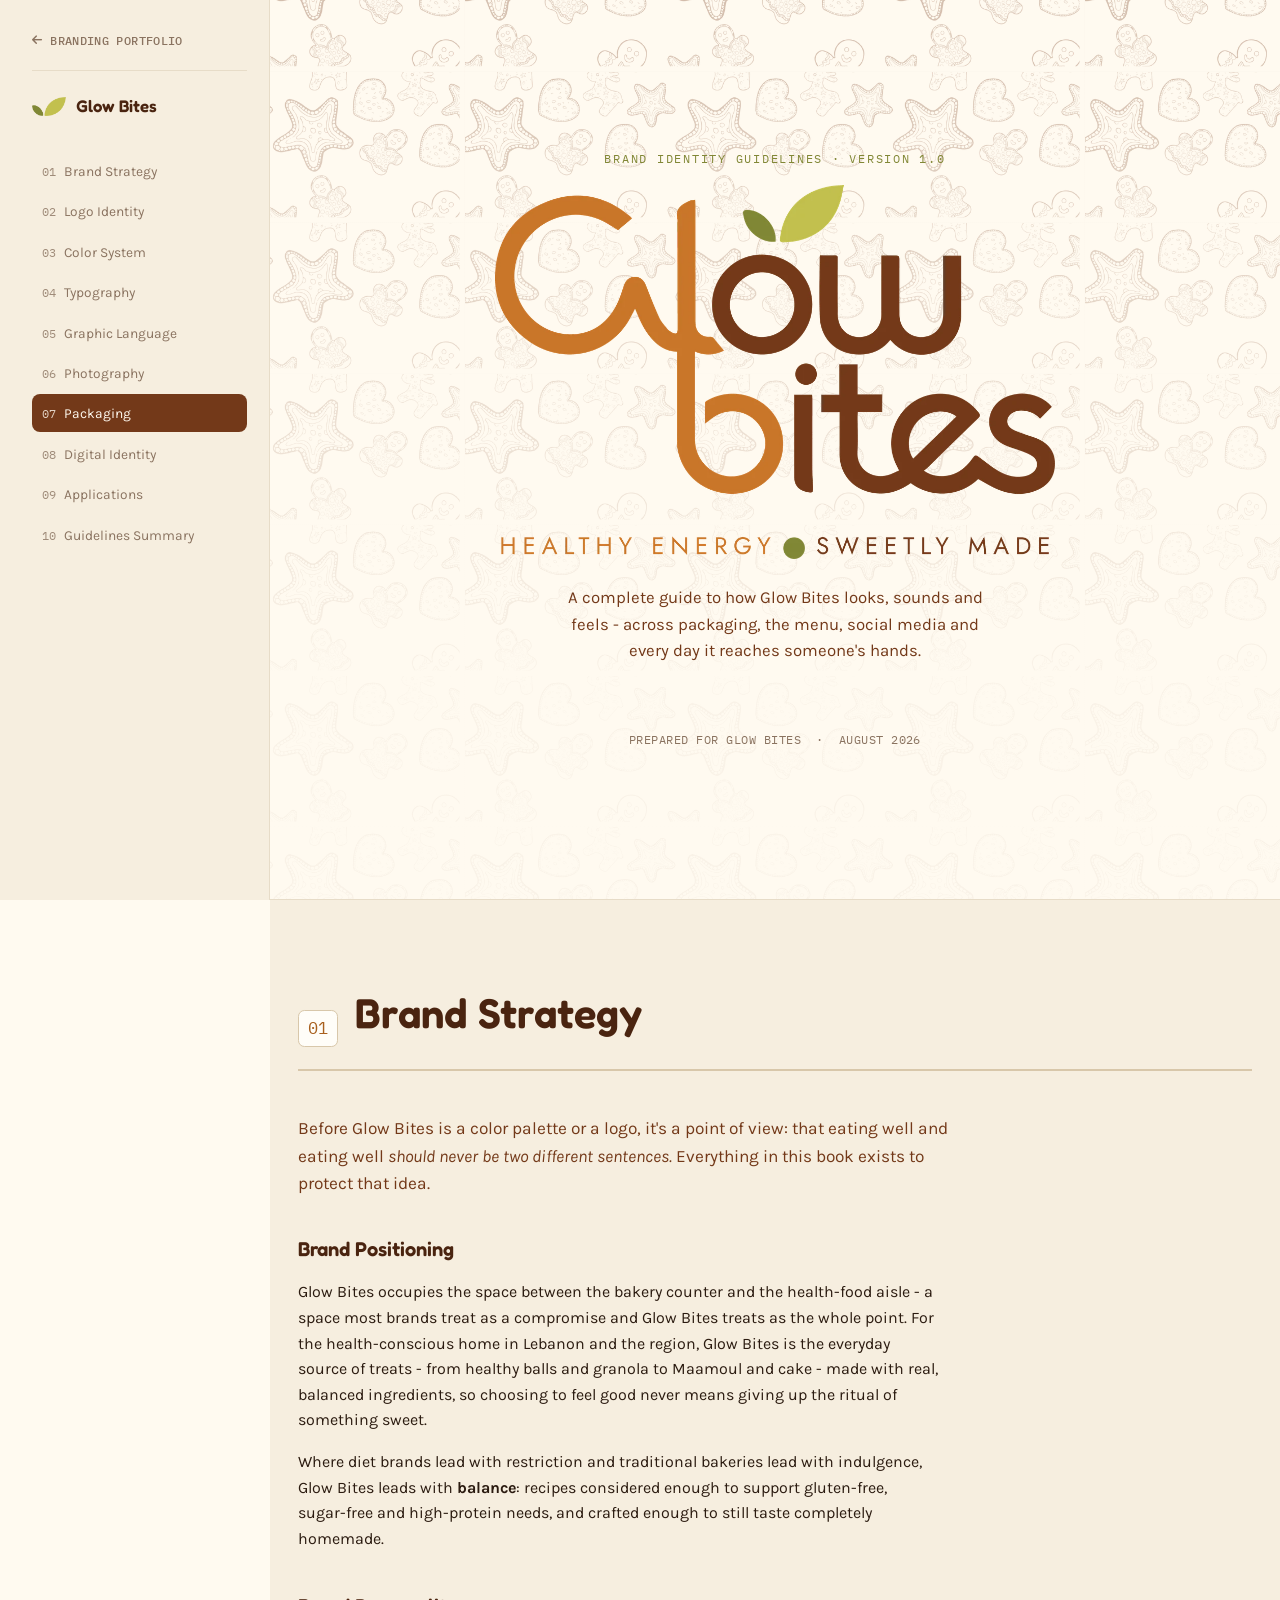
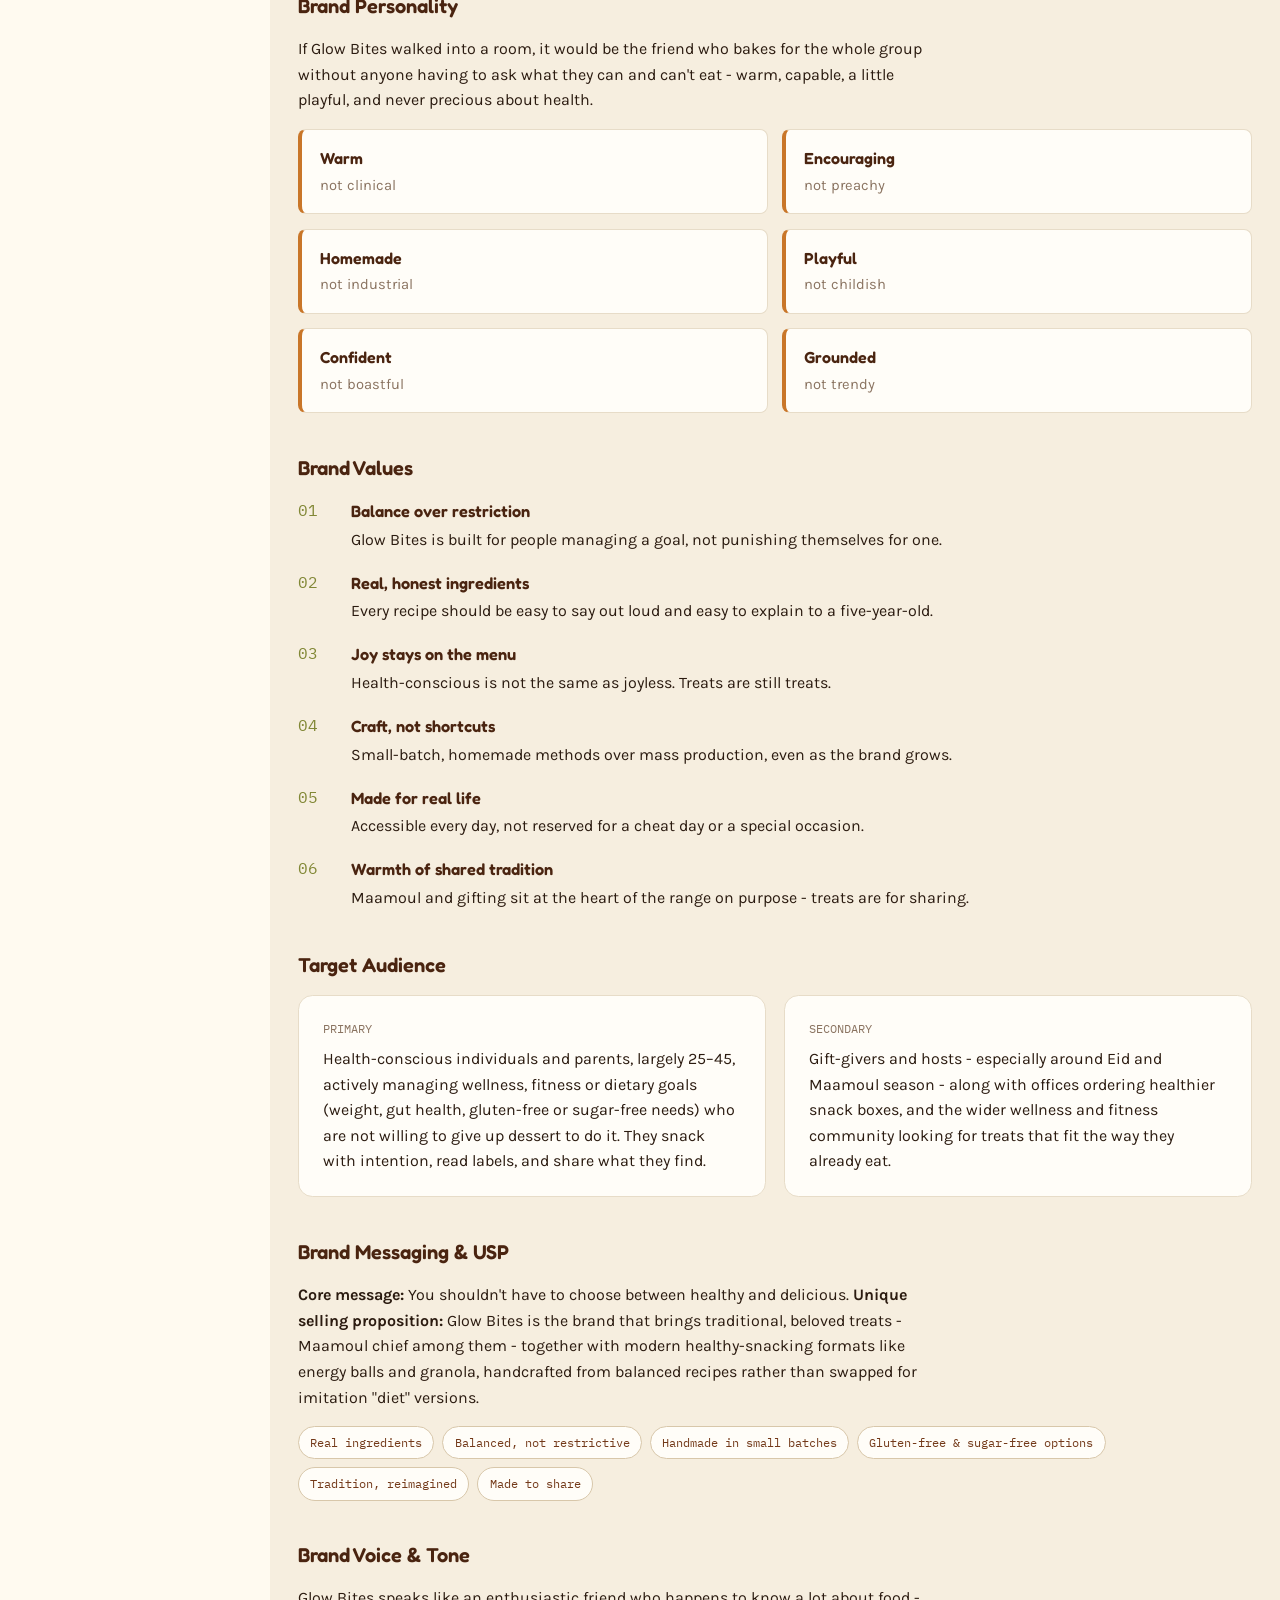
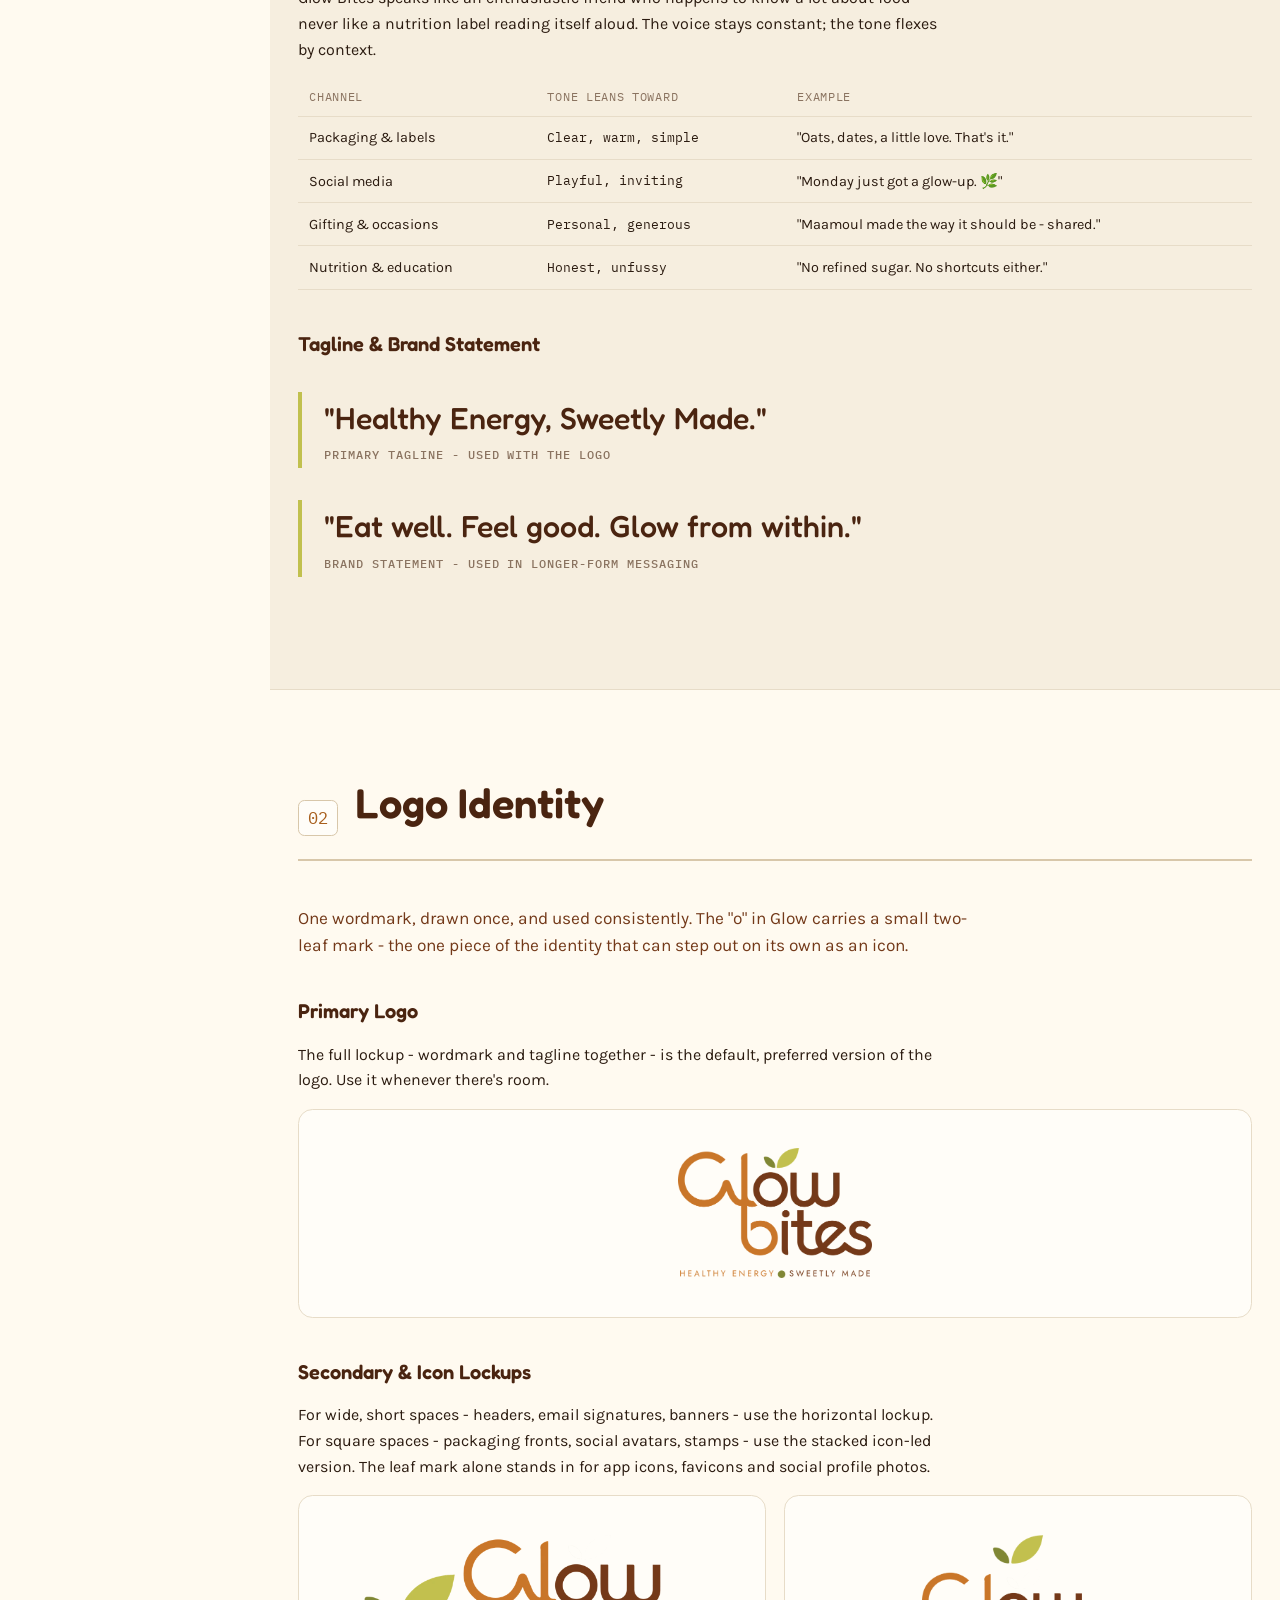
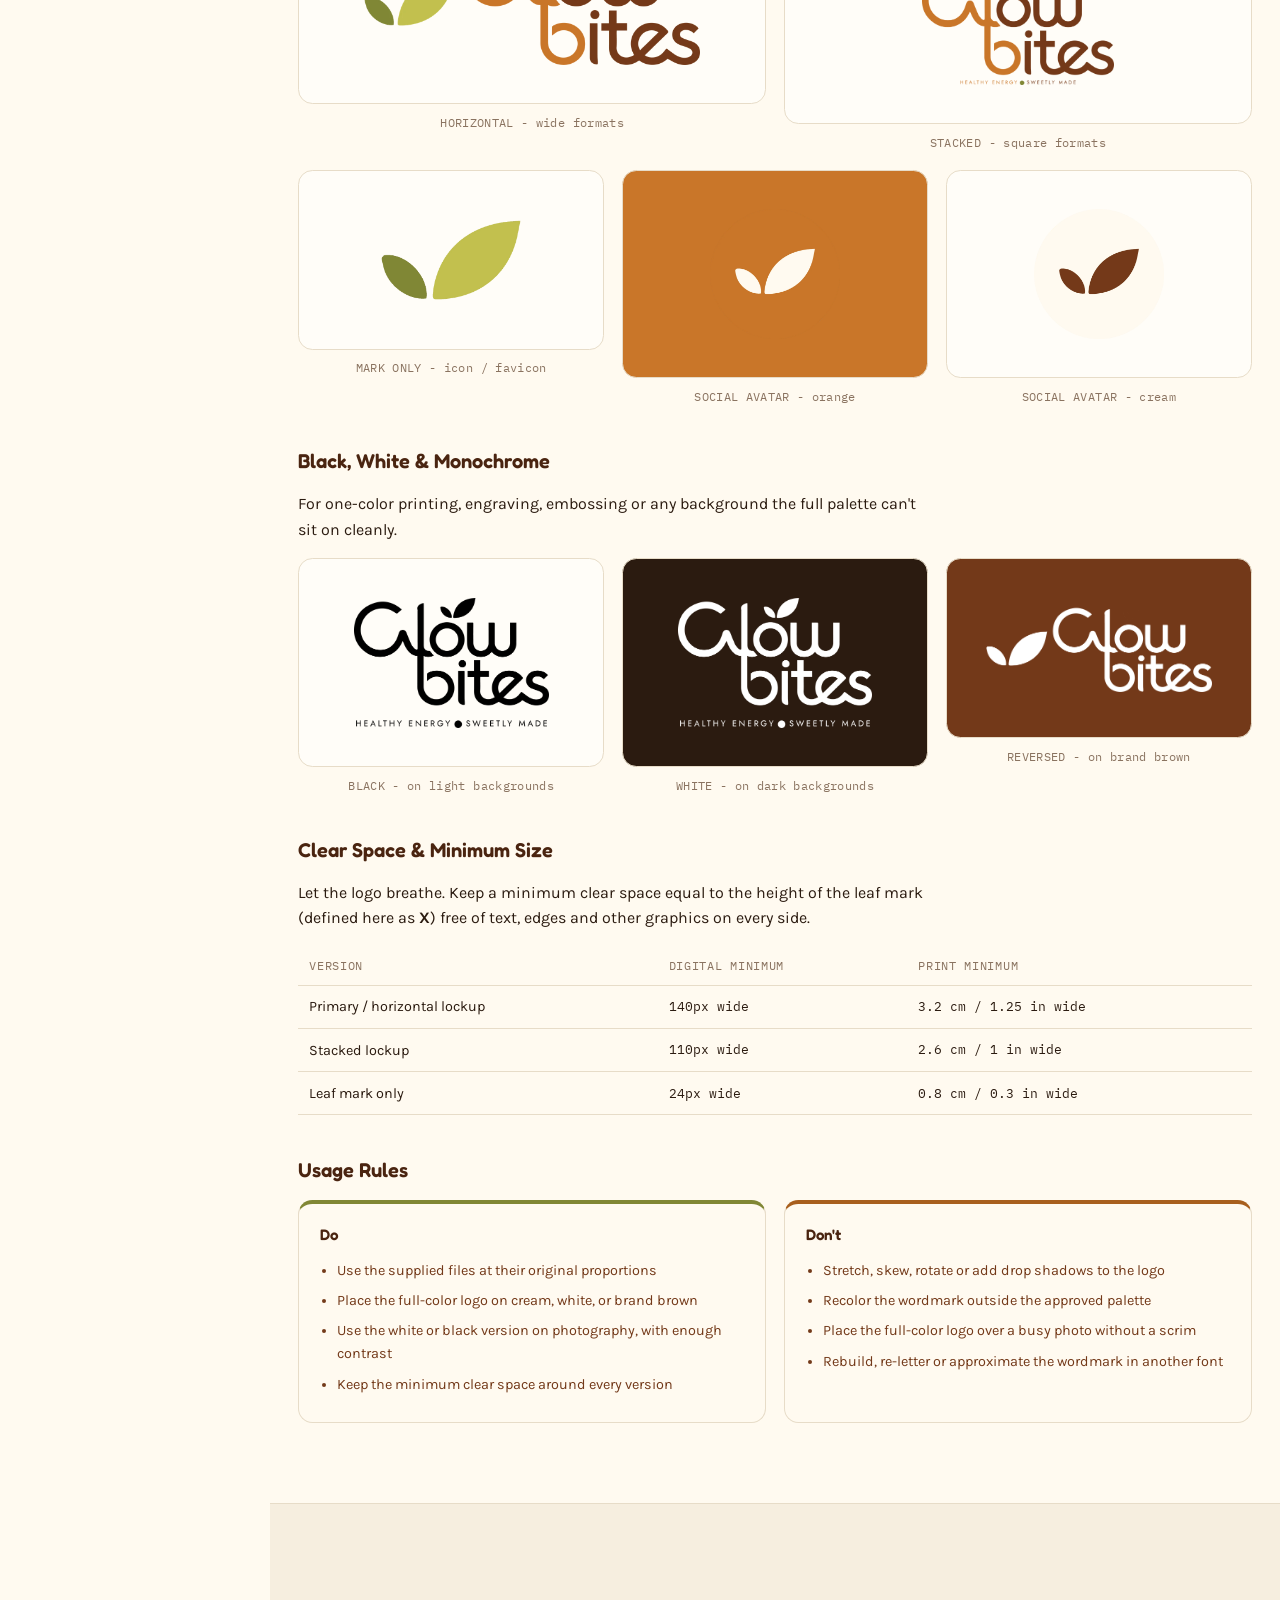
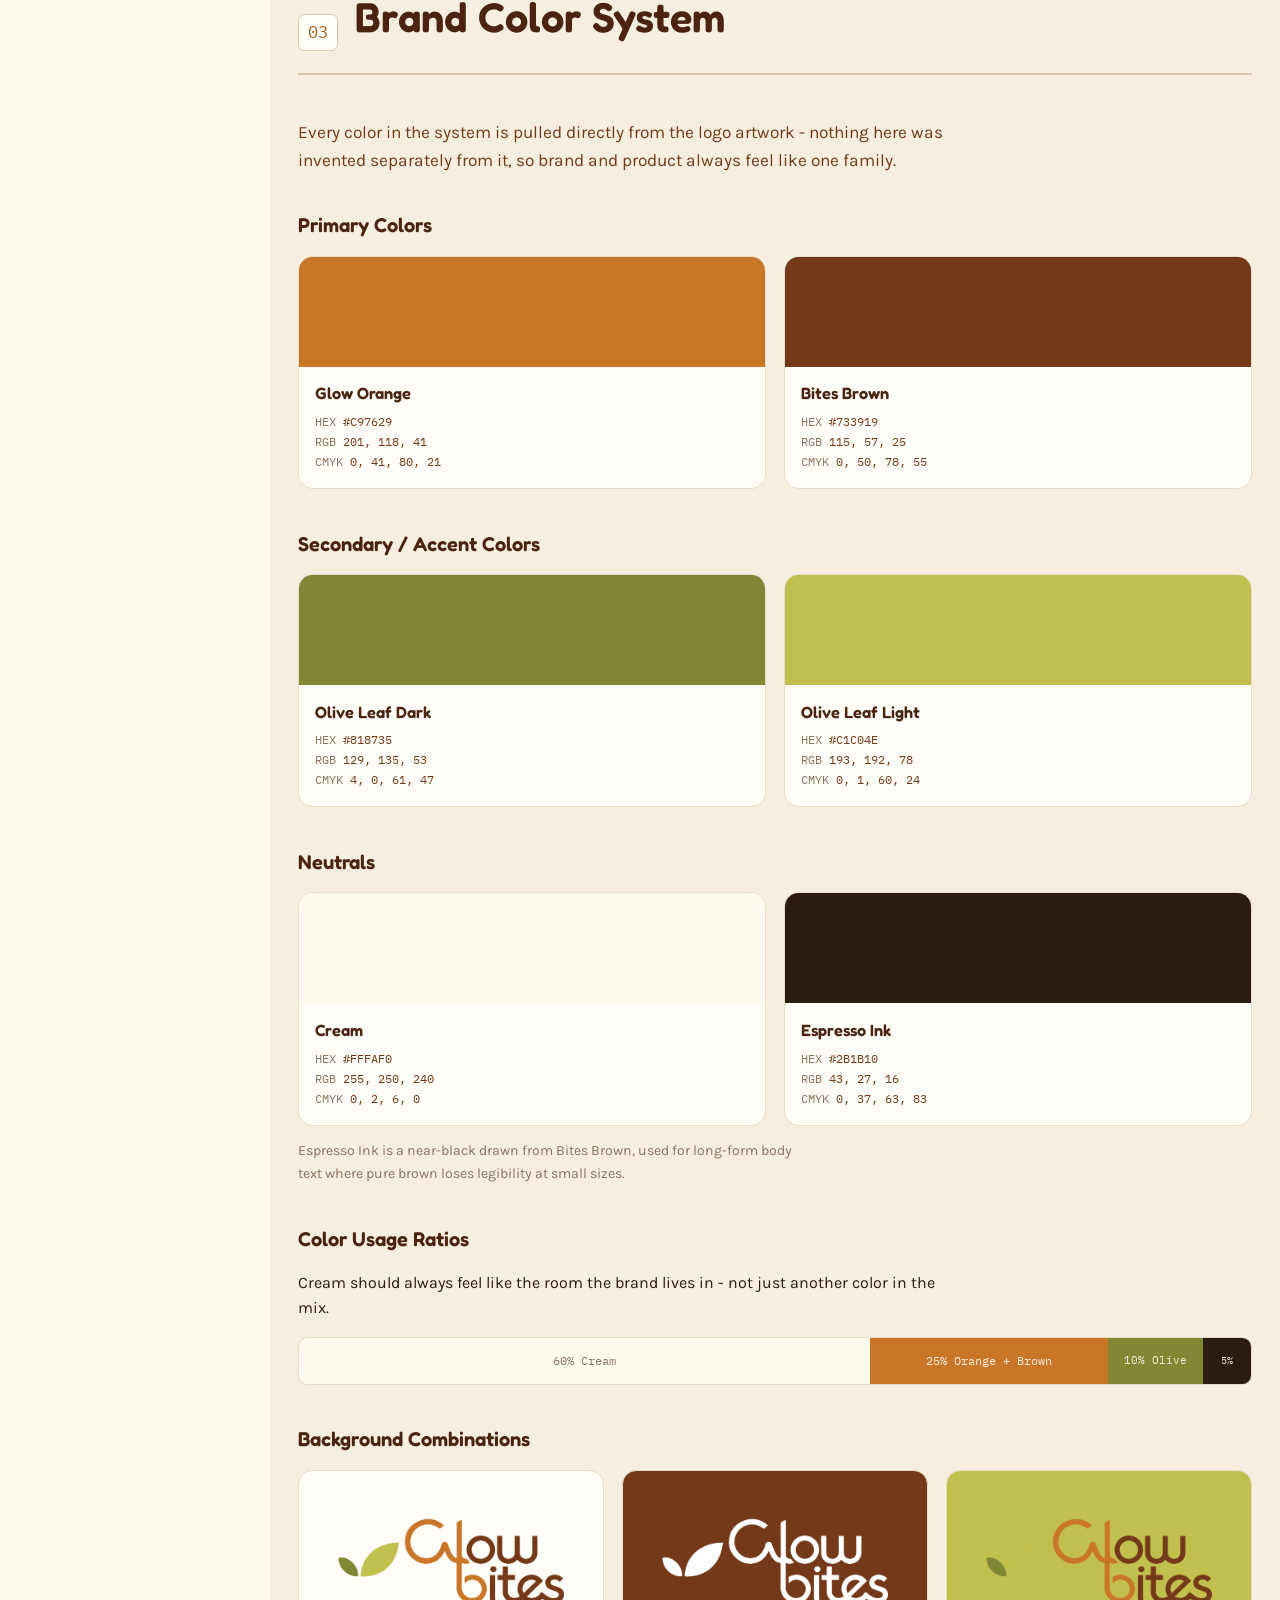
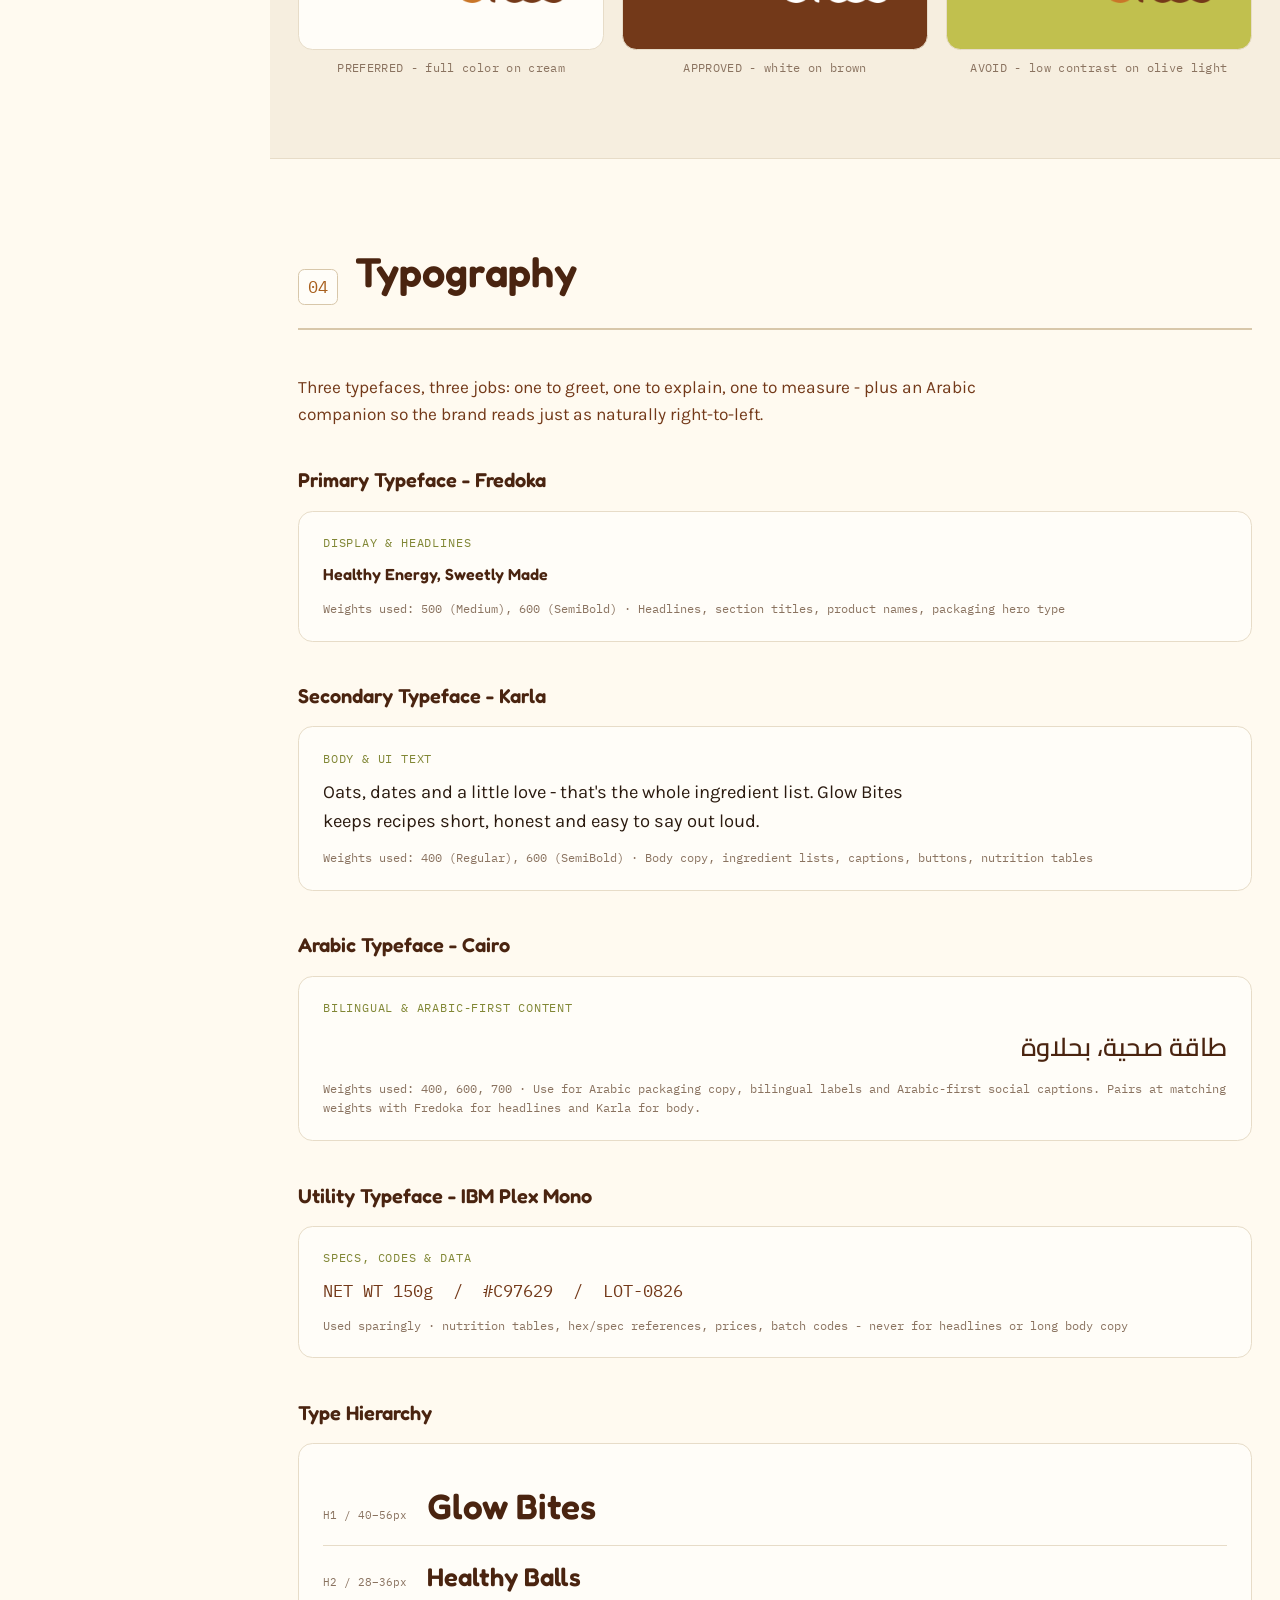
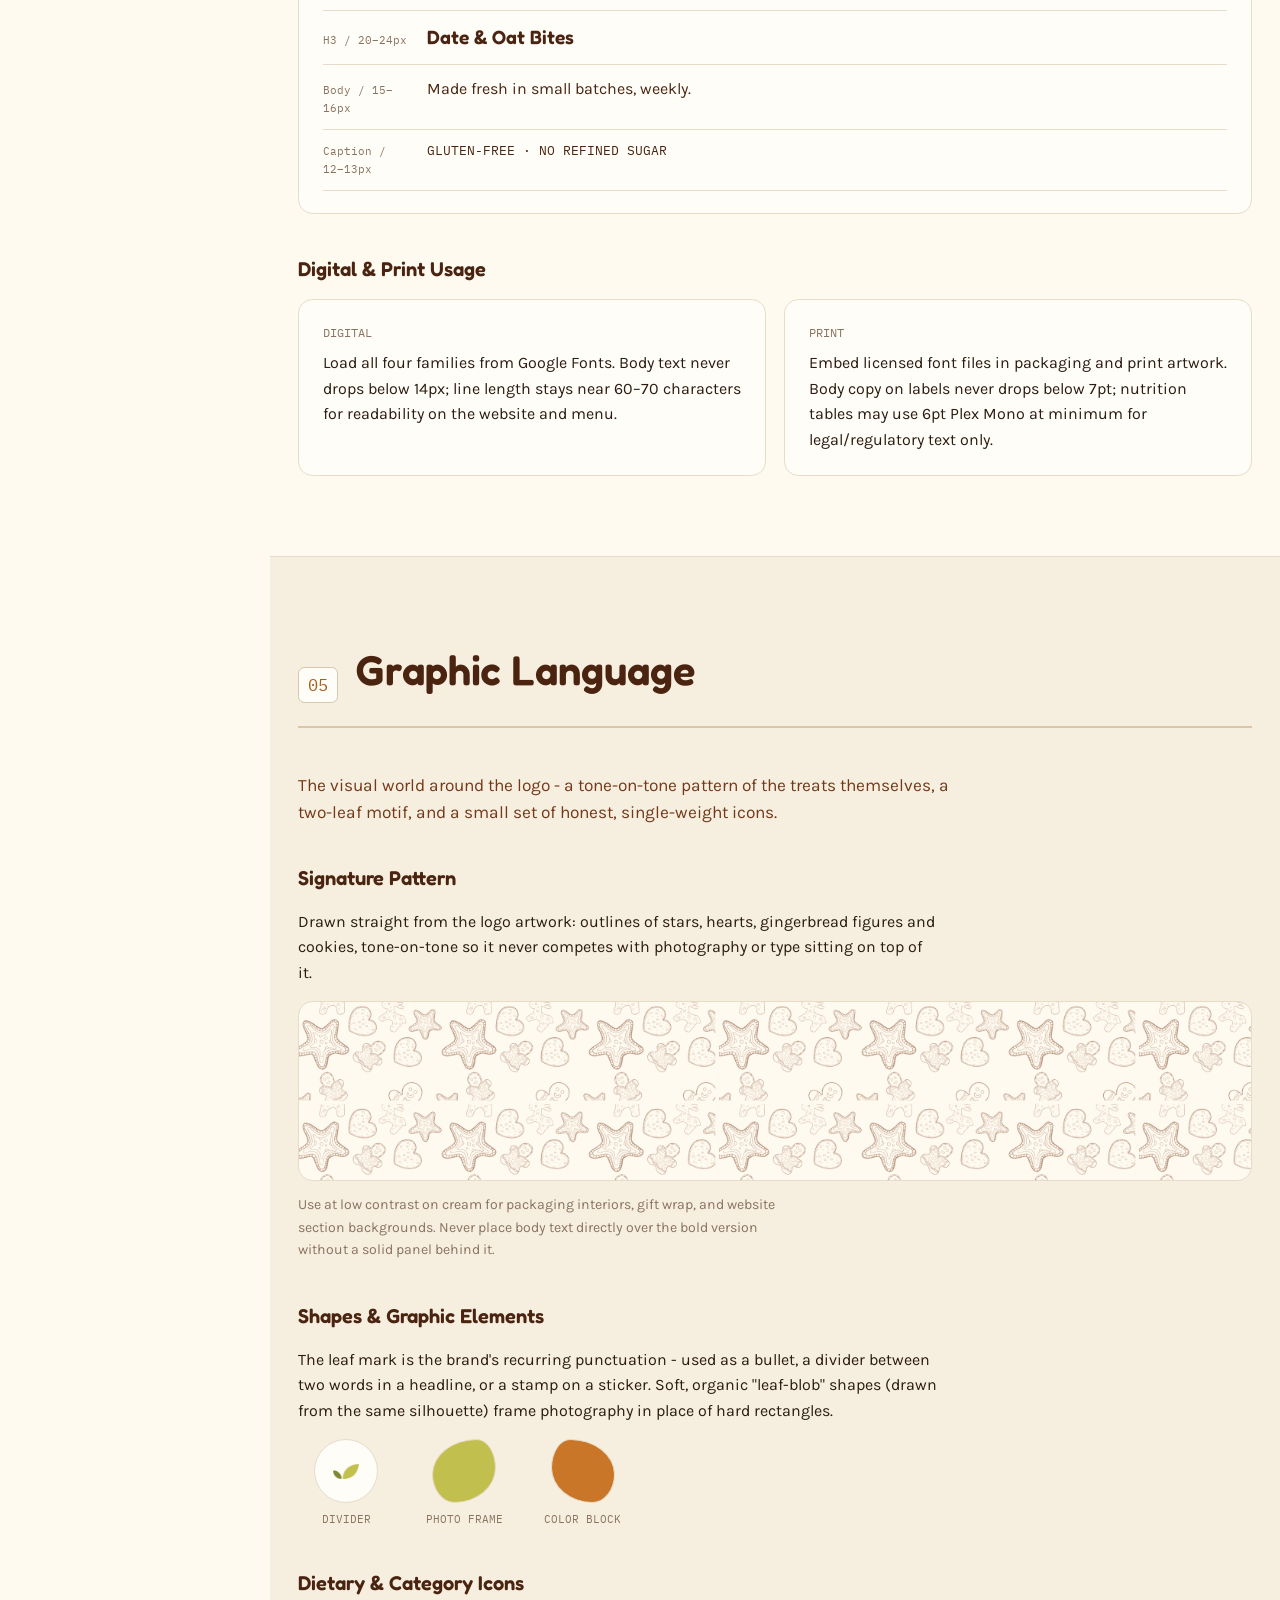
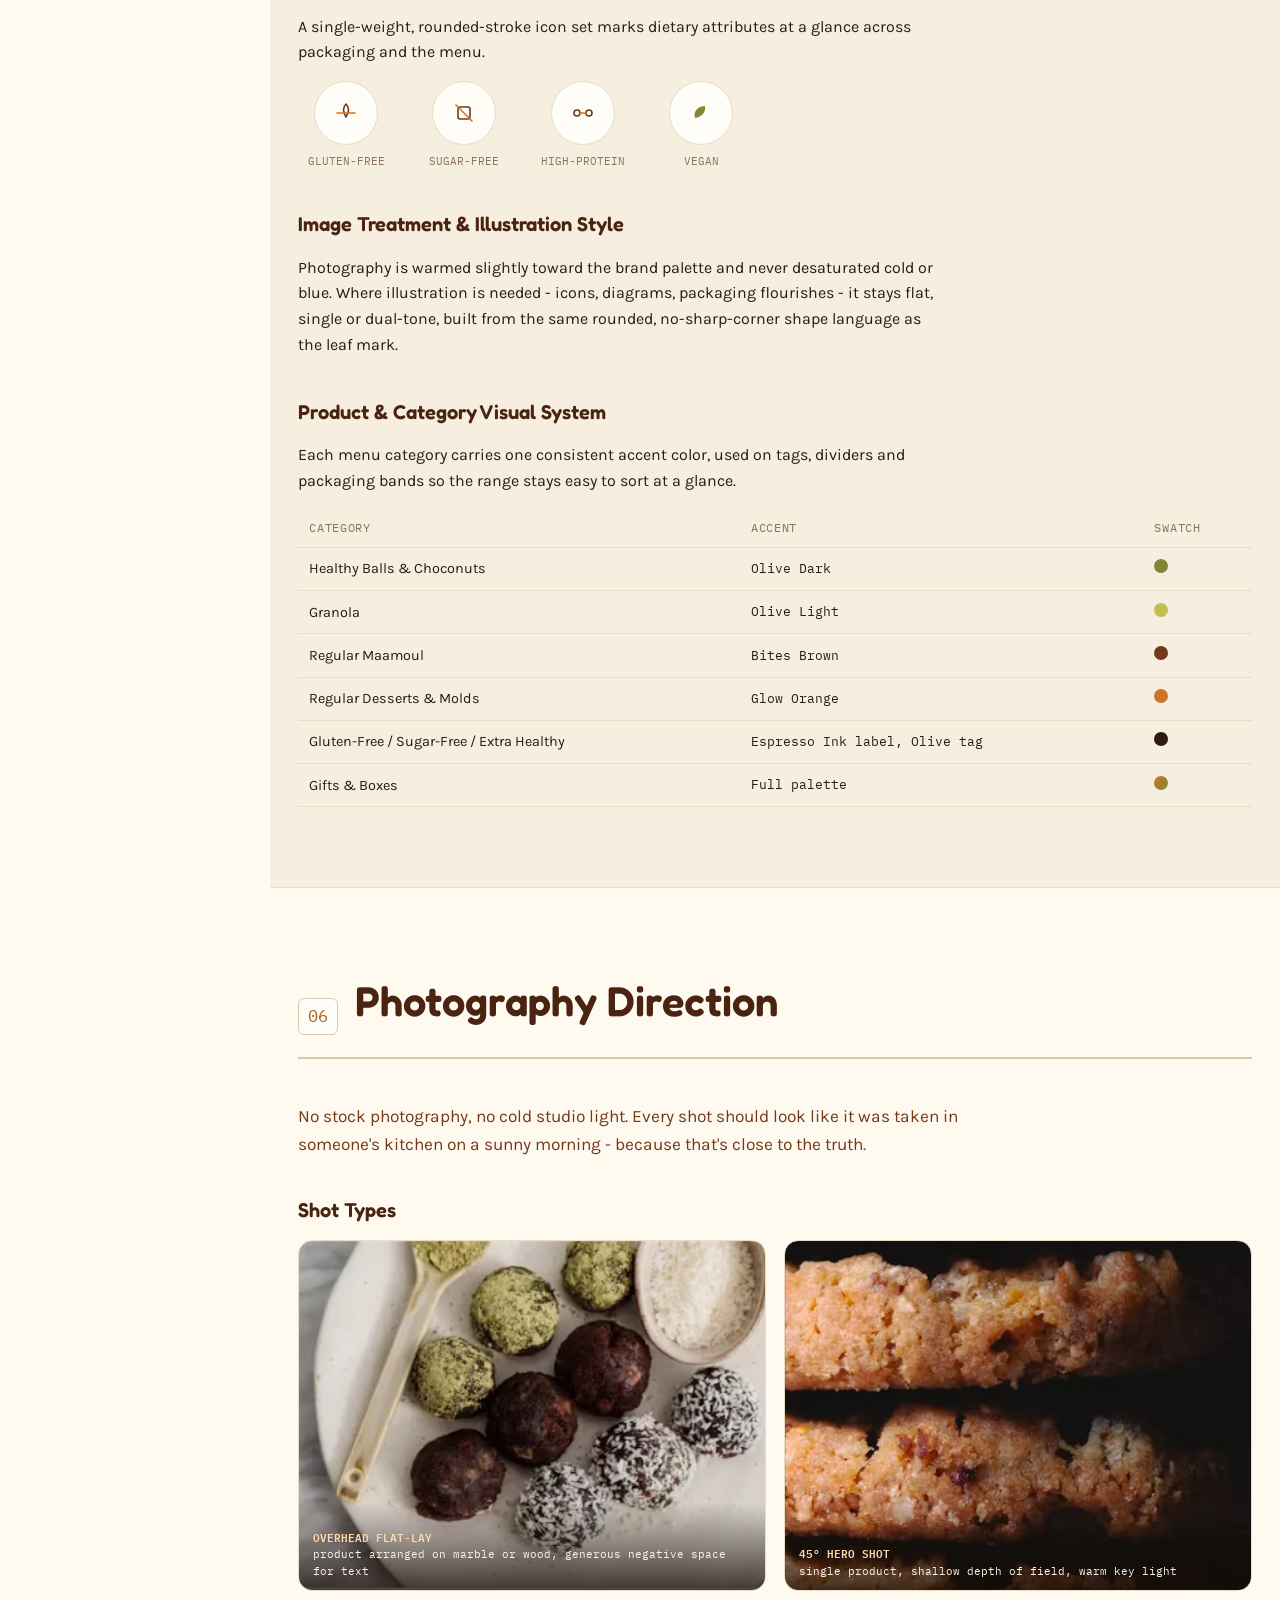
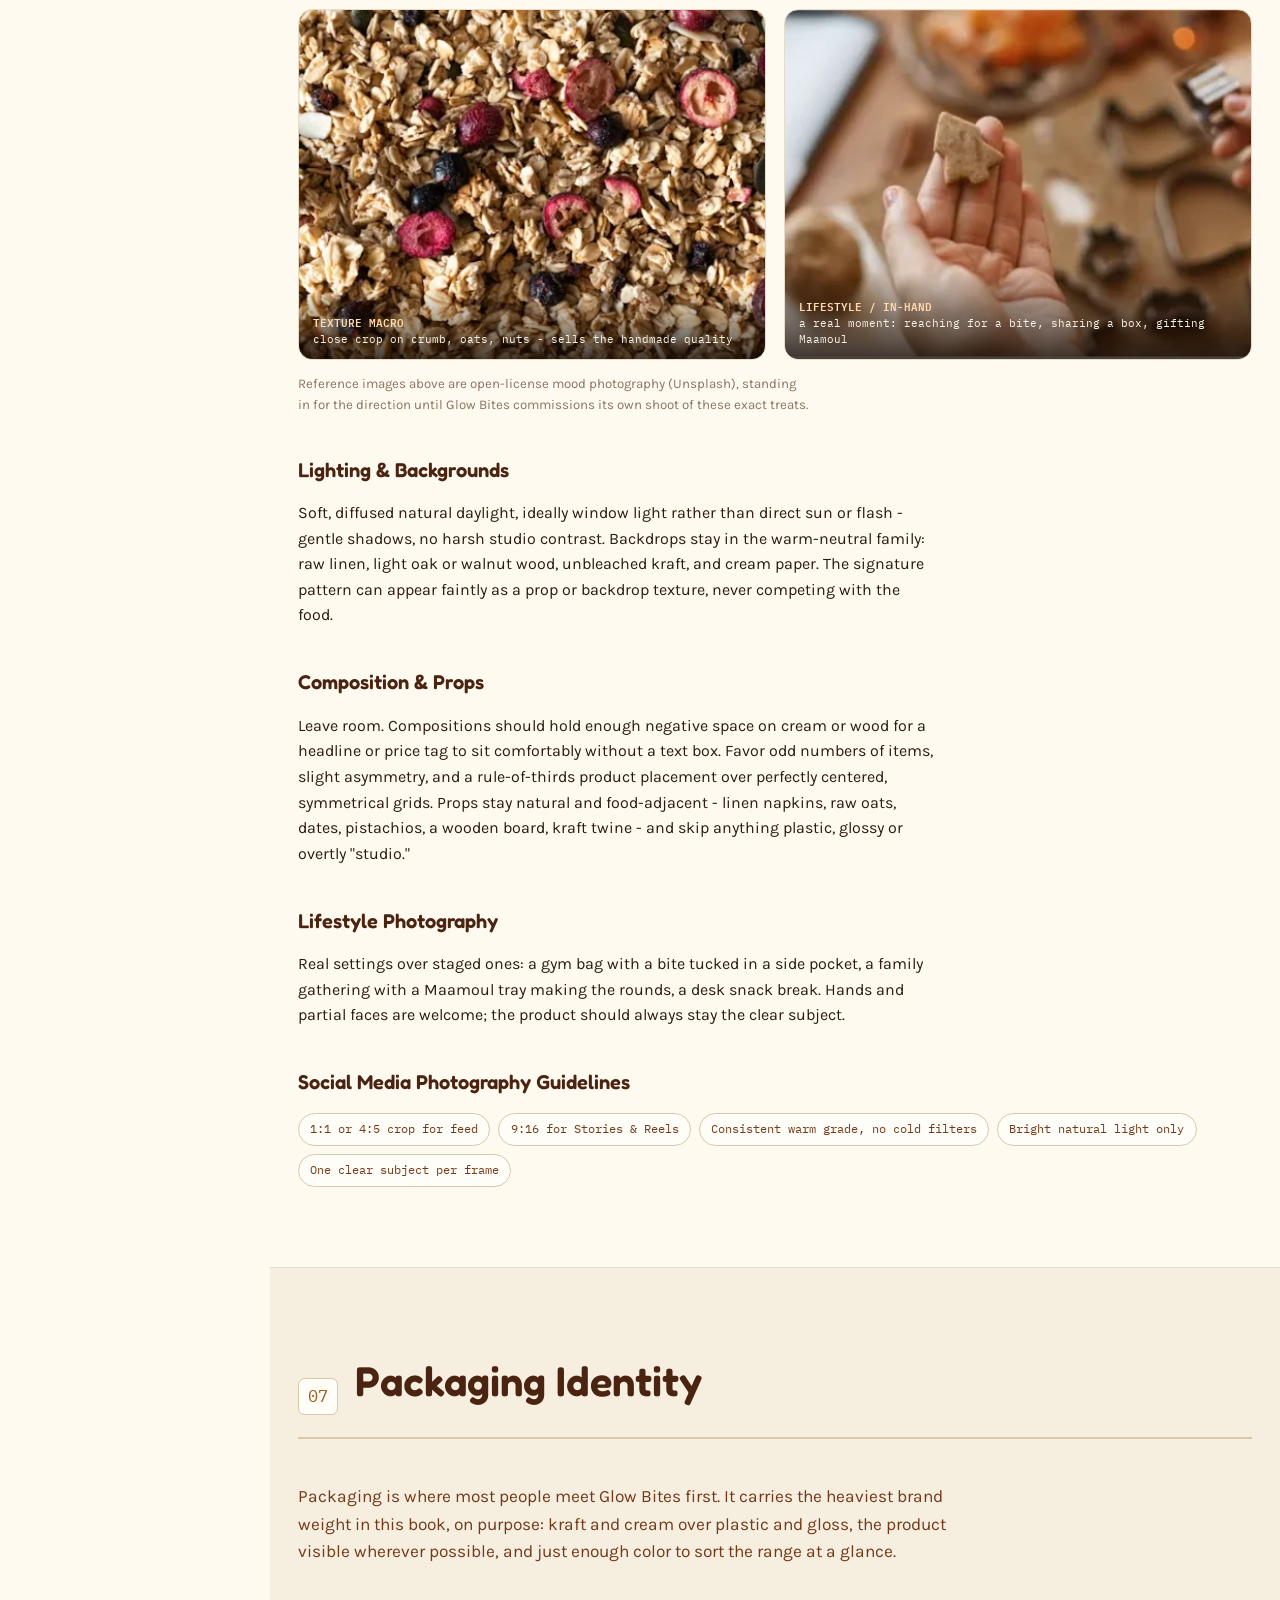
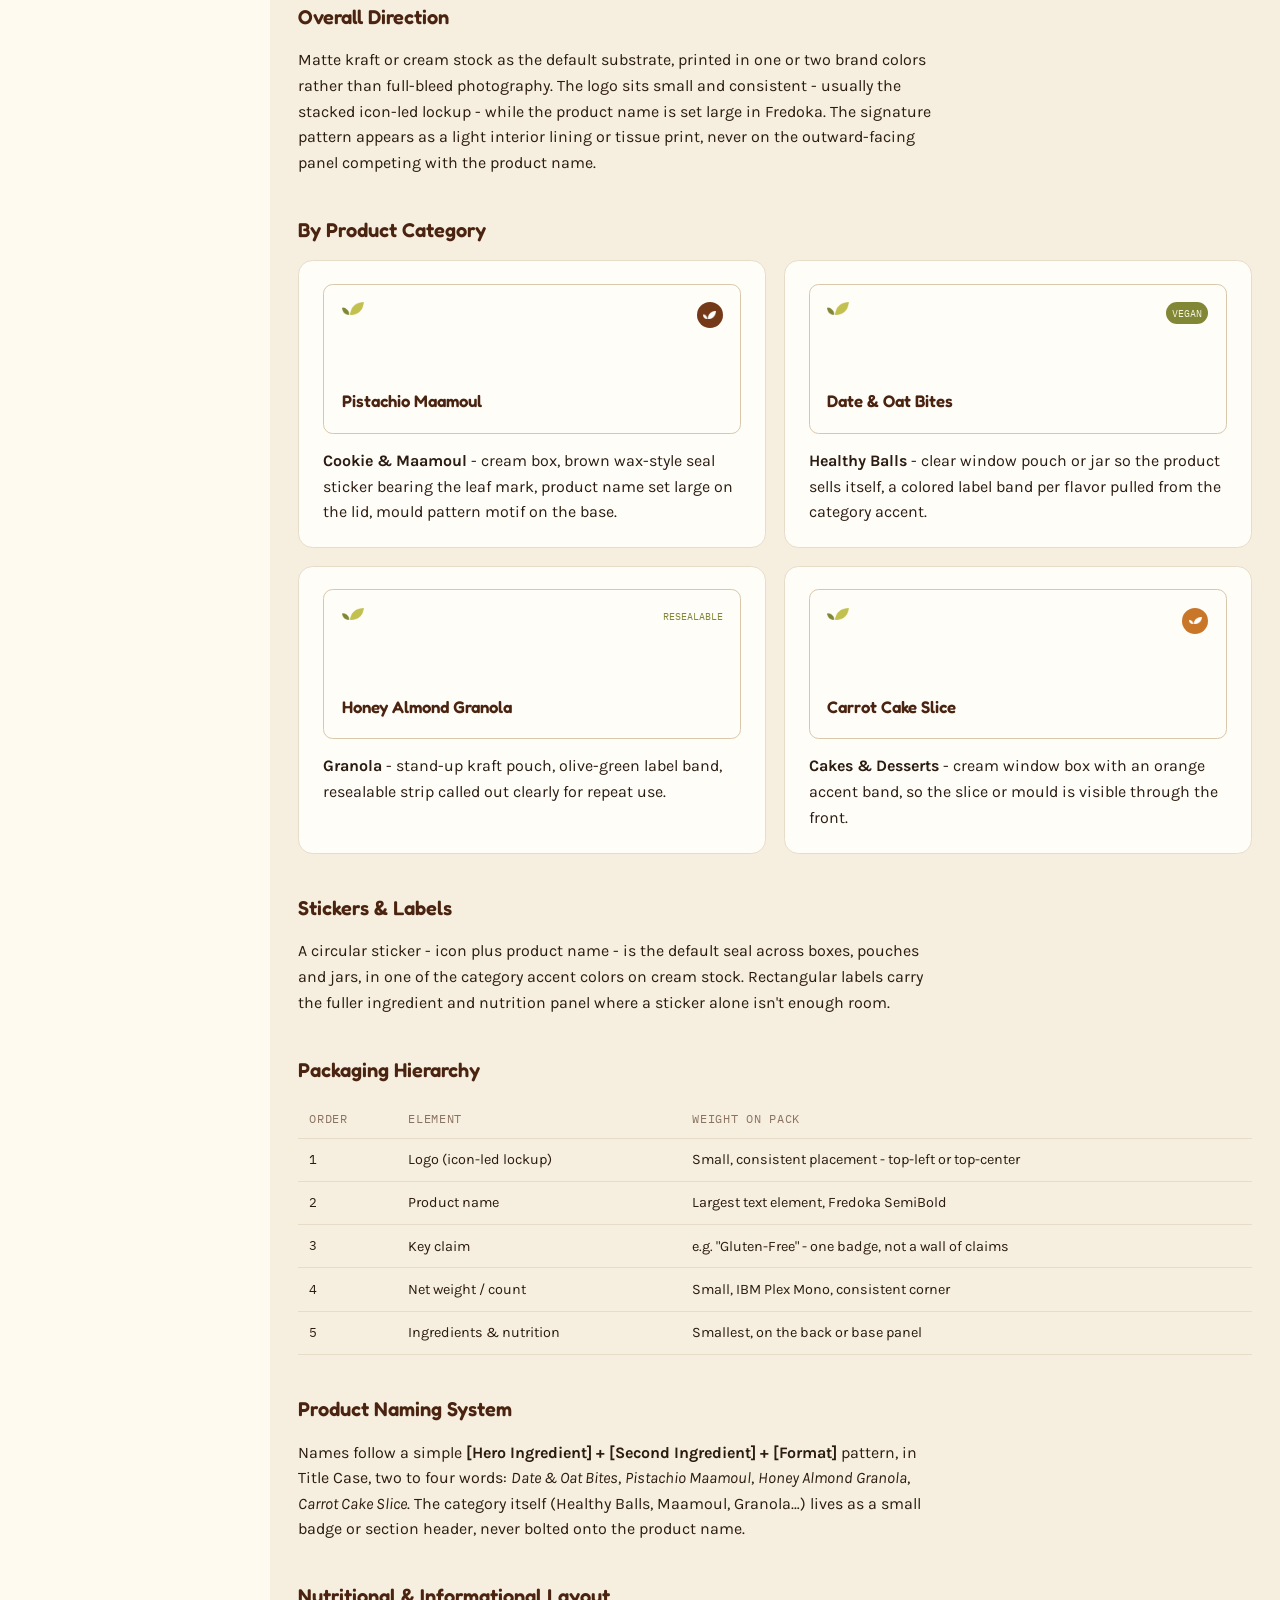
<file: glowbites/index.html>
<!doctype html>
<html lang="en">
<head>
<meta charset="UTF-8">
<meta name="viewport" content="width=device-width, initial-scale=1.0">
<title>Glow Bites Brand Book</title>
<link rel="preconnect" href="https://fonts.googleapis.com">
<link rel="stylesheet" href="https://fonts.googleapis.com/css2?family=Fredoka:wght@400;500;600;700&family=Karla:ital,wght@0,400;0,500;0,600;0,700;1,400&family=IBM+Plex+Mono:wght@400;500&family=Cairo:wght@400;600;700&display=swap">
<link rel="stylesheet" href="https://cdnjs.cloudflare.com/ajax/libs/font-awesome/6.5.2/css/all.min.css">
<link rel="stylesheet" href="style.css">
</head>
<body>


<div class="shell">
  <nav class="toc" aria-label="Table of contents">
    <a class="toc-hub-link" href="https://branding.colartdigitalmarketingagency.com/"><i class="fa-solid fa-arrow-left" aria-hidden="true"></i> Branding Portfolio</a>
    <a class="toc-brand" href="#cover"><img src="assets/icon_leaf_only.webp" alt=""><span>Glow Bites</span></a>
    <ul class="toc-list" id="tocList">
      <li><a class="toc-link" href="#s1"><span class="n">01</span><span>Brand Strategy</span></a></li>
      <li><a class="toc-link" href="#s2"><span class="n">02</span><span>Logo Identity</span></a></li>
      <li><a class="toc-link" href="#s3"><span class="n">03</span><span>Color System</span></a></li>
      <li><a class="toc-link" href="#s4"><span class="n">04</span><span>Typography</span></a></li>
      <li><a class="toc-link" href="#s5"><span class="n">05</span><span>Graphic Language</span></a></li>
      <li><a class="toc-link" href="#s6"><span class="n">06</span><span>Photography</span></a></li>
      <li><a class="toc-link" href="#s7"><span class="n">07</span><span>Packaging</span></a></li>
      <li><a class="toc-link" href="#s8"><span class="n">08</span><span>Digital Identity</span></a></li>
      <li><a class="toc-link" href="#s9"><span class="n">09</span><span>Applications</span></a></li>
      <li><a class="toc-link" href="#s10"><span class="n">10</span><span>Guidelines Summary</span></a></li>
    </ul>
  </nav>

  <main>
    <section class="cover" id="cover">
      <div class="kicker">Brand Identity Guidelines &middot; Version 1.0</div>
      <img class="cover-logo" src="assets/primary_full.webp" alt="Glow Bites logo">
      <p class="cover-sub">A complete guide to how Glow Bites looks, sounds and feels - across packaging, the menu, social media and every day it reaches someone's hands.</p>
      <div class="cover-meta">PREPARED FOR GLOW BITES &nbsp;&middot;&nbsp; AUGUST 2026</div>
    </section>

    <section class="chapter" id="s1">
      <div class="chapter-inner">
        <div class="chapter-head"><span class="num">01</span><h2>Brand Strategy</h2></div>
        <p class="chapter-lede">Before Glow Bites is a color palette or a logo, it's a point of view: that eating well and eating well <em>should never be two different sentences.</em> Everything in this book exists to protect that idea.</p>

        <h3 class="sub">Brand Positioning</h3>
        <p>Glow Bites occupies the space between the bakery counter and the health-food aisle - a space most brands treat as a compromise and Glow Bites treats as the whole point. For the health-conscious home in Lebanon and the region, Glow Bites is the everyday source of treats - from healthy balls and granola to Maamoul and cake - made with real, balanced ingredients, so choosing to feel good never means giving up the ritual of something sweet.</p>
        <p>Where diet brands lead with restriction and traditional bakeries lead with indulgence, Glow Bites leads with <strong>balance</strong>: recipes considered enough to support gluten-free, sugar-free and high-protein needs, and crafted enough to still taste completely homemade.</p>

        <h3 class="sub">Brand Personality</h3>
        <p>If Glow Bites walked into a room, it would be the friend who bakes for the whole group without anyone having to ask what they can and can't eat - warm, capable, a little playful, and never precious about health.</p>
        <div class="trait-grid">
          <div class="trait"><span class="yes">Warm</span><br><span class="no">not clinical</span></div>
          <div class="trait"><span class="yes">Encouraging</span><br><span class="no">not preachy</span></div>
          <div class="trait"><span class="yes">Homemade</span><br><span class="no">not industrial</span></div>
          <div class="trait"><span class="yes">Playful</span><br><span class="no">not childish</span></div>
          <div class="trait"><span class="yes">Confident</span><br><span class="no">not boastful</span></div>
          <div class="trait"><span class="yes">Grounded</span><br><span class="no">not trendy</span></div>
        </div>

        <h3 class="sub">Brand Values</h3>
        <ul class="value-list">
          <li><span class="vnum">01</span><div><strong>Balance over restriction</strong>Glow Bites is built for people managing a goal, not punishing themselves for one.</div></li>
          <li><span class="vnum">02</span><div><strong>Real, honest ingredients</strong>Every recipe should be easy to say out loud and easy to explain to a five-year-old.</div></li>
          <li><span class="vnum">03</span><div><strong>Joy stays on the menu</strong>Health-conscious is not the same as joyless. Treats are still treats.</div></li>
          <li><span class="vnum">04</span><div><strong>Craft, not shortcuts</strong>Small-batch, homemade methods over mass production, even as the brand grows.</div></li>
          <li><span class="vnum">05</span><div><strong>Made for real life</strong>Accessible every day, not reserved for a cheat day or a special occasion.</div></li>
          <li><span class="vnum">06</span><div><strong>Warmth of shared tradition</strong>Maamoul and gifting sit at the heart of the range on purpose - treats are for sharing.</div></li>
        </ul>

        <h3 class="sub">Target Audience</h3>
        <div class="grid grid-2">
          <div class="card">
            <div class="type-meta" style="margin-top:0;margin-bottom:.5rem;">PRIMARY</div>
            <p>Health-conscious individuals and parents, largely 25&ndash;45, actively managing wellness, fitness or dietary goals (weight, gut health, gluten-free or sugar-free needs) who are not willing to give up dessert to do it. They snack with intention, read labels, and share what they find.</p>
          </div>
          <div class="card">
            <div class="type-meta" style="margin-top:0;margin-bottom:.5rem;">SECONDARY</div>
            <p>Gift-givers and hosts - especially around Eid and Maamoul season - along with offices ordering healthier snack boxes, and the wider wellness and fitness community looking for treats that fit the way they already eat.</p>
          </div>
        </div>

        <h3 class="sub">Brand Messaging &amp; USP</h3>
        <p><strong>Core message:</strong> You shouldn't have to choose between healthy and delicious. <strong>Unique selling proposition:</strong> Glow Bites is the brand that brings traditional, beloved treats - Maamoul chief among them - together with modern healthy-snacking formats like energy balls and granola, handcrafted from balanced recipes rather than swapped for imitation "diet" versions.</p>
        <ul class="pill-list">
          <li class="pill">Real ingredients</li>
          <li class="pill">Balanced, not restrictive</li>
          <li class="pill">Handmade in small batches</li>
          <li class="pill">Gluten-free &amp; sugar-free options</li>
          <li class="pill">Tradition, reimagined</li>
          <li class="pill">Made to share</li>
        </ul>

        <h3 class="sub">Brand Voice &amp; Tone</h3>
        <p>Glow Bites speaks like an enthusiastic friend who happens to know a lot about food - never like a nutrition label reading itself aloud. The voice stays constant; the tone flexes by context.</p>
        <div class="table-scroll">
        <table class="spec">
          <thead><tr><th>Channel</th><th>Tone leans toward</th><th>Example</th></tr></thead>
          <tbody>
            <tr><td>Packaging &amp; labels</td><td class="mono">Clear, warm, simple</td><td>"Oats, dates, a little love. That's it."</td></tr>
            <tr><td>Social media</td><td class="mono">Playful, inviting</td><td>"Monday just got a glow-up. 🌿"</td></tr>
            <tr><td>Gifting &amp; occasions</td><td class="mono">Personal, generous</td><td>"Maamoul made the way it should be - shared."</td></tr>
            <tr><td>Nutrition &amp; education</td><td class="mono">Honest, unfussy</td><td>"No refined sugar. No shortcuts either."</td></tr>
          </tbody>
        </table>
        </div>

        <h3 class="sub">Tagline &amp; Brand Statement</h3>
        <blockquote class="statement">"Healthy Energy, Sweetly Made."<cite>Primary tagline - used with the logo</cite></blockquote>
        <blockquote class="statement">"Eat well. Feel good. Glow from within."<cite>Brand statement - used in longer-form messaging</cite></blockquote>
      </div>
    </section>

    <section class="chapter" id="s2">
      <div class="chapter-inner">
        <div class="chapter-head"><span class="num">02</span><h2>Logo Identity</h2></div>
        <p class="chapter-lede">One wordmark, drawn once, and used consistently. The "o" in Glow carries a small two-leaf mark - the one piece of the identity that can step out on its own as an icon.</p>

        <h3 class="sub">Primary Logo</h3>
        <p>The full lockup - wordmark and tagline together - is the default, preferred version of the logo. Use it whenever there's room.</p>
        <div class="logo-tile on-cream"><img src="assets/primary_full.webp" alt="Glow Bites primary logo, full color"></div>

        <h3 class="sub">Secondary &amp; Icon Lockups</h3>
        <p>For wide, short spaces - headers, email signatures, banners - use the horizontal lockup. For square spaces - packaging fronts, social avatars, stamps - use the stacked icon-led version. The leaf mark alone stands in for app icons, favicons and social profile photos.</p>
        <div class="grid grid-2">
          <div class="tile-wrap"><div class="logo-tile on-cream"><img src="assets/lockup_horizontal.webp" alt="Glow Bites horizontal lockup"></div><div class="tile-label">HORIZONTAL - wide formats</div></div>
          <div class="tile-wrap"><div class="logo-tile on-cream"><img src="assets/lockup_stacked_icon_top.webp" alt="Glow Bites stacked icon-led lockup" style="max-height:150px;"></div><div class="tile-label">STACKED - square formats</div></div>
        </div>
        <div class="grid grid-3" style="margin-top:1.1rem;">
          <div class="tile-wrap"><div class="logo-tile on-cream"><img src="assets/icon_leaf_only.webp" alt="Glow Bites leaf mark" style="max-height:80px;"></div><div class="tile-label">MARK ONLY - icon / favicon</div></div>
          <div class="tile-wrap"><div class="logo-tile on-orange" style="background:var(--orange);"><img src="assets/avatar_icon_circle_orange.webp" alt="Glow Bites social avatar on orange" style="max-height:130px;"></div><div class="tile-label">SOCIAL AVATAR - orange</div></div>
          <div class="tile-wrap"><div class="logo-tile on-cream"><img src="assets/avatar_icon_circle_cream.webp" alt="Glow Bites social avatar on cream" style="max-height:130px;"></div><div class="tile-label">SOCIAL AVATAR - cream</div></div>
        </div>

        <h3 class="sub">Black, White &amp; Monochrome</h3>
        <p>For one-color printing, engraving, embossing or any background the full palette can't sit on cleanly.</p>
        <div class="grid grid-3">
          <div class="tile-wrap"><div class="logo-tile on-cream"><img src="assets/primary_full_BLACK.webp" alt="Glow Bites logo in solid black"></div><div class="tile-label">BLACK - on light backgrounds</div></div>
          <div class="tile-wrap"><div class="logo-tile on-espresso"><img src="assets/primary_full_WHITE.webp" alt="Glow Bites logo in solid white"></div><div class="tile-label">WHITE - on dark backgrounds</div></div>
          <div class="tile-wrap"><div class="logo-tile on-brown"><img src="assets/lockup_horizontal_WHITE.webp" alt="Glow Bites horizontal logo in white on brown"></div><div class="tile-label">REVERSED - on brand brown</div></div>
        </div>

        <h3 class="sub">Clear Space &amp; Minimum Size</h3>
        <p>Let the logo breathe. Keep a minimum clear space equal to the height of the leaf mark (defined here as <strong>X</strong>) free of text, edges and other graphics on every side.</p>
        <div class="table-scroll">
        <table class="spec">
          <thead><tr><th>Version</th><th>Digital minimum</th><th>Print minimum</th></tr></thead>
          <tbody>
            <tr><td>Primary / horizontal lockup</td><td class="mono">140px wide</td><td class="mono">3.2 cm / 1.25 in wide</td></tr>
            <tr><td>Stacked lockup</td><td class="mono">110px wide</td><td class="mono">2.6 cm / 1 in wide</td></tr>
            <tr><td>Leaf mark only</td><td class="mono">24px wide</td><td class="mono">0.8 cm / 0.3 in wide</td></tr>
          </tbody>
        </table>
        </div>

        <h3 class="sub">Usage Rules</h3>
        <div class="dd-grid">
          <div class="dd do">
            <h4>Do</h4>
            <ul>
              <li>Use the supplied files at their original proportions</li>
              <li>Place the full-color logo on cream, white, or brand brown</li>
              <li>Use the white or black version on photography, with enough contrast</li>
              <li>Keep the minimum clear space around every version</li>
            </ul>
          </div>
          <div class="dd dont">
            <h4>Don't</h4>
            <ul>
              <li>Stretch, skew, rotate or add drop shadows to the logo</li>
              <li>Recolor the wordmark outside the approved palette</li>
              <li>Place the full-color logo over a busy photo without a scrim</li>
              <li>Rebuild, re-letter or approximate the wordmark in another font</li>
            </ul>
          </div>
        </div>
      </div>
    </section>

    <section class="chapter" id="s3">
      <div class="chapter-inner">
        <div class="chapter-head"><span class="num">03</span><h2>Brand Color System</h2></div>
        <p class="chapter-lede">Every color in the system is pulled directly from the logo artwork - nothing here was invented separately from it, so brand and product always feel like one family.</p>

        <h3 class="sub">Primary Colors</h3>
        <div class="grid grid-2">
          <div class="swatch">
            <div class="chip" style="background:#C97629;"></div>
            <div class="info"><div class="cname">Glow Orange</div><div class="code"><b>HEX</b> #C97629<br><b>RGB</b> 201, 118, 41<br><b>CMYK</b> 0, 41, 80, 21</div></div>
          </div>
          <div class="swatch">
            <div class="chip" style="background:#733919;"></div>
            <div class="info"><div class="cname">Bites Brown</div><div class="code"><b>HEX</b> #733919<br><b>RGB</b> 115, 57, 25<br><b>CMYK</b> 0, 50, 78, 55</div></div>
          </div>
        </div>

        <h3 class="sub">Secondary / Accent Colors</h3>
        <div class="grid grid-2">
          <div class="swatch">
            <div class="chip" style="background:#818735;"></div>
            <div class="info"><div class="cname">Olive Leaf Dark</div><div class="code"><b>HEX</b> #818735<br><b>RGB</b> 129, 135, 53<br><b>CMYK</b> 4, 0, 61, 47</div></div>
          </div>
          <div class="swatch">
            <div class="chip" style="background:#C1C04E;"></div>
            <div class="info"><div class="cname">Olive Leaf Light</div><div class="code"><b>HEX</b> #C1C04E<br><b>RGB</b> 193, 192, 78<br><b>CMYK</b> 0, 1, 60, 24</div></div>
          </div>
        </div>

        <h3 class="sub">Neutrals</h3>
        <div class="grid grid-2">
          <div class="swatch">
            <div class="chip" style="background:#FFFAF0;"></div>
            <div class="info"><div class="cname">Cream</div><div class="code"><b>HEX</b> #FFFAF0<br><b>RGB</b> 255, 250, 240<br><b>CMYK</b> 0, 2, 6, 0</div></div>
          </div>
          <div class="swatch">
            <div class="chip" style="background:#2B1B10;"></div>
            <div class="info"><div class="cname">Espresso Ink</div><div class="code"><b>HEX</b> #2B1B10<br><b>RGB</b> 43, 27, 16<br><b>CMYK</b> 0, 37, 63, 83</div></div>
          </div>
        </div>
        <p style="margin-top:.9rem;font-size:.88rem;color:var(--taupe);">Espresso Ink is a near-black drawn from Bites Brown, used for long-form body text where pure brown loses legibility at small sizes.</p>

        <h3 class="sub">Color Usage Ratios</h3>
        <p>Cream should always feel like the room the brand lives in - not just another color in the mix.</p>
        <div style="display:flex;height:3rem;border-radius:.6rem;overflow:hidden;border:1px solid var(--hairline);">
          <div style="flex:60;background:#FFFAF0;display:flex;align-items:center;justify-content:center;font-family:var(--font-mono);font-size:.72rem;color:var(--taupe);">60% Cream</div>
          <div style="flex:25;background:#C97629;display:flex;align-items:center;justify-content:center;font-family:var(--font-mono);font-size:.72rem;color:#FFF3E4;">25% Orange + Brown</div>
          <div style="flex:10;background:#818735;display:flex;align-items:center;justify-content:center;font-family:var(--font-mono);font-size:.68rem;color:#F3F3DE;">10% Olive</div>
          <div style="flex:5;background:#2B1B10;display:flex;align-items:center;justify-content:center;font-family:var(--font-mono);font-size:.6rem;color:#EADFD4;">5%</div>
        </div>

        <h3 class="sub">Background Combinations</h3>
        <div class="grid grid-3">
          <div class="tile-wrap"><div class="logo-tile on-cream"><img src="assets/lockup_horizontal.webp" alt="Full color logo on cream"></div><div class="tile-label">PREFERRED - full color on cream</div></div>
          <div class="tile-wrap"><div class="logo-tile on-brown"><img src="assets/lockup_horizontal_WHITE.webp" alt="White logo on brown"></div><div class="tile-label">APPROVED - white on brown</div></div>
          <div class="tile-wrap"><div class="logo-tile" style="background:#C1C04E;"><img src="assets/lockup_horizontal.webp" alt="Full color logo on olive light, low contrast example"></div><div class="tile-label">AVOID - low contrast on olive light</div></div>
        </div>
      </div>
    </section>

    <section class="chapter" id="s4">
      <div class="chapter-inner">
        <div class="chapter-head"><span class="num">04</span><h2>Typography</h2></div>
        <p class="chapter-lede">Three typefaces, three jobs: one to greet, one to explain, one to measure - plus an Arabic companion so the brand reads just as naturally right-to-left.</p>

        <h3 class="sub">Primary Typeface - Fredoka</h3>
        <div class="type-sample">
          <div class="role">Display &amp; Headlines</div>
          <div class="big" style="font-family:'Fredoka';font-weight:600;font-size:clamp(1.8rem,1.4rem+2vw,3rem);color:var(--brown-deep);">Healthy Energy, Sweetly Made</div>
          <div class="type-meta">Weights used: 500 (Medium), 600 (SemiBold) &middot; Headlines, section titles, product names, packaging hero type</div>
        </div>

        <h3 class="sub">Secondary Typeface - Karla</h3>
        <div class="type-sample">
          <div class="role">Body &amp; UI Text</div>
          <div class="big" style="font-family:'Karla';font-weight:400;font-size:1.15rem;color:var(--espresso);max-width:56ch;">Oats, dates and a little love - that's the whole ingredient list. Glow Bites keeps recipes short, honest and easy to say out loud.</div>
          <div class="type-meta">Weights used: 400 (Regular), 600 (SemiBold) &middot; Body copy, ingredient lists, captions, buttons, nutrition tables</div>
        </div>

        <h3 class="sub">Arabic Typeface - Cairo</h3>
        <div class="type-sample">
          <div class="role">Bilingual &amp; Arabic-first Content</div>
          <div class="big" style="font-family:'Cairo';font-weight:600;font-size:1.6rem;color:var(--brown-deep);" dir="rtl">طاقة صحية، بحلاوة</div>
          <div class="type-meta">Weights used: 400, 600, 700 &middot; Use for Arabic packaging copy, bilingual labels and Arabic-first social captions. Pairs at matching weights with Fredoka for headlines and Karla for body.</div>
        </div>

        <h3 class="sub">Utility Typeface - IBM Plex Mono</h3>
        <div class="type-sample">
          <div class="role">Specs, Codes &amp; Data</div>
          <div class="big" style="font-family:'IBM Plex Mono';font-weight:400;font-size:1.05rem;color:var(--brown);">NET WT 150g &nbsp;/&nbsp; #C97629 &nbsp;/&nbsp; LOT-0826</div>
          <div class="type-meta">Used sparingly &middot; nutrition tables, hex/spec references, prices, batch codes - never for headlines or long body copy</div>
        </div>

        <h3 class="sub">Type Hierarchy</h3>
        <div class="card">
          <div class="scale-row"><span class="tag">H1 / 40&ndash;56px</span><span class="sample" style="font-size:2.2rem;">Glow Bites</span></div>
          <div class="scale-row"><span class="tag">H2 / 28&ndash;36px</span><span class="sample" style="font-size:1.6rem;">Healthy Balls</span></div>
          <div class="scale-row"><span class="tag">H3 / 20&ndash;24px</span><span class="sample" style="font-size:1.2rem;">Date &amp; Oat Bites</span></div>
          <div class="scale-row"><span class="tag">Body / 15&ndash;16px</span><span class="sample" style="font-family:'Karla';font-weight:400;font-size:1rem;">Made fresh in small batches, weekly.</span></div>
          <div class="scale-row"><span class="tag">Caption / 12&ndash;13px</span><span class="sample" style="font-family:'IBM Plex Mono';font-weight:400;font-size:.8rem;">GLUTEN-FREE &middot; NO REFINED SUGAR</span></div>
        </div>

        <h3 class="sub">Digital &amp; Print Usage</h3>
        <div class="grid grid-2">
          <div class="card">
            <div class="type-meta" style="margin-top:0;margin-bottom:.5rem;">DIGITAL</div>
            <p>Load all four families from Google Fonts. Body text never drops below 14px; line length stays near 60&ndash;70 characters for readability on the website and menu.</p>
          </div>
          <div class="card">
            <div class="type-meta" style="margin-top:0;margin-bottom:.5rem;">PRINT</div>
            <p>Embed licensed font files in packaging and print artwork. Body copy on labels never drops below 7pt; nutrition tables may use 6pt Plex Mono at minimum for legal/regulatory text only.</p>
          </div>
        </div>
      </div>
    </section>

    <section class="chapter" id="s5">
      <div class="chapter-inner">
        <div class="chapter-head"><span class="num">05</span><h2>Graphic Language</h2></div>
        <p class="chapter-lede">The visual world around the logo - a tone-on-tone pattern of the treats themselves, a two-leaf motif, and a small set of honest, single-weight icons.</p>

        <h3 class="sub">Signature Pattern</h3>
        <p>Drawn straight from the logo artwork: outlines of stars, hearts, gingerbread figures and cookies, tone-on-tone so it never competes with photography or type sitting on top of it.</p>
        <div class="pattern-strip"></div>
        <p style="margin-top:.8rem;font-size:.88rem;color:var(--taupe);">Use at low contrast on cream for packaging interiors, gift wrap, and website section backgrounds. Never place body text directly over the bold version without a solid panel behind it.</p>

        <h3 class="sub">Shapes &amp; Graphic Elements</h3>
        <p>The leaf mark is the brand's recurring punctuation - used as a bullet, a divider between two words in a headline, or a stamp on a sticker. Soft, organic "leaf-blob" shapes (drawn from the same silhouette) frame photography in place of hard rectangles.</p>
        <div class="icon-row">
          <div class="icon-chip"><div class="shape"><img src="assets/icon_leaf_only.webp" alt="" style="width:26px;"></div><div class="lbl">DIVIDER</div></div>
          <div class="icon-chip"><div class="shape" style="border-radius:70% 30% 65% 35% / 55% 45% 55% 45%; background:var(--olive-light);"></div><div class="lbl">PHOTO FRAME</div></div>
          <div class="icon-chip"><div class="shape" style="border-radius:30% 70% 35% 65% / 45% 55% 45% 55%; background:var(--orange);"></div><div class="lbl">COLOR BLOCK</div></div>
        </div>

        <h3 class="sub">Dietary &amp; Category Icons</h3>
        <p>A single-weight, rounded-stroke icon set marks dietary attributes at a glance across packaging and the menu.</p>
        <div class="icon-row" style="margin-top:.8rem;">
          <div class="icon-chip">
            <div class="shape"><svg width="30" height="30" viewBox="0 0 30 30" fill="none"><path d="M15 6c3 3 3 8 0 13-3-5-3-10 0-13z" stroke="#733919" stroke-width="1.6" stroke-linejoin="round"/><path d="M6 15h18" stroke="#C97629" stroke-width="1.6" stroke-linecap="round"/></svg></div>
            <div class="lbl">GLUTEN-FREE</div>
          </div>
          <div class="icon-chip">
            <div class="shape"><svg width="30" height="30" viewBox="0 0 30 30" fill="none"><rect x="9" y="9" width="12" height="12" rx="2" stroke="#733919" stroke-width="1.6"/><path d="M7 7l16 16" stroke="#C97629" stroke-width="1.6" stroke-linecap="round"/></svg></div>
            <div class="lbl">SUGAR-FREE</div>
          </div>
          <div class="icon-chip">
            <div class="shape"><svg width="30" height="30" viewBox="0 0 30 30" fill="none"><circle cx="9" cy="15" r="3" stroke="#733919" stroke-width="1.6"/><circle cx="21" cy="15" r="3" stroke="#733919" stroke-width="1.6"/><path d="M12 15h6" stroke="#C97629" stroke-width="1.6" stroke-linecap="round"/></svg></div>
            <div class="lbl">HIGH-PROTEIN</div>
          </div>
          <div class="icon-chip">
            <div class="shape"><svg width="30" height="30" viewBox="0 0 30 30" fill="none"><path d="M9 20C7 13 12 8 19 8c1 6-3 11-10 12z" fill="#818735"/></svg></div>
            <div class="lbl">VEGAN</div>
          </div>
        </div>

        <h3 class="sub">Image Treatment &amp; Illustration Style</h3>
        <p>Photography is warmed slightly toward the brand palette and never desaturated cold or blue. Where illustration is needed - icons, diagrams, packaging flourishes - it stays flat, single or dual-tone, built from the same rounded, no-sharp-corner shape language as the leaf mark.</p>

        <h3 class="sub">Product &amp; Category Visual System</h3>
        <p>Each menu category carries one consistent accent color, used on tags, dividers and packaging bands so the range stays easy to sort at a glance.</p>
        <div class="table-scroll">
        <table class="spec">
          <thead><tr><th>Category</th><th>Accent</th><th>Swatch</th></tr></thead>
          <tbody>
            <tr><td>Healthy Balls &amp; Choconuts</td><td class="mono">Olive Dark</td><td><span style="display:inline-block;width:14px;height:14px;border-radius:50%;background:#818735;"></span></td></tr>
            <tr><td>Granola</td><td class="mono">Olive Light</td><td><span style="display:inline-block;width:14px;height:14px;border-radius:50%;background:#C1C04E;"></span></td></tr>
            <tr><td>Regular Maamoul</td><td class="mono">Bites Brown</td><td><span style="display:inline-block;width:14px;height:14px;border-radius:50%;background:#733919;"></span></td></tr>
            <tr><td>Regular Desserts &amp; Molds</td><td class="mono">Glow Orange</td><td><span style="display:inline-block;width:14px;height:14px;border-radius:50%;background:#C97629;"></span></td></tr>
            <tr><td>Gluten-Free / Sugar-Free / Extra Healthy</td><td class="mono">Espresso Ink label, Olive tag</td><td><span style="display:inline-block;width:14px;height:14px;border-radius:50%;background:#2B1B10;"></span></td></tr>
            <tr><td>Gifts &amp; Boxes</td><td class="mono">Full palette</td><td><span style="display:inline-block;width:14px;height:14px;border-radius:50%;background:linear-gradient(135deg,#C97629,#818735);"></span></td></tr>
          </tbody>
        </table>
        </div>
      </div>
    </section>

    <section class="chapter" id="s6">
      <div class="chapter-inner">
        <div class="chapter-head"><span class="num">06</span><h2>Photography Direction</h2></div>
        <p class="chapter-lede">No stock photography, no cold studio light. Every shot should look like it was taken in someone's kitchen on a sunny morning - because that's close to the truth.</p>

        <h3 class="sub">Shot Types</h3>
        <div class="grid grid-2">
          <div class="photo-mock" style="background-image:url('assets/shot_flatlay.webp');"><span class="cap"><b>OVERHEAD FLAT-LAY</b><br>product arranged on marble or wood, generous negative space for text</span></div>
          <div class="photo-mock" style="background-image:url('assets/shot_hero.webp');"><span class="cap"><b>45&deg; HERO SHOT</b><br>single product, shallow depth of field, warm key light</span></div>
          <div class="photo-mock" style="background-image:url('assets/shot_macro.webp');"><span class="cap"><b>TEXTURE MACRO</b><br>close crop on crumb, oats, nuts - sells the handmade quality</span></div>
          <div class="photo-mock" style="background-image:url('assets/shot_lifestyle.webp');"><span class="cap"><b>LIFESTYLE / IN-HAND</b><br>a real moment: reaching for a bite, sharing a box, gifting Maamoul</span></div>
        </div>
        <p style="margin-top:.8rem;font-size:.83rem;color:var(--taupe);">Reference images above are open-license mood photography (Unsplash), standing in for the direction until Glow Bites commissions its own shoot of these exact treats.</p>

        <h3 class="sub">Lighting &amp; Backgrounds</h3>
        <p>Soft, diffused natural daylight, ideally window light rather than direct sun or flash - gentle shadows, no harsh studio contrast. Backdrops stay in the warm-neutral family: raw linen, light oak or walnut wood, unbleached kraft, and cream paper. The signature pattern can appear faintly as a prop or backdrop texture, never competing with the food.</p>

        <h3 class="sub">Composition &amp; Props</h3>
        <p>Leave room. Compositions should hold enough negative space on cream or wood for a headline or price tag to sit comfortably without a text box. Favor odd numbers of items, slight asymmetry, and a rule-of-thirds product placement over perfectly centered, symmetrical grids. Props stay natural and food-adjacent - linen napkins, raw oats, dates, pistachios, a wooden board, kraft twine - and skip anything plastic, glossy or overtly "studio."</p>

        <h3 class="sub">Lifestyle Photography</h3>
        <p>Real settings over staged ones: a gym bag with a bite tucked in a side pocket, a family gathering with a Maamoul tray making the rounds, a desk snack break. Hands and partial faces are welcome; the product should always stay the clear subject.</p>

        <h3 class="sub">Social Media Photography Guidelines</h3>
        <ul class="pill-list">
          <li class="pill">1:1 or 4:5 crop for feed</li>
          <li class="pill">9:16 for Stories &amp; Reels</li>
          <li class="pill">Consistent warm grade, no cold filters</li>
          <li class="pill">Bright natural light only</li>
          <li class="pill">One clear subject per frame</li>
        </ul>
      </div>
    </section>

    <section class="chapter" id="s7">
      <div class="chapter-inner">
        <div class="chapter-head"><span class="num">07</span><h2>Packaging Identity</h2></div>
        <p class="chapter-lede">Packaging is where most people meet Glow Bites first. It carries the heaviest brand weight in this book, on purpose: kraft and cream over plastic and gloss, the product visible wherever possible, and just enough color to sort the range at a glance.</p>

        <h3 class="sub">Overall Direction</h3>
        <p>Matte kraft or cream stock as the default substrate, printed in one or two brand colors rather than full-bleed photography. The logo sits small and consistent - usually the stacked icon-led lockup - while the product name is set large in Fredoka. The signature pattern appears as a light interior lining or tissue print, never on the outward-facing panel competing with the product name.</p>

        <h3 class="sub">By Product Category</h3>
        <div class="grid grid-2">
          <div class="card">
            <div class="mockup-box" style="background:#FFFDF8;border:1px solid var(--hairline-strong);border-radius:.6rem;padding:1.1rem;position:relative;height:150px;display:flex;flex-direction:column;justify-content:space-between;">
              <div style="display:flex;justify-content:space-between;align-items:flex-start;"><img src="assets/icon_leaf_only.webp" style="width:22px;"><span style="width:26px;height:26px;border-radius:50%;background:#733919;display:flex;align-items:center;justify-content:center;"><img src="assets/icon_leaf_only_WHITE.webp" style="width:13px;"></span></div>
              <div style="font-family:'Fredoka';font-weight:600;color:#4A2410;font-size:1.05rem;">Pistachio Maamoul</div>
            </div>
            <p style="margin-top:.9rem;"><strong>Cookie &amp; Maamoul</strong> - cream box, brown wax-style seal sticker bearing the leaf mark, product name set large on the lid, mould pattern motif on the base.</p>
          </div>
          <div class="card">
            <div class="mockup-box" style="background:#FFFDF8;border:1px solid var(--hairline-strong);border-radius:.6rem;padding:1.1rem;position:relative;height:150px;display:flex;flex-direction:column;justify-content:space-between;">
              <div style="display:flex;justify-content:space-between;align-items:flex-start;"><img src="assets/icon_leaf_only.webp" style="width:22px;"><span style="font-family:'IBM Plex Mono';font-size:.65rem;background:#818735;color:#F3F3DE;padding:.15rem .4rem;border-radius:1rem;">VEGAN</span></div>
              <div style="font-family:'Fredoka';font-weight:600;color:#4A2410;font-size:1.05rem;">Date &amp; Oat Bites</div>
            </div>
            <p style="margin-top:.9rem;"><strong>Healthy Balls</strong> - clear window pouch or jar so the product sells itself, a colored label band per flavor pulled from the category accent.</p>
          </div>
          <div class="card">
            <div class="mockup-box" style="background:#FFFDF8;border:1px solid var(--hairline-strong);border-radius:.6rem;padding:1.1rem;position:relative;height:150px;display:flex;flex-direction:column;justify-content:space-between;">
              <div style="display:flex;justify-content:space-between;align-items:flex-start;"><img src="assets/icon_leaf_only.webp" style="width:22px;"><span style="font-family:'IBM Plex Mono';font-size:.65rem;color:#818735;">RESEALABLE</span></div>
              <div style="font-family:'Fredoka';font-weight:600;color:#4A2410;font-size:1.05rem;">Honey Almond Granola</div>
            </div>
            <p style="margin-top:.9rem;"><strong>Granola</strong> - stand-up kraft pouch, olive-green label band, resealable strip called out clearly for repeat use.</p>
          </div>
          <div class="card">
            <div class="mockup-box" style="background:#FFFDF8;border:1px solid var(--hairline-strong);border-radius:.6rem;padding:1.1rem;position:relative;height:150px;display:flex;flex-direction:column;justify-content:space-between;">
              <div style="display:flex;justify-content:space-between;align-items:flex-start;"><img src="assets/icon_leaf_only.webp" style="width:22px;"><span style="width:26px;height:26px;border-radius:50%;background:#C97629;display:flex;align-items:center;justify-content:center;"><img src="assets/icon_leaf_only_WHITE.webp" style="width:13px;"></span></div>
              <div style="font-family:'Fredoka';font-weight:600;color:#4A2410;font-size:1.05rem;">Carrot Cake Slice</div>
            </div>
            <p style="margin-top:.9rem;"><strong>Cakes &amp; Desserts</strong> - cream window box with an orange accent band, so the slice or mould is visible through the front.</p>
          </div>
        </div>

        <h3 class="sub">Stickers &amp; Labels</h3>
        <p>A circular sticker - icon plus product name - is the default seal across boxes, pouches and jars, in one of the category accent colors on cream stock. Rectangular labels carry the fuller ingredient and nutrition panel where a sticker alone isn't enough room.</p>

        <h3 class="sub">Packaging Hierarchy</h3>
        <div class="table-scroll">
        <table class="spec">
          <thead><tr><th>Order</th><th>Element</th><th>Weight on pack</th></tr></thead>
          <tbody>
            <tr><td class="mono">1</td><td>Logo (icon-led lockup)</td><td>Small, consistent placement - top-left or top-center</td></tr>
            <tr><td class="mono">2</td><td>Product name</td><td>Largest text element, Fredoka SemiBold</td></tr>
            <tr><td class="mono">3</td><td>Key claim</td><td>e.g. "Gluten-Free" - one badge, not a wall of claims</td></tr>
            <tr><td class="mono">4</td><td>Net weight / count</td><td>Small, IBM Plex Mono, consistent corner</td></tr>
            <tr><td class="mono">5</td><td>Ingredients &amp; nutrition</td><td>Smallest, on the back or base panel</td></tr>
          </tbody>
        </table>
        </div>

        <h3 class="sub">Product Naming System</h3>
        <p>Names follow a simple <strong>[Hero Ingredient] + [Second Ingredient] + [Format]</strong> pattern, in Title Case, two to four words: <em>Date &amp; Oat Bites</em>, <em>Pistachio Maamoul</em>, <em>Honey Almond Granola</em>, <em>Carrot Cake Slice</em>. The category itself (Healthy Balls, Maamoul, Granola&hellip;) lives as a small badge or section header, never bolted onto the product name.</p>

        <h3 class="sub">Nutritional &amp; Informational Layout</h3>
        <div class="table-scroll">
        <table class="spec">
          <thead style="background:#733919;"><tr><th style="color:#F6EEDF;">Nutrition Facts</th><th style="color:#F6EEDF;">Per 30g serving</th></tr></thead>
          <tbody>
            <tr><td>Energy</td><td class="mono">128 kcal</td></tr>
            <tr><td>Sugars</td><td class="mono">3.1 g</td></tr>
            <tr><td>Protein</td><td class="mono">4.6 g</td></tr>
            <tr><td><strong>Allergens</strong></td><td class="mono"><strong>Contains nuts</strong></td></tr>
          </tbody>
        </table>
        </div>
        <p style="margin-top:.7rem;font-size:.88rem;color:var(--taupe);">Header row in Bites Brown, allergen row bolded, a small QR code (bottom corner) may link out to the full nutrition panel for smaller packs where space is tight.</p>
      </div>
    </section>

    <section class="chapter" id="s8">
      <div class="chapter-inner">
        <div class="chapter-head"><span class="num">08</span><h2>Digital Brand Identity</h2></div>
        <p class="chapter-lede">Online, Glow Bites keeps the same warmth as the packaging - cream backgrounds, rounded cards, and category color-coding carried straight through from the shelf to the screen.</p>

        <h3 class="sub">Website &amp; Online Menu</h3>
        <p>Cream page background, white or off-white product cards with soft rounded corners and a light border rather than a heavy shadow. Category sections follow the color-coding set out in Graphic Language, and calls to action - "Order," "Add to Cart" - use Glow Orange, reserving brand brown for headings and navigation.</p>

        <h3 class="sub">Social Media Visual System</h3>
        <p>A repeating three-post rhythm keeps the grid varied but recognizable: one product shot, one lifestyle moment, one educational or ingredient-led tip - each carrying a small corner logo mark and consistent warm color grade.</p>

        <div class="grid grid-3">
          <div class="tile-wrap">
            <div style="aspect-ratio:1/1;border-radius:.8rem;border:1px solid var(--hairline);background:linear-gradient(165deg,#F6EEDF,#E9DCC0);display:flex;flex-direction:column;justify-content:space-between;padding:1rem;">
              <img src="assets/icon_leaf_only.webp" style="width:20px;">
              <div style="font-family:'Fredoka';font-weight:600;color:#4A2410;font-size:1rem;">New: Pistachio Maamoul 🌿</div>
            </div>
            <div class="tile-label">FEED POST</div>
          </div>
          <div class="tile-wrap">
            <div style="aspect-ratio:9/16;border-radius:.8rem;border:1px solid var(--hairline);background:linear-gradient(180deg,#733919,#4A2410);display:flex;flex-direction:column;justify-content:space-between;padding:1rem;color:#F6EEDF;">
              <div style="font-family:'Fredoka';font-weight:600;font-size:1.05rem;">Back in stock</div>
              <div style="align-self:center;background:#C97629;color:#FFF3E4;font-family:'IBM Plex Mono';font-size:.7rem;padding:.5rem 1rem;border-radius:2rem;text-align:center;">SWIPE UP TO ORDER</div>
            </div>
            <div class="tile-label">STORY TEMPLATE</div>
          </div>
          <div class="tile-wrap">
            <div style="aspect-ratio:1/1;border-radius:.8rem;border:1px solid var(--hairline);background:#F6EEDF;display:flex;flex-direction:column;justify-content:space-between;padding:1rem;">
              <span style="align-self:flex-start;background:#818735;color:#F3F3DE;font-family:'IBM Plex Mono';font-size:.65rem;padding:.2rem .55rem;border-radius:1rem;">NEW</span>
              <div style="font-family:'Fredoka';font-weight:600;color:#4A2410;font-size:1rem;">Honey Almond Granola</div>
            </div>
            <div class="tile-label">PRODUCT ANNOUNCEMENT</div>
          </div>
        </div>

        <h3 class="sub">Highlight Covers</h3>
        <div class="icon-row">
          <div class="icon-chip"><div class="shape" style="background:#733919;"><img src="assets/icon_leaf_only_WHITE.webp" style="width:22px;"></div><div class="lbl">MENU</div></div>
          <div class="icon-chip"><div class="shape" style="background:#C97629;"><img src="assets/icon_leaf_only_WHITE.webp" style="width:22px;"></div><div class="lbl">NEW</div></div>
          <div class="icon-chip"><div class="shape" style="background:#818735;"><img src="assets/icon_leaf_only_WHITE.webp" style="width:22px;"></div><div class="lbl">REVIEWS</div></div>
          <div class="icon-chip"><div class="shape" style="background:#C1C04E;"><img src="assets/icon_leaf_only.webp" style="width:22px;"></div><div class="lbl">GIFTING</div></div>
        </div>

        <h3 class="sub">WhatsApp Ordering Visuals</h3>
        <p>The catalog cover image uses the horizontal lockup on cream; quick-reply and order-confirmation cards keep the same rounded-card, warm-neutral treatment as the website so the hand-off from Instagram to WhatsApp to checkout never feels like three different brands.</p>
      </div>
    </section>

    <section class="chapter" id="s9">
      <div class="chapter-inner">
        <div class="chapter-head"><span class="num">09</span><h2>Brand Applications</h2></div>
        <p class="chapter-lede">The identity at work, across the physical and digital touchpoints a customer actually runs into - illustrative mockups built from the real logo, palette and pattern.</p>

        <div class="grid grid-2">
          <div class="tile-wrap">
            <div style="display:flex;gap:.7rem;">
              <div style="flex:1;aspect-ratio:1.6/1;background:#FFFDF8;border:1px solid var(--hairline-strong);border-radius:.5rem;display:flex;align-items:center;justify-content:center;padding:.6rem;"><img src="assets/lockup_stacked_icon_top.webp" style="max-height:70%;"></div>
              <div style="flex:1;aspect-ratio:1.6/1;background:#733919;border-radius:.5rem;background-image:var(--pattern-url);background-size:180px;background-blend-mode:soft-light;"></div>
            </div>
            <div class="tile-label">BUSINESS CARD - front &amp; back</div>
          </div>

          <div class="tile-wrap">
            <div style="aspect-ratio:1.6/1;background:#FFFAF0;border:1px solid var(--hairline-strong);border-radius:.5rem;display:flex;flex-direction:column;align-items:center;justify-content:center;gap:.4rem;">
              <img src="assets/primary_full.webp" style="max-height:60%;">
              <div style="font-family:'IBM Plex Mono';font-size:.65rem;letter-spacing:.1em;color:var(--taupe);">MENU &middot; 2026</div>
            </div>
            <div class="tile-label">MENU COVER</div>
          </div>

          <div class="tile-wrap">
            <div style="aspect-ratio:1.6/1;display:flex;align-items:center;justify-content:center;background:var(--cream-deep);border:1px solid var(--hairline-strong);border-radius:.5rem;">
              <div style="width:58%;height:78%;background:#E4CFA6;clip-path:polygon(12% 0%, 88% 0%, 100% 100%, 0% 100%);display:flex;align-items:center;justify-content:center;position:relative;">
                <div style="position:absolute;top:-14px;left:28%;width:44%;height:26px;border:5px solid #A5754A;border-bottom:none;border-radius:20px 20px 0 0;"></div>
                <img src="assets/lockup_stacked_icon_top.webp" style="width:55%;">
              </div>
            </div>
            <div class="tile-label">SHOPPING BAG</div>
          </div>

          <div class="tile-wrap">
            <div style="aspect-ratio:1.6/1;background:var(--cream-deep);border:1px solid var(--hairline-strong);border-radius:.5rem;display:flex;align-items:center;justify-content:center;gap:.5rem;flex-wrap:wrap;padding:.8rem;">
              <div style="width:44px;height:44px;border-radius:50%;border:2px dashed #D8C7AA;background:#C97629;display:flex;align-items:center;justify-content:center;"><img src="assets/icon_leaf_only_WHITE.webp" style="width:18px;"></div>
              <div style="width:44px;height:44px;border-radius:50%;border:2px dashed #D8C7AA;background:#733919;display:flex;align-items:center;justify-content:center;"><img src="assets/icon_leaf_only_WHITE.webp" style="width:18px;"></div>
              <div style="width:44px;height:44px;border-radius:50%;border:2px dashed #D8C7AA;background:#818735;display:flex;align-items:center;justify-content:center;"><img src="assets/icon_leaf_only_WHITE.webp" style="width:18px;"></div>
              <div style="width:44px;height:44px;border-radius:50%;border:2px dashed #D8C7AA;background:#FFFDF8;display:flex;align-items:center;justify-content:center;"><img src="assets/icon_leaf_only.webp" style="width:18px;"></div>
            </div>
            <div class="tile-label">STICKER SHEET</div>
          </div>

          <div class="tile-wrap">
            <div style="aspect-ratio:1.6/1;background:#FFFDF8;border:1px solid var(--hairline-strong);border-radius:.5rem;display:flex;align-items:center;justify-content:center;padding:1rem;">
              <div style="width:70%;">
                <div style="font-family:'IBM Plex Mono';font-size:.6rem;color:var(--taupe);letter-spacing:.08em;margin-bottom:.3rem;">DELIVERY CARD</div>
                <div style="font-family:'Fredoka';font-weight:600;color:#4A2410;font-size:1.05rem;line-height:1.3;">Thank you for<br>glowing with us. 🌿</div>
              </div>
            </div>
            <div class="tile-label">DELIVERY / THANK-YOU CARD</div>
          </div>

          <div class="tile-wrap">
            <div style="aspect-ratio:1.6/1;background:var(--cream-deep);border:1px solid var(--hairline-strong);border-radius:.5rem;display:flex;align-items:center;justify-content:center;">
              <div style="width:60%;padding:1rem 0;background:#FFFAF0;border:1px solid var(--hairline-strong);border-radius:.4rem;display:flex;align-items:center;justify-content:center;position:relative;">
                <span style="position:absolute;top:6px;left:16px;width:6px;height:6px;border-radius:50%;background:#D8C7AA;"></span>
                <span style="position:absolute;top:6px;right:16px;width:6px;height:6px;border-radius:50%;background:#D8C7AA;"></span>
                <img src="assets/lockup_horizontal.webp" style="width:75%;">
              </div>
            </div>
            <div class="tile-label">STOREFRONT SIGNAGE</div>
          </div>
        </div>

        <h3 class="sub">Uniform &amp; Apron</h3>
        <p>A simple cream or kraft-colored apron with the leaf mark small and centered on the chest - no full wordmark, no busy pattern. The goal on-body is quiet consistency, not another billboard.</p>
      </div>
    </section>

    <section class="chapter" id="s10">
      <div class="chapter-inner">
        <div class="chapter-head"><span class="num">10</span><h2>Brand Guidelines Summary</h2></div>
        <p class="chapter-lede">One page to pin to the wall. Everything above, condensed.</p>

        <div class="grid grid-2">
          <div class="card">
            <h4 style="font-family:'Fredoka';color:var(--brown-deep);margin-bottom:.6rem;">Logo</h4>
            <ul style="margin:0;padding-left:1.1rem;font-size:.92rem;">
              <li>Full-color primary on cream, white or brown</li>
              <li>Never stretched, rotated or recolored off-palette</li>
              <li>Minimum 1&times; leaf-height clear space on all sides</li>
            </ul>
          </div>
          <div class="card">
            <h4 style="font-family:'Fredoka';color:var(--brown-deep);margin-bottom:.6rem;">Color</h4>
            <ul style="margin:0;padding-left:1.1rem;font-size:.92rem;">
              <li>Cream dominates - roughly 60% of any layout</li>
              <li>Orange &amp; Brown carry brand weight, Olive is accent-only</li>
              <li>Avoid orange logo on olive-light backgrounds</li>
            </ul>
          </div>
          <div class="card">
            <h4 style="font-family:'Fredoka';color:var(--brown-deep);margin-bottom:.6rem;">Typography</h4>
            <ul style="margin:0;padding-left:1.1rem;font-size:.92rem;">
              <li>Fredoka for headlines, Karla for body, Cairo for Arabic</li>
              <li>Plex Mono only for specs, prices and codes</li>
              <li>Body copy never below 14px digital / 7pt print</li>
            </ul>
          </div>
          <div class="card">
            <h4 style="font-family:'Fredoka';color:var(--brown-deep);margin-bottom:.6rem;">Graphic Language &amp; Photography</h4>
            <ul style="margin:0;padding-left:1.1rem;font-size:.92rem;">
              <li>Tone-on-tone pattern stays in the background, low contrast</li>
              <li>Warm natural light only, no cold or studio-flash shots</li>
              <li>Leaf mark as the one recurring graphic punctuation</li>
            </ul>
          </div>
          <div class="card">
            <h4 style="font-family:'Fredoka';color:var(--brown-deep);margin-bottom:.6rem;">Packaging</h4>
            <ul style="margin:0;padding-left:1.1rem;font-size:.92rem;">
              <li>Kraft &amp; cream stock, one or two brand colors printed</li>
              <li>Logo small and consistent, product name largest</li>
              <li>One key claim badge per pack, not a wall of claims</li>
            </ul>
          </div>
          <div class="card">
            <h4 style="font-family:'Fredoka';color:var(--brown-deep);margin-bottom:.6rem;">Social &amp; Digital</h4>
            <ul style="margin:0;padding-left:1.1rem;font-size:.92rem;">
              <li>Product / lifestyle / tip rhythm across the feed</li>
              <li>Rounded cards, cream ground, orange for calls to action</li>
              <li>Small corner logo mark on every post</li>
            </ul>
          </div>
        </div>

        <h3 class="sub">Brand Consistency Checklist</h3>
        <div class="dd-grid">
          <div class="dd do">
            <h4>Before anything ships, check</h4>
            <ul>
              <li>Is the logo an approved file, at an approved minimum size?</li>
              <li>Do the colors match the hex values in Section 3 exactly?</li>
              <li>Is cream still the dominant color in the layout?</li>
              <li>Does the tone match the channel it's going out on?</li>
            </ul>
          </div>
          <div class="dd dont">
            <h4>Red flags to catch</h4>
            <ul>
              <li>A recolored or re-lettered version of the logo</li>
              <li>Cold, blue-toned or heavily filtered photography</li>
              <li>More than one accent color competing for attention</li>
              <li>Clinical, guilt-driven or overly technical copy</li>
            </ul>
          </div>
        </div>
      </div>
    </section>
  </main>
</div>

<footer class="colophon">
  <img src="assets/icon_leaf_only_WHITE.webp" alt="">
  <div class="cname">Glow Bites</div>
  <div class="meta">BRAND GUIDELINES &middot; VERSION 1.0 &middot; AUGUST 2026</div>
  <div class="meta" style="margin-top:1.2rem;">Brand identity crafted by <a href="https://www.colartdigitalmarketingagency.com" style="color:#F0C896;">Colart Digital Marketing Agency</a></div>
  <div class="colophon-links">
    <a href="https://branding.colartdigitalmarketingagency.com/"><i class="fa-solid fa-arrow-left" aria-hidden="true"></i> Branding Portfolio</a>
    <span aria-hidden="true">&middot;</span>
    <a href="https://www.colartdigitalmarketingagency.com/services/">Colart Services</a>
    <span aria-hidden="true">&middot;</span>
    <a href="https://www.colartdigitalmarketingagency.com/contact/">Start a Project</a>
  </div>
</footer>

<script>
(function(){
  var links = Array.prototype.slice.call(document.querySelectorAll('.toc-link'));
  var sections = links.map(function(l){ return document.querySelector(l.getAttribute('href')); }).filter(Boolean);
  if(!('IntersectionObserver' in window) || !sections.length) return;
  var map = {};
  sections.forEach(function(sec, i){ map[sec.id] = links[i]; });
  var observer = new IntersectionObserver(function(entries){
    entries.forEach(function(entry){
      var link = map[entry.target.id];
      if(!link) return;
      if(entry.isIntersecting){
        links.forEach(function(l){ l.classList.remove('active'); });
        link.classList.add('active');
      }
    });
  }, { rootMargin: '-40% 0px -55% 0px', threshold: 0 });
  sections.forEach(function(sec){ observer.observe(sec); });
})();
</script>


</body>
</html>
</file>
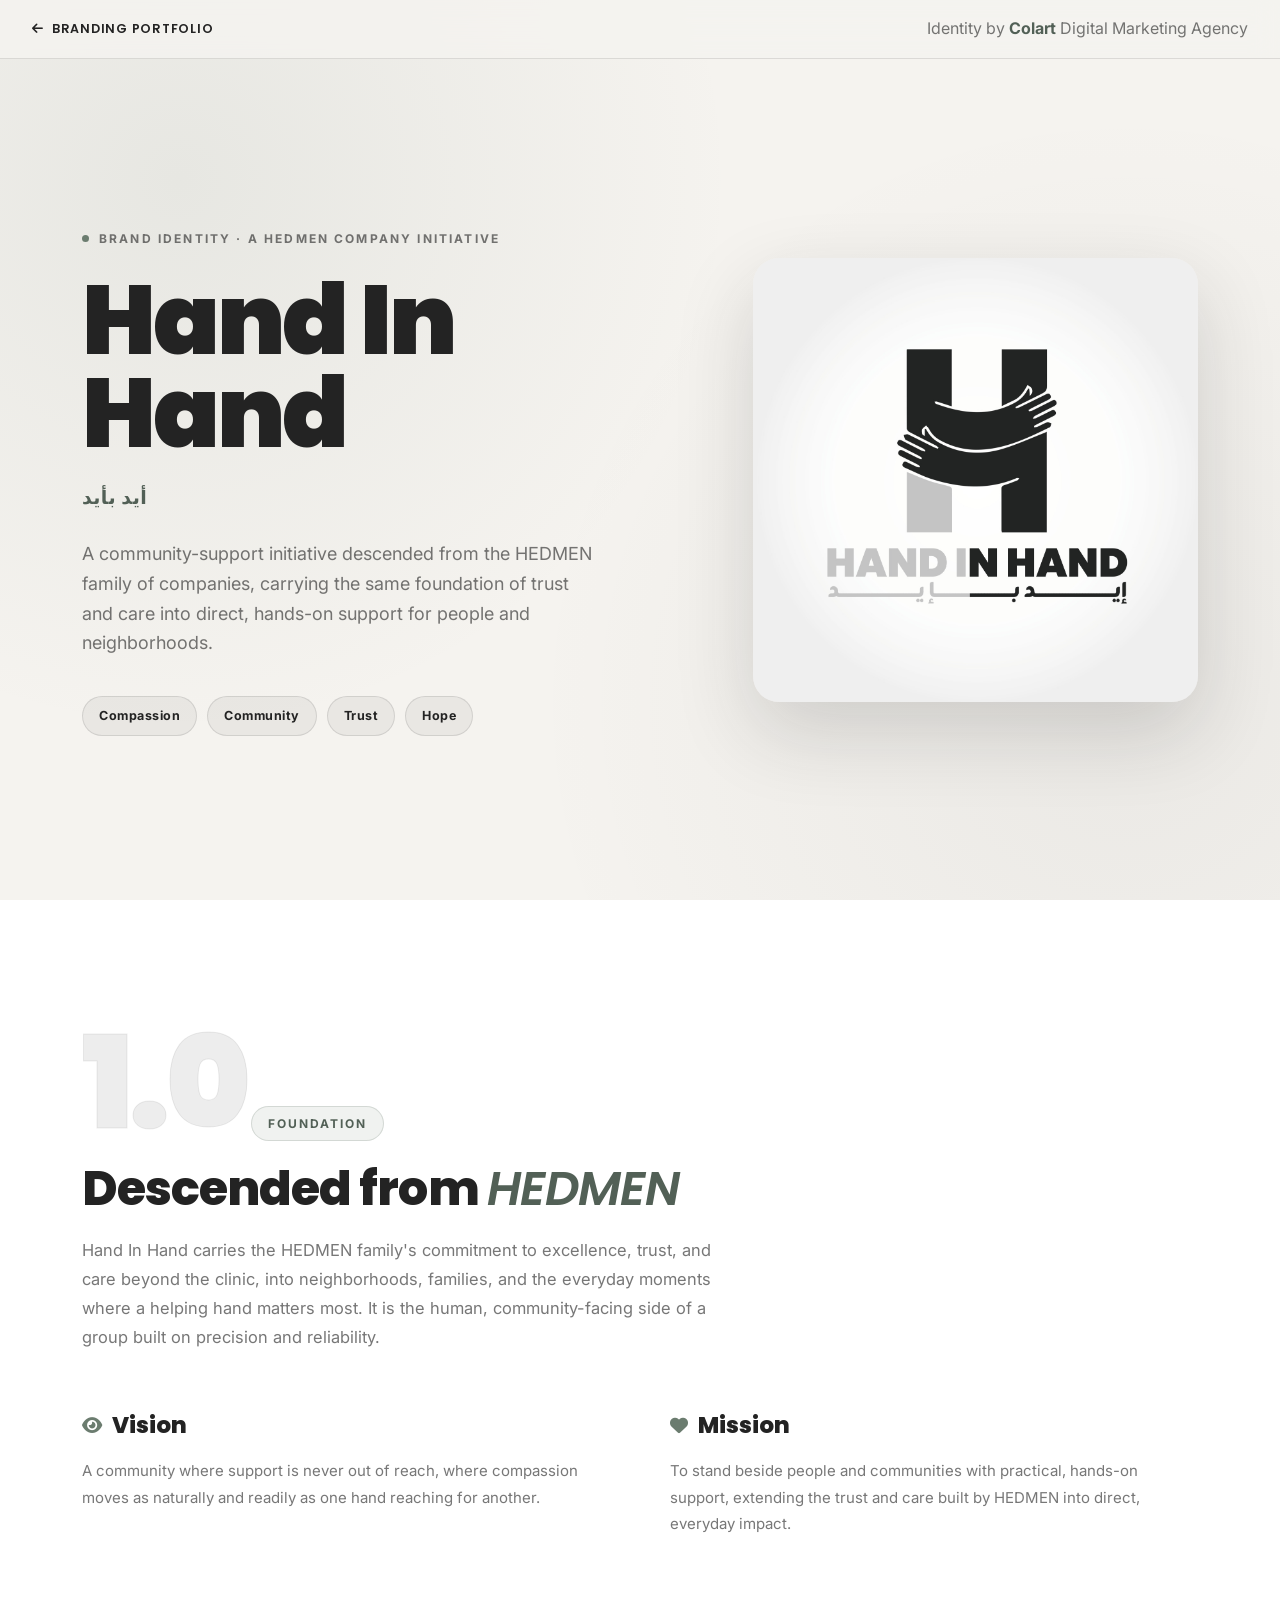
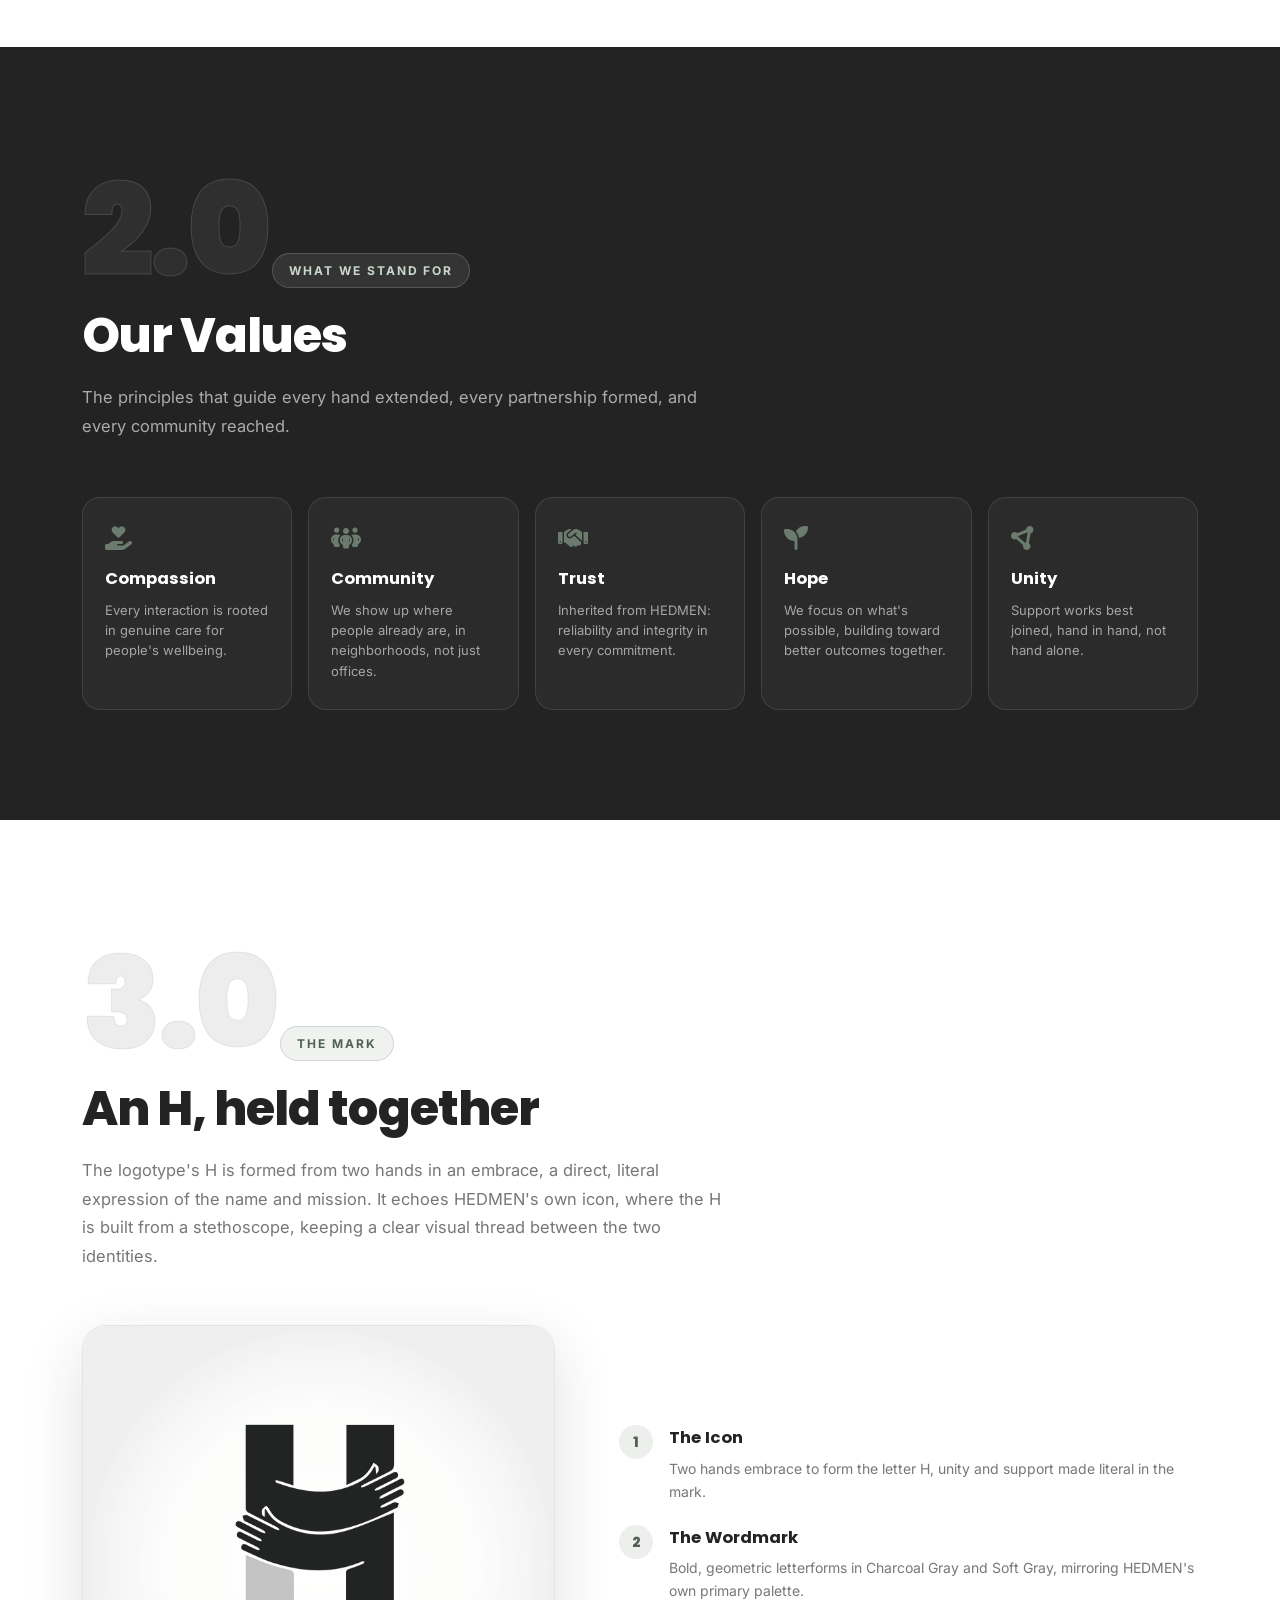
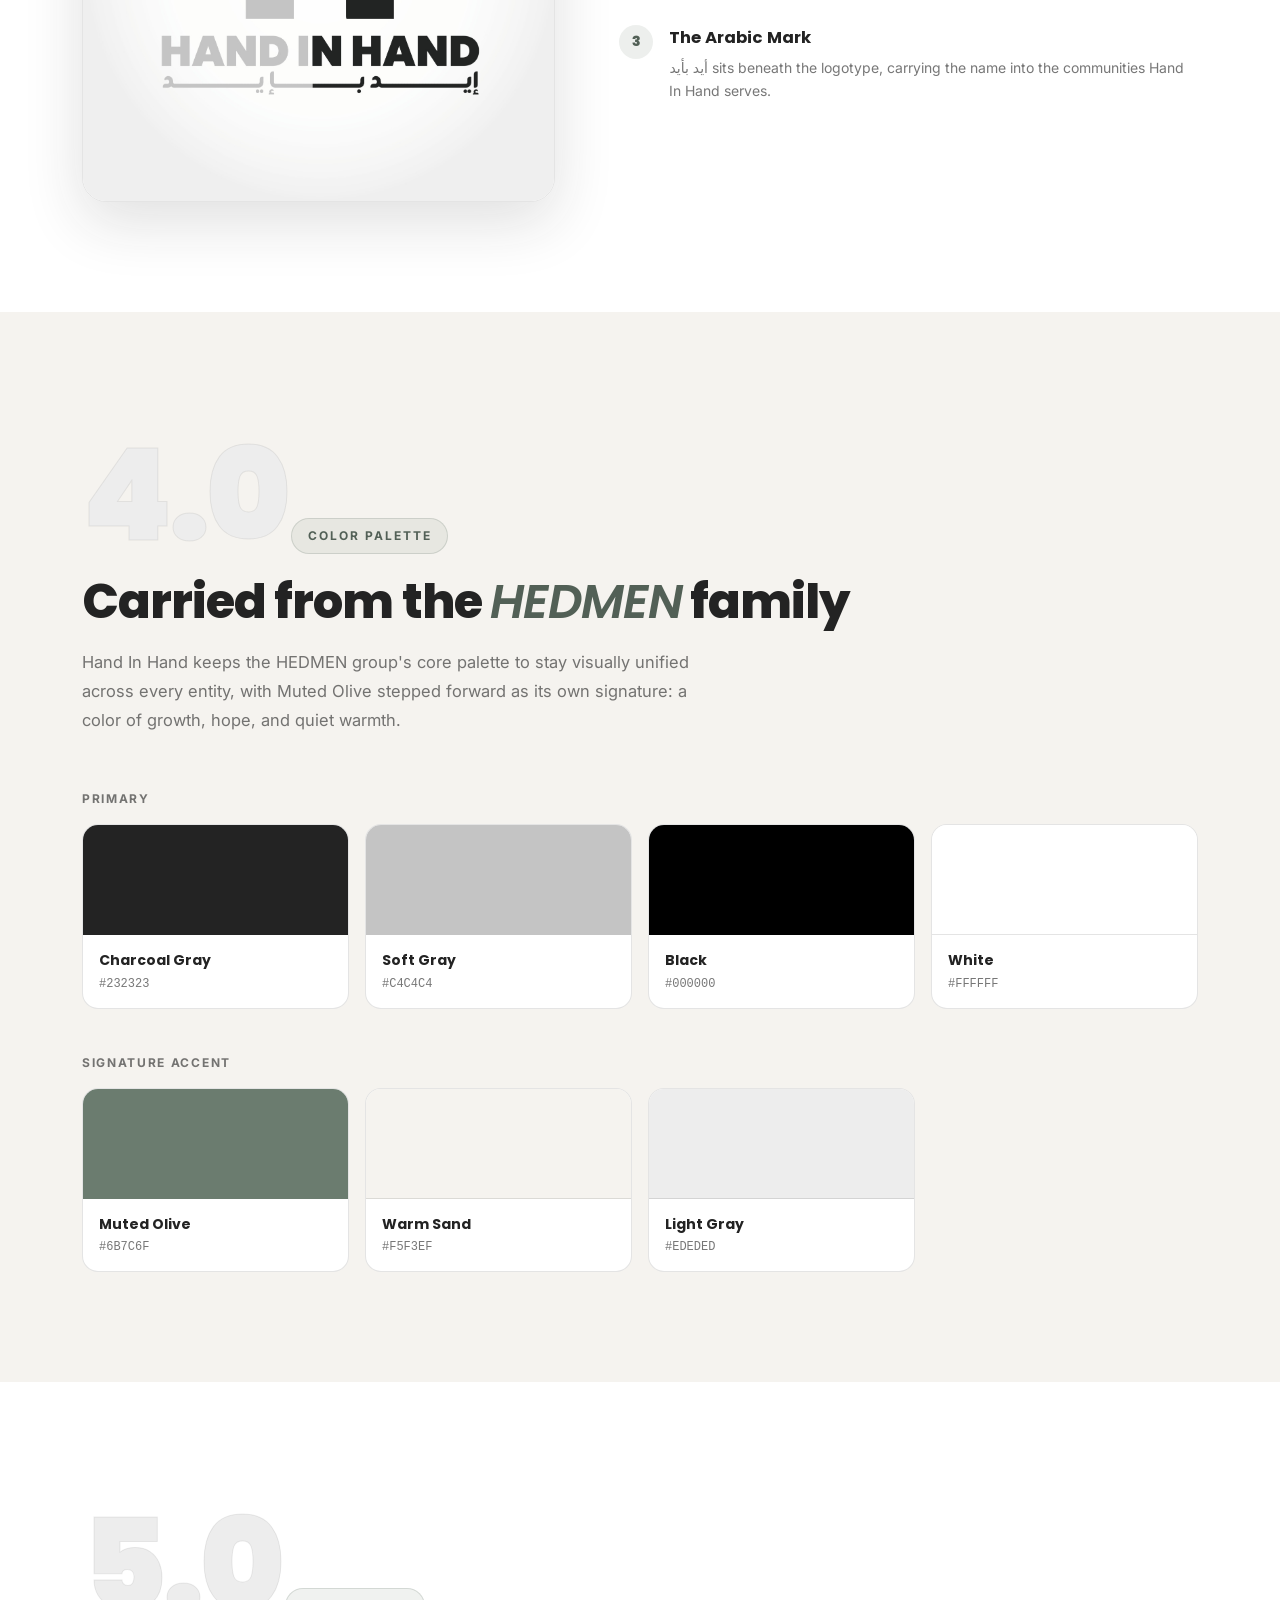
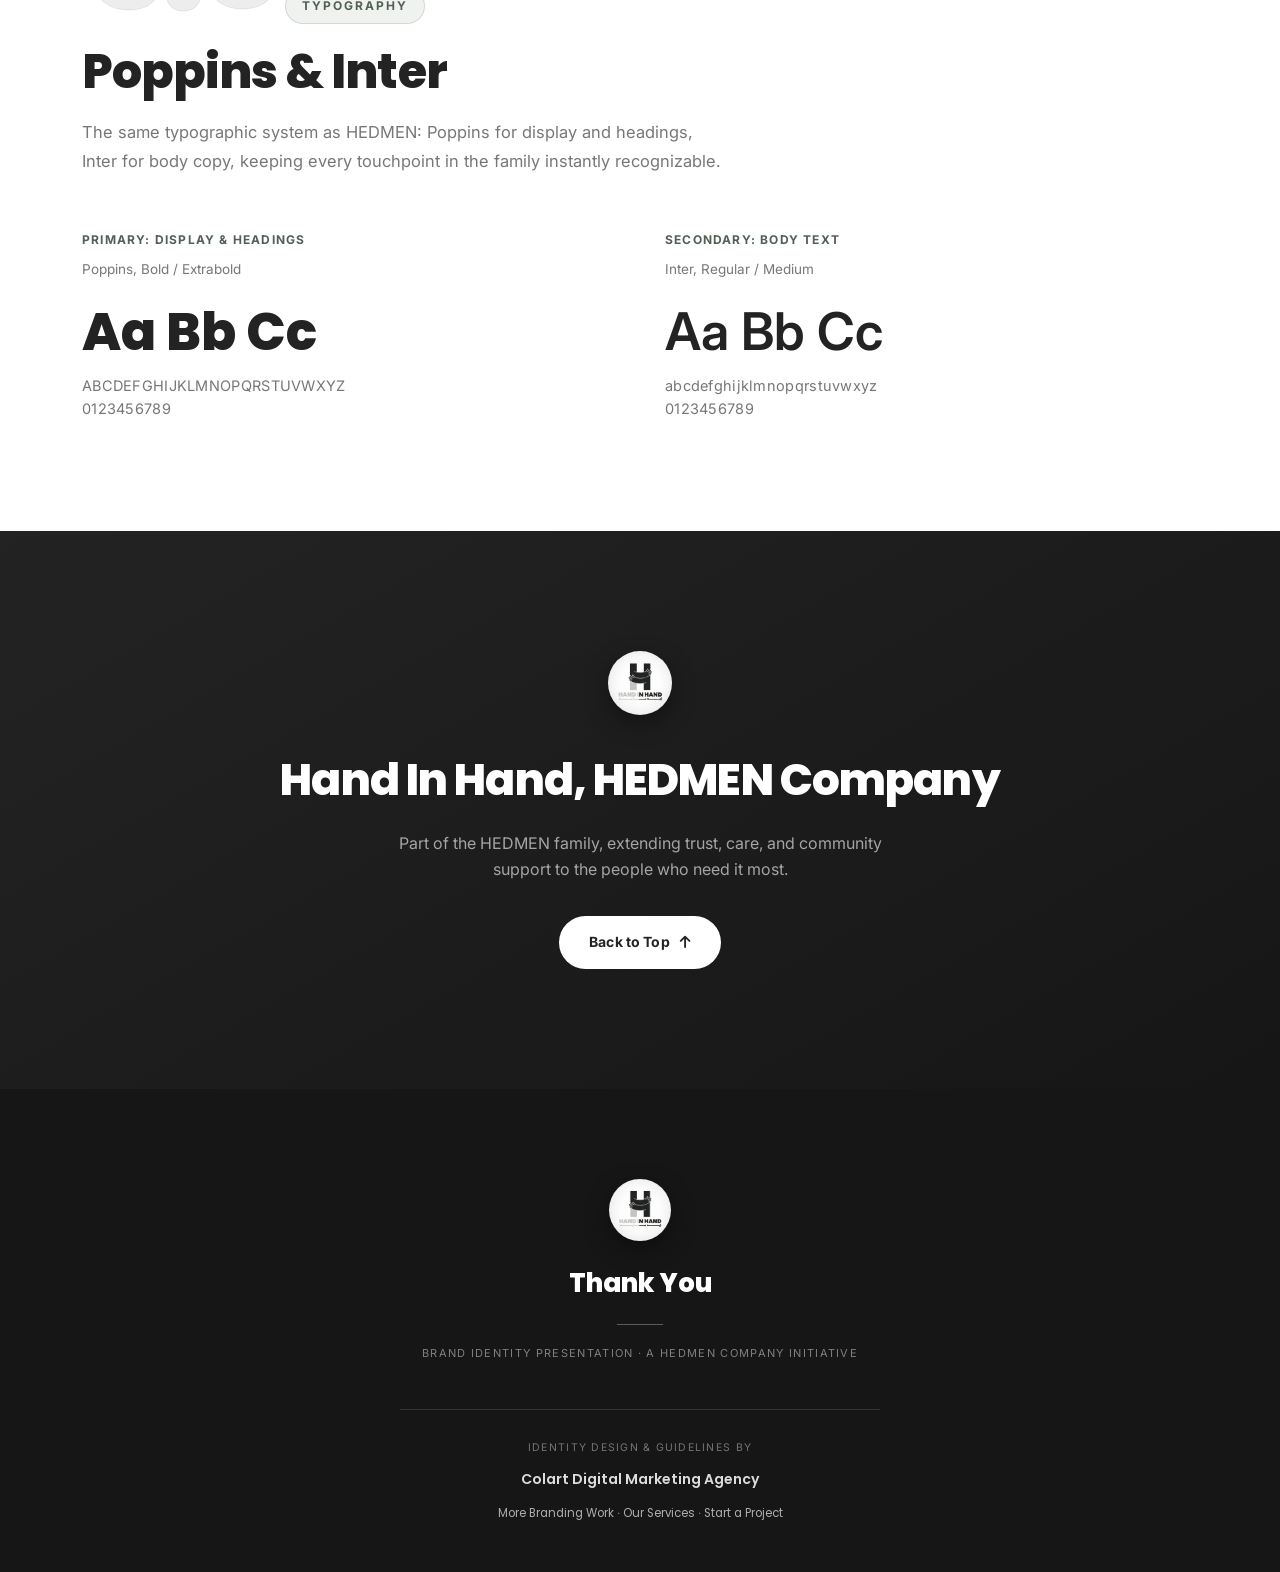
<file: handinhand/index.html>
<!DOCTYPE html>
<html lang="en">
<head>
<meta charset="UTF-8" />
<meta name="viewport" content="width=device-width, initial-scale=1.0" />
<title>Hand In Hand: Brand Identity</title>
<meta name="description" content="Hand In Hand, a community-support initiative descended from the HEDMEN family of companies. Brand identity, values, colors, and typography." />
<link rel="preconnect" href="https://fonts.googleapis.com">
<link rel="preconnect" href="https://fonts.gstatic.com" crossorigin>
<link href="https://fonts.googleapis.com/css2?family=Poppins:wght@300;400;500;600;700;800;900&family=Inter:wght@400;500;600;700&display=swap" rel="stylesheet">
<link rel="stylesheet" href="https://cdnjs.cloudflare.com/ajax/libs/font-awesome/6.5.0/css/all.min.css" />
<style>
  :root{
    --charcoal:#232323;
    --charcoal-dk:#161616;
    --soft-gray:#c4c4c4;
    --black:#000000;
    --white:#ffffff;
    --olive:#6b7c6f;
    --olive-dk:#526056;
    --sand:#f5f3ef;
    --light-gray:#ededed;
    --line: rgba(35,35,35,.12);
    --muted: rgba(35,35,35,.62);
    --font-display:'Poppins', system-ui, sans-serif;
    --font-body:'Inter', system-ui, sans-serif;
  }
  *{margin:0;padding:0;box-sizing:border-box;}
  html{scroll-behavior:smooth;}
  body{
    font-family:var(--font-body);
    color:var(--charcoal);
    background:var(--white);
    line-height:1.6;
    -webkit-font-smoothing:antialiased;
  }
  img{max-width:100%;display:block;}
  a{color:inherit;text-decoration:none;}
  .container{max-width:1180px;margin:0 auto;padding:0 32px;}
  @media (max-width:700px){.container{padding:0 22px;}}

  /* ============ UTILITY BAR (matches the Joseph Farah / Glow Bites pattern) ============ */
  .hih-utility{
    position:fixed; top:0; left:0; right:0; z-index:70;
    display:flex; align-items:center; justify-content:space-between;
    padding:16px 32px;
    background:rgba(245,243,239,.82);
    backdrop-filter:blur(14px);
    -webkit-backdrop-filter:blur(14px);
    border-bottom:1px solid var(--line);
    transition:box-shadow .3s;
  }
  .hih-utility a{
    display:inline-flex; align-items:center; gap:8px;
    font-family:var(--font-display); font-size:12.5px; font-weight:600;
    letter-spacing:.06em; text-transform:uppercase; color:var(--charcoal);
    transition:opacity .3s;
  }
  .hih-utility a:hover{opacity:.55;}
  .hih-utility .hih-colart-credit{
    font-family:var(--font-body); font-weight:400; color:var(--muted);
    text-transform:none; letter-spacing:0;
  }
  .hih-utility .hih-colart-credit strong{color:var(--olive-dk); font-weight:700;}
  @media (max-width:700px){ .hih-utility{padding:14px 20px;} .hih-utility .hih-hide-sm{display:none;} }

  /* ============ SECTION SHELL ============ */
  section{padding:130px 0 110px; position:relative;}
  @media (max-width:760px){ section{padding:100px 0 80px;} }
  .eyebrow-pill{
    display:inline-flex; align-items:center; gap:9px;
    font-size:12px; font-weight:700; letter-spacing:.16em; text-transform:uppercase;
    color:var(--olive-dk);
    background:rgba(107,124,111,.1);
    border:1px solid rgba(107,124,111,.22);
    padding:7px 16px; border-radius:999px;
    margin-bottom:22px;
  }
  .big-num{
    font-family:var(--font-display); font-weight:900; font-size:clamp(70px,10vw,150px);
    line-height:.85; letter-spacing:-.03em; color:var(--light-gray);
    -webkit-text-stroke:1px rgba(35,35,35,.08);
  }
  h2.sect-title{
    font-family:var(--font-display); font-weight:800;
    font-size:clamp(30px,4vw,48px); line-height:1.1; letter-spacing:-.02em;
    color:var(--charcoal); margin-bottom:20px;
  }
  h2.sect-title .accent{color:var(--olive-dk); font-style:italic; font-weight:600;}
  .lede{font-size:16.5px; line-height:1.75; color:var(--muted); max-width:640px;}
  .rule{height:1px; background:var(--line); width:100%; margin:46px 0;}

  /* ============ HERO ============ */
  .hero{
    min-height:100vh;
    display:flex; align-items:center;
    padding:150px 0 90px;
    background:
      radial-gradient(circle at 14% 20%, rgba(107,124,111,.10) 0%, transparent 42%),
      radial-gradient(circle at 88% 78%, rgba(35,35,35,.05) 0%, transparent 45%),
      var(--sand);
    overflow:hidden;
  }
  .hero .container{
    display:grid; grid-template-columns:1.15fr .85fr; gap:70px; align-items:center;
  }
  @media (max-width:900px){ .hero .container{grid-template-columns:1fr; gap:46px;} .hero{padding:130px 0 70px;} }
  .hero-eyebrow{
    display:inline-flex; align-items:center; gap:10px;
    font-size:12px; font-weight:700; letter-spacing:.18em; text-transform:uppercase;
    color:var(--muted); margin-bottom:26px;
  }
  .hero-eyebrow::before{
    content:""; width:7px; height:7px; border-radius:50%; background:var(--olive);
  }
  .hero h1{
    font-family:var(--font-display); font-weight:900;
    font-size:clamp(48px,7.6vw,104px); line-height:.96; letter-spacing:-.03em;
    color:var(--charcoal); margin-bottom:22px;
  }
  .hero-ar{
    font-size:19px; color:var(--olive-dk); font-weight:600; margin-bottom:26px; letter-spacing:.02em;
  }
  .hero p.sub{
    font-size:18px; line-height:1.65; color:var(--muted); max-width:520px; margin-bottom:38px;
  }
  .hero-tags{display:flex; flex-wrap:wrap; gap:10px;}
  .hero-tag{
    font-size:12.5px; font-weight:700; letter-spacing:.04em;
    padding:9px 16px; border-radius:999px;
    background:rgba(35,35,35,.05); color:var(--charcoal);
    border:1px solid var(--line);
  }
  .hero-art{
    position:relative; border-radius:26px; overflow:hidden;
    box-shadow:0 30px 80px rgba(35,35,35,.16);
    aspect-ratio:1/1;
  }
  .hero-art img{width:100%; height:100%; object-fit:cover;}

  /* ============ ABOUT / VISION-MISSION ============ */
  .about-grid{
    display:grid; grid-template-columns:1fr 1fr; gap:60px; margin-top:56px;
  }
  @media (max-width:800px){ .about-grid{grid-template-columns:1fr; gap:40px;} }
  .about-card h3{
    font-family:var(--font-display); font-weight:800; font-size:23px; margin-bottom:14px;
    display:flex; align-items:center; gap:10px;
  }
  .about-card h3 i{color:var(--olive); font-size:18px;}
  .about-card p{font-size:15px; line-height:1.75; color:var(--muted);}

  /* ============ VALUES ============ */
  .values-section{background:var(--charcoal); color:#fff;}
  .values-section .eyebrow-pill{
    background:rgba(255,255,255,.08); border-color:rgba(255,255,255,.16);
    color:#c9d6cc;
  }
  .values-section h2.sect-title{color:#fff;}
  .values-section .lede{color:rgba(255,255,255,.62);}
  .values-grid{
    display:grid; grid-template-columns:repeat(5,1fr); gap:16px; margin-top:56px;
  }
  @media (max-width:980px){ .values-grid{grid-template-columns:repeat(2,1fr);} }
  @media (max-width:480px){ .values-grid{grid-template-columns:1fr;} }
  .value-card{
    background:rgba(255,255,255,.04);
    border:1px solid rgba(255,255,255,.1);
    border-radius:18px; padding:28px 22px;
    transition:transform .4s cubic-bezier(.7,0,.2,1), background .4s, border-color .4s;
  }
  .value-card:hover{
    transform:translateY(-6px);
    background:rgba(255,255,255,.07);
    border-color:rgba(107,124,111,.5);
  }
  .value-card i{font-size:24px; color:var(--olive); margin-bottom:16px; display:block;}
  .value-card h4{font-family:var(--font-display); font-weight:700; font-size:16.5px; margin-bottom:8px;}
  .value-card p{font-size:13px; line-height:1.55; color:rgba(255,255,255,.58);}

  /* ============ IDENTITY / MARK ============ */
  .mark-grid{
    display:grid; grid-template-columns:.9fr 1.1fr; gap:64px; align-items:center; margin-top:54px;
  }
  @media (max-width:900px){ .mark-grid{grid-template-columns:1fr; gap:40px;} }
  .mark-tile{
    border-radius:24px; overflow:hidden;
    box-shadow:0 20px 60px rgba(35,35,35,.14);
    border:1px solid var(--line);
  }
  .mark-tile img{width:100%; display:block;}
  .mark-breakdown{display:flex; flex-direction:column; gap:22px;}
  .mark-item{display:flex; gap:16px; align-items:flex-start;}
  .mark-item .num{
    font-family:var(--font-display); font-weight:800; font-size:14px;
    color:var(--olive-dk);
    width:34px; height:34px; border-radius:50%;
    background:rgba(107,124,111,.12);
    display:grid; place-items:center; flex-shrink:0;
  }
  .mark-item h4{font-family:var(--font-display); font-weight:700; font-size:16.5px; margin-bottom:5px;}
  .mark-item p{font-size:14px; line-height:1.65; color:var(--muted);}

  /* ============ COLOR PALETTE ============ */
  .palette-section{background:var(--sand);}
  .palette-group-label{
    font-size:12px; font-weight:700; letter-spacing:.14em; text-transform:uppercase;
    color:var(--muted); margin:44px 0 16px;
  }
  .palette-group-label:first-of-type{margin-top:54px;}
  .swatch-row{display:grid; grid-template-columns:repeat(4,1fr); gap:16px;}
  @media (max-width:760px){ .swatch-row{grid-template-columns:repeat(2,1fr);} }
  .swatch{
    border-radius:16px; overflow:hidden; border:1px solid var(--line);
    background:#fff;
  }
  .swatch .fill{height:110px;}
  .swatch .info{padding:14px 16px;}
  .swatch .info .name{font-family:var(--font-display); font-weight:700; font-size:14px; margin-bottom:3px;}
  .swatch .info .hex{font-size:12px; color:var(--muted); font-family:monospace;}

  /* ============ TYPOGRAPHY ============ */
  .type-grid{display:grid; grid-template-columns:1fr 1fr; gap:50px; margin-top:54px;}
  @media (max-width:800px){ .type-grid{grid-template-columns:1fr; gap:40px;} }
  .type-card .label{
    font-size:12px; font-weight:700; letter-spacing:.1em; text-transform:uppercase;
    color:var(--olive-dk); margin-bottom:10px;
  }
  .type-card .role{font-size:13.5px; color:var(--muted); margin-bottom:22px;}
  .type-card .sample{font-size:52px; line-height:1.1; margin-bottom:14px; color:var(--charcoal);}
  .type-card.poppins .sample{font-family:'Poppins',sans-serif; font-weight:800;}
  .type-card.inter .sample{font-family:'Inter',sans-serif; font-weight:600;}
  .type-card .abc{font-size:14.5px; color:var(--muted); letter-spacing:.02em;}

  /* ============ CTA / FOOTER ============ */
  .cta-section{
    background:linear-gradient(150deg, var(--charcoal) 0%, var(--charcoal-dk) 100%);
    color:#fff; text-align:center; padding:120px 0;
  }
  .cta-section .mark-sm{
    width:64px; height:64px; border-radius:50%; overflow:hidden; margin:0 auto 30px;
    box-shadow:0 8px 24px rgba(0,0,0,.4);
  }
  .cta-section .mark-sm img{width:100%; height:100%; object-fit:cover;}
  .cta-section h2{
    font-family:var(--font-display); font-weight:800; font-size:clamp(28px,4vw,44px);
    letter-spacing:-.02em; margin-bottom:16px;
  }
  .cta-section p{font-size:16px; color:rgba(255,255,255,.6); max-width:520px; margin:0 auto 34px;}
  .cta-btn{
    display:inline-flex; align-items:center; gap:10px;
    background:#fff; color:var(--charcoal);
    padding:15px 30px; border-radius:999px;
    font-size:14px; font-weight:700; letter-spacing:.01em;
    transition:transform .3s, background .3s, color .3s;
  }
  .cta-btn:hover{background:var(--olive); color:#fff; transform:translateY(-2px);}

  /* ============ CLOSING (matches the Joseph Farah / Glow Bites pattern) ============ */
  .hih-closing{
    background:var(--charcoal-dk); padding:90px 32px 50px; text-align:center;
  }
  .hih-closing .mark{
    width:62px; height:62px; border-radius:50%; overflow:hidden;
    margin:0 auto 22px; box-shadow:0 8px 24px rgba(0,0,0,.4);
  }
  .hih-closing .mark img{width:100%; height:100%; object-fit:cover;}
  .hih-closing h2{
    font-family:var(--font-display); font-weight:800; font-size:26px;
    color:#fff; margin-bottom:6px;
  }
  .hih-closing .hih-rule{
    width:46px; height:1px; margin:20px auto; background:rgba(255,255,255,.3);
  }
  .hih-closing-meta{
    font-size:11px; letter-spacing:.12em; text-transform:uppercase;
    color:rgba(255,255,255,.45); margin-bottom:46px;
  }
  .hih-closing-credit{
    border-top:1px solid rgba(255,255,255,.12); padding-top:30px;
    max-width:480px; margin:0 auto;
  }
  .hih-closing-credit p{
    font-size:10.5px; letter-spacing:.12em; text-transform:uppercase;
    color:rgba(255,255,255,.4); margin-bottom:10px;
  }
  .hih-closing-credit a{
    color:rgba(255,255,255,.85); font-weight:600; font-size:14px;
    font-family:var(--font-display);
  }
  .hih-closing-credit .hih-links{margin-top:12px; font-size:11.5px; color:rgba(255,255,255,.45);}
  .hih-closing-credit .hih-links a{color:rgba(255,255,255,.65); font-weight:400; font-size:11.5px;}
  .hih-closing-credit .hih-links a:hover{color:#fff;}

  .fade-in{opacity:0; transform:translateY(28px); transition:opacity .8s cubic-bezier(.2,.7,.2,1), transform .8s cubic-bezier(.2,.7,.2,1);}
  .fade-in.visible{opacity:1; transform:translateY(0);}
</style>
</head>
<body>

<div class="hih-utility">
  <a href="https://branding.colartdigitalmarketingagency.com/"><i class="fa-solid fa-arrow-left"></i> Branding Portfolio</a>
  <span class="hih-colart-credit hih-hide-sm">Identity by <strong>Colart</strong> Digital Marketing Agency</span>
</div>

<!-- ============ HERO ============ -->
<section class="hero" id="top">
  <div class="container">
    <div class="hero-copy fade-in">
      <p class="hero-eyebrow">Brand Identity · A HEDMEN Company Initiative</p>
      <h1>Hand In<br />Hand</h1>
      <p class="hero-ar">أيد بأيد</p>
      <p class="sub">A community-support initiative descended from the HEDMEN family of companies, carrying the same foundation of trust and care into direct, hands-on support for people and neighborhoods.</p>
      <div class="hero-tags">
        <span class="hero-tag">Compassion</span>
        <span class="hero-tag">Community</span>
        <span class="hero-tag">Trust</span>
        <span class="hero-tag">Hope</span>
      </div>
    </div>
    <div class="hero-art fade-in">
      <img src="assets/handinhand-logo.jpg" alt="Hand In Hand logo" />
    </div>
  </div>
</section>

<!-- ============ ABOUT ============ -->
<section id="about">
  <div class="container">
    <div class="fade-in">
      <span class="big-num">1.0</span>
      <span class="eyebrow-pill">Foundation</span>
      <h2 class="sect-title">Descended from <span class="accent">HEDMEN</span></h2>
      <p class="lede">Hand In Hand carries the HEDMEN family's commitment to excellence, trust, and care beyond the clinic, into neighborhoods, families, and the everyday moments where a helping hand matters most. It is the human, community-facing side of a group built on precision and reliability.</p>
    </div>
    <div class="about-grid fade-in">
      <div class="about-card">
        <h3><i class="fa-solid fa-eye"></i>Vision</h3>
        <p>A community where support is never out of reach, where compassion moves as naturally and readily as one hand reaching for another.</p>
      </div>
      <div class="about-card">
        <h3><i class="fa-solid fa-heart"></i>Mission</h3>
        <p>To stand beside people and communities with practical, hands-on support, extending the trust and care built by HEDMEN into direct, everyday impact.</p>
      </div>
    </div>
  </div>
</section>

<!-- ============ VALUES ============ -->
<section class="values-section" id="values">
  <div class="container">
    <div class="fade-in">
      <span class="big-num" style="color:rgba(255,255,255,.06); -webkit-text-stroke:1px rgba(255,255,255,.14);">2.0</span>
      <span class="eyebrow-pill">What We Stand For</span>
      <h2 class="sect-title">Our Values</h2>
      <p class="lede">The principles that guide every hand extended, every partnership formed, and every community reached.</p>
    </div>
    <div class="values-grid fade-in">
      <div class="value-card">
        <i class="fa-solid fa-hand-holding-heart"></i>
        <h4>Compassion</h4>
        <p>Every interaction is rooted in genuine care for people's wellbeing.</p>
      </div>
      <div class="value-card">
        <i class="fa-solid fa-people-group"></i>
        <h4>Community</h4>
        <p>We show up where people already are, in neighborhoods, not just offices.</p>
      </div>
      <div class="value-card">
        <i class="fa-solid fa-handshake"></i>
        <h4>Trust</h4>
        <p>Inherited from HEDMEN: reliability and integrity in every commitment.</p>
      </div>
      <div class="value-card">
        <i class="fa-solid fa-seedling"></i>
        <h4>Hope</h4>
        <p>We focus on what's possible, building toward better outcomes together.</p>
      </div>
      <div class="value-card">
        <i class="fa-solid fa-circle-nodes"></i>
        <h4>Unity</h4>
        <p>Support works best joined, hand in hand, not hand alone.</p>
      </div>
    </div>
  </div>
</section>

<!-- ============ IDENTITY / MARK ============ -->
<section id="identity">
  <div class="container">
    <div class="fade-in">
      <span class="big-num">3.0</span>
      <span class="eyebrow-pill">The Mark</span>
      <h2 class="sect-title">An H, held together</h2>
      <p class="lede">The logotype's H is formed from two hands in an embrace, a direct, literal expression of the name and mission. It echoes HEDMEN's own icon, where the H is built from a stethoscope, keeping a clear visual thread between the two identities.</p>
    </div>
    <div class="mark-grid fade-in">
      <div class="mark-tile">
        <img src="assets/handinhand-logo.jpg" alt="Hand In Hand primary logo lockup" />
      </div>
      <div class="mark-breakdown">
        <div class="mark-item">
          <span class="num">1</span>
          <div>
            <h4>The Icon</h4>
            <p>Two hands embrace to form the letter H, unity and support made literal in the mark.</p>
          </div>
        </div>
        <div class="mark-item">
          <span class="num">2</span>
          <div>
            <h4>The Wordmark</h4>
            <p>Bold, geometric letterforms in Charcoal Gray and Soft Gray, mirroring HEDMEN's own primary palette.</p>
          </div>
        </div>
        <div class="mark-item">
          <span class="num">3</span>
          <div>
            <h4>The Arabic Mark</h4>
            <p>أيد بأيد sits beneath the logotype, carrying the name into the communities Hand In Hand serves.</p>
          </div>
        </div>
      </div>
    </div>
  </div>
</section>

<!-- ============ COLOR PALETTE ============ -->
<section class="palette-section" id="colors">
  <div class="container">
    <div class="fade-in">
      <span class="big-num">4.0</span>
      <span class="eyebrow-pill">Color Palette</span>
      <h2 class="sect-title">Carried from the <span class="accent">HEDMEN</span> family</h2>
      <p class="lede">Hand In Hand keeps the HEDMEN group's core palette to stay visually unified across every entity, with Muted Olive stepped forward as its own signature: a color of growth, hope, and quiet warmth.</p>
    </div>

    <div class="fade-in">
      <p class="palette-group-label">Primary</p>
      <div class="swatch-row">
        <div class="swatch">
          <div class="fill" style="background:#232323;"></div>
          <div class="info"><div class="name">Charcoal Gray</div><div class="hex">#232323</div></div>
        </div>
        <div class="swatch">
          <div class="fill" style="background:#c4c4c4;"></div>
          <div class="info"><div class="name">Soft Gray</div><div class="hex">#C4C4C4</div></div>
        </div>
        <div class="swatch">
          <div class="fill" style="background:#000000;"></div>
          <div class="info"><div class="name">Black</div><div class="hex">#000000</div></div>
        </div>
        <div class="swatch">
          <div class="fill" style="background:#ffffff; border-bottom:1px solid var(--line);"></div>
          <div class="info"><div class="name">White</div><div class="hex">#FFFFFF</div></div>
        </div>
      </div>

      <p class="palette-group-label">Signature Accent</p>
      <div class="swatch-row">
        <div class="swatch">
          <div class="fill" style="background:#6b7c6f;"></div>
          <div class="info"><div class="name">Muted Olive</div><div class="hex">#6B7C6F</div></div>
        </div>
        <div class="swatch">
          <div class="fill" style="background:#f5f3ef; border-bottom:1px solid var(--line);"></div>
          <div class="info"><div class="name">Warm Sand</div><div class="hex">#F5F3EF</div></div>
        </div>
        <div class="swatch">
          <div class="fill" style="background:#ededed; border-bottom:1px solid var(--line);"></div>
          <div class="info"><div class="name">Light Gray</div><div class="hex">#EDEDED</div></div>
        </div>
      </div>
    </div>
  </div>
</section>

<!-- ============ TYPOGRAPHY ============ -->
<section id="type">
  <div class="container">
    <div class="fade-in">
      <span class="big-num">5.0</span>
      <span class="eyebrow-pill">Typography</span>
      <h2 class="sect-title">Poppins &amp; Inter</h2>
      <p class="lede">The same typographic system as HEDMEN: Poppins for display and headings, Inter for body copy, keeping every touchpoint in the family instantly recognizable.</p>
    </div>
    <div class="type-grid fade-in">
      <div class="type-card poppins">
        <div class="label">Primary: Display &amp; Headings</div>
        <div class="role">Poppins, Bold / Extrabold</div>
        <div class="sample">Aa Bb Cc</div>
        <div class="abc">ABCDEFGHIJKLMNOPQRSTUVWXYZ<br />0123456789</div>
      </div>
      <div class="type-card inter">
        <div class="label">Secondary: Body Text</div>
        <div class="role">Inter, Regular / Medium</div>
        <div class="sample">Aa Bb Cc</div>
        <div class="abc">abcdefghijklmnopqrstuvwxyz<br />0123456789</div>
      </div>
    </div>
  </div>
</section>

<!-- ============ CTA ============ -->
<section class="cta-section">
  <div class="container fade-in">
    <div class="mark-sm"><img src="assets/handinhand-logo.jpg" alt="Hand In Hand mark" /></div>
    <h2>Hand In Hand, HEDMEN Company</h2>
    <p>Part of the HEDMEN family, extending trust, care, and community support to the people who need it most.</p>
    <a href="#top" class="cta-btn"><span>Back to Top</span><i class="fa-solid fa-arrow-up"></i></a>
  </div>
</section>

<section class="hih-closing">
  <div class="mark"><img src="assets/handinhand-logo.jpg" alt="Hand In Hand mark"></div>
  <h2>Thank You</h2>
  <div class="hih-rule"></div>
  <div class="hih-closing-meta">Brand Identity Presentation · A HEDMEN Company Initiative</div>
  <div class="hih-closing-credit">
    <p>Identity Design &amp; Guidelines By</p>
    <a href="https://www.colartdigitalmarketingagency.com/">Colart Digital Marketing Agency</a>
    <div class="hih-links">
      <a href="https://branding.colartdigitalmarketingagency.com/">More Branding Work</a> ·
      <a href="https://www.colartdigitalmarketingagency.com/services/">Our Services</a> ·
      <a href="https://www.colartdigitalmarketingagency.com/contact/">Start a Project</a>
    </div>
  </div>
</section>

<script>
  const io = new IntersectionObserver((entries)=>{
    entries.forEach(e=>{ if(e.isIntersecting){ e.target.classList.add('visible'); io.unobserve(e.target); } });
  }, {threshold:.15});
  document.querySelectorAll('.fade-in').forEach(el=>io.observe(el));
</script>

</body>
</html>
</file>
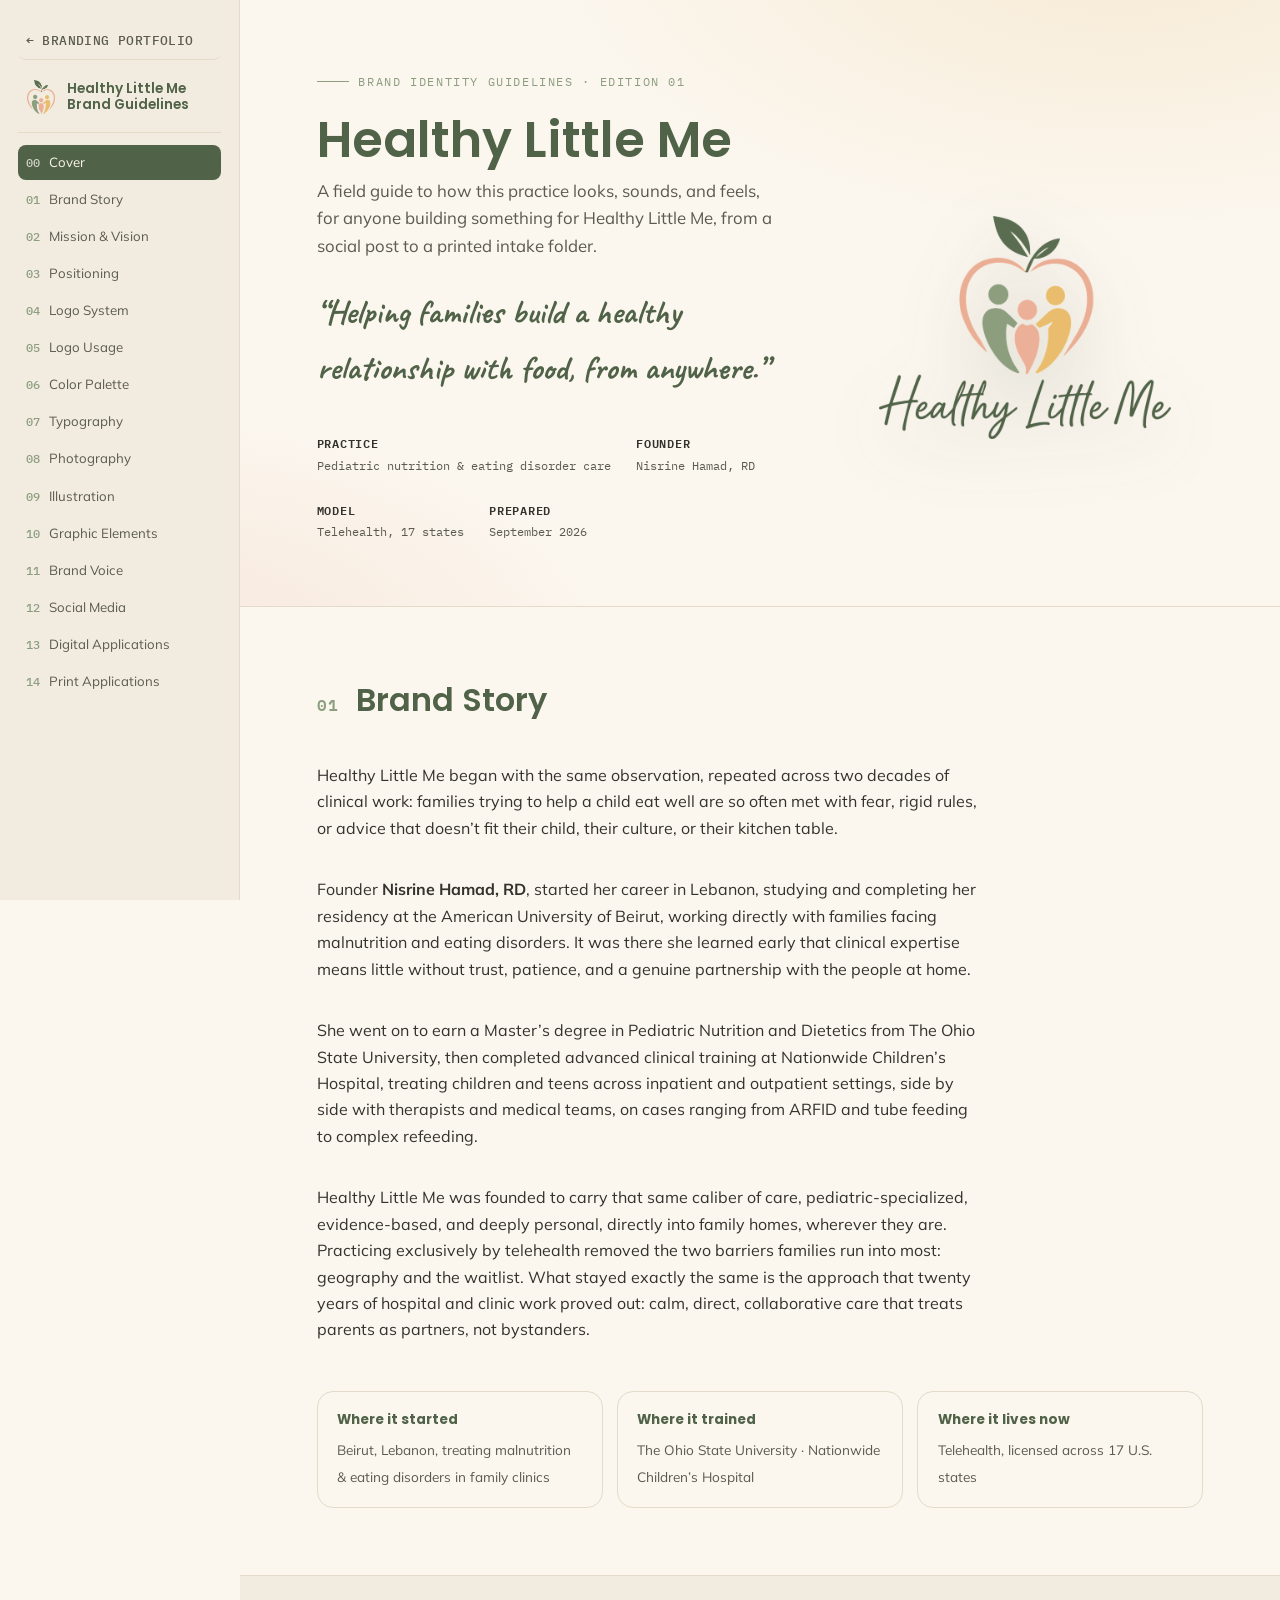
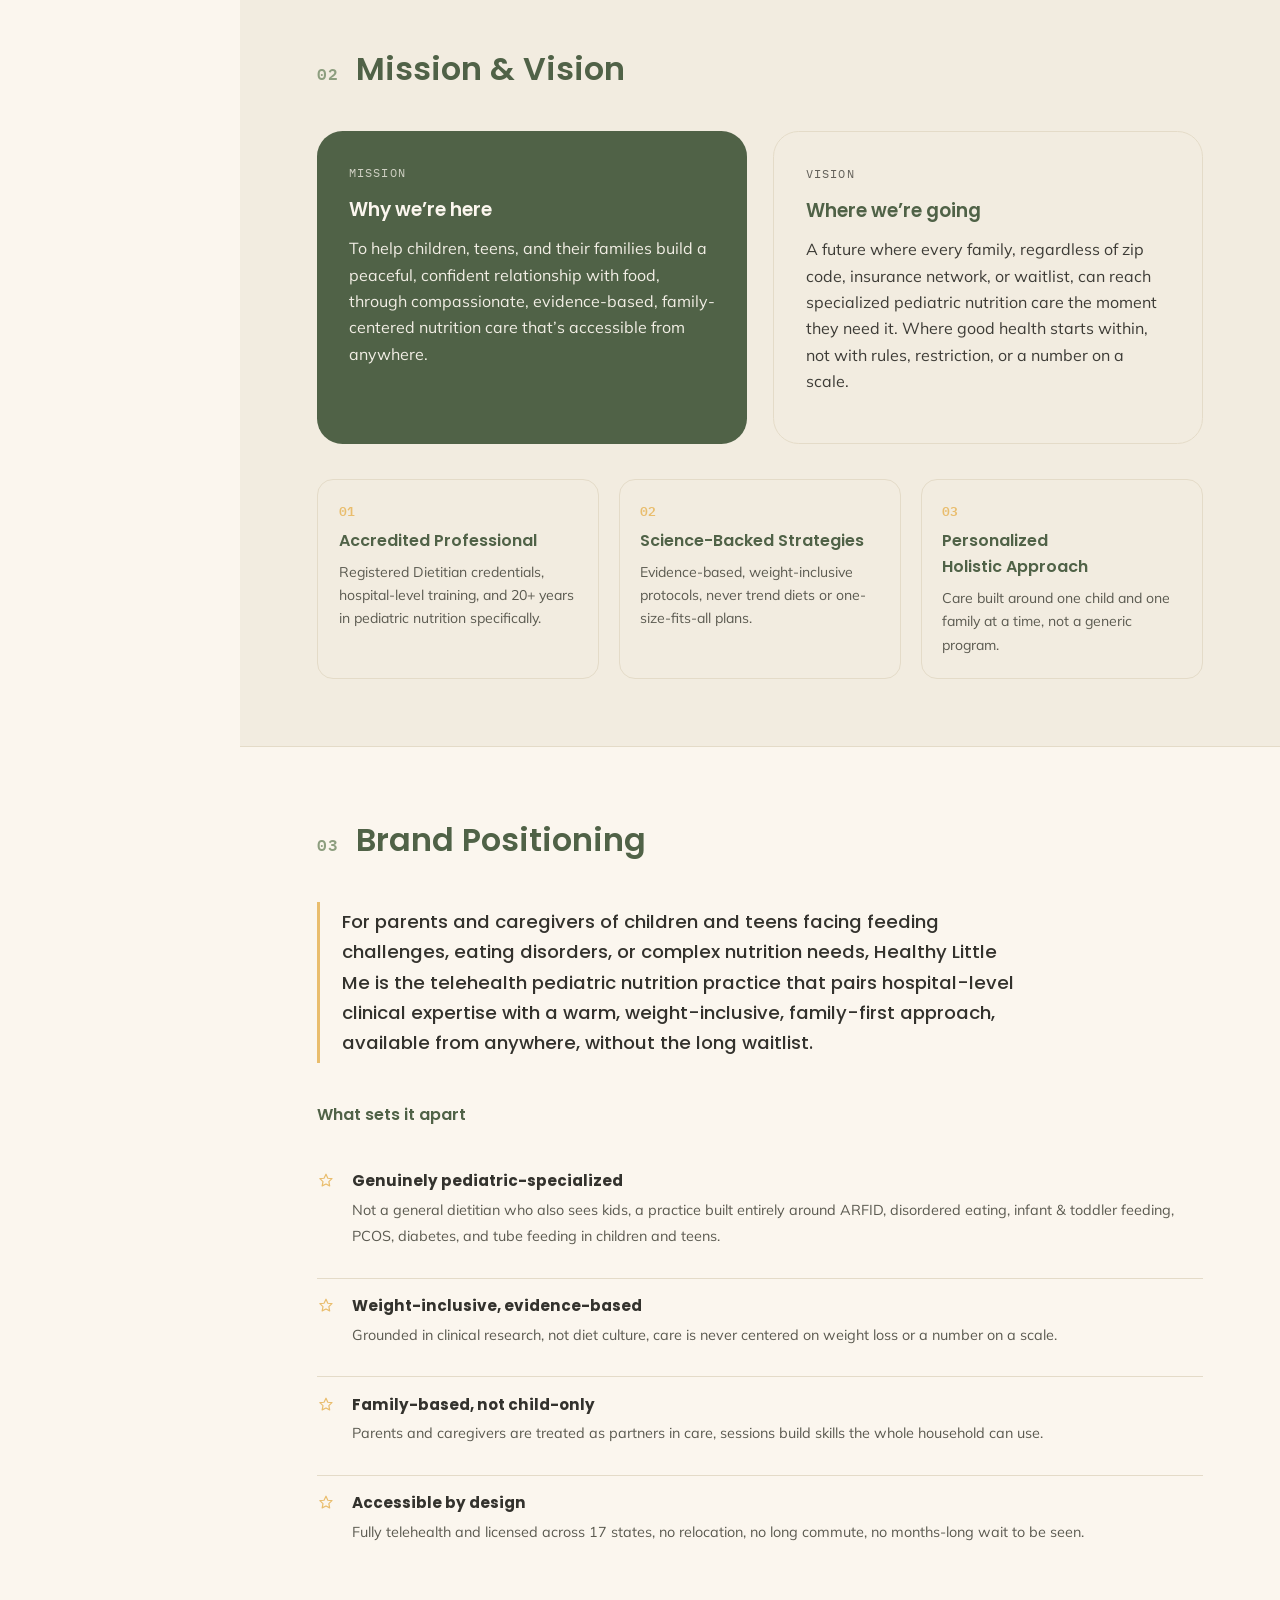
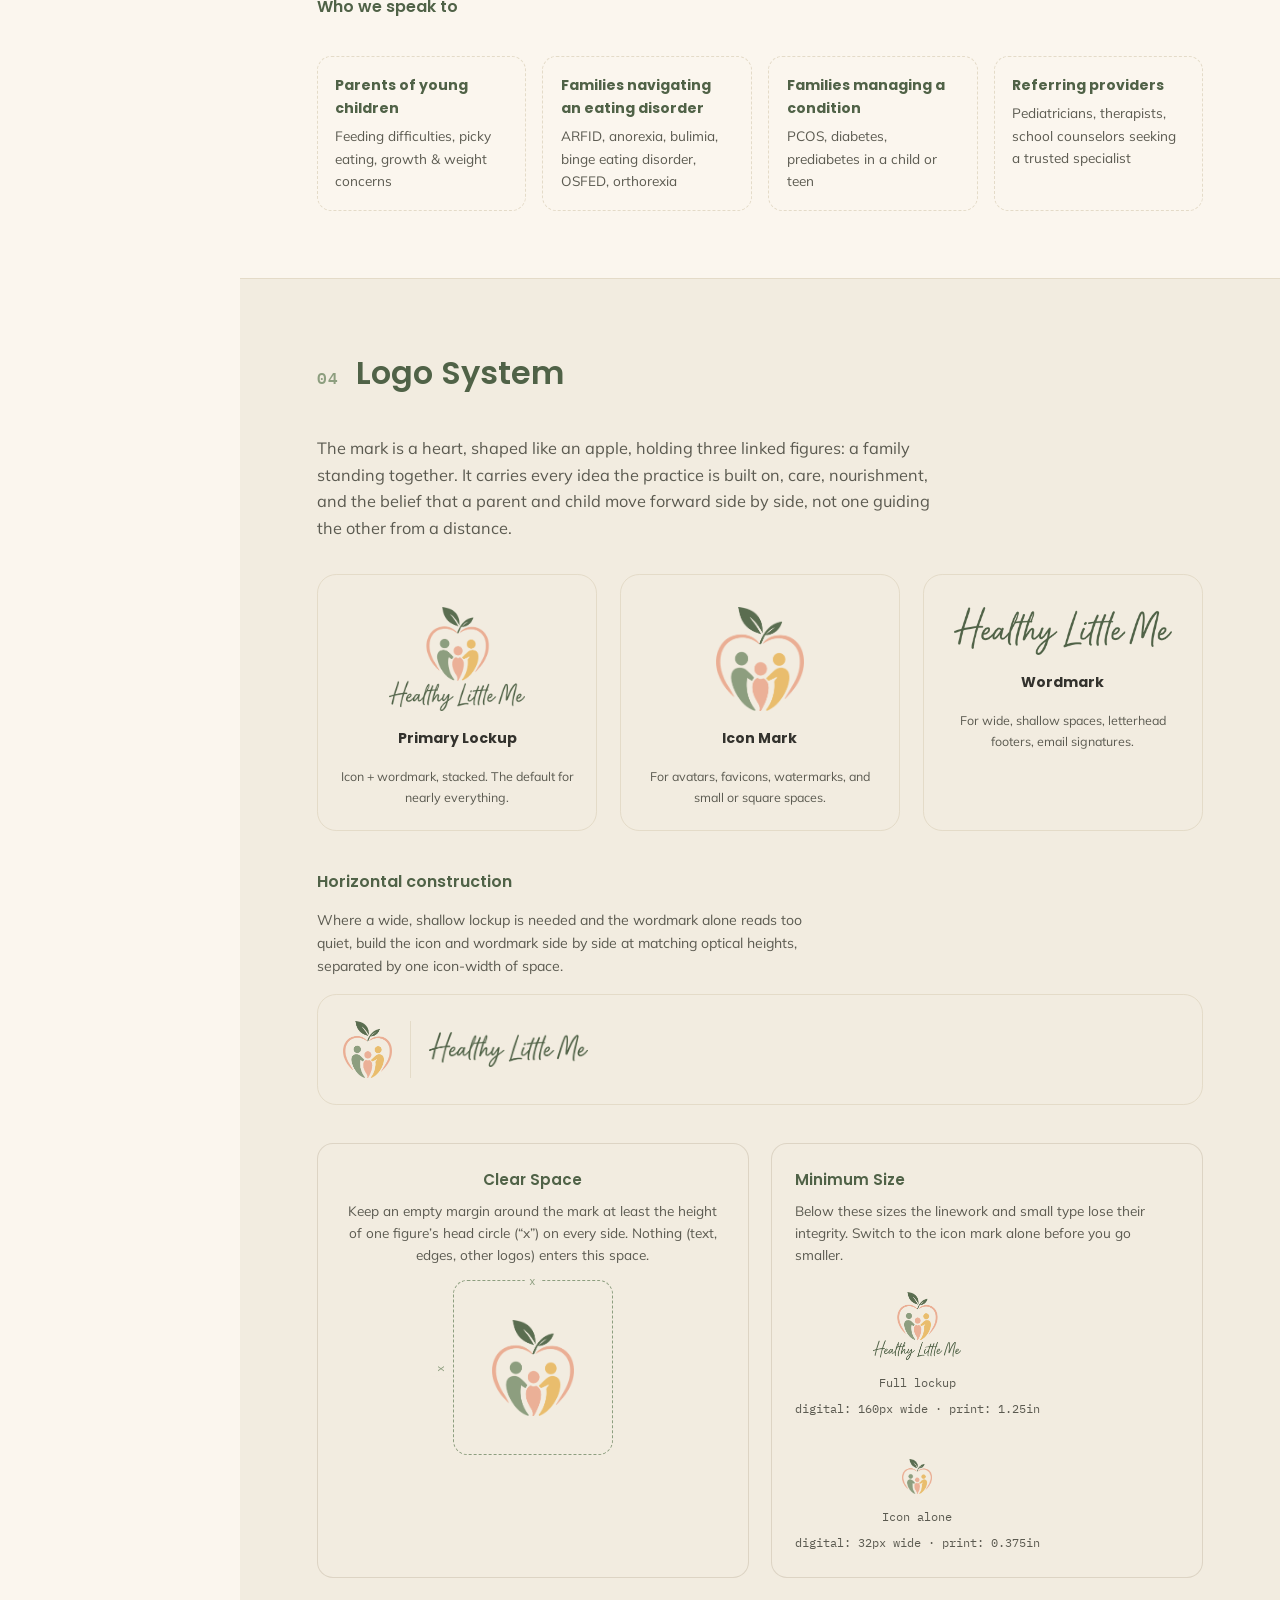
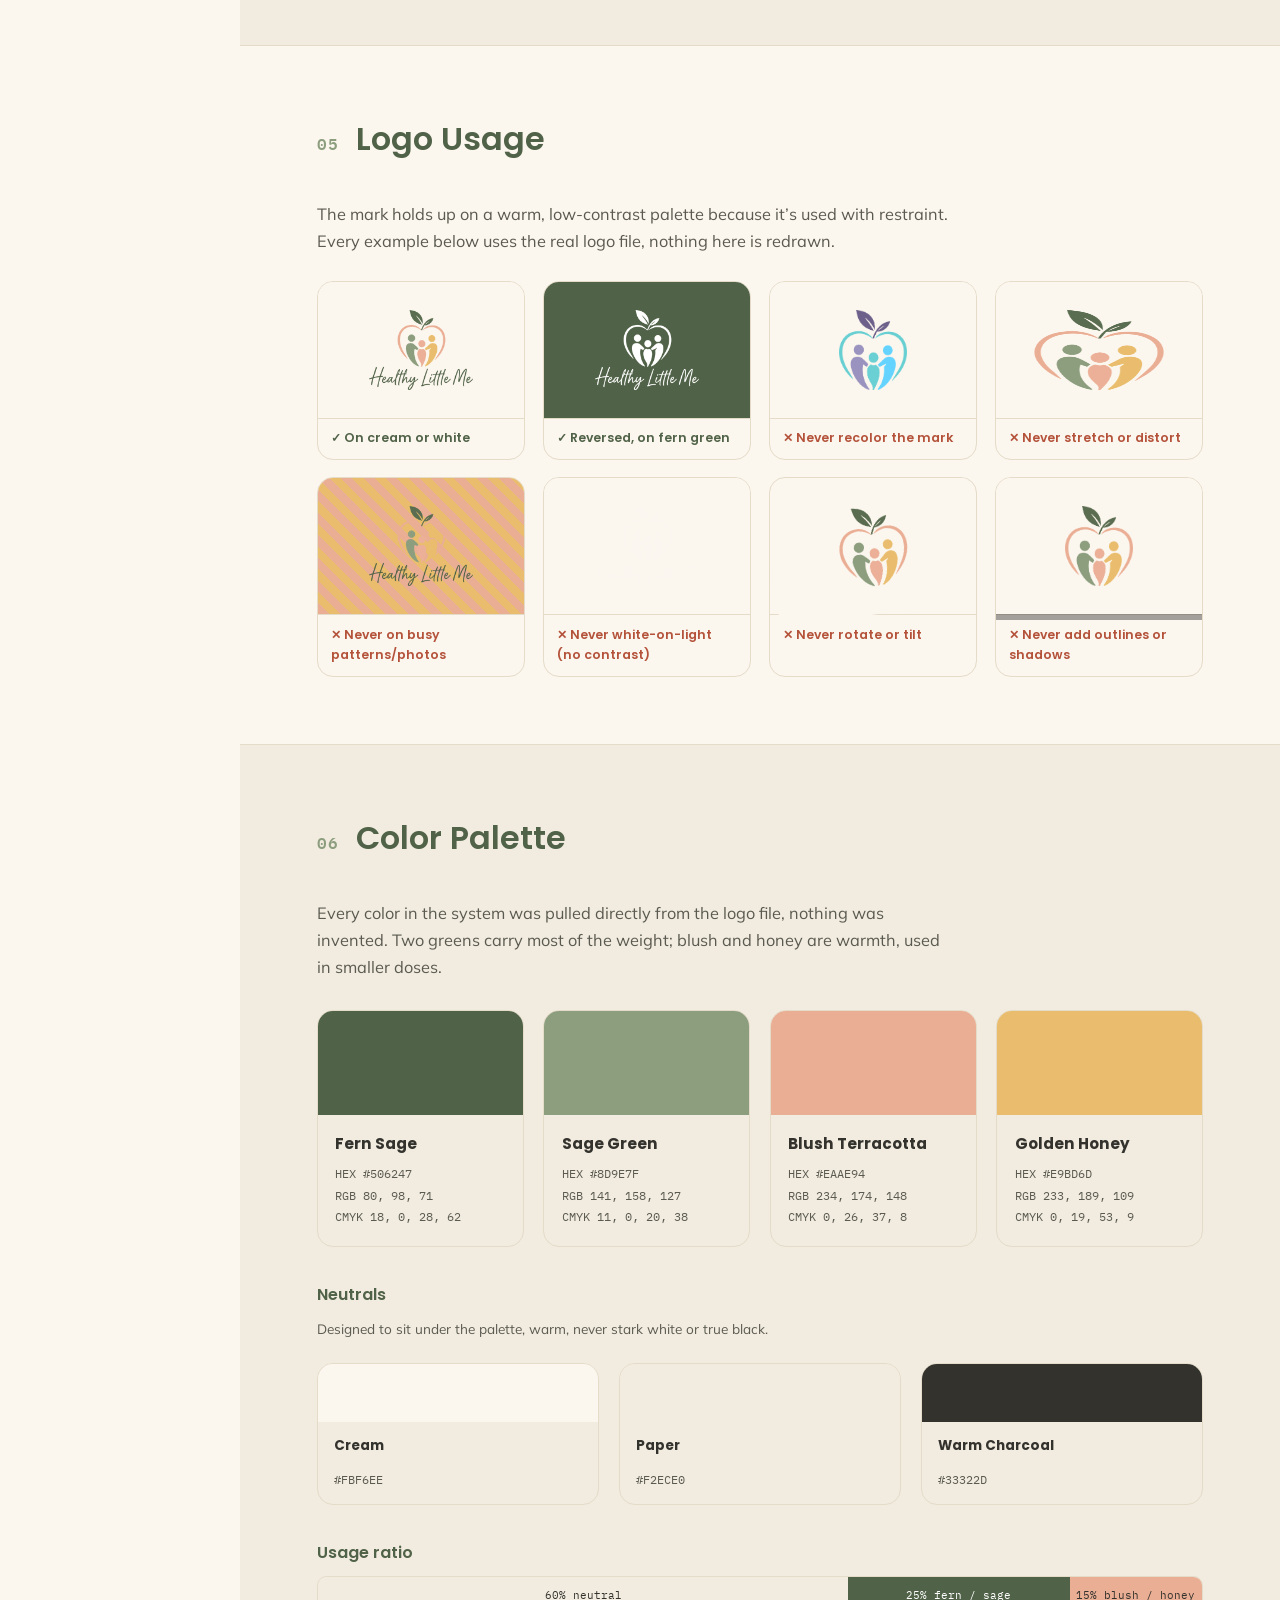
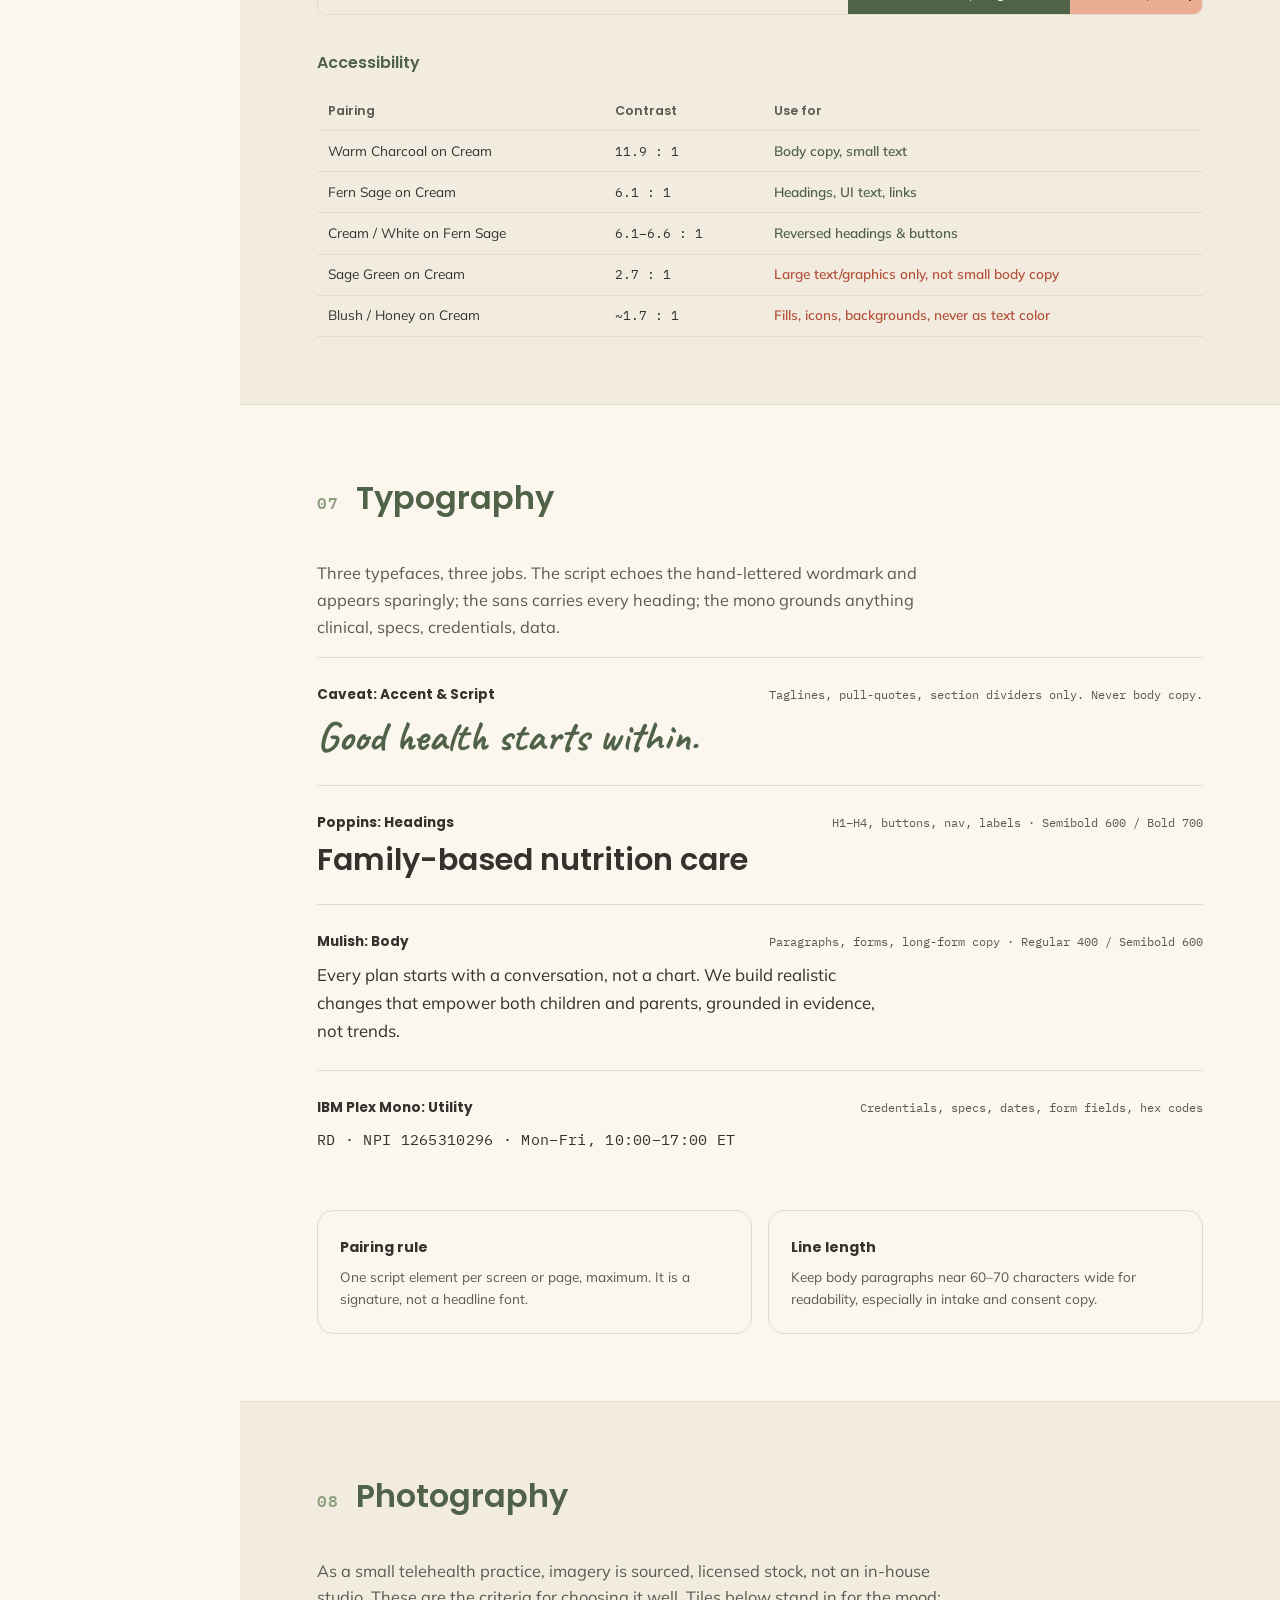
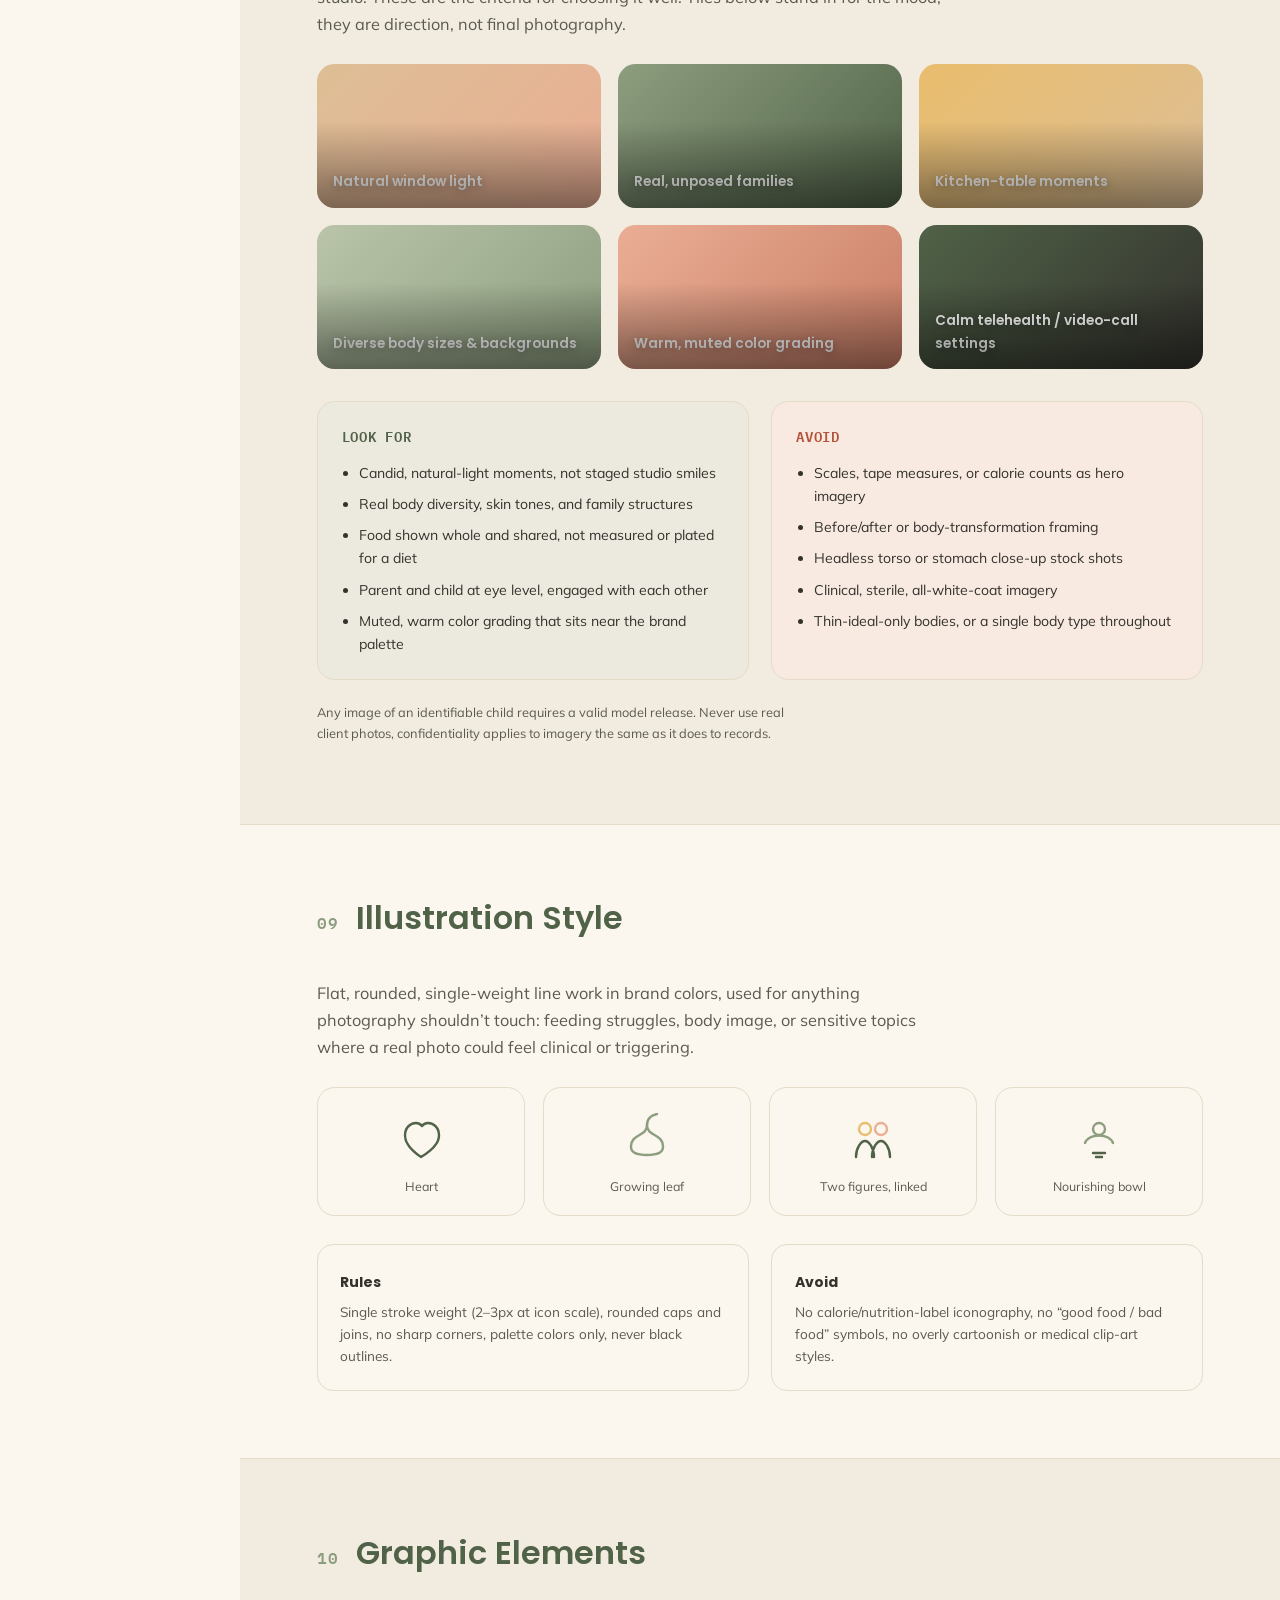
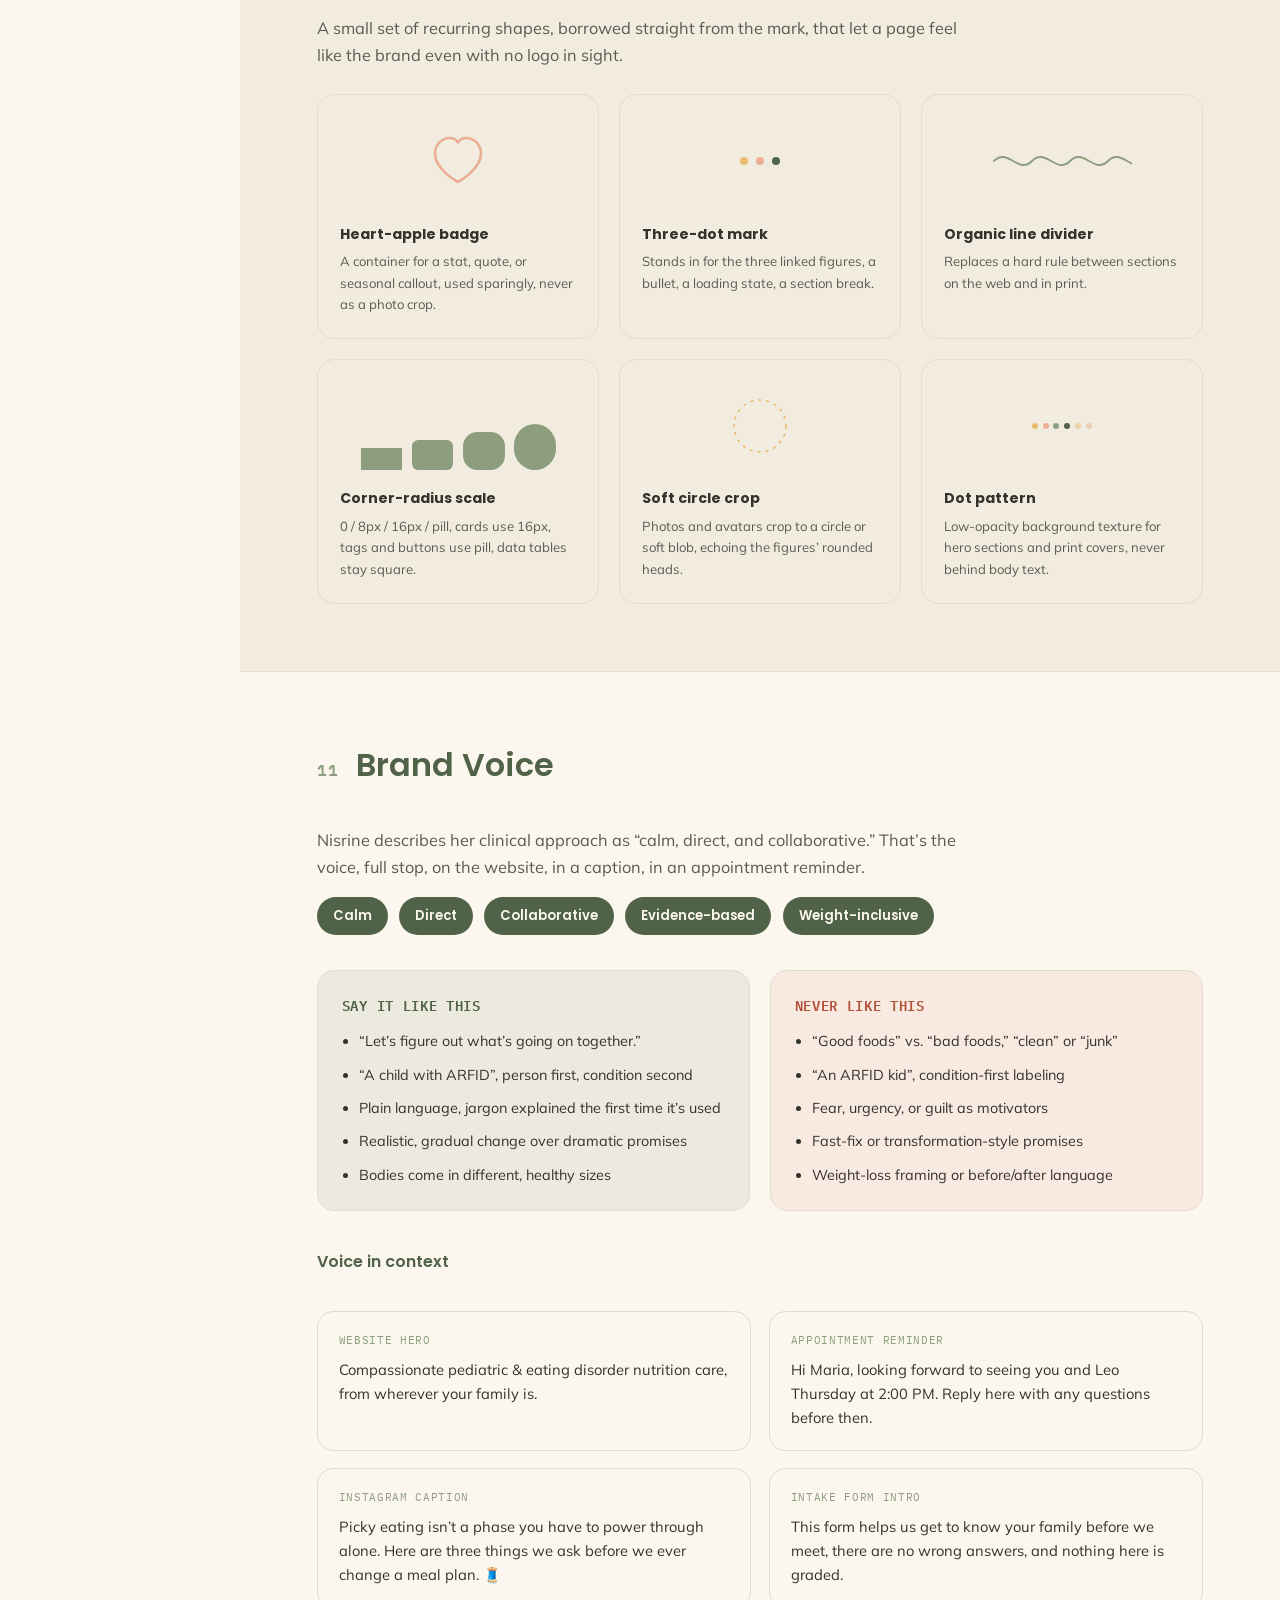
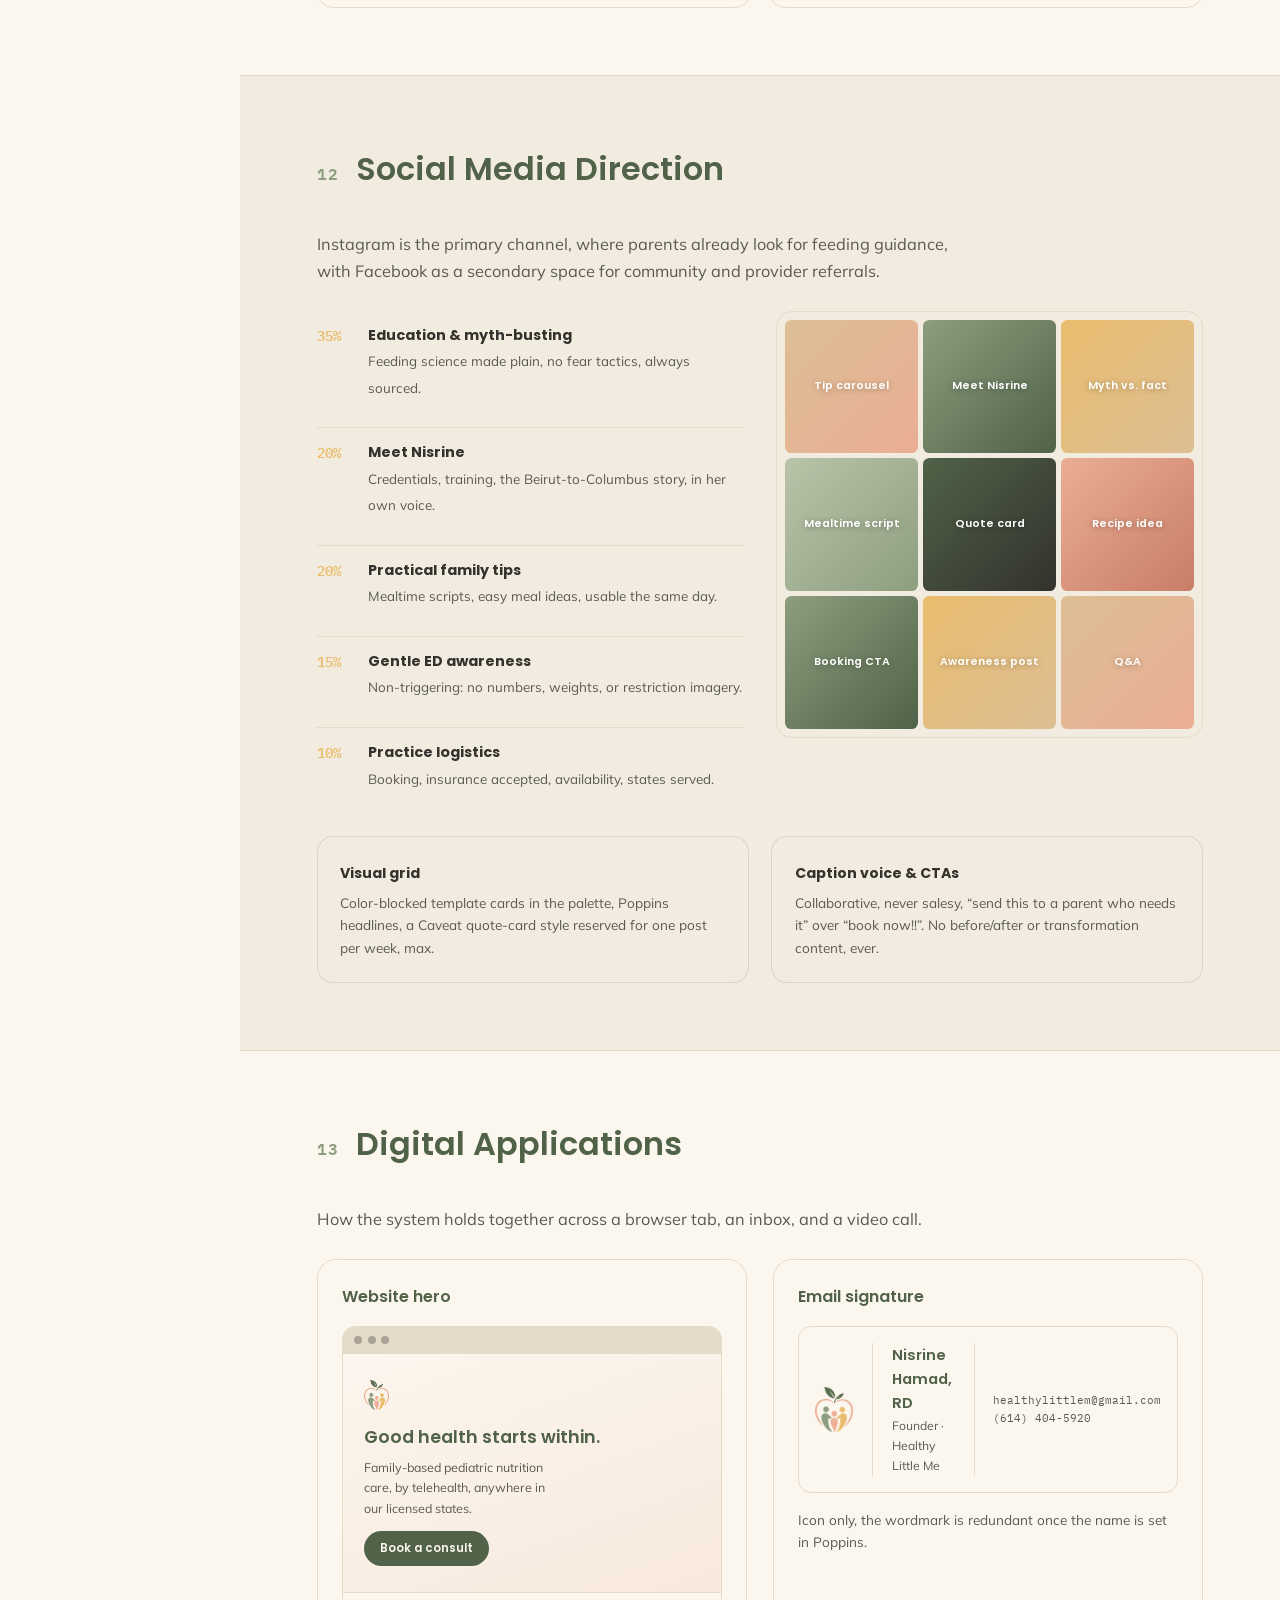
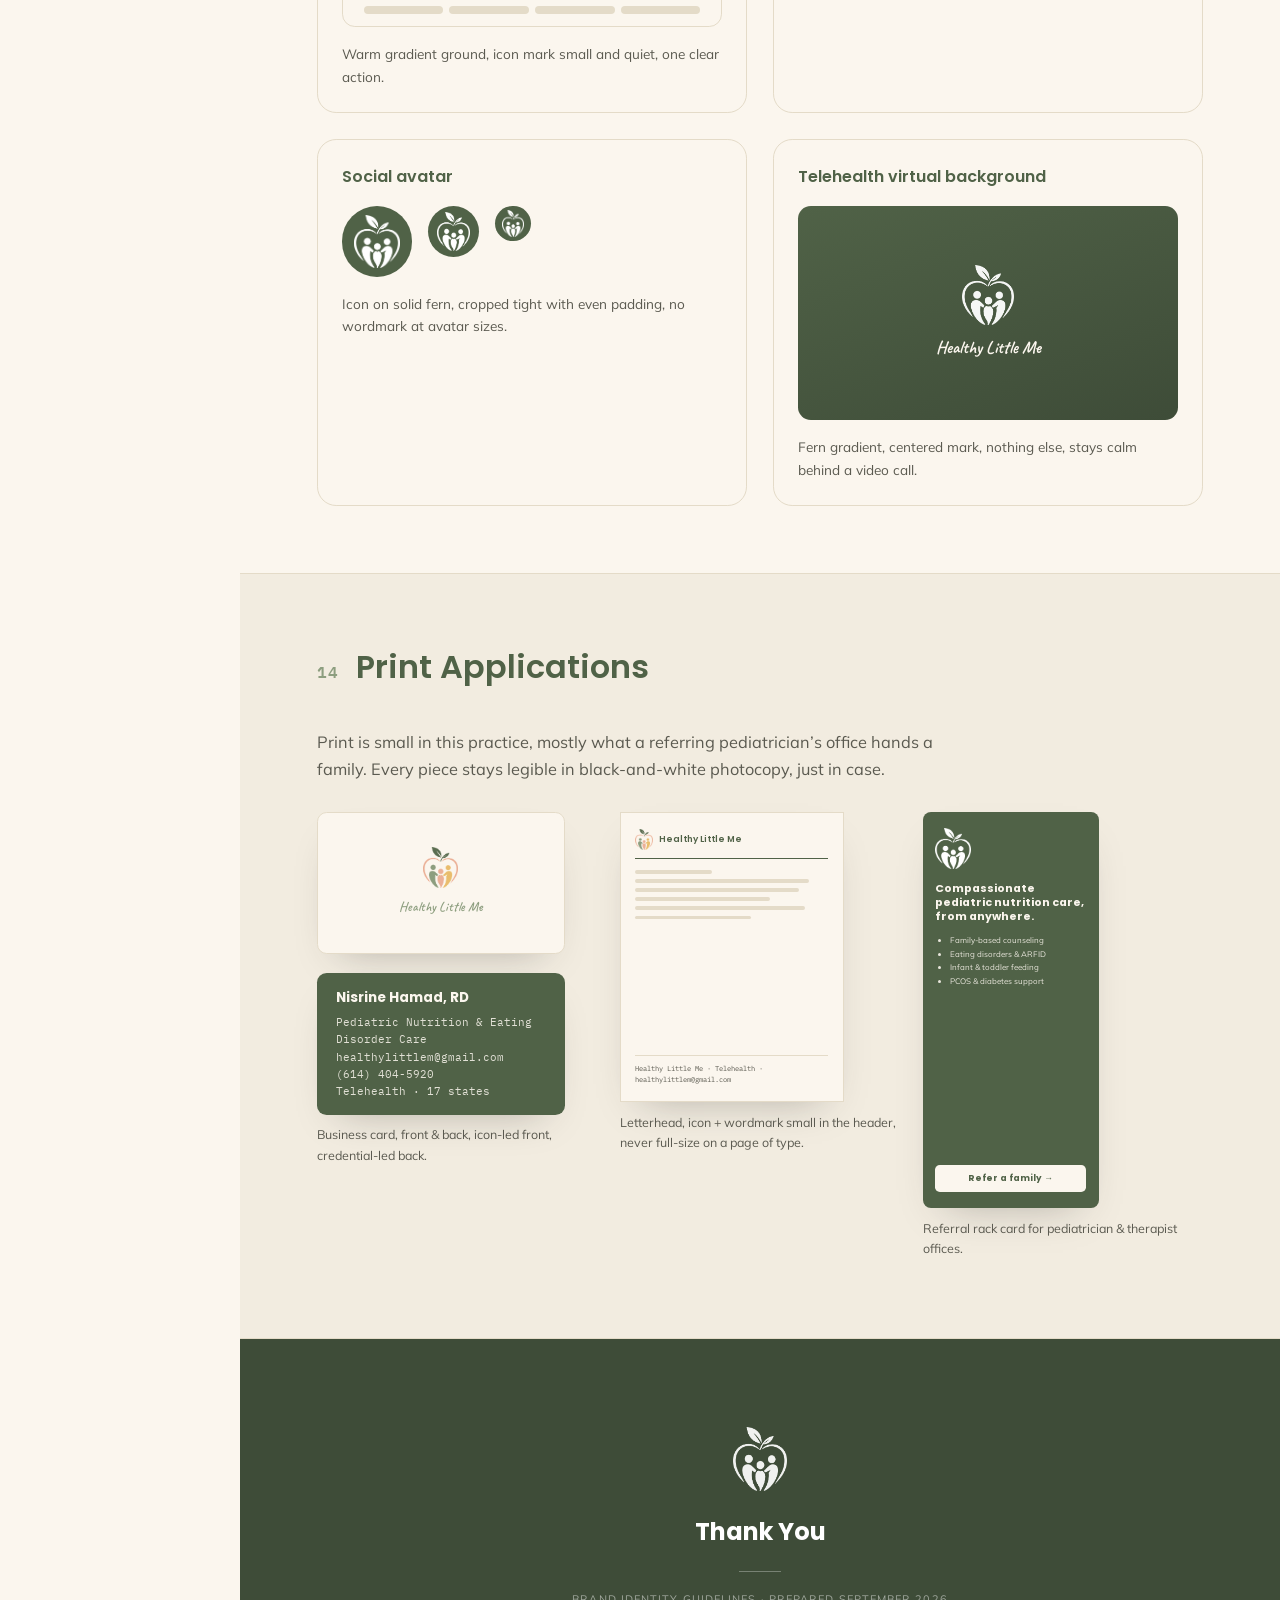
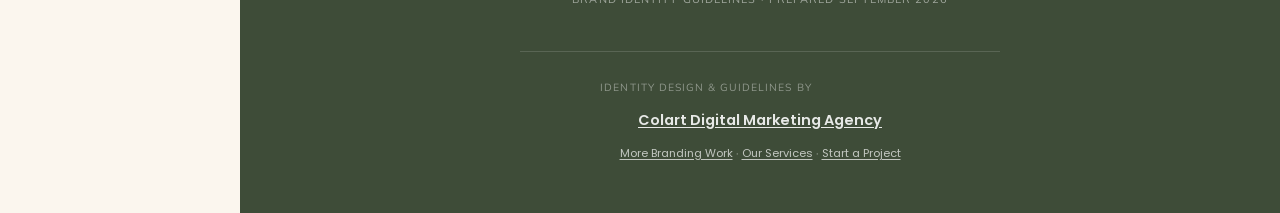
<file: healthylittleme/index.html>
<!doctype html>
<title>Healthy Little Me Brand Book</title>
<meta name="description" content="Brand identity guidelines for Healthy Little Me, a pediatric nutrition telehealth practice.">
<style>
  @import url('https://fonts.googleapis.com/css2?family=Caveat:wght@500;600;700&family=Poppins:ital,wght@0,400;0,500;0,600;0,700;1,500&family=Mulish:ital,wght@0,400;0,500;0,600;0,700;1,400&family=IBM+Plex+Mono:wght@400;500;600&display=swap');

  :root{
    --cream:#FBF6EE;
    --paper:#F2ECE0;
    --paper-line:#E4DBC8;
    --ink:#33322D;
    --ink-soft:#5B5A50;
    --fern:#506247;
    --fern-deep:#3E4C38;
    --sage:#8D9E7F;
    --blush:#EAAE94;
    --honey:#E9BD6D;
    --on-fern:#FBF6EE;
    --shadow: 0 18px 40px -22px rgba(51,50,45,0.35);
    --radius-organic: 42% 58% 61% 39% / 46% 40% 60% 54%;
    --maxw: 76rem;
  }
  @media (prefers-color-scheme: dark){
    :root:not([data-theme="light"]){
      --cream:#20261C;
      --paper:#262D20;
      --paper-line:#3A4432;
      --ink:#EDE7D9;
      --ink-soft:#C3BFAF;
      --fern:#B9C9AC;
      --fern-deep:#D9E2CE;
      --sage:#9FB18F;
      --blush:#E9AF95;
      --honey:#E7BE72;
      --on-fern:#20261C;
      --shadow: 0 18px 40px -20px rgba(0,0,0,0.55);
    }
  }
  :root[data-theme="dark"]{
    --cream:#20261C;
    --paper:#262D20;
    --paper-line:#3A4432;
    --ink:#EDE7D9;
    --ink-soft:#C3BFAF;
    --fern:#B9C9AC;
    --fern-deep:#D9E2CE;
    --sage:#9FB18F;
    --blush:#E9AF95;
    --honey:#E7BE72;
    --on-fern:#20261C;
    --shadow: 0 18px 40px -20px rgba(0,0,0,0.55);
  }

  *{box-sizing:border-box;}
  html{scroll-behavior:smooth;}
  @media (prefers-reduced-motion: reduce){ html{scroll-behavior:auto;} *{animation-duration:0.001ms !important; transition-duration:0.001ms !important;} }

  body{
    margin:0;
    background:var(--cream);
    color:var(--ink);
    font-family:'Mulish', ui-sans-serif, system-ui, sans-serif;
    font-size:16px;
    line-height:1.65;
    -webkit-font-smoothing:antialiased;
  }
  h1,h2,h3,h4{
    font-family:'Poppins', ui-sans-serif, system-ui, sans-serif;
    color:var(--fern);
    margin:0 0 0.5em;
    text-wrap:balance;
    font-weight:600;
  }
  p{margin:0 0 1em; max-width:62ch;}
  img{max-width:100%; display:block;}
  a{color:inherit;}
  .script{font-family:'Caveat', cursive; font-weight:600;}
  .mono{font-family:'IBM Plex Mono', ui-monospace, monospace; font-variant-numeric:tabular-nums;}

  /* ---------- layout shell ---------- */
  .shell{
    display:grid;
    grid-template-columns: 15rem 1fr;
  }
  @media (max-width: 920px){
    .shell{grid-template-columns: 1fr;}
  }

  /* ---------- spine nav ---------- */
  .spine{
    position:sticky; top:0; align-self:start; height:100vh;
    overflow-y:auto;
    border-right:1px solid var(--paper-line);
    background:var(--paper);
    padding:1.5rem 1.1rem 2rem;
  }
  @media (max-width: 920px){
    .spine{
      position:fixed; inset:0 20% 0 0; z-index:40; height:100vh;
      transform:translateX(-100%);
      transition:transform .28s ease;
      box-shadow:var(--shadow);
    }
    .spine.open{transform:translateX(0);}
  }
  .spine-hub-link{
    display:flex; align-items:center; gap:.5rem;
    margin-bottom:1rem; padding:0 .4rem .9rem;
    border-bottom:1px solid var(--paper-line);
    text-decoration:none;
    font-family:'IBM Plex Mono'; font-size:.68rem; font-weight:500;
    letter-spacing:.03em; text-transform:uppercase;
    color:var(--ink-soft);
    transition:color .15s ease;
  }
  .spine-hub-link:hover{color:var(--fern);}
  .spine-brand{display:flex; align-items:center; gap:.6rem; padding:.3rem .4rem 1.1rem; border-bottom:1px solid var(--paper-line); margin-bottom:.8rem;}
  .spine-brand img{width:2.1rem; height:2.1rem; object-fit:contain;}
  .spine-brand span{font-family:'Poppins'; font-weight:600; font-size:.85rem; color:var(--fern); line-height:1.2;}
  .spine nav{display:flex; flex-direction:column; gap:.15rem;}
  .spine a{
    display:flex; gap:.6rem; align-items:baseline;
    text-decoration:none; color:var(--ink-soft);
    font-size:.83rem; padding:.4rem .5rem; border-radius:.5rem;
    transition:background .15s ease, color .15s ease;
  }
  .spine a b{font-family:'IBM Plex Mono'; font-weight:500; color:var(--sage); font-size:.72rem;}
  .spine a:hover{background:var(--paper-line);}
  .spine a.active{background:var(--fern); color:var(--on-fern);}
  .spine a.active b{color:var(--on-fern); opacity:.75;}
  .spine-toggle{
    display:none; position:fixed; top:1rem; left:1rem; z-index:50;
    background:var(--fern); color:var(--on-fern); border:none; border-radius:100px;
    width:2.9rem; height:2.9rem; align-items:center; justify-content:center;
    box-shadow:var(--shadow); cursor:pointer;
  }
  @media (max-width:920px){ .spine-toggle{display:flex;} }
  .spine-backdrop{display:none;}
  @media (max-width:920px){
    .spine-backdrop.open{display:block; position:fixed; inset:0; background:rgba(0,0,0,.35); z-index:35;}
  }

  main{min-width:0;}

  /* ---------- cover ---------- */
  .cover{
    position:relative;
    padding: 4.5rem 6vw 4rem;
    background:
      radial-gradient(60rem 30rem at 85% -10%, color-mix(in srgb, var(--honey) 20%, transparent), transparent 60%),
      radial-gradient(50rem 26rem at -10% 110%, color-mix(in srgb, var(--blush) 22%, transparent), transparent 60%),
      var(--cream);
    overflow:hidden;
    border-bottom:1px solid var(--paper-line);
  }
  .cover-eyebrow{
    font-family:'IBM Plex Mono'; font-size:.72rem; letter-spacing:.14em; text-transform:uppercase;
    color:var(--sage); margin-bottom:1.4rem; display:flex; gap:.6rem; align-items:center;
  }
  .cover-eyebrow::before{content:""; width:2rem; height:1px; background:var(--sage); display:inline-block;}
  .cover-grid{display:grid; grid-template-columns: 1.15fr .85fr; gap:3rem; align-items:center;}
  @media (max-width:820px){ .cover-grid{grid-template-columns:1fr;} }
  .cover h1{font-size:clamp(2.1rem, 4vw, 3.1rem); line-height:1.08; margin-bottom:.6rem;}
  .cover .lede{font-size:1.05rem; color:var(--ink-soft); max-width:46ch;}
  .cover-tagline{
    font-family:'Caveat'; font-weight:700; font-size:clamp(1.6rem,3vw,2.1rem);
    color:var(--fern); margin-top:1.6rem;
  }
  .cover-meta{
    display:flex; gap:1.6rem; flex-wrap:wrap; margin-top:2.4rem;
    font-family:'IBM Plex Mono'; font-size:.74rem; color:var(--ink-soft);
  }
  .cover-meta div b{display:block; color:var(--ink); font-weight:600; margin-bottom:.15rem; font-size:.72rem; text-transform:uppercase; letter-spacing:.06em;}
  .cover-art{
    display:flex; align-items:center; justify-content:center;
    padding:2rem;
  }
  .cover-art img{width:100%; max-width:20rem; filter:drop-shadow(0 22px 34px rgba(80,98,71,.22));}

  /* ---------- section shell ---------- */
  section.chapter{
    padding: 4.2rem 6vw;
    border-bottom:1px solid var(--paper-line);
    scroll-margin-top: 1rem;
  }
  section.chapter:nth-of-type(even){ background:var(--paper); }
  .chapter-head{
    display:flex; gap:1.1rem; align-items:baseline; margin-bottom:2.2rem;
  }
  .chapter-num{
    font-family:'IBM Plex Mono'; font-weight:600; color:var(--sage);
    font-size:1rem; letter-spacing:.05em;
  }
  .chapter-head h2{font-size:clamp(1.5rem,2.6vw,2rem); margin:0;}
  .chapter-intro{font-size:1.02rem; color:var(--ink-soft); max-width:64ch;}
  .content-max{max-width:var(--maxw);}

  .tag{
    display:inline-flex; align-items:center; font-family:'IBM Plex Mono'; font-size:.7rem;
    text-transform:uppercase; letter-spacing:.06em; padding:.28rem .7rem; border-radius:100px;
    border:1px solid var(--paper-line); color:var(--ink-soft); background:var(--cream);
  }

  /* ---------- generic card / grid utilities ---------- */
  .grid{display:grid; gap:1.4rem;}
  .grid-2{grid-template-columns:repeat(2,1fr);}
  .grid-3{grid-template-columns:repeat(3,1fr);}
  .grid-4{grid-template-columns:repeat(4,1fr);}
  @media (max-width:760px){ .grid-2,.grid-3,.grid-4{grid-template-columns:1fr;} }

  .card{
    background:var(--cream); border:1px solid var(--paper-line); border-radius:1rem;
    padding:1.4rem;
  }
  section.chapter:nth-of-type(even) .card{background:var(--paper); border-color:color-mix(in srgb, var(--paper-line) 70%, var(--ink) 6%);}

  blockquote{
    margin:0; padding:0; font-family:'Caveat'; font-weight:600; color:var(--fern);
    font-size:clamp(1.3rem,2.2vw,1.7rem); line-height:1.35; max-width:38ch;
  }

  hr.leaf{
    border:none; height:2.4rem; margin:0 0 2rem;
    display:flex; align-items:center; justify-content:center;
  }

  footer{
    padding:5.5rem 6vw 3.2rem; text-align:center;
    background:var(--fern-deep); color:var(--on-fern);
  }
  footer img{width:3.4rem; margin:0 auto 1.3rem; filter: brightness(0) invert(1); opacity:.92;}
  footer h2{
    font-family:'Poppins'; font-weight:700; font-size:1.5rem; color:#fff; margin-bottom:.4rem;
  }
  footer .foot-rule{width:2.6rem; height:1px; margin:1.2rem auto; background:rgba(255,255,255,.3);}
  footer .foot-meta{
    font-size:.68rem; letter-spacing:.1em; text-transform:uppercase;
    color:rgba(255,255,255,.5); margin-bottom:2.6rem;
  }
  footer .foot-credit{
    border-top:1px solid rgba(255,255,255,.14); padding-top:1.7rem;
    max-width:30rem; margin:0 auto;
  }
  footer .foot-credit p{
    font-size:.65rem; letter-spacing:.1em; text-transform:uppercase;
    color:rgba(255,255,255,.42); margin-bottom:.6rem;
  }
  footer .foot-credit a{
    color:rgba(255,255,255,.88); font-weight:600; font-size:.9rem;
    font-family:'Poppins'; text-decoration:underline; text-underline-offset:2px;
  }
  footer .foot-links{margin-top:.7rem; font-size:.7rem; color:rgba(255,255,255,.45);}
  footer .foot-links a{color:rgba(255,255,255,.68); font-weight:400; font-size:.7rem; text-decoration:underline; text-underline-offset:2px;}
  footer .foot-links a:hover{color:#fff;}

  /* ===================== 01 story ===================== */
  .story-flow{display:grid; grid-template-columns: 1fr; gap:1.2rem; max-width:66ch;}
  .story-flow p{max-width:66ch;}
  .story-marks{display:flex; gap:.9rem; margin-top:2rem; flex-wrap:wrap;}
  .story-mark{
    flex:1 1 12rem; background:var(--cream); border:1px solid var(--paper-line); border-radius:1rem; padding:1.1rem 1.2rem;
  }
  section.chapter:nth-of-type(even) .story-mark{background:var(--paper);}
  .story-mark b{display:block; font-family:'Poppins'; color:var(--fern); font-size:.85rem; margin-bottom:.3rem;}
  .story-mark span{font-size:.85rem; color:var(--ink-soft);}

  /* ===================== 02 mission ===================== */
  .mv-grid{display:grid; grid-template-columns:1fr 1fr; gap:1.6rem;}
  @media (max-width:760px){.mv-grid{grid-template-columns:1fr;}}
  .mv-card{
    border-radius: 1.6rem; padding:2rem; position:relative; overflow:hidden;
  }
  .mv-card.mission{background:var(--fern); color:var(--on-fern);}
  .mv-card.vision{background:var(--cream); border:1px solid var(--paper-line);}
  section.chapter:nth-of-type(even) .mv-card.vision{background:var(--paper);}
  .mv-card .kicker{font-family:'IBM Plex Mono'; font-size:.72rem; letter-spacing:.1em; text-transform:uppercase; opacity:.75; margin-bottom:.8rem;}
  .mv-card.mission h3, .mv-card.vision h3{color:inherit;}
  .mv-card.vision h3{color:var(--fern);}
  .mv-card p{color:inherit; opacity:.95; max-width:none;}
  .pillars{margin-top:2.2rem; display:grid; grid-template-columns:repeat(3,1fr); gap:1.2rem;}
  @media (max-width:760px){.pillars{grid-template-columns:1fr;}}
  .pillar{text-align:left; padding:1.3rem; border-radius:1rem; background:var(--cream); border:1px solid var(--paper-line);}
  section.chapter:nth-of-type(even) .pillar{background:var(--paper);}
  .pillar .num{font-family:'IBM Plex Mono'; color:var(--honey); font-weight:600; font-size:.8rem;}
  .pillar h4{font-size:1rem; margin:.4rem 0 .4rem;}
  .pillar p{font-size:.88rem; color:var(--ink-soft); margin:0;}

  /* ===================== 03 positioning ===================== */
  .position-statement{
    border-left:3px solid var(--honey); padding:.3rem 0 .3rem 1.4rem; margin-bottom:2.4rem;
  }
  .position-statement p{font-size:1.15rem; color:var(--ink); font-family:'Poppins'; font-weight:500; max-width:56ch; margin:0;}
  .diff-list{display:grid; gap:.9rem; margin-top:1.6rem;}
  .diff-row{display:grid; grid-template-columns:1.4rem 1fr; gap:.8rem; align-items:start; padding:.9rem 0; border-top:1px solid var(--paper-line);}
  .diff-row:first-child{border-top:none;}
  .diff-row svg{margin-top:.25rem; flex-shrink:0;}
  .diff-row b{display:block; font-family:'Poppins'; font-size:.95rem; margin-bottom:.15rem;}
  .diff-row span{font-size:.9rem; color:var(--ink-soft);}
  .segments{display:grid; grid-template-columns:repeat(4,1fr); gap:1rem; margin-top:2.2rem;}
  @media (max-width:900px){.segments{grid-template-columns:repeat(2,1fr);}}
  @media (max-width:520px){.segments{grid-template-columns:1fr;}}
  .segment{padding:1.1rem; border-radius:.9rem; background:var(--cream); border:1px dashed var(--paper-line); font-size:.85rem; color:var(--ink-soft);}
  section.chapter:nth-of-type(even) .segment{background:var(--paper);}
  .segment b{display:block; color:var(--fern); font-family:'Poppins'; font-size:.88rem; margin-bottom:.3rem;}

  /* ===================== 04/05 logo ===================== */
  .logo-hero{
    display:grid; grid-template-columns:1fr 1fr 1fr; gap:1.4rem; margin-bottom:2rem;
  }
  @media (max-width:820px){.logo-hero{grid-template-columns:1fr;}}
  .logo-tile{
    border-radius:1.2rem; padding:2rem 1.4rem 1.4rem; display:flex; flex-direction:column; align-items:center; gap:1rem;
    background:var(--cream); border:1px solid var(--paper-line); text-align:center;
  }
  section.chapter:nth-of-type(even) .logo-tile{background:var(--paper);}
  .logo-tile img{height:6.5rem; width:auto; object-fit:contain;}
  .logo-tile.wordmark-tile img{height:3rem;}
  .logo-tile b{font-family:'Poppins'; font-size:.88rem;}
  .logo-tile span{font-size:.78rem; color:var(--ink-soft);}

  .lockup-row{
    display:flex; align-items:center; gap:1.1rem; padding:1.6rem; background:var(--cream);
    border:1px solid var(--paper-line); border-radius:1.2rem;
  }
  section.chapter:nth-of-type(even) .lockup-row{background:var(--paper);}
  .lockup-row img.icon{height:3.6rem;}
  .lockup-row img.word{height:2.2rem;}
  .lockup-divider{width:1px; align-self:stretch; background:var(--paper-line);}

  .clearspace-demo{
    position:relative; display:inline-flex; padding:2.4rem; border:1.5px dashed var(--sage); border-radius:.9rem;
    margin:0 auto;
  }
  .clearspace-demo img{height:6rem;}
  .clearspace-demo .x-label{
    position:absolute; font-family:'IBM Plex Mono'; font-size:.68rem; color:var(--sage); background:var(--cream); padding:0 .3rem;
  }
  section.chapter:nth-of-type(even) .clearspace-demo .x-label{background:var(--paper);}
  .cs-top{top:-0.55rem; left:50%; transform:translateX(-50%);}
  .cs-left{left:-1.3rem; top:50%; transform:translateY(-50%) rotate(-90deg);}

  .minsize-row{display:flex; gap:2.4rem; align-items:flex-end; margin-top:1.6rem; flex-wrap:wrap;}
  .minsize-item{text-align:center;}
  .minsize-item img{margin:0 auto .5rem;}
  .minsize-item span{font-family:'IBM Plex Mono'; font-size:.72rem; color:var(--ink-soft);}

  .dodont-grid{display:grid; grid-template-columns:repeat(4,1fr); gap:1.1rem; margin-top:1rem;}
  @media (max-width:900px){.dodont-grid{grid-template-columns:repeat(2,1fr);}}
  @media (max-width:520px){.dodont-grid{grid-template-columns:1fr;}}
  .dd-tile{border-radius:1rem; overflow:hidden; border:1px solid var(--paper-line); background:var(--cream);}
  section.chapter:nth-of-type(even) .dd-tile{background:var(--paper);}
  .dd-stage{
    height:8.5rem; display:flex; align-items:center; justify-content:center; padding:1rem;
  }
  .dd-stage img{height:5rem;}
  .dd-label{
    display:flex; align-items:center; gap:.4rem; padding:.6rem .8rem; font-size:.78rem; font-family:'Poppins'; font-weight:600;
    border-top:1px solid var(--paper-line);
  }
  .dd-tile.good .dd-label{color:var(--fern);}
  .dd-tile.bad .dd-label{color:#B4523A;}
  .stage-fern{background:var(--fern);}
  .stage-busy{background:repeating-linear-gradient(45deg, var(--blush), var(--blush) 8px, var(--honey) 8px, var(--honey) 16px);}
  .stage-cream{background:var(--cream);}
  section.chapter:nth-of-type(even) .stage-cream{background:var(--paper);}
  .filt-hue{filter:hue-rotate(160deg) saturate(1.4);}
  .filt-stretch{transform:scaleX(1.9);}
  .filt-ghost{opacity:.16;}

  /* ===================== 06 color ===================== */
  .swatch-grid{display:grid; grid-template-columns:repeat(4,1fr); gap:1.2rem;}
  @media (max-width:820px){.swatch-grid{grid-template-columns:repeat(2,1fr);}}
  .swatch{border-radius:1rem; overflow:hidden; border:1px solid var(--paper-line); background:var(--cream);}
  section.chapter:nth-of-type(even) .swatch{background:var(--paper);}
  .swatch-color{height:6.5rem;}
  .swatch-body{padding:1rem 1.1rem 1.2rem;}
  .swatch-body b{display:block; font-family:'Poppins'; font-size:.95rem; margin-bottom:.5rem;}
  .swatch-specs{font-family:'IBM Plex Mono'; font-size:.74rem; color:var(--ink-soft); display:grid; gap:.15rem;}
  .neutrals-row{display:flex; gap:1.2rem; margin-top:1.4rem; flex-wrap:wrap;}
  .neutral-chip{flex:1 1 10rem; border-radius:1rem; border:1px solid var(--paper-line); overflow:hidden;}
  .neutral-swatch{height:3.6rem;}
  .neutral-chip .swatch-body{padding:.8rem 1rem;}
  .ratio-bar{display:flex; height:2.4rem; border-radius:.6rem; overflow:hidden; margin-top:.6rem; border:1px solid var(--paper-line);}
  .ratio-bar div{display:flex; align-items:center; justify-content:center; font-family:'IBM Plex Mono'; font-size:.7rem; color:#fff;}
  .contrast-table{width:100%; border-collapse:collapse; margin-top:1rem; font-size:.85rem;}
  .contrast-table th,.contrast-table td{text-align:left; padding:.55rem .7rem; border-bottom:1px solid var(--paper-line);}
  .contrast-table th{font-family:'Poppins'; font-size:.78rem; color:var(--ink-soft); font-weight:600;}
  .contrast-table td.mono{font-size:.8rem;}
  .pass{color:var(--fern); font-weight:600;}
  .accent-only{color:#B4523A; font-weight:600;}

  /* ===================== 07 type ===================== */
  .type-specimen{padding:1.6rem 0; border-top:1px solid var(--paper-line);}
  .type-specimen:first-of-type{border-top:none;}
  .type-meta{display:flex; justify-content:space-between; align-items:baseline; margin-bottom:.5rem; flex-wrap:wrap; gap:.4rem;}
  .type-meta b{font-family:'Poppins'; font-size:.85rem;}
  .type-meta span{font-family:'IBM Plex Mono'; font-size:.72rem; color:var(--ink-soft);}
  .type-sample-caveat{font-family:'Caveat'; font-weight:700; font-size:2.6rem; color:var(--fern); line-height:1.1;}
  .type-sample-heading{font-family:'Poppins'; font-weight:600; font-size:1.9rem; line-height:1.2;}
  .type-sample-body{font-family:'Mulish'; font-size:1.05rem; max-width:58ch; color:var(--ink);}
  .type-sample-mono{font-family:'IBM Plex Mono'; font-size:.95rem; letter-spacing:.02em;}
  .type-rules{display:grid; grid-template-columns:repeat(2,1fr); gap:1rem; margin-top:2rem;}
  @media (max-width:700px){.type-rules{grid-template-columns:1fr;}}

  /* ===================== 08 photography ===================== */
  .mood-grid{display:grid; grid-template-columns:repeat(3,1fr); gap:1.1rem;}
  @media (max-width:820px){.mood-grid{grid-template-columns:repeat(2,1fr);}}
  @media (max-width:520px){.mood-grid{grid-template-columns:1fr;}}
  .mood-tile{
    border-radius:1.1rem; height:9rem; position:relative; overflow:hidden; display:flex; align-items:flex-end; padding:.9rem 1rem;
  }
  .mood-tile span{position:relative; color:#fff; font-family:'Poppins'; font-weight:600; font-size:.85rem; text-shadow:0 2px 10px rgba(0,0,0,.35);}
  .mood-tile::after{content:""; position:absolute; inset:0; background:linear-gradient(180deg, rgba(0,0,0,0) 40%, rgba(0,0,0,.45));}
  .mood-1{background:linear-gradient(135deg,#DDBE95,#EAAE94);}
  .mood-2{background:linear-gradient(135deg,#8D9E7F,#506247);}
  .mood-3{background:linear-gradient(135deg,#E9BD6D,#DDBE95);}
  .mood-4{background:linear-gradient(135deg,#B9C4A9,#8D9E7F);}
  .mood-5{background:linear-gradient(135deg,#EAAE94,#C97D66);}
  .mood-6{background:linear-gradient(135deg,#506247,#33322D);}
  .avoid-list{display:grid; grid-template-columns:1fr 1fr; gap:.8rem; margin-top:1.8rem;}
  @media (max-width:700px){.avoid-list{grid-template-columns:1fr;}}

  /* ===================== 09 illustration ===================== */
  .illo-grid{display:grid; grid-template-columns:repeat(4,1fr); gap:1.1rem;}
  @media (max-width:820px){.illo-grid{grid-template-columns:repeat(2,1fr);}}
  .illo-tile{
    background:var(--cream); border:1px solid var(--paper-line); border-radius:1.1rem; padding:1.6rem 1rem 1.1rem;
    display:flex; flex-direction:column; align-items:center; gap:.7rem; text-align:center;
  }
  section.chapter:nth-of-type(even) .illo-tile{background:var(--paper);}
  .illo-tile span{font-size:.78rem; color:var(--ink-soft);}

  /* ===================== 10 graphic elements ===================== */
  .elements-grid{display:grid; grid-template-columns:repeat(3,1fr); gap:1.2rem;}
  @media (max-width:820px){.elements-grid{grid-template-columns:1fr 1fr;}}
  @media (max-width:520px){.elements-grid{grid-template-columns:1fr;}}
  .element-card{background:var(--cream); border:1px solid var(--paper-line); border-radius:1.1rem; padding:1.4rem; display:flex; flex-direction:column; gap:.9rem;}
  section.chapter:nth-of-type(even) .element-card{background:var(--paper);}
  .element-stage{height:5.5rem; display:flex; align-items:center; justify-content:center; gap:.6rem;}
  .radius-demo{display:flex; gap:.6rem; align-items:flex-end;}
  .radius-demo div{background:var(--sage); width:2.6rem;}
  .dotline{display:flex; gap:.5rem; align-items:center;}
  .dotline span{width:.5rem; height:.5rem; border-radius:50%; background:var(--honey); display:inline-block;}
  .dotline span:nth-child(2){background:var(--blush);}
  .dotline span:nth-child(3){background:var(--fern);}

  /* ===================== 11 voice ===================== */
  .voice-pillars{display:flex; gap:.7rem; flex-wrap:wrap; margin-bottom:2.2rem;}
  .voice-pill{
    font-family:'Poppins'; font-weight:600; font-size:.82rem; padding:.5rem 1rem; border-radius:100px;
    background:var(--fern); color:var(--on-fern);
  }
  .dodont-copy{display:grid; grid-template-columns:1fr 1fr; gap:1.2rem;}
  @media (max-width:760px){.dodont-copy{grid-template-columns:1fr;}}
  .copy-col{border-radius:1.1rem; padding:1.4rem 1.5rem; border:1px solid var(--paper-line);}
  .copy-col.say{background:color-mix(in srgb, var(--sage) 14%, var(--cream));}
  .copy-col.avoid{background:color-mix(in srgb, var(--blush) 16%, var(--cream));}
  .copy-col h4{font-size:.85rem; text-transform:uppercase; letter-spacing:.05em; font-family:'IBM Plex Mono'; margin-bottom:.9rem;}
  .copy-col.say h4{color:var(--fern);}
  .copy-col.avoid h4{color:#B4523A;}
  .copy-col ul{margin:0; padding-left:1.1rem; display:grid; gap:.6rem; font-size:.9rem;}
  .voice-samples{display:grid; grid-template-columns:repeat(2,1fr); gap:1.1rem; margin-top:2.2rem;}
  @media (max-width:760px){.voice-samples{grid-template-columns:1fr;}}
  .sample-card{background:var(--cream); border:1px solid var(--paper-line); border-radius:1rem; padding:1.2rem 1.3rem;}
  section.chapter:nth-of-type(even) .sample-card{background:var(--paper);}
  .sample-card .ctx{font-family:'IBM Plex Mono'; font-size:.7rem; text-transform:uppercase; letter-spacing:.06em; color:var(--sage); margin-bottom:.5rem; display:block;}
  .sample-card p{font-size:.92rem; margin:0; color:var(--ink);}

  /* ===================== 12 social ===================== */
  .social-layout{display:grid; grid-template-columns: 1fr 1fr; gap:2rem; align-items:start;}
  @media (max-width:820px){.social-layout{grid-template-columns:1fr;}}
  .ig-grid{display:grid; grid-template-columns:repeat(3,1fr); gap:.3rem; border:1px solid var(--paper-line); border-radius:1rem; padding:.5rem; background:var(--cream);}
  section.chapter:nth-of-type(even) .ig-grid{background:var(--paper);}
  .ig-cell{aspect-ratio:1; border-radius:.4rem; display:flex; align-items:center; justify-content:center; padding:.5rem; text-align:center;}
  .ig-cell span{font-family:'Poppins'; font-weight:600; font-size:.68rem; color:#fff; text-shadow:0 1px 6px rgba(0,0,0,.3);}
  .pillars-list{display:grid; gap:.9rem;}
  .pillar-row{display:grid; grid-template-columns:2.4rem 1fr; gap:.8rem; align-items:start; padding:.8rem 0; border-top:1px solid var(--paper-line);}
  .pillar-row:first-child{border-top:none;}
  .pillar-row .pct{font-family:'IBM Plex Mono'; color:var(--honey); font-weight:600; font-size:.85rem;}
  .pillar-row b{display:block; font-family:'Poppins'; font-size:.9rem;}
  .pillar-row span{font-size:.84rem; color:var(--ink-soft);}

  /* ===================== 13/14 applications ===================== */
  .app-grid{display:grid; grid-template-columns:repeat(2,1fr); gap:1.6rem;}
  @media (max-width:820px){.app-grid{grid-template-columns:1fr;}}
  .app-card{background:var(--cream); border:1px solid var(--paper-line); border-radius:1.2rem; padding:1.5rem; display:flex; flex-direction:column; gap:1rem;}
  section.chapter:nth-of-type(even) .app-card{background:var(--paper);}
  .app-card h4{margin:0; font-size:1rem;}
  .app-card p.desc{font-size:.85rem; color:var(--ink-soft); margin:0;}

  /* browser mock */
  .browser-mock{border-radius:.8rem; overflow:hidden; border:1px solid var(--paper-line); background:var(--cream);}
  .browser-bar{display:flex; gap:.35rem; padding:.6rem .7rem; background:var(--paper-line);}
  .browser-bar span{width:.5rem; height:.5rem; border-radius:50%; background:rgba(0,0,0,.25);}
  .browser-body{padding:0;}
  .site-hero{padding:1.6rem 1.3rem; background:linear-gradient(160deg, var(--cream), color-mix(in srgb, var(--blush) 18%, var(--cream)));}
  .site-hero img{height:1.9rem; margin-bottom:.8rem;}
  .site-hero .h{font-family:'Poppins'; font-weight:600; font-size:1.1rem; color:var(--fern); margin-bottom:.3rem;}
  .site-hero .s{font-size:.78rem; color:var(--ink-soft); max-width:26ch;}
  .site-hero .cta{display:inline-block; margin-top:.8rem; background:var(--fern); color:var(--on-fern); font-family:'Poppins'; font-weight:600; font-size:.72rem; padding:.5rem 1rem; border-radius:100px;}
  .site-strip{display:flex; gap:.4rem; padding:.8rem 1.3rem; border-top:1px solid var(--paper-line);}
  .site-strip div{flex:1; height:.5rem; border-radius:100px; background:var(--paper-line);}

  /* email signature */
  .sig{display:flex; gap:1rem; align-items:center; padding:1rem; background:var(--cream); border:1px solid var(--paper-line); border-radius:.8rem;}
  .sig img{width:2.8rem; height:2.8rem; object-fit:contain;}
  .sig .name{font-family:'Poppins'; font-weight:600; font-size:.92rem; color:var(--fern);}
  .sig .role{font-size:.76rem; color:var(--ink-soft);}
  .sig .line{width:1px; align-self:stretch; background:var(--paper-line); margin:0 .2rem;}
  .sig .contact{font-family:'IBM Plex Mono'; font-size:.68rem; color:var(--ink-soft); line-height:1.7;}

  /* avatar */
  .avatar-row{display:flex; gap:1rem;}
  .avatar{border-radius:50%; overflow:hidden; display:flex; align-items:center; justify-content:center; background:var(--fern);}
  .avatar img{width:65%; filter:brightness(0) invert(1);}

  /* virtual bg */
  .vbg{aspect-ratio:16/9; border-radius:.8rem; background:linear-gradient(160deg,var(--fern),var(--fern-deep)); display:flex; align-items:center; justify-content:center; flex-direction:column; gap:.5rem; overflow:hidden; position:relative;}
  .vbg img{width:3.2rem; filter:brightness(0) invert(1); opacity:.95;}
  .vbg span{font-family:'Caveat'; font-weight:700; color:var(--on-fern); font-size:1.1rem;}

  /* business card */
  .card-pair{display:flex; gap:1.2rem; flex-wrap:wrap;}
  .biz-card{
    width:15.5rem; aspect-ratio: 3.5/2; border-radius:.6rem; position:relative; overflow:hidden;
    box-shadow:var(--shadow); flex-shrink:0;
  }
  .biz-front{background:var(--cream); display:flex; flex-direction:column; justify-content:center; align-items:center; gap:.5rem; border:1px solid var(--paper-line);}
  .biz-front img{height:2.6rem;}
  .biz-front span{font-family:'Caveat'; font-weight:600; color:var(--sage); font-size:.85rem;}
  .biz-back{background:var(--fern); color:var(--on-fern); padding:1.1rem 1.2rem; display:flex; flex-direction:column; justify-content:center; gap:.3rem;}
  .biz-back b{font-family:'Poppins'; font-size:.85rem;}
  .biz-back span{font-family:'IBM Plex Mono'; font-size:.68rem; opacity:.85; line-height:1.6;}

  /* letterhead */
  .letterhead{
    width:14rem; aspect-ratio:8.5/11; background:var(--cream); border:1px solid var(--paper-line);
    box-shadow:var(--shadow); padding:1rem .9rem; display:flex; flex-direction:column; flex-shrink:0;
  }
  .letterhead .lh-head{display:flex; align-items:center; gap:.4rem; border-bottom:1.5px solid var(--fern); padding-bottom:.5rem; margin-bottom:.7rem;}
  .letterhead .lh-head img{height:1.3rem;}
  .letterhead .lh-head span{font-family:'Poppins'; font-weight:600; font-size:.55rem; color:var(--fern);}
  .letterhead .lh-lines div{height:.22rem; background:var(--paper-line); border-radius:100px; margin-bottom:.35rem;}
  .letterhead .lh-lines div:nth-child(3n){width:70%;}
  .letterhead .lh-foot{margin-top:auto; font-family:'IBM Plex Mono'; font-size:.42rem; color:var(--ink-soft); border-top:1px solid var(--paper-line); padding-top:.4rem;}

  /* rack card */
  .rack-card{
    width:11rem; aspect-ratio:4/9; background:var(--fern); color:var(--on-fern); border-radius:.5rem; box-shadow:var(--shadow);
    padding:1rem .8rem; display:flex; flex-direction:column; gap:.6rem; flex-shrink:0;
  }
  .rack-card img{width:2.2rem; filter:brightness(0) invert(1); margin-bottom:.2rem;}
  .rack-card b{font-family:'Poppins'; font-size:.68rem; line-height:1.3;}
  .rack-card ul{margin:0; padding-left:.9rem; font-size:.5rem; line-height:1.7; opacity:.9;}
  .rack-card .cta{margin-top:auto; background:var(--on-fern); color:var(--fern); font-family:'Poppins'; font-weight:700; font-size:.55rem; padding:.4rem .5rem; border-radius:.3rem; text-align:center;}

  .apps-caption{font-size:.78rem; color:var(--ink-soft); margin-top:.6rem;}

  .toc-hint{display:none;}
  @media (max-width:920px){ body{padding-top:0;} }
</style>

<div class="spine-backdrop" id="backdrop"></div>
<button class="spine-toggle" id="spineToggle" aria-label="Toggle contents">
  <svg width="18" height="14" viewBox="0 0 18 14" fill="none"><path d="M1 1H17M1 7H17M1 13H17" stroke="currentColor" stroke-width="2" stroke-linecap="round"/></svg>
</button>

<div class="shell">
  <aside class="spine" id="spine">
    <a class="spine-hub-link" href="https://branding.colartdigitalmarketingagency.com/">&larr; Branding Portfolio</a>
    <div class="spine-brand">
      <img src="assets/images/hlm-lockup-tight.png" alt="">
      <span>Healthy Little Me<br>Brand Guidelines</span>
    </div>
    <nav id="spineNav">
      <a href="#cover"><b>00</b> Cover</a>
      <a href="#s01"><b>01</b> Brand Story</a>
      <a href="#s02"><b>02</b> Mission &amp; Vision</a>
      <a href="#s03"><b>03</b> Positioning</a>
      <a href="#s04"><b>04</b> Logo System</a>
      <a href="#s05"><b>05</b> Logo Usage</a>
      <a href="#s06"><b>06</b> Color Palette</a>
      <a href="#s07"><b>07</b> Typography</a>
      <a href="#s08"><b>08</b> Photography</a>
      <a href="#s09"><b>09</b> Illustration</a>
      <a href="#s10"><b>10</b> Graphic Elements</a>
      <a href="#s11"><b>11</b> Brand Voice</a>
      <a href="#s12"><b>12</b> Social Media</a>
      <a href="#s13"><b>13</b> Digital Applications</a>
      <a href="#s14"><b>14</b> Print Applications</a>
    </nav>
  </aside>

  <main>

    <header class="cover" id="cover">
      <div class="cover-eyebrow">Brand Identity Guidelines &middot; Edition 01</div>
      <div class="cover-grid">
        <div>
          <h1>Healthy Little Me</h1>
          <p class="lede">A field guide to how this practice looks, sounds, and feels, for anyone building something for Healthy Little Me, from a social post to a printed intake folder.</p>
          <div class="cover-tagline">&ldquo;Helping families build a healthy relationship with food, from anywhere.&rdquo;</div>
          <div class="cover-meta">
            <div><b>Practice</b>Pediatric nutrition &amp; eating disorder care</div>
            <div><b>Founder</b>Nisrine Hamad, RD</div>
            <div><b>Model</b>Telehealth, 17 states</div>
            <div><b>Prepared</b>September 2026</div>
          </div>
        </div>
        <div class="cover-art">
          <img src="assets/images/hlm-lockup-wide.png" alt="Healthy Little Me logo">
        </div>
      </div>
    </header>

    <!-- ============ 01 BRAND STORY ============ -->
    <section class="chapter" id="s01">
      <div class="content-max">
        <div class="chapter-head"><span class="chapter-num">01</span><h2>Brand Story</h2></div>
        <div class="story-flow">
          <p>Healthy Little Me began with the same observation, repeated across two decades of clinical work: families trying to help a child eat well are so often met with fear, rigid rules, or advice that doesn&rsquo;t fit their child, their culture, or their kitchen table.</p>
          <p>Founder <strong>Nisrine Hamad, RD</strong>, started her career in Lebanon, studying and completing her residency at the American University of Beirut, working directly with families facing malnutrition and eating disorders. It was there she learned early that clinical expertise means little without trust, patience, and a genuine partnership with the people at home.</p>
          <p>She went on to earn a Master&rsquo;s degree in Pediatric Nutrition and Dietetics from The Ohio State University, then completed advanced clinical training at Nationwide Children&rsquo;s Hospital, treating children and teens across inpatient and outpatient settings, side by side with therapists and medical teams, on cases ranging from ARFID and tube feeding to complex refeeding.</p>
          <p>Healthy Little Me was founded to carry that same caliber of care, pediatric-specialized, evidence-based, and deeply personal, directly into family homes, wherever they are. Practicing exclusively by telehealth removed the two barriers families run into most: geography and the waitlist. What stayed exactly the same is the approach that twenty years of hospital and clinic work proved out: calm, direct, collaborative care that treats parents as partners, not bystanders.</p>
        </div>
        <div class="story-marks">
          <div class="story-mark"><b>Where it started</b><span>Beirut, Lebanon, treating malnutrition &amp; eating disorders in family clinics</span></div>
          <div class="story-mark"><b>Where it trained</b><span>The Ohio State University &middot; Nationwide Children&rsquo;s Hospital</span></div>
          <div class="story-mark"><b>Where it lives now</b><span>Telehealth, licensed across 17 U.S. states</span></div>
        </div>
      </div>
    </section>

    <!-- ============ 02 MISSION & VISION ============ -->
    <section class="chapter" id="s02">
      <div class="content-max">
        <div class="chapter-head"><span class="chapter-num">02</span><h2>Mission &amp; Vision</h2></div>
        <div class="mv-grid">
          <div class="mv-card mission">
            <div class="kicker">Mission</div>
            <h3 style="color:inherit">Why we&rsquo;re here</h3>
            <p>To help children, teens, and their families build a peaceful, confident relationship with food, through compassionate, evidence-based, family-centered nutrition care that&rsquo;s accessible from anywhere.</p>
          </div>
          <div class="mv-card vision">
            <div class="kicker">Vision</div>
            <h3>Where we&rsquo;re going</h3>
            <p>A future where every family, regardless of zip code, insurance network, or waitlist, can reach specialized pediatric nutrition care the moment they need it. Where good health starts within, not with rules, restriction, or a number on a scale.</p>
          </div>
        </div>
        <div class="pillars">
          <div class="pillar"><div class="num">01</div><h4>Accredited Professional</h4><p>Registered Dietitian credentials, hospital-level training, and 20+ years in pediatric nutrition specifically.</p></div>
          <div class="pillar"><div class="num">02</div><h4>Science-Backed Strategies</h4><p>Evidence-based, weight-inclusive protocols, never trend diets or one-size-fits-all plans.</p></div>
          <div class="pillar"><div class="num">03</div><h4>Personalized Holistic Approach</h4><p>Care built around one child and one family at a time, not a generic program.</p></div>
        </div>
      </div>
    </section>

    <!-- ============ 03 POSITIONING ============ -->
    <section class="chapter" id="s03">
      <div class="content-max">
        <div class="chapter-head"><span class="chapter-num">03</span><h2>Brand Positioning</h2></div>
        <div class="position-statement">
          <p>For parents and caregivers of children and teens facing feeding challenges, eating disorders, or complex nutrition needs, Healthy Little Me is the telehealth pediatric nutrition practice that pairs hospital-level clinical expertise with a warm, weight-inclusive, family-first approach, available from anywhere, without the long waitlist.</p>
        </div>
        <h3 style="font-size:1rem; margin-bottom:.4rem;">What sets it apart</h3>
        <div class="diff-list">
          <div class="diff-row">
            <svg width="18" height="18" viewBox="0 0 24 24" fill="none"><path d="M12 3l2.4 5.3 5.6.6-4.2 3.9 1.1 5.7L12 15.9 6.9 18.5 8 12.8 3.8 8.9l5.6-.6L12 3z" stroke="#E9BD6D" stroke-width="1.6" stroke-linejoin="round"/></svg>
            <div><b>Genuinely pediatric-specialized</b><span>Not a general dietitian who also sees kids, a practice built entirely around ARFID, disordered eating, infant &amp; toddler feeding, PCOS, diabetes, and tube feeding in children and teens.</span></div>
          </div>
          <div class="diff-row">
            <svg width="18" height="18" viewBox="0 0 24 24" fill="none"><path d="M12 3l2.4 5.3 5.6.6-4.2 3.9 1.1 5.7L12 15.9 6.9 18.5 8 12.8 3.8 8.9l5.6-.6L12 3z" stroke="#E9BD6D" stroke-width="1.6" stroke-linejoin="round"/></svg>
            <div><b>Weight-inclusive, evidence-based</b><span>Grounded in clinical research, not diet culture, care is never centered on weight loss or a number on a scale.</span></div>
          </div>
          <div class="diff-row">
            <svg width="18" height="18" viewBox="0 0 24 24" fill="none"><path d="M12 3l2.4 5.3 5.6.6-4.2 3.9 1.1 5.7L12 15.9 6.9 18.5 8 12.8 3.8 8.9l5.6-.6L12 3z" stroke="#E9BD6D" stroke-width="1.6" stroke-linejoin="round"/></svg>
            <div><b>Family-based, not child-only</b><span>Parents and caregivers are treated as partners in care, sessions build skills the whole household can use.</span></div>
          </div>
          <div class="diff-row">
            <svg width="18" height="18" viewBox="0 0 24 24" fill="none"><path d="M12 3l2.4 5.3 5.6.6-4.2 3.9 1.1 5.7L12 15.9 6.9 18.5 8 12.8 3.8 8.9l5.6-.6L12 3z" stroke="#E9BD6D" stroke-width="1.6" stroke-linejoin="round"/></svg>
            <div><b>Accessible by design</b><span>Fully telehealth and licensed across 17 states, no relocation, no long commute, no months-long wait to be seen.</span></div>
          </div>
        </div>
        <h3 style="font-size:1rem; margin:2.2rem 0 0;">Who we speak to</h3>
        <div class="segments">
          <div class="segment"><b>Parents of young children</b>Feeding difficulties, picky eating, growth &amp; weight concerns</div>
          <div class="segment"><b>Families navigating an eating disorder</b>ARFID, anorexia, bulimia, binge eating disorder, OSFED, orthorexia</div>
          <div class="segment"><b>Families managing a condition</b>PCOS, diabetes, prediabetes in a child or teen</div>
          <div class="segment"><b>Referring providers</b>Pediatricians, therapists, school counselors seeking a trusted specialist</div>
        </div>
      </div>
    </section>

    <!-- ============ 04 LOGO SYSTEM ============ -->
    <section class="chapter" id="s04">
      <div class="content-max">
        <div class="chapter-head"><span class="chapter-num">04</span><h2>Logo System</h2></div>
        <p class="chapter-intro">The mark is a heart, shaped like an apple, holding three linked figures: a family standing together. It carries every idea the practice is built on, care, nourishment, and the belief that a parent and child move forward side by side, not one guiding the other from a distance.</p>

        <div class="logo-hero" style="margin-top:2rem;">
          <div class="logo-tile">
            <img src="assets/images/hlm-lockup-wide.png" alt="Primary lockup">
            <b>Primary Lockup</b><span>Icon + wordmark, stacked. The default for nearly everything.</span>
          </div>
          <div class="logo-tile">
            <img src="assets/images/hlm-lockup-tight.png" alt="Icon mark">
            <b>Icon Mark</b><span>For avatars, favicons, watermarks, and small or square spaces.</span>
          </div>
          <div class="logo-tile wordmark-tile">
            <img src="assets/images/hlm-wordmark.png" alt="Wordmark">
            <b>Wordmark</b><span>For wide, shallow spaces, letterhead footers, email signatures.</span>
          </div>
        </div>

        <h3 style="font-size:1rem; margin:2.4rem 0 .8rem;">Horizontal construction</h3>
        <p style="font-size:.88rem; color:var(--ink-soft); margin-bottom:1rem;">Where a wide, shallow lockup is needed and the wordmark alone reads too quiet, build the icon and wordmark side by side at matching optical heights, separated by one icon-width of space.</p>
        <div class="lockup-row">
          <img class="icon" src="assets/images/hlm-lockup-tight.png" alt="">
          <div class="lockup-divider"></div>
          <img class="word" src="assets/images/hlm-wordmark.png" alt="">
        </div>

        <div class="grid grid-2" style="margin-top:2.4rem;">
          <div class="card" style="text-align:center;">
            <h3 style="font-size:.95rem;">Clear Space</h3>
            <p style="font-size:.85rem; color:var(--ink-soft);">Keep an empty margin around the mark at least the height of one figure&rsquo;s head circle (&ldquo;x&rdquo;) on every side. Nothing (text, edges, other logos) enters this space.</p>
            <div class="clearspace-demo">
              <span class="x-label cs-top">x</span>
              <span class="x-label cs-left">x</span>
              <img src="assets/images/hlm-lockup-tight.png" alt="">
            </div>
          </div>
          <div class="card">
            <h3 style="font-size:.95rem;">Minimum Size</h3>
            <p style="font-size:.85rem; color:var(--ink-soft);">Below these sizes the linework and small type lose their integrity. Switch to the icon mark alone before you go smaller.</p>
            <div class="minsize-row">
              <div class="minsize-item"><img src="assets/images/hlm-lockup-wide.png" style="height:4.2rem;" alt=""><span>Full lockup<br>digital: 160px wide &middot; print: 1.25in</span></div>
              <div class="minsize-item"><img src="assets/images/hlm-lockup-tight.png" style="height:2.2rem;" alt=""><span>Icon alone<br>digital: 32px wide &middot; print: 0.375in</span></div>
            </div>
          </div>
        </div>
      </div>
    </section>

    <!-- ============ 05 LOGO USAGE ============ -->
    <section class="chapter" id="s05">
      <div class="content-max">
        <div class="chapter-head"><span class="chapter-num">05</span><h2>Logo Usage</h2></div>
        <p class="chapter-intro">The mark holds up on a warm, low-contrast palette because it&rsquo;s used with restraint. Every example below uses the real logo file, nothing here is redrawn.</p>

        <div class="dodont-grid" style="margin-top:1.6rem;">
          <div class="dd-tile good">
            <div class="dd-stage stage-cream"><img src="assets/images/hlm-lockup-wide.png" alt=""></div>
            <div class="dd-label">&#10003; On cream or white</div>
          </div>
          <div class="dd-tile good">
            <div class="dd-stage stage-fern"><img src="assets/images/hlm-lockup-wide-white.png" alt=""></div>
            <div class="dd-label">&#10003; Reversed, on fern green</div>
          </div>
          <div class="dd-tile bad">
            <div class="dd-stage stage-cream"><img class="filt-hue" src="assets/images/hlm-lockup-tight.png" alt=""></div>
            <div class="dd-label">&#10005; Never recolor the mark</div>
          </div>
          <div class="dd-tile bad">
            <div class="dd-stage stage-cream"><img class="filt-stretch" src="assets/images/hlm-lockup-tight.png" alt=""></div>
            <div class="dd-label">&#10005; Never stretch or distort</div>
          </div>
          <div class="dd-tile bad">
            <div class="dd-stage stage-busy"><img src="assets/images/hlm-lockup-wide.png" alt=""></div>
            <div class="dd-label">&#10005; Never on busy patterns/photos</div>
          </div>
          <div class="dd-tile bad">
            <div class="dd-stage stage-cream"><img class="filt-ghost" src="assets/images/hlm-lockup-wide-white.png" alt=""></div>
            <div class="dd-label">&#10005; Never white-on-light (no contrast)</div>
          </div>
          <div class="dd-tile bad">
            <div class="dd-stage stage-cream" style="transform:rotate(-8deg);"><img src="assets/images/hlm-lockup-tight.png" alt=""></div>
            <div class="dd-label">&#10005; Never rotate or tilt</div>
          </div>
          <div class="dd-tile bad">
            <div class="dd-stage stage-cream" style="filter:drop-shadow(0 6px 0 rgba(0,0,0,.35));"><img src="assets/images/hlm-lockup-tight.png" alt=""></div>
            <div class="dd-label">&#10005; Never add outlines or shadows</div>
          </div>
        </div>
      </div>
    </section>

    <!-- ============ 06 COLOR PALETTE ============ -->
    <section class="chapter" id="s06">
      <div class="content-max">
        <div class="chapter-head"><span class="chapter-num">06</span><h2>Color Palette</h2></div>
        <p class="chapter-intro">Every color in the system was pulled directly from the logo file, nothing was invented. Two greens carry most of the weight; blush and honey are warmth, used in smaller doses.</p>

        <div class="swatch-grid" style="margin-top:1.8rem;">
          <div class="swatch">
            <div class="swatch-color" style="background:#506247;"></div>
            <div class="swatch-body">
              <b>Fern Sage</b>
              <div class="swatch-specs">
                <span>HEX #506247</span><span>RGB 80, 98, 71</span><span>CMYK 18, 0, 28, 62</span>
              </div>
            </div>
          </div>
          <div class="swatch">
            <div class="swatch-color" style="background:#8D9E7F;"></div>
            <div class="swatch-body">
              <b>Sage Green</b>
              <div class="swatch-specs">
                <span>HEX #8D9E7F</span><span>RGB 141, 158, 127</span><span>CMYK 11, 0, 20, 38</span>
              </div>
            </div>
          </div>
          <div class="swatch">
            <div class="swatch-color" style="background:#EAAE94;"></div>
            <div class="swatch-body">
              <b>Blush Terracotta</b>
              <div class="swatch-specs">
                <span>HEX #EAAE94</span><span>RGB 234, 174, 148</span><span>CMYK 0, 26, 37, 8</span>
              </div>
            </div>
          </div>
          <div class="swatch">
            <div class="swatch-color" style="background:#E9BD6D;"></div>
            <div class="swatch-body">
              <b>Golden Honey</b>
              <div class="swatch-specs">
                <span>HEX #E9BD6D</span><span>RGB 233, 189, 109</span><span>CMYK 0, 19, 53, 9</span>
              </div>
            </div>
          </div>
        </div>

        <h3 style="font-size:1rem; margin:2.2rem 0 .6rem;">Neutrals</h3>
        <p style="font-size:.85rem; color:var(--ink-soft); margin-bottom:0;">Designed to sit under the palette, warm, never stark white or true black.</p>
        <div class="neutrals-row">
          <div class="neutral-chip"><div class="neutral-swatch" style="background:#FBF6EE;"></div><div class="swatch-body"><b style="font-family:'Poppins'; font-size:.85rem; display:block;">Cream</b><span class="mono" style="font-size:.72rem; color:var(--ink-soft);">#FBF6EE</span></div></div>
          <div class="neutral-chip"><div class="neutral-swatch" style="background:#F2ECE0;"></div><div class="swatch-body"><b style="font-family:'Poppins'; font-size:.85rem; display:block;">Paper</b><span class="mono" style="font-size:.72rem; color:var(--ink-soft);">#F2ECE0</span></div></div>
          <div class="neutral-chip"><div class="neutral-swatch" style="background:#33322D;"></div><div class="swatch-body"><b style="font-family:'Poppins'; font-size:.85rem; display:block;">Warm Charcoal</b><span class="mono" style="font-size:.72rem; color:var(--ink-soft);">#33322D</span></div></div>
        </div>

        <h3 style="font-size:1rem; margin:2.2rem 0 .4rem;">Usage ratio</h3>
        <div class="ratio-bar">
          <div style="width:60%; background:#F2ECE0; color:#33322D;">60% neutral</div>
          <div style="width:25%; background:#506247;">25% fern / sage</div>
          <div style="width:15%; background:#EAAE94; color:#33322D;">15% blush / honey</div>
        </div>

        <h3 style="font-size:1rem; margin:2.2rem 0 .4rem;">Accessibility</h3>
        <table class="contrast-table">
          <thead><tr><th>Pairing</th><th>Contrast</th><th>Use for</th></tr></thead>
          <tbody>
            <tr><td>Warm Charcoal on Cream</td><td class="mono">11.9 : 1</td><td class="pass">Body copy, small text</td></tr>
            <tr><td>Fern Sage on Cream</td><td class="mono">6.1 : 1</td><td class="pass">Headings, UI text, links</td></tr>
            <tr><td>Cream / White on Fern Sage</td><td class="mono">6.1&ndash;6.6 : 1</td><td class="pass">Reversed headings &amp; buttons</td></tr>
            <tr><td>Sage Green on Cream</td><td class="mono">2.7 : 1</td><td class="accent-only">Large text/graphics only, not small body copy</td></tr>
            <tr><td>Blush / Honey on Cream</td><td class="mono">~1.7 : 1</td><td class="accent-only">Fills, icons, backgrounds, never as text color</td></tr>
          </tbody>
        </table>
      </div>
    </section>

    <!-- ============ 07 TYPOGRAPHY ============ -->
    <section class="chapter" id="s07">
      <div class="content-max">
        <div class="chapter-head"><span class="chapter-num">07</span><h2>Typography</h2></div>
        <p class="chapter-intro">Three typefaces, three jobs. The script echoes the hand-lettered wordmark and appears sparingly; the sans carries every heading; the mono grounds anything clinical, specs, credentials, data.</p>

        <div class="type-specimen">
          <div class="type-meta"><b>Caveat: Accent &amp; Script</b><span>Taglines, pull-quotes, section dividers only. Never body copy.</span></div>
          <div class="type-sample-caveat">Good health starts within.</div>
        </div>
        <div class="type-specimen">
          <div class="type-meta"><b>Poppins: Headings</b><span>H1&ndash;H4, buttons, nav, labels &middot; Semibold 600 / Bold 700</span></div>
          <div class="type-sample-heading">Family-based nutrition care</div>
        </div>
        <div class="type-specimen">
          <div class="type-meta"><b>Mulish: Body</b><span>Paragraphs, forms, long-form copy &middot; Regular 400 / Semibold 600</span></div>
          <div class="type-sample-body">Every plan starts with a conversation, not a chart. We build realistic changes that empower both children and parents, grounded in evidence, not trends.</div>
        </div>
        <div class="type-specimen">
          <div class="type-meta"><b>IBM Plex Mono: Utility</b><span>Credentials, specs, dates, form fields, hex codes</span></div>
          <div class="type-sample-mono">RD &middot; NPI 1265310296 &middot; Mon&ndash;Fri, 10:00&ndash;17:00 ET</div>
        </div>

        <div class="type-rules">
          <div class="card"><b style="font-family:'Poppins'; font-size:.88rem;">Pairing rule</b><p style="font-size:.85rem; color:var(--ink-soft); margin:.4rem 0 0;">One script element per screen or page, maximum. It is a signature, not a headline font.</p></div>
          <div class="card"><b style="font-family:'Poppins'; font-size:.88rem;">Line length</b><p style="font-size:.85rem; color:var(--ink-soft); margin:.4rem 0 0;">Keep body paragraphs near 60&ndash;70 characters wide for readability, especially in intake and consent copy.</p></div>
        </div>
      </div>
    </section>

    <!-- ============ 08 PHOTOGRAPHY ============ -->
    <section class="chapter" id="s08">
      <div class="content-max">
        <div class="chapter-head"><span class="chapter-num">08</span><h2>Photography</h2></div>
        <p class="chapter-intro">As a small telehealth practice, imagery is sourced, licensed stock, not an in-house studio. These are the criteria for choosing it well. Tiles below stand in for the mood; they are direction, not final photography.</p>

        <div class="mood-grid" style="margin-top:1.6rem;">
          <div class="mood-tile mood-1"><span>Natural window light</span></div>
          <div class="mood-tile mood-2"><span>Real, unposed families</span></div>
          <div class="mood-tile mood-3"><span>Kitchen-table moments</span></div>
          <div class="mood-tile mood-4"><span>Diverse body sizes &amp; backgrounds</span></div>
          <div class="mood-tile mood-5"><span>Warm, muted color grading</span></div>
          <div class="mood-tile mood-6"><span>Calm telehealth / video-call settings</span></div>
        </div>

        <div class="grid grid-2" style="margin-top:2rem;">
          <div class="copy-col say" style="border-radius:1.1rem;">
            <h4 style="color:var(--fern);">Look for</h4>
            <ul style="padding-left:1.1rem; font-size:.88rem; display:grid; gap:.5rem;">
              <li>Candid, natural-light moments, not staged studio smiles</li>
              <li>Real body diversity, skin tones, and family structures</li>
              <li>Food shown whole and shared, not measured or plated for a diet</li>
              <li>Parent and child at eye level, engaged with each other</li>
              <li>Muted, warm color grading that sits near the brand palette</li>
            </ul>
          </div>
          <div class="copy-col avoid" style="border-radius:1.1rem;">
            <h4 style="color:#B4523A;">Avoid</h4>
            <ul style="padding-left:1.1rem; font-size:.88rem; display:grid; gap:.5rem;">
              <li>Scales, tape measures, or calorie counts as hero imagery</li>
              <li>Before/after or body-transformation framing</li>
              <li>Headless torso or stomach close-up stock shots</li>
              <li>Clinical, sterile, all-white-coat imagery</li>
              <li>Thin-ideal-only bodies, or a single body type throughout</li>
            </ul>
          </div>
        </div>
        <p style="font-size:.8rem; color:var(--ink-soft); margin-top:1.4rem;">Any image of an identifiable child requires a valid model release. Never use real client photos, confidentiality applies to imagery the same as it does to records.</p>
      </div>
    </section>

    <!-- ============ 09 ILLUSTRATION ============ -->
    <section class="chapter" id="s09">
      <div class="content-max">
        <div class="chapter-head"><span class="chapter-num">09</span><h2>Illustration Style</h2></div>
        <p class="chapter-intro">Flat, rounded, single-weight line work in brand colors, used for anything photography shouldn&rsquo;t touch: feeding struggles, body image, or sensitive topics where a real photo could feel clinical or triggering.</p>

        <div class="illo-grid" style="margin-top:1.6rem;">
          <div class="illo-tile">
            <svg width="52" height="52" viewBox="0 0 52 52" fill="none"><path d="M26 44s-16-9.6-16-21.6C10 15 15 10 21 10c2.4 0 4.7 1.1 6 3.1 1.6-2.5 4-3.1 6-3.1 6 0 11 5 11 12.4C44 34.4 26 44 26 44z" stroke="#506247" stroke-width="2.4" stroke-linejoin="round"/></svg>
            <span>Heart</span>
          </div>
          <div class="illo-tile">
            <svg width="52" height="52" viewBox="0 0 52 52" fill="none"><path d="M26 12c0 12-16 8-16 22 0 4 4 8 16 8s16-4 16-8c0-14-16-10-16-22z" stroke="#8D9E7F" stroke-width="2.4" stroke-linejoin="round"/><path d="M26 12c0-6 4-10 10-11" stroke="#8D9E7F" stroke-width="2.4" stroke-linecap="round"/></svg>
            <span>Growing leaf</span>
          </div>
          <div class="illo-tile">
            <svg width="52" height="52" viewBox="0 0 52 52" fill="none"><circle cx="18" cy="16" r="6" stroke="#E9BD6D" stroke-width="2.4"/><circle cx="34" cy="16" r="6" stroke="#EAAE94" stroke-width="2.4"/><path d="M9 44c0-9 5-16 9-16s9 7 9 16M25 44c0-9 5-16 9-16s9 7 9 16" stroke="#506247" stroke-width="2.4" stroke-linecap="round"/></svg>
            <span>Two figures, linked</span>
          </div>
          <div class="illo-tile">
            <svg width="52" height="52" viewBox="0 0 52 52" fill="none"><path d="M12 30c4-10 24-10 28 0" stroke="#8D9E7F" stroke-width="2.4" stroke-linecap="round"/><circle cx="26" cy="16" r="6" stroke="#8D9E7F" stroke-width="2.4"/><path d="M20 40h12M23 44h6" stroke="#506247" stroke-width="2.4" stroke-linecap="round"/></svg>
            <span>Nourishing bowl</span>
          </div>
        </div>

        <div class="grid grid-2" style="margin-top:1.8rem;">
          <div class="card"><b style="font-family:'Poppins'; font-size:.88rem;">Rules</b><p style="font-size:.85rem; color:var(--ink-soft); margin:.4rem 0 0;">Single stroke weight (2&ndash;3px at icon scale), rounded caps and joins, no sharp corners, palette colors only, never black outlines.</p></div>
          <div class="card"><b style="font-family:'Poppins'; font-size:.88rem;">Avoid</b><p style="font-size:.85rem; color:var(--ink-soft); margin:.4rem 0 0;">No calorie/nutrition-label iconography, no &ldquo;good food / bad food&rdquo; symbols, no overly cartoonish or medical clip-art styles.</p></div>
        </div>
      </div>
    </section>

    <!-- ============ 10 GRAPHIC ELEMENTS ============ -->
    <section class="chapter" id="s10">
      <div class="content-max">
        <div class="chapter-head"><span class="chapter-num">10</span><h2>Graphic Elements</h2></div>
        <p class="chapter-intro">A small set of recurring shapes, borrowed straight from the mark, that let a page feel like the brand even with no logo in sight.</p>

        <div class="elements-grid" style="margin-top:1.6rem;">
          <div class="element-card">
            <div class="element-stage"><svg width="56" height="52" viewBox="0 0 56 52" fill="none"><path d="M28 47S5 34.8 5 18.6C5 9.6 12 3 19.8 3c3.4 0 6.6 1.6 8.2 4.5C29.6 4.6 32.8 3 36.2 3 44 3 51 9.6 51 18.6 51 34.8 28 47 28 47z" stroke="#EAAE94" stroke-width="2.6" stroke-linejoin="round"/></svg></div>
            <div><b style="font-family:'Poppins'; font-size:.88rem;">Heart-apple badge</b><p style="font-size:.82rem; color:var(--ink-soft); margin:.3rem 0 0;">A container for a stat, quote, or seasonal callout, used sparingly, never as a photo crop.</p></div>
          </div>
          <div class="element-card">
            <div class="element-stage dotline"><span></span><span></span><span></span></div>
            <div><b style="font-family:'Poppins'; font-size:.88rem;">Three-dot mark</b><p style="font-size:.82rem; color:var(--ink-soft); margin:.3rem 0 0;">Stands in for the three linked figures, a bullet, a loading state, a section break.</p></div>
          </div>
          <div class="element-card">
            <div class="element-stage"><svg width="140" height="20" viewBox="0 0 140 20"><path d="M2 10c14-14 24 14 38 0s24 14 38 0 24 14 38 0 24 14 38 0" stroke="#8D9E7F" stroke-width="2" fill="none" stroke-linecap="round"/></svg></div>
            <div><b style="font-family:'Poppins'; font-size:.88rem;">Organic line divider</b><p style="font-size:.82rem; color:var(--ink-soft); margin:.3rem 0 0;">Replaces a hard rule between sections on the web and in print.</p></div>
          </div>
          <div class="element-card">
            <div class="element-stage radius-demo">
              <div style="height:1.4rem; border-radius:0;"></div>
              <div style="height:1.9rem; border-radius:.4rem;"></div>
              <div style="height:2.4rem; border-radius:.9rem;"></div>
              <div style="height:2.9rem; border-radius:100px;"></div>
            </div>
            <div><b style="font-family:'Poppins'; font-size:.88rem;">Corner-radius scale</b><p style="font-size:.82rem; color:var(--ink-soft); margin:.3rem 0 0;">0 / 8px / 16px / pill, cards use 16px, tags and buttons use pill, data tables stay square.</p></div>
          </div>
          <div class="element-card">
            <div class="element-stage"><svg width="56" height="56" viewBox="0 0 56 56" fill="none"><circle cx="28" cy="28" r="26" stroke="#E9BD6D" stroke-width="1.6" stroke-dasharray="3 5"/></svg></div>
            <div><b style="font-family:'Poppins'; font-size:.88rem;">Soft circle crop</b><p style="font-size:.82rem; color:var(--ink-soft); margin:.3rem 0 0;">Photos and avatars crop to a circle or soft blob, echoing the figures&rsquo; rounded heads.</p></div>
          </div>
          <div class="element-card">
            <div class="element-stage" style="gap:.3rem;">
              <div style="width:6px;height:6px;border-radius:50%;background:#E9BD6D;"></div>
              <div style="width:6px;height:6px;border-radius:50%;background:#EAAE94;"></div>
              <div style="width:6px;height:6px;border-radius:50%;background:#8D9E7F;"></div>
              <div style="width:6px;height:6px;border-radius:50%;background:#506247;"></div>
              <div style="width:6px;height:6px;border-radius:50%;background:#E9BD6D;opacity:.5;"></div>
              <div style="width:6px;height:6px;border-radius:50%;background:#EAAE94;opacity:.5;"></div>
            </div>
            <div><b style="font-family:'Poppins'; font-size:.88rem;">Dot pattern</b><p style="font-size:.82rem; color:var(--ink-soft); margin:.3rem 0 0;">Low-opacity background texture for hero sections and print covers, never behind body text.</p></div>
          </div>
        </div>
      </div>
    </section>

    <!-- ============ 11 BRAND VOICE ============ -->
    <section class="chapter" id="s11">
      <div class="content-max">
        <div class="chapter-head"><span class="chapter-num">11</span><h2>Brand Voice</h2></div>
        <p class="chapter-intro">Nisrine describes her clinical approach as &ldquo;calm, direct, and collaborative.&rdquo; That&rsquo;s the voice, full stop, on the website, in a caption, in an appointment reminder.</p>

        <div class="voice-pillars">
          <span class="voice-pill">Calm</span>
          <span class="voice-pill">Direct</span>
          <span class="voice-pill">Collaborative</span>
          <span class="voice-pill">Evidence-based</span>
          <span class="voice-pill">Weight-inclusive</span>
        </div>

        <div class="dodont-copy">
          <div class="copy-col say">
            <h4>Say it like this</h4>
            <ul>
              <li>&ldquo;Let&rsquo;s figure out what&rsquo;s going on together.&rdquo;</li>
              <li>&ldquo;A child with ARFID&rdquo;, person first, condition second</li>
              <li>Plain language, jargon explained the first time it&rsquo;s used</li>
              <li>Realistic, gradual change over dramatic promises</li>
              <li>Bodies come in different, healthy sizes</li>
            </ul>
          </div>
          <div class="copy-col avoid">
            <h4>Never like this</h4>
            <ul>
              <li>&ldquo;Good foods&rdquo; vs. &ldquo;bad foods,&rdquo; &ldquo;clean&rdquo; or &ldquo;junk&rdquo;</li>
              <li>&ldquo;An ARFID kid&rdquo;, condition-first labeling</li>
              <li>Fear, urgency, or guilt as motivators</li>
              <li>Fast-fix or transformation-style promises</li>
              <li>Weight-loss framing or before/after language</li>
            </ul>
          </div>
        </div>

        <h3 style="font-size:1rem; margin:2.4rem 0 .8rem;">Voice in context</h3>
        <div class="voice-samples">
          <div class="sample-card"><span class="ctx">Website hero</span><p>Compassionate pediatric &amp; eating disorder nutrition care, from wherever your family is.</p></div>
          <div class="sample-card"><span class="ctx">Appointment reminder</span><p>Hi Maria, looking forward to seeing you and Leo Thursday at 2:00 PM. Reply here with any questions before then.</p></div>
          <div class="sample-card"><span class="ctx">Instagram caption</span><p>Picky eating isn&rsquo;t a phase you have to power through alone. Here are three things we ask before we ever change a meal plan. 🧵</p></div>
          <div class="sample-card"><span class="ctx">Intake form intro</span><p>This form helps us get to know your family before we meet, there are no wrong answers, and nothing here is graded.</p></div>
        </div>
      </div>
    </section>

    <!-- ============ 12 SOCIAL MEDIA ============ -->
    <section class="chapter" id="s12">
      <div class="content-max">
        <div class="chapter-head"><span class="chapter-num">12</span><h2>Social Media Direction</h2></div>
        <p class="chapter-intro">Instagram is the primary channel, where parents already look for feeding guidance, with Facebook as a secondary space for community and provider referrals.</p>

        <div class="social-layout" style="margin-top:1.6rem;">
          <div class="pillars-list">
            <div class="pillar-row"><span class="pct">35%</span><div><b>Education &amp; myth-busting</b><span>Feeding science made plain, no fear tactics, always sourced.</span></div></div>
            <div class="pillar-row"><span class="pct">20%</span><div><b>Meet Nisrine</b><span>Credentials, training, the Beirut-to-Columbus story, in her own voice.</span></div></div>
            <div class="pillar-row"><span class="pct">20%</span><div><b>Practical family tips</b><span>Mealtime scripts, easy meal ideas, usable the same day.</span></div></div>
            <div class="pillar-row"><span class="pct">15%</span><div><b>Gentle ED awareness</b><span>Non-triggering: no numbers, weights, or restriction imagery.</span></div></div>
            <div class="pillar-row"><span class="pct">10%</span><div><b>Practice logistics</b><span>Booking, insurance accepted, availability, states served.</span></div></div>
          </div>
          <div class="ig-grid">
            <div class="ig-cell mood-1"><span>Tip carousel</span></div>
            <div class="ig-cell mood-2"><span>Meet Nisrine</span></div>
            <div class="ig-cell mood-3"><span>Myth vs. fact</span></div>
            <div class="ig-cell mood-4"><span>Mealtime script</span></div>
            <div class="ig-cell mood-6"><span>Quote card</span></div>
            <div class="ig-cell mood-5"><span>Recipe idea</span></div>
            <div class="ig-cell mood-2"><span>Booking CTA</span></div>
            <div class="ig-cell mood-3"><span>Awareness post</span></div>
            <div class="ig-cell mood-1"><span>Q&amp;A</span></div>
          </div>
        </div>

        <div class="grid grid-2" style="margin-top:2rem;">
          <div class="card"><b style="font-family:'Poppins'; font-size:.88rem;">Visual grid</b><p style="font-size:.85rem; color:var(--ink-soft); margin:.4rem 0 0;">Color-blocked template cards in the palette, Poppins headlines, a Caveat quote-card style reserved for one post per week, max.</p></div>
          <div class="card"><b style="font-family:'Poppins'; font-size:.88rem;">Caption voice &amp; CTAs</b><p style="font-size:.85rem; color:var(--ink-soft); margin:.4rem 0 0;">Collaborative, never salesy, &ldquo;send this to a parent who needs it&rdquo; over &ldquo;book now!!&rdquo;. No before/after or transformation content, ever.</p></div>
        </div>
      </div>
    </section>

    <!-- ============ 13 DIGITAL APPLICATIONS ============ -->
    <section class="chapter" id="s13">
      <div class="content-max">
        <div class="chapter-head"><span class="chapter-num">13</span><h2>Digital Applications</h2></div>
        <p class="chapter-intro">How the system holds together across a browser tab, an inbox, and a video call.</p>

        <div class="app-grid" style="margin-top:1.6rem;">
          <div class="app-card">
            <h4>Website hero</h4>
            <div class="browser-mock">
              <div class="browser-bar"><span></span><span></span><span></span></div>
              <div class="browser-body">
                <div class="site-hero">
                  <img src="assets/images/hlm-lockup-tight.png" alt="">
                  <div class="h">Good health starts within.</div>
                  <div class="s">Family-based pediatric nutrition care, by telehealth, anywhere in our licensed states.</div>
                  <span class="cta">Book a consult</span>
                </div>
                <div class="site-strip"><div></div><div></div><div></div><div></div></div>
              </div>
            </div>
            <p class="desc">Warm gradient ground, icon mark small and quiet, one clear action.</p>
          </div>

          <div class="app-card">
            <h4>Email signature</h4>
            <div class="sig">
              <img src="assets/images/hlm-lockup-tight.png" alt="">
              <div class="line"></div>
              <div>
                <div class="name">Nisrine Hamad, RD</div>
                <div class="role">Founder &middot; Healthy Little Me</div>
              </div>
              <div class="line"></div>
              <div class="contact">healthylittlem@gmail.com<br>(614) 404-5920</div>
            </div>
            <p class="desc">Icon only, the wordmark is redundant once the name is set in Poppins.</p>
          </div>

          <div class="app-card">
            <h4>Social avatar</h4>
            <div class="avatar-row">
              <div class="avatar" style="width:4.4rem; height:4.4rem;"><img src="assets/images/hlm-lockup-tight.png" alt=""></div>
              <div class="avatar" style="width:3.2rem; height:3.2rem;"><img src="assets/images/hlm-lockup-tight.png" alt=""></div>
              <div class="avatar" style="width:2.2rem; height:2.2rem;"><img src="assets/images/hlm-lockup-tight.png" alt=""></div>
            </div>
            <p class="desc">Icon on solid fern, cropped tight with even padding, no wordmark at avatar sizes.</p>
          </div>

          <div class="app-card">
            <h4>Telehealth virtual background</h4>
            <div class="vbg">
              <img src="assets/images/hlm-icon-white.png" alt="">
              <span>Healthy Little Me</span>
            </div>
            <p class="desc">Fern gradient, centered mark, nothing else, stays calm behind a video call.</p>
          </div>
        </div>
      </div>
    </section>

    <!-- ============ 14 PRINT APPLICATIONS ============ -->
    <section class="chapter" id="s14">
      <div class="content-max">
        <div class="chapter-head"><span class="chapter-num">14</span><h2>Print Applications</h2></div>
        <p class="chapter-intro">Print is small in this practice, mostly what a referring pediatrician&rsquo;s office hands a family. Every piece stays legible in black-and-white photocopy, just in case.</p>

        <div class="grid grid-3" style="margin-top:1.8rem; align-items:start;">
          <div>
            <div class="card-pair" style="flex-direction:column;">
              <div class="biz-card biz-front">
                <img src="assets/images/hlm-lockup-tight.png" alt="">
                <span>Healthy Little Me</span>
              </div>
              <div class="biz-card biz-back">
                <b>Nisrine Hamad, RD</b>
                <span>Pediatric Nutrition &amp; Eating Disorder Care<br>healthylittlem@gmail.com<br>(614) 404-5920<br>Telehealth &middot; 17 states</span>
              </div>
            </div>
            <p class="apps-caption">Business card, front &amp; back, icon-led front, credential-led back.</p>
          </div>

          <div>
            <div class="letterhead">
              <div class="lh-head"><img src="assets/images/hlm-lockup-tight.png" alt=""><span>Healthy Little Me</span></div>
              <div class="lh-lines">
                <div style="width:40%;"></div><div style="width:90%;"></div><div style="width:85%;"></div><div style="width:70%;"></div><div style="width:88%;"></div><div style="width:60%;"></div>
              </div>
              <div class="lh-foot">Healthy Little Me &middot; Telehealth &middot; healthylittlem@gmail.com</div>
            </div>
            <p class="apps-caption">Letterhead, icon + wordmark small in the header, never full-size on a page of type.</p>
          </div>

          <div>
            <div class="rack-card">
              <img src="assets/images/hlm-icon-white.png" alt="">
              <b>Compassionate pediatric nutrition care, from anywhere.</b>
              <ul>
                <li>Family-based counseling</li>
                <li>Eating disorders &amp; ARFID</li>
                <li>Infant &amp; toddler feeding</li>
                <li>PCOS &amp; diabetes support</li>
              </ul>
              <div class="cta">Refer a family &rarr;</div>
            </div>
            <p class="apps-caption">Referral rack card for pediatrician &amp; therapist offices.</p>
          </div>
        </div>
      </div>
    </section>

    <footer>
      <img src="assets/images/hlm-icon-white.png" alt="Healthy Little Me monogram">
      <h2>Thank You</h2>
      <div class="foot-rule"></div>
      <div class="foot-meta">Brand Identity Guidelines &middot; Prepared September 2026</div>
      <div class="foot-credit">
        <p>Identity Design &amp; Guidelines By</p>
        <a href="https://www.colartdigitalmarketingagency.com/">Colart Digital Marketing Agency</a>
        <div class="foot-links">
          <a href="https://branding.colartdigitalmarketingagency.com/">More Branding Work</a> &middot;
          <a href="https://www.colartdigitalmarketingagency.com/services/">Our Services</a> &middot;
          <a href="https://www.colartdigitalmarketingagency.com/contact/">Start a Project</a>
        </div>
      </div>
    </footer>

  </main>
</div>

<script>
(function(){
  var toggle = document.getElementById('spineToggle');
  var spine = document.getElementById('spine');
  var backdrop = document.getElementById('backdrop');
  function close(){ spine.classList.remove('open'); backdrop.classList.remove('open'); }
  function open(){ spine.classList.add('open'); backdrop.classList.add('open'); }
  toggle && toggle.addEventListener('click', function(){
    spine.classList.contains('open') ? close() : open();
  });
  backdrop && backdrop.addEventListener('click', close);
  var links = document.querySelectorAll('#spineNav a');
  links.forEach(function(a){ a.addEventListener('click', function(){ if(window.innerWidth <= 920) close(); }); });

  var sections = [document.getElementById('cover')].concat(Array.from(document.querySelectorAll('section.chapter')));
  if('IntersectionObserver' in window){
    var map = {};
    links.forEach(function(a){ map[a.getAttribute('href').slice(1)] = a; });
    var obs = new IntersectionObserver(function(entries){
      entries.forEach(function(entry){
        var link = map[entry.target.id];
        if(!link) return;
        if(entry.isIntersecting){
          links.forEach(function(a){ a.classList.remove('active'); });
          link.classList.add('active');
        }
      });
    }, {rootMargin: '-20% 0px -70% 0px', threshold: 0});
    sections.forEach(function(s){ if(s) obs.observe(s); });
  }
})();
</script>
</file>
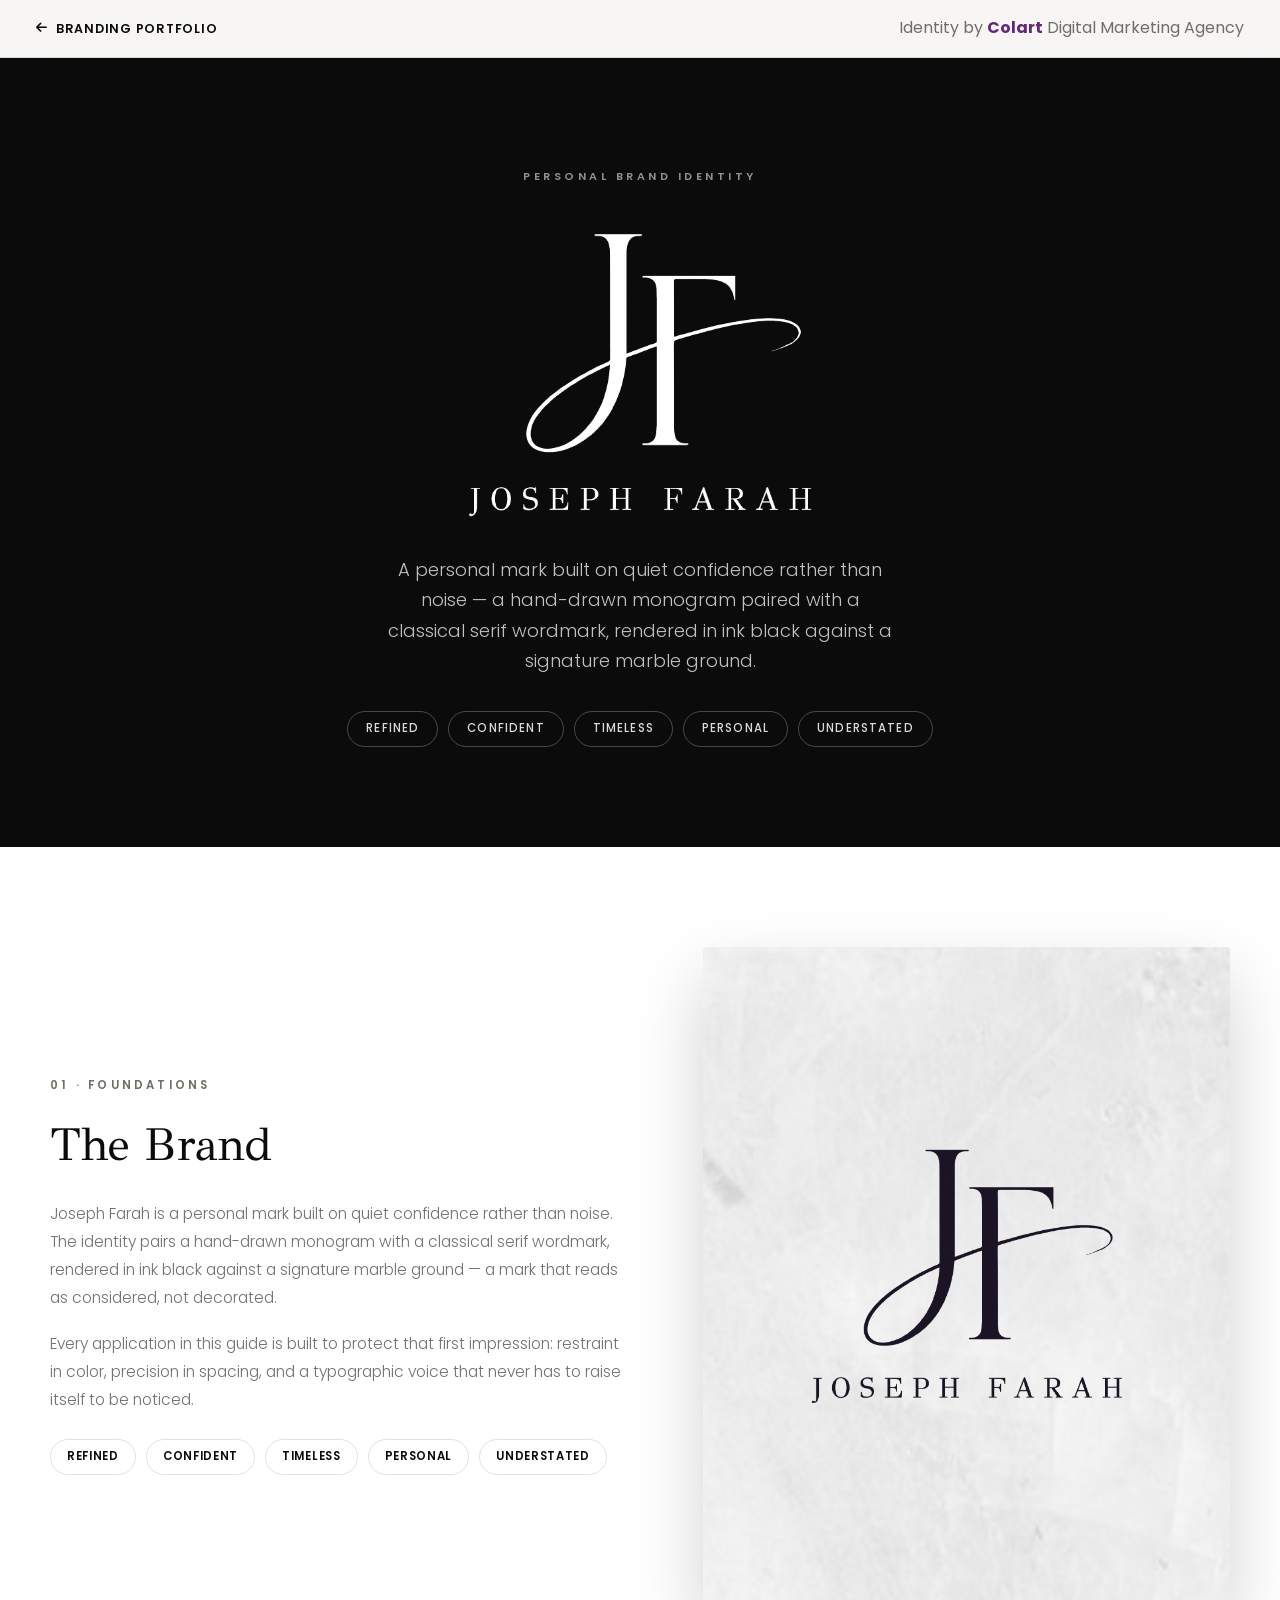
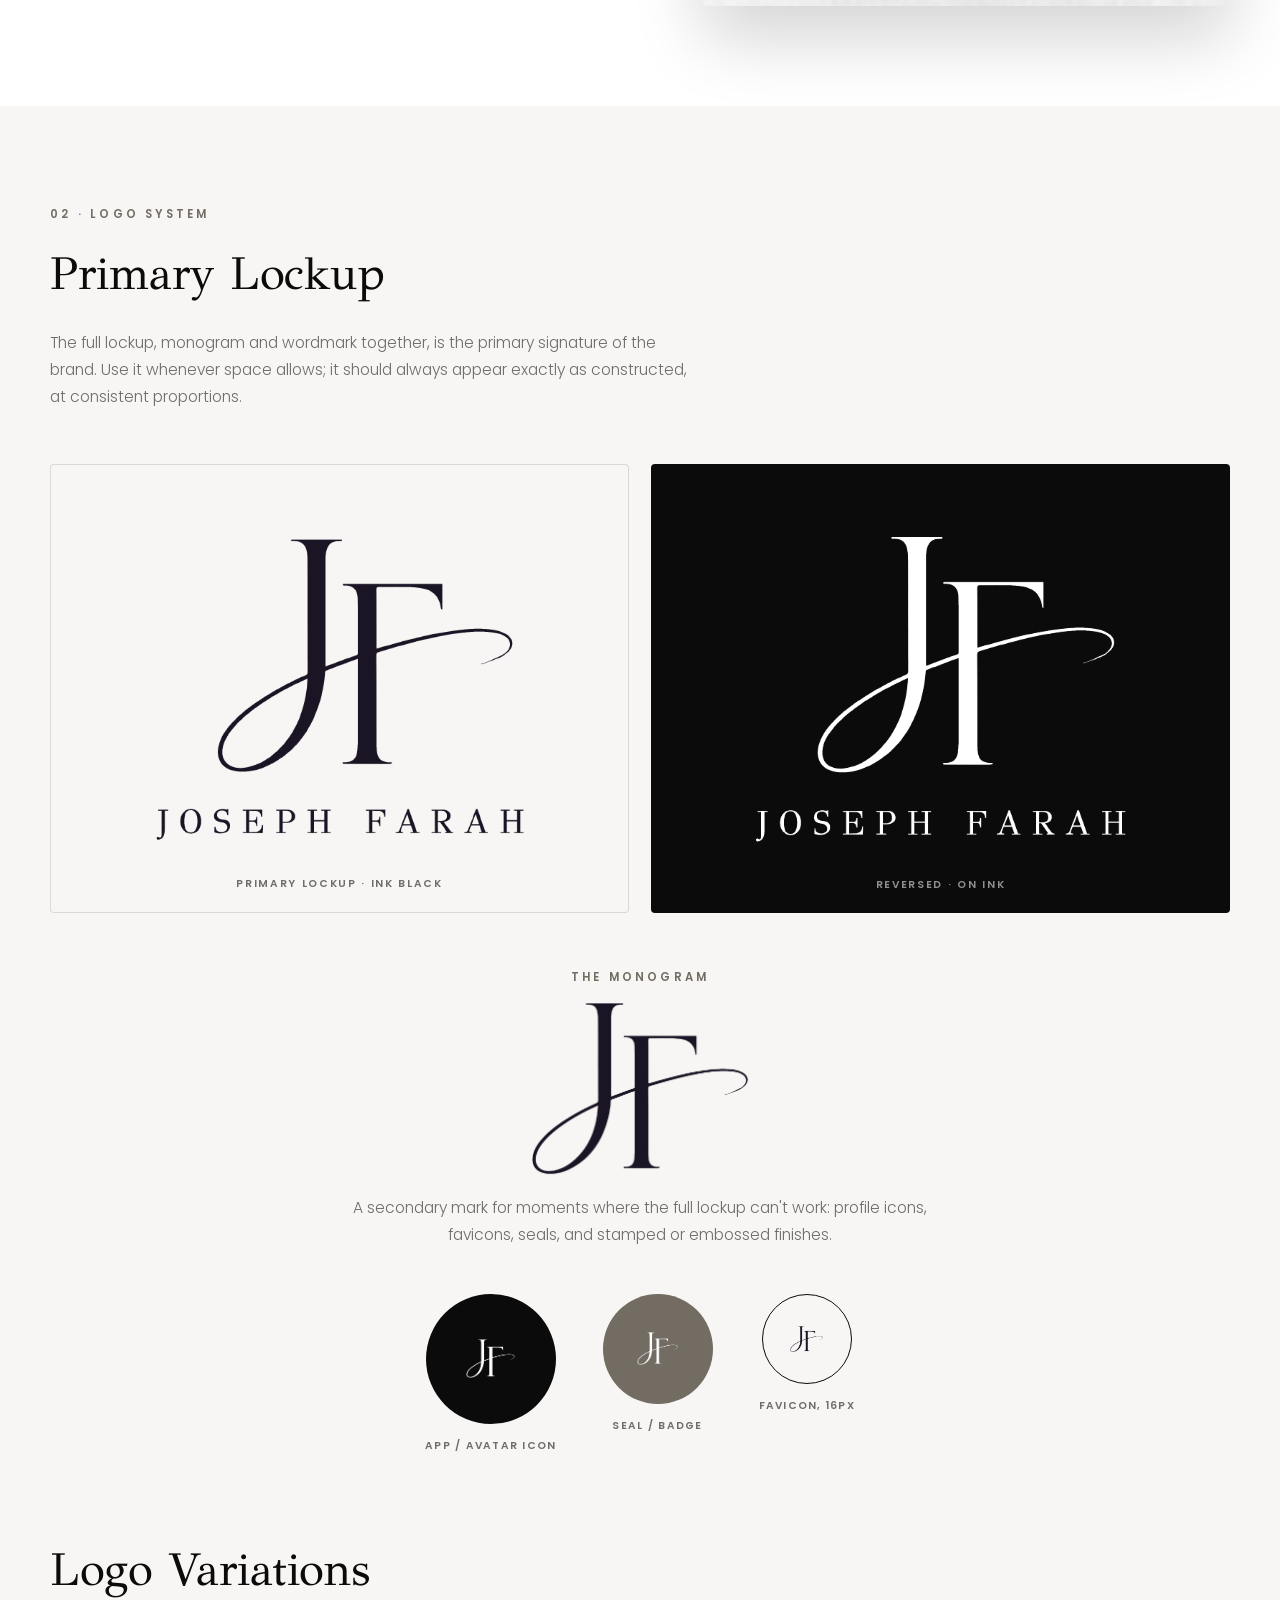
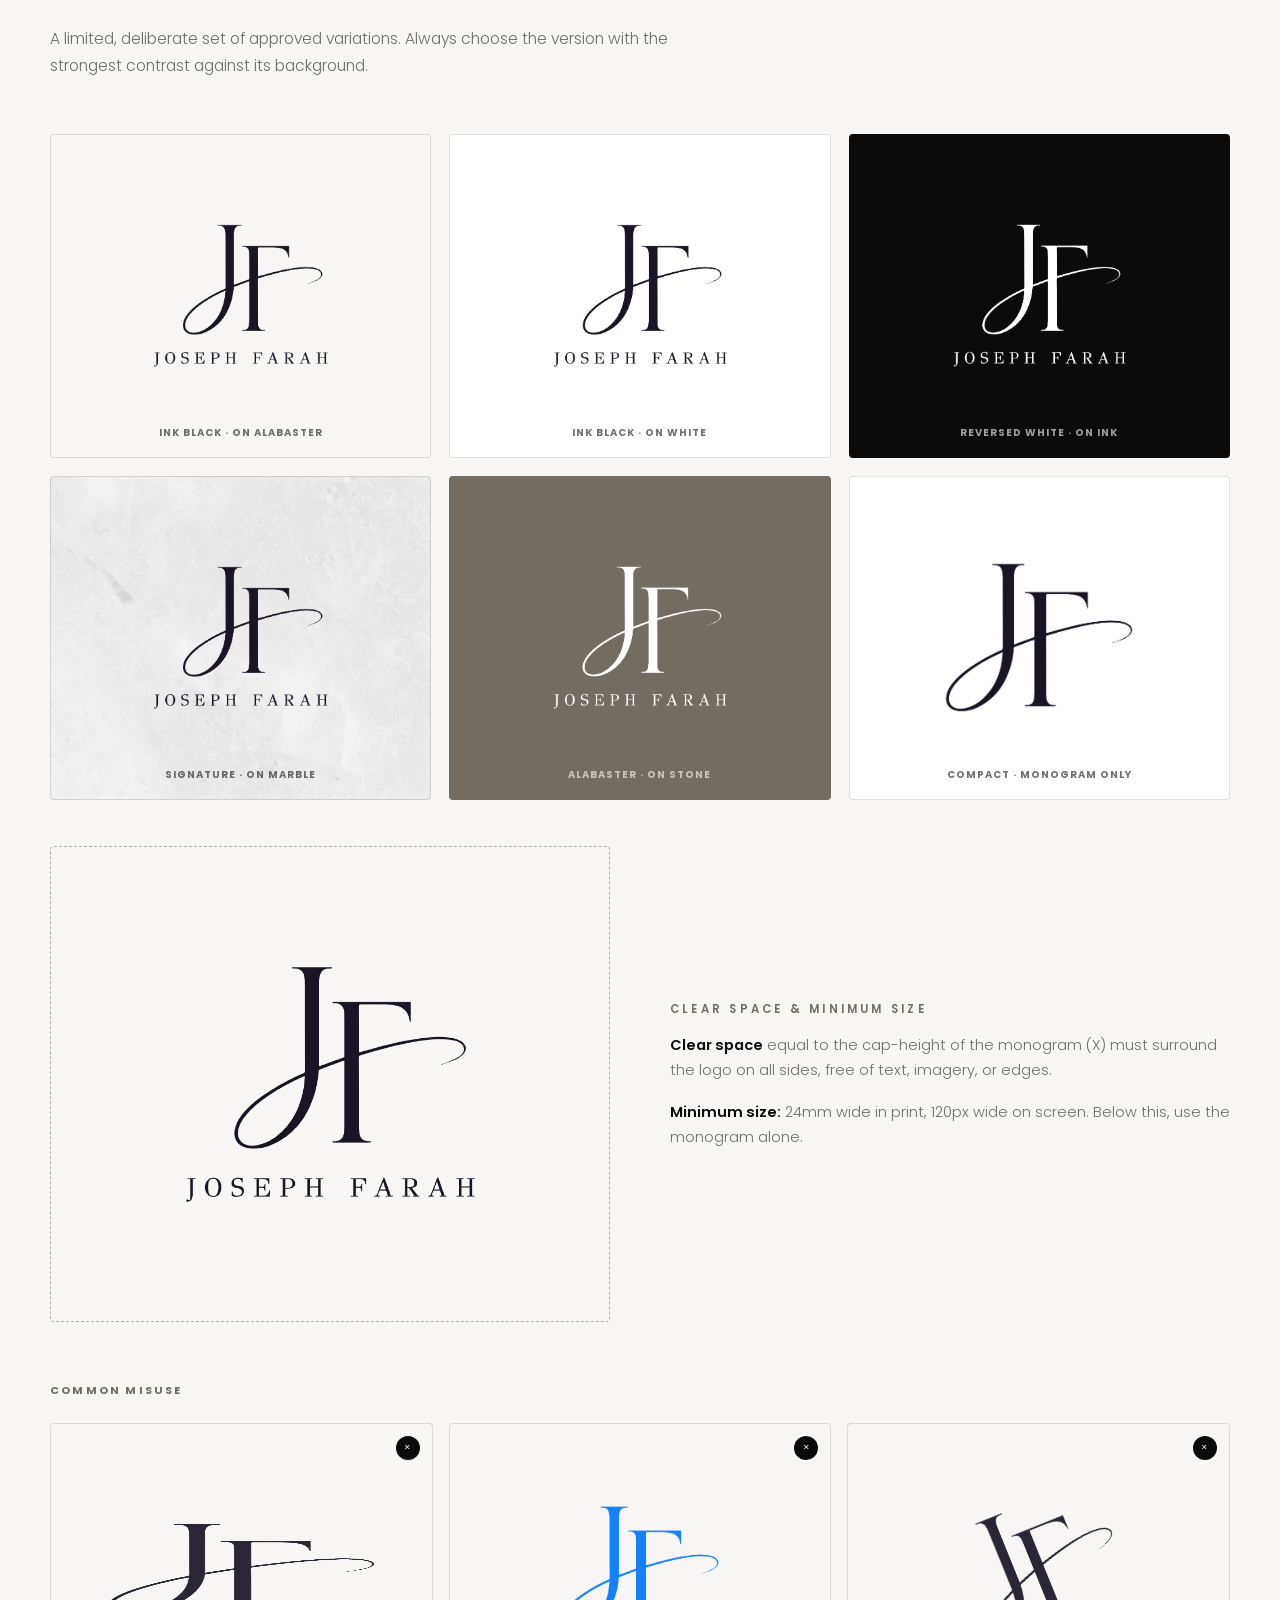
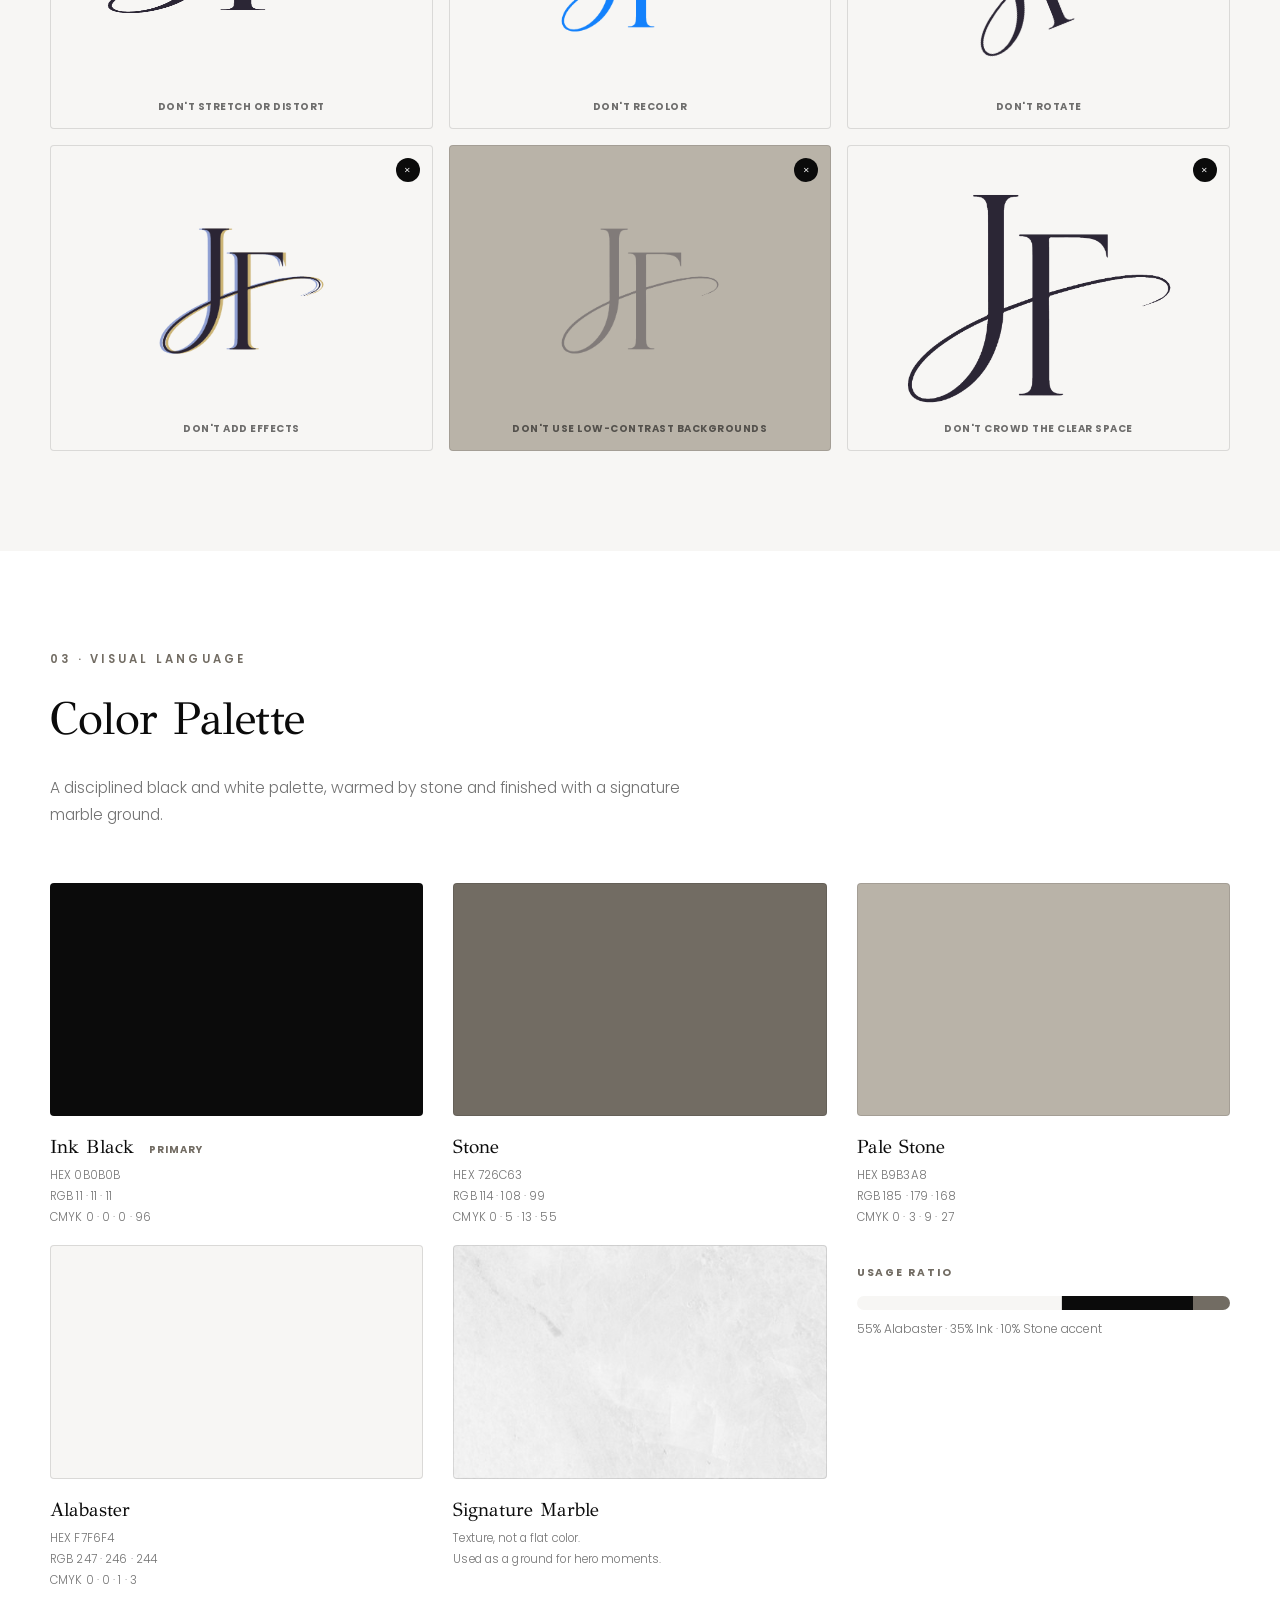
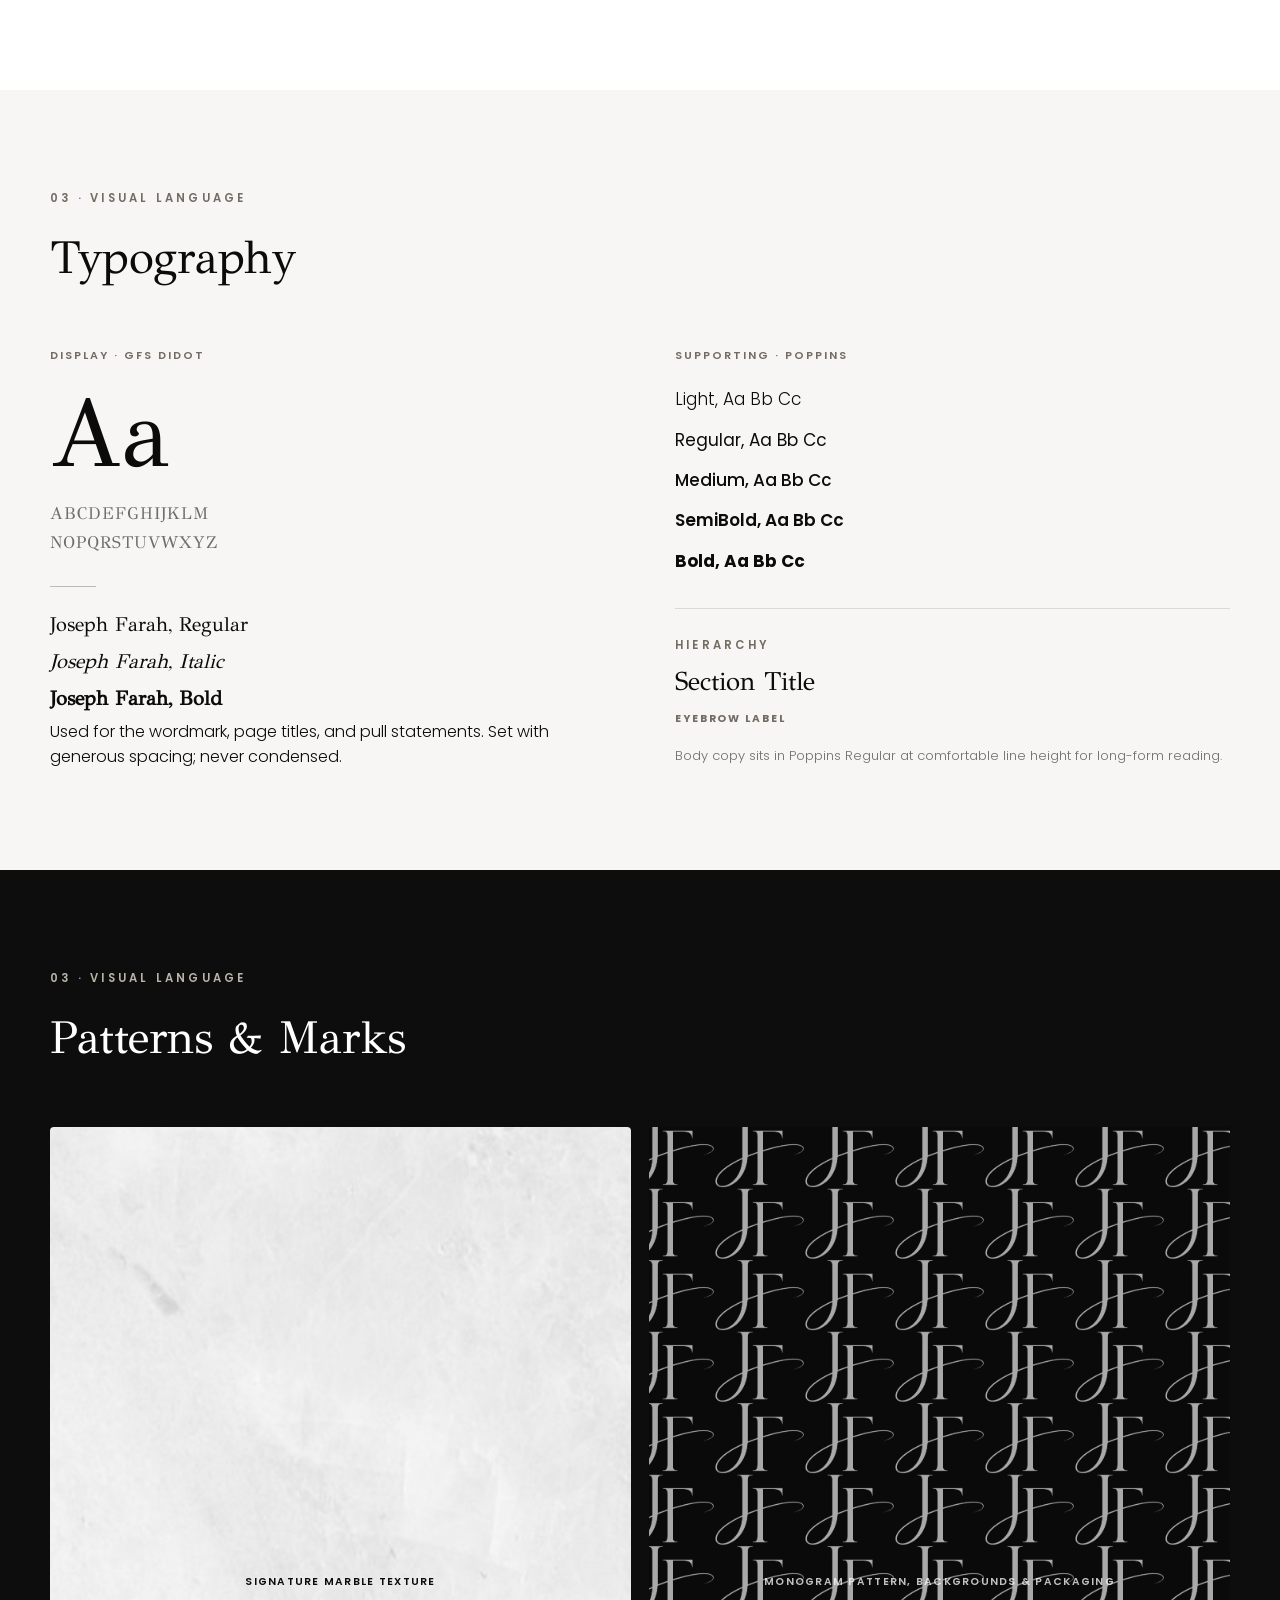
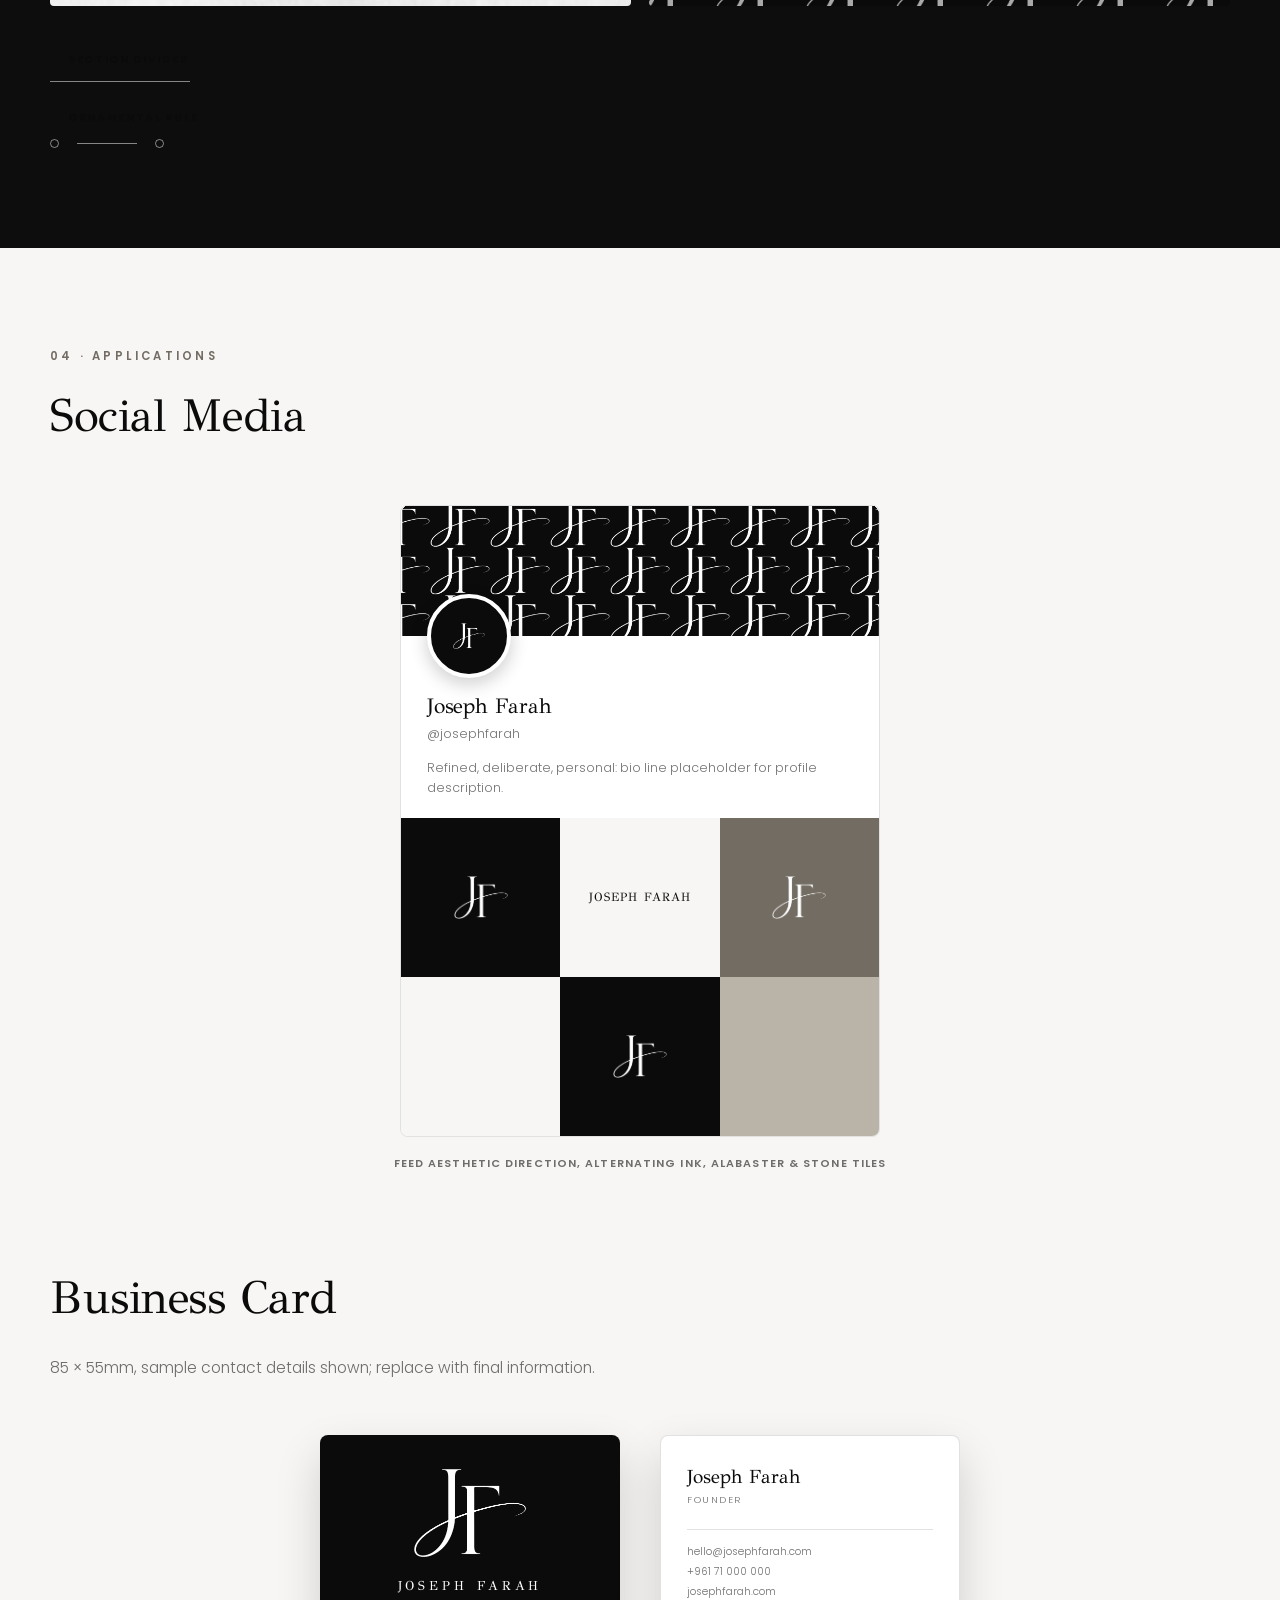
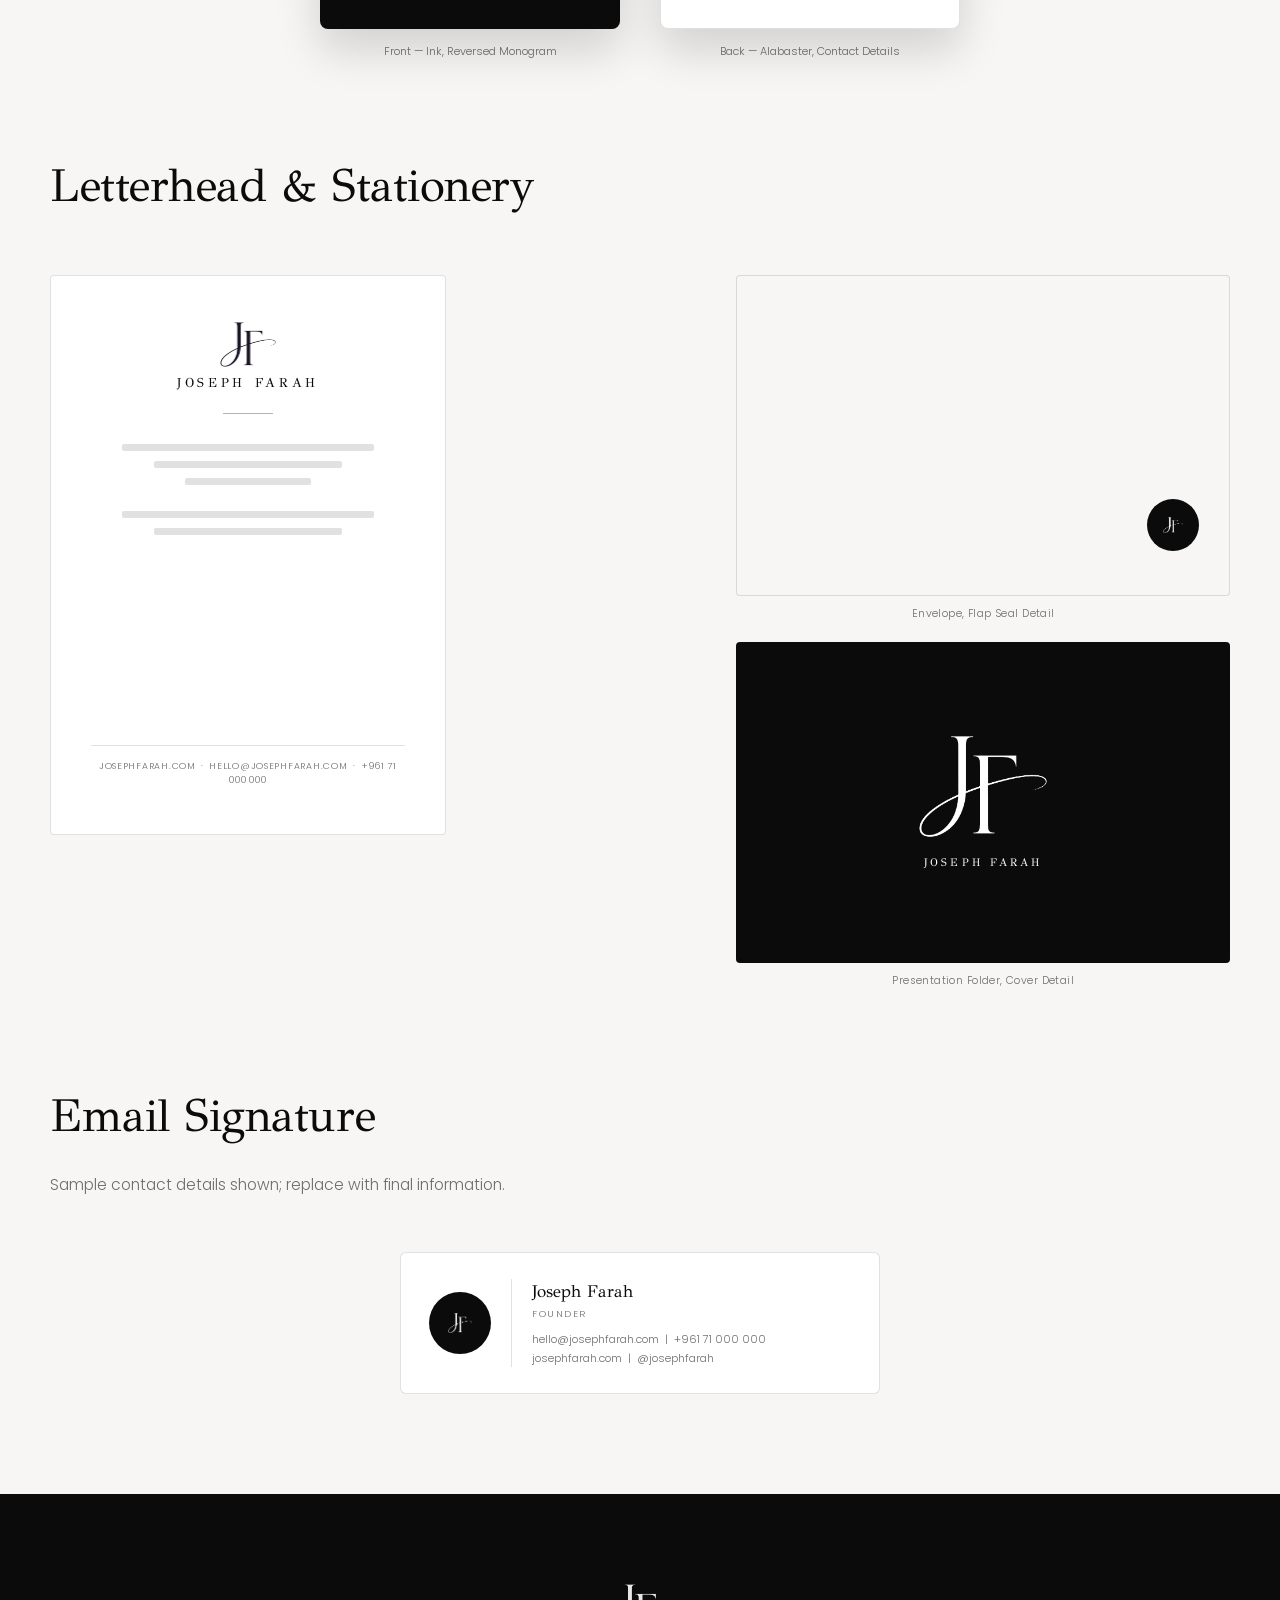
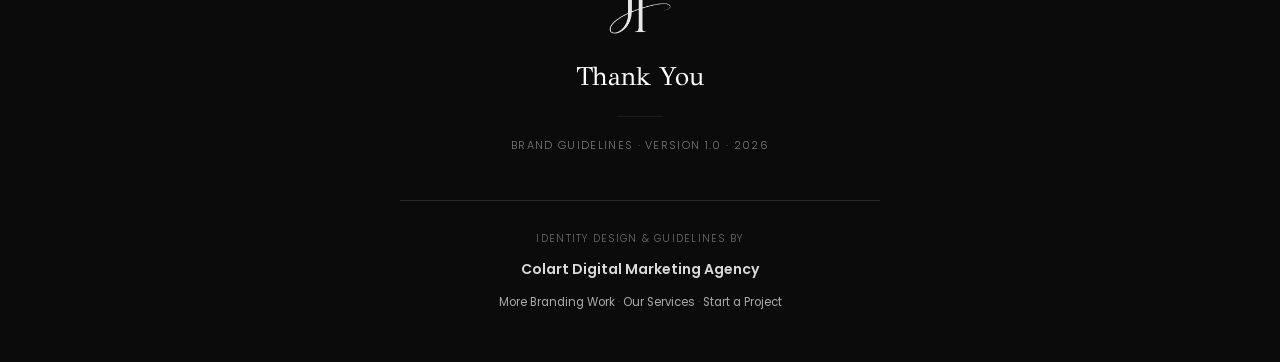
<file: josephfarah/index.html>
<!DOCTYPE html>
<html lang="en">
<head>
<meta charset="UTF-8">
<meta name="viewport" content="width=device-width, initial-scale=1.0">
<title>Joseph Farah | Brand Guidelines</title>
<meta name="description" content="The personal brand identity Colart designed for Joseph Farah — logo system, color palette, typography and applications.">
<link rel="canonical" href="https://branding.colartdigitalmarketingagency.com/josephfarah">

<link rel="icon" type="image/png" href="assets/images/joseph-farah-logo.png">
<meta property="og:title" content="Joseph Farah — Brand Guidelines">
<meta property="og:description" content="A personal brand identity by Colart: quiet confidence, a hand-drawn monogram, and a disciplined black &amp; alabaster palette.">
<meta property="og:image" content="assets/images/joseph-farah-lockup-black.png">

<link rel="preconnect" href="https://fonts.googleapis.com">
<link rel="preconnect" href="https://fonts.gstatic.com" crossorigin>
<link href="https://fonts.googleapis.com/css2?family=GFS+Didot&amp;family=Poppins:ital,wght@0,300;0,400;0,500;0,600;0,700;1,400&amp;display=swap" rel="stylesheet">
<link rel="stylesheet" href="https://cdnjs.cloudflare.com/ajax/libs/font-awesome/6.5.2/css/all.min.css">

<!-- Shared Colart reset / base -->
<link rel="stylesheet" href="style.css">

<style>
  /* ===========================================
     JOSEPH FARAH — PERSONAL BRAND SHOWCASE
     Namespaced "jf-*" tokens & classes so nothing
     here collides with the shared Colart stylesheet.
     Guidelines source: Joseph Farah Brand Guidelines,
     Vol. I — prepared by Colart Digital Marketing Agency.
  =========================================== */
  :root {
    --jf-ink:      #0b0b0b;
    --jf-stone:    #726c63;
    --jf-pale:     #b9b3a8;
    --jf-alabaster:#f7f6f4;
    --jf-line:     rgba(11,11,11,.12);
    --jf-muted:    rgba(11,11,11,.58);
    --jf-serif:    'GFS Didot', 'Times New Roman', serif;
    --jf-sans:     'Poppins', system-ui, sans-serif;
  }
  html, body { background: var(--jf-alabaster); color: var(--jf-ink); }
  body { font-family: var(--jf-sans); font-weight: 300; }
  .jf-page { overflow-x: hidden; }
  h1, h2, h3 { font-family: var(--jf-serif); font-weight: 400; letter-spacing: -.01em; }

  /* ---------- utility bar ---------- */
  .jf-utility {
    position: sticky; top: 0; z-index: 60;
    display: flex; align-items: center; justify-content: space-between;
    padding: 16px 36px;
    background: rgba(247,246,244,.92);
    backdrop-filter: blur(14px); -webkit-backdrop-filter: blur(14px);
    border-bottom: 1px solid var(--jf-line);
  }
  .jf-utility a {
    display: inline-flex; align-items: center; gap: 8px;
    font-family: var(--jf-sans); font-size: 12.5px; font-weight: 600;
    letter-spacing: .06em; text-transform: uppercase; color: var(--jf-ink);
    transition: opacity .3s;
  }
  .jf-utility a:hover { opacity: .55; }
  .jf-utility .jf-colart-credit { font-weight: 400; color: var(--jf-muted); text-transform: none; letter-spacing: 0; }
  .jf-utility .jf-colart-credit strong { color: var(--purple, #642878); font-weight: 700; }
  @media (max-width: 700px) { .jf-utility { padding: 14px 20px; } .jf-utility span.jf-hide-sm { display:none; } }

  /* ---------- hero ---------- */
  .jf-hero {
    background: var(--jf-ink);
    padding: 110px 36px 100px;
    text-align: center;
    position: relative;
  }
  .jf-hero-eyebrow {
    font-family: var(--jf-sans); font-size: 11px; font-weight: 600;
    letter-spacing: .32em; text-transform: uppercase; color: rgba(255,255,255,.55);
    margin-bottom: 40px;
  }
  .jf-hero img.jf-hero-mark { width: 100%; max-width: 360px; margin: 0 auto 30px; }
  .jf-hero-tagline {
    font-family: var(--jf-sans); font-weight: 300; font-size: clamp(15px, 1.6vw, 18px);
    color: rgba(255,255,255,.75); max-width: 520px; margin: 0 auto 34px; line-height: 1.7;
  }
  .jf-attrs { display: flex; flex-wrap: wrap; justify-content: center; gap: 10px; }
  .jf-attr-pill {
    border: 1px solid rgba(255,255,255,.25); color: rgba(255,255,255,.85);
    font-size: 11.5px; font-weight: 500; letter-spacing: .1em; text-transform: uppercase;
    padding: 8px 18px; border-radius: 999px;
  }

  /* ---------- shared section chrome ---------- */
  .jf-section { padding: 100px 36px; }
  .jf-section .jf-container { max-width: 1180px; margin: 0 auto; }
  .jf-section-alt { background: #fff; }
  @media (max-width: 768px) { .jf-section { padding: 70px 22px; } }

  .jf-kicker { font-size: 11.5px; font-weight: 600; letter-spacing: .28em; text-transform: uppercase; color: var(--jf-stone); margin-bottom: 14px; display: block; }
  .jf-h2 { font-size: clamp(30px, 4vw, 46px); margin-bottom: 20px; }
  .jf-lede { font-size: 15.5px; line-height: 1.75; color: var(--jf-muted); max-width: 640px; font-family: var(--jf-sans); font-weight: 300; }
  .jf-section-head { margin-bottom: 54px; }
  .jf-rule { width: 46px; height: 1px; background: var(--jf-ink); opacity: .25; margin: 22px 0; }

  /* ---------- the brand (intro) ---------- */
  .jf-brand-grid { display: grid; grid-template-columns: 1.05fr .95fr; gap: 70px; align-items: center; }
  @media (max-width: 900px) { .jf-brand-grid { grid-template-columns: 1fr; gap: 40px; } }
  .jf-brand-grid p { font-size: 15.5px; line-height: 1.8; color: var(--jf-muted); margin-bottom: 18px; font-weight: 300; }
  .jf-attr-list { display: flex; flex-wrap: wrap; gap: 10px; margin-top: 26px; }
  .jf-attr-chip { border: 1px solid var(--jf-line); border-radius: 999px; padding: 8px 16px; font-size: 11.5px; font-weight: 600; letter-spacing: .06em; text-transform: uppercase; color: var(--jf-ink); }
  .jf-marble-card {
    aspect-ratio: 4/5; border-radius: 4px; overflow: hidden; position: relative;
    background: url('assets/images/joseph-farah-marble-texture.jpg') center/cover, var(--jf-pale);
    display: flex; align-items: center; justify-content: center;
    box-shadow: 0 30px 70px rgba(11,11,11,.18);
  }
  .jf-marble-card img { width: 62%; }

  /* ---------- logo system ---------- */
  .jf-lockup-showcase {
    display: grid; grid-template-columns: 1fr 1fr; gap: 22px; margin-top: 46px;
  }
  @media (max-width: 760px) { .jf-lockup-showcase { grid-template-columns: 1fr; } }
  .jf-tile {
    border-radius: 4px; display: flex; align-items: center; justify-content: center;
    padding: 60px 40px; position: relative; aspect-ratio: 4/3.1;
  }
  .jf-tile-caption {
    position: absolute; bottom: 20px; left: 0; right: 0; text-align: center;
    font-size: 10.5px; font-weight: 600; letter-spacing: .16em; text-transform: uppercase;
  }
  .jf-tile--alabaster { background: var(--jf-alabaster); border: 1px solid var(--jf-line); }
  .jf-tile--alabaster .jf-tile-caption { color: var(--jf-muted); }
  .jf-tile--ink { background: var(--jf-ink); }
  .jf-tile--ink .jf-tile-caption { color: rgba(255,255,255,.55); }
  .jf-tile img { max-width: 78%; max-height: 100%; }

  .jf-monogram-block { text-align: center; margin: 56px 0 46px; }
  .jf-monogram-block img { width: 100%; max-width: 220px; margin: 0 auto; }

  .jf-mono-usage { display: flex; justify-content: center; gap: 46px; flex-wrap: wrap; }
  .jf-mono-usage-item { display: flex; flex-direction: column; align-items: center; gap: 14px; }
  .jf-mono-circle { border-radius: 50%; display: flex; align-items: center; justify-content: center; }
  .jf-mono-circle img { width: 38%; }
  .jf-mono-circle--lg { width: 130px; height: 130px; background: var(--jf-ink); }
  .jf-mono-circle--md { width: 110px; height: 110px; background: var(--jf-stone); }
  .jf-mono-circle--sm { width: 90px; height: 90px; background: transparent; border: 1.5px solid var(--jf-ink); }
  .jf-mono-usage-label { font-size: 10.5px; font-weight: 600; letter-spacing: .12em; text-transform: uppercase; color: var(--jf-muted); text-align: center; }

  .jf-var-grid { display: grid; grid-template-columns: repeat(3, 1fr); gap: 18px; margin-top: 40px; }
  @media (max-width: 860px) { .jf-var-grid { grid-template-columns: repeat(2, 1fr); } }
  @media (max-width: 560px) { .jf-var-grid { grid-template-columns: 1fr; } }
  .jf-var-tile {
    aspect-ratio: 4/3.4; border-radius: 4px; display: flex; flex-direction: column;
    align-items: center; justify-content: center; padding: 24px; position: relative;
    border: 1px solid var(--jf-line);
  }
  .jf-var-tile img { max-width: 60%; max-height: 55%; }
  .jf-var-tile span {
    position: absolute; bottom: 16px; font-size: 10px; font-weight: 700;
    letter-spacing: .1em; text-transform: uppercase;
  }
  .jf-var-1 { background: var(--jf-alabaster); }
  .jf-var-2 { background: #fff; }
  .jf-var-3 { background: var(--jf-ink); border-color: transparent; }
  .jf-var-3 span { color: rgba(255,255,255,.6); }
  .jf-var-4 { background: url('assets/images/joseph-farah-marble-texture.jpg') center/cover; }
  .jf-var-5 { background: var(--jf-stone); border-color: transparent; }
  .jf-var-5 span { color: rgba(255,255,255,.6); }
  .jf-var-6 { background: #fff; }
  .jf-var-tile:not(.jf-var-3):not(.jf-var-5) span { color: var(--jf-muted); }

  .jf-clear-grid { display: grid; grid-template-columns: 1fr 1fr; gap: 60px; align-items: center; margin-top: 46px; }
  @media (max-width: 860px) { .jf-clear-grid { grid-template-columns: 1fr; gap: 30px; } }
  .jf-clear-box {
    border: 1.5px dashed rgba(11,11,11,.3); border-radius: 4px; padding: 56px;
    display: flex; align-items: center; justify-content: center; aspect-ratio: 4/3.4;
  }
  .jf-clear-box img { width: 68%; }
  .jf-clear-notes p { font-size: 14.5px; line-height: 1.75; color: var(--jf-muted); margin-bottom: 16px; font-weight: 300; }
  .jf-clear-notes strong { color: var(--jf-ink); font-weight: 600; }

  .jf-misuse-title { font-size: 11px; font-weight: 700; letter-spacing: .2em; text-transform: uppercase; color: var(--jf-stone); margin: 60px 0 24px; }
  .jf-misuse-grid { display: grid; grid-template-columns: repeat(3, 1fr); gap: 16px; }
  @media (max-width: 760px) { .jf-misuse-grid { grid-template-columns: repeat(2, 1fr); } }
  @media (max-width: 480px) { .jf-misuse-grid { grid-template-columns: 1fr; } }
  .jf-misuse-tile {
    background: var(--jf-alabaster); border: 1px solid var(--jf-line); border-radius: 4px;
    aspect-ratio: 4/3.2; position: relative; display: flex; flex-direction: column;
    align-items: center; justify-content: center; padding: 20px 16px 34px; overflow: hidden;
  }
  .jf-misuse-tile img { width: 46%; opacity: .92; }
  .jf-misuse-x {
    position: absolute; top: 12px; right: 12px; width: 24px; height: 24px; border-radius: 50%;
    background: var(--jf-ink); color: #fff; display: grid; place-items: center; font-size: 11px;
  }
  .jf-misuse-label {
    position: absolute; bottom: 14px; font-size: 10px; font-weight: 700; letter-spacing: .05em;
    text-transform: uppercase; color: var(--jf-muted); text-align: center; padding: 0 10px;
  }
  .jf-mis-stretch img { transform: scaleX(1.7) scaleY(.72); }
  .jf-mis-recolor img { filter: invert(24%) sepia(90%) saturate(2000%) hue-rotate(200deg); }
  .jf-mis-rotate img { transform: rotate(-22deg) scale(1.05); }
  .jf-mis-effects img { filter: drop-shadow(3px 0 0 rgba(184,150,60,.75)) drop-shadow(-3px 0 0 rgba(60,90,184,.6)); }
  .jf-mis-contrast { background: var(--jf-pale); }
  .jf-mis-contrast img { opacity: .35; }
  .jf-mis-crowd img { width: 72%; }
  .jf-mis-crowd { padding: 4px; }

  /* ---------- color palette ---------- */
  .jf-swatch-grid { display: grid; grid-template-columns: repeat(3, 1fr); gap: 18px 30px; margin-top: 46px; }
  @media (max-width: 760px) { .jf-swatch-grid { grid-template-columns: repeat(2, 1fr); } }
  @media (max-width: 480px) { .jf-swatch-grid { grid-template-columns: 1fr; } }
  .jf-swatch-block { aspect-ratio: 16/10; border-radius: 4px; margin-bottom: 16px; border: 1px solid var(--jf-line); }
  .jf-swatch-block.jf-texture { background: url('assets/images/joseph-farah-marble-texture.jpg') center/cover; }
  .jf-swatch-name { font-family: var(--jf-serif); font-size: 19px; margin-bottom: 4px; }
  .jf-swatch-name em { font-family: var(--jf-sans); font-style: normal; font-size: 10px; font-weight: 700; letter-spacing: .1em; text-transform: uppercase; color: var(--jf-stone); margin-left: 8px; }
  .jf-swatch-meta { font-size: 11.5px; color: var(--jf-muted); line-height: 1.8; font-family: var(--jf-sans); letter-spacing: .01em; }

  .jf-usage-bar-wrap { margin-top: 20px; }
  .jf-usage-label { font-size: 10.5px; font-weight: 700; letter-spacing: .18em; text-transform: uppercase; color: var(--jf-stone); margin-bottom: 14px; display: block; }
  .jf-usage-bar { display: flex; height: 14px; border-radius: 999px; overflow: hidden; max-width: 420px; }
  .jf-usage-meta { font-size: 12px; color: var(--jf-muted); margin-top: 10px; }

  /* ---------- typography ---------- */
  .jf-type-grid { display: grid; grid-template-columns: 1fr 1fr; gap: 70px; margin-top: 46px; }
  @media (max-width: 860px) { .jf-type-grid { grid-template-columns: 1fr; gap: 50px; } }
  .jf-type-label { font-size: 11px; font-weight: 600; letter-spacing: .18em; text-transform: uppercase; color: var(--jf-stone); margin-bottom: 22px; display: block; }
  .jf-type-Aa { font-family: var(--jf-serif); font-size: 96px; line-height: 1; margin-bottom: 18px; }
  .jf-type-alpha { font-family: var(--jf-serif); font-size: 17px; letter-spacing: .06em; color: var(--jf-muted); line-height: 1.7; margin-bottom: 28px; }
  .jf-type-samples p { font-family: var(--jf-serif); font-size: 20px; margin-bottom: 6px; }
  .jf-type-samples .jf-note, .jf-poppins-note { font-family: var(--jf-sans); font-size: 13px; color: var(--jf-muted); margin-top: 18px; line-height: 1.7; font-weight: 300; }
  .jf-poppins-row { font-family: var(--jf-sans); font-size: 17px; margin-bottom: 14px; color: var(--jf-ink); }
  .jf-hierarchy { margin-top: 34px; padding-top: 28px; border-top: 1px solid var(--jf-line); }
  .jf-hierarchy .jf-section-title { font-family: var(--jf-serif); font-size: 26px; margin-bottom: 10px; }
  .jf-hierarchy .jf-eyebrow-label { font-size: 10.5px; font-weight: 700; letter-spacing: .18em; text-transform: uppercase; color: var(--jf-stone); margin-bottom: 10px; display: block; }

  /* ---------- patterns ---------- */
  .jf-pattern-grid { display: grid; grid-template-columns: 1fr 1fr; gap: 18px; margin-top: 46px; }
  @media (max-width: 760px) { .jf-pattern-grid { grid-template-columns: 1fr; } }
  .jf-pattern-tile { aspect-ratio: 4/3.3; border-radius: 4px; position: relative; overflow: hidden; }
  .jf-pattern-tile span {
    position: absolute; bottom: 16px; left: 0; right: 0; text-align: center;
    font-size: 10.5px; font-weight: 600; letter-spacing: .12em; text-transform: uppercase; color: rgba(255,255,255,.75);
  }
  .jf-pattern-marble { background: url('assets/images/joseph-farah-marble-texture.jpg') center/cover; }
  .jf-pattern-marble span { color: var(--jf-ink); text-shadow: 0 1px 8px rgba(247,246,244,.8); }
  .jf-pattern-mono {
    background: var(--jf-ink);
    background-image: url('assets/images/joseph-farah-monogram-white.png');
    background-repeat: repeat; background-size: 90px auto; background-position: center;
    opacity: 1;
  }
  .jf-pattern-mono-overlay { position: absolute; inset: 0; background: rgba(11,11,11,.35); }

  .jf-motif-row { margin-top: 40px; display: flex; flex-direction: column; gap: 22px; }
  .jf-motif-label { font-size: 10.5px; font-weight: 700; letter-spacing: .16em; text-transform: uppercase; color: var(--jf-muted); margin-left: 18px; }
  .jf-divider-motif { display: flex; align-items: center; gap: 18px; }
  .jf-divider-line { width: 60px; height: 1px; background: var(--jf-ink); }
  .jf-divider-line--long { width: 140px; }
  .jf-divider-dot { width: 9px; height: 9px; border-radius: 50%; border: 1.5px solid var(--jf-ink); flex-shrink: 0; }

  /* ---------- applications ---------- */
  .jf-social-mock { max-width: 480px; margin: 46px auto 0; border: 1px solid var(--jf-line); border-radius: 8px; overflow: hidden; background: #fff; }
  .jf-social-banner {
    height: 130px; background: var(--jf-ink);
    background-image: url('assets/images/joseph-farah-monogram-white.png');
    background-repeat: repeat; background-size: 60px auto; background-position: center;
    position: relative;
  }
  .jf-social-avatar {
    width: 84px; height: 84px; border-radius: 50%; background: var(--jf-ink);
    border: 4px solid #fff; display: flex; align-items: center; justify-content: center;
    position: absolute; left: 26px; bottom: -42px; box-shadow: 0 6px 18px rgba(11,11,11,.2);
  }
  .jf-social-avatar img { width: 42%; }
  .jf-social-info { padding: 54px 26px 20px; }
  .jf-social-info h3 { font-family: var(--jf-serif); font-size: 21px; margin-bottom: 2px; }
  .jf-social-handle { font-size: 12.5px; color: var(--jf-muted); margin-bottom: 14px; }
  .jf-social-bio { font-size: 12.5px; color: var(--jf-muted); line-height: 1.6; font-weight: 300; }
  .jf-social-feed { display: grid; grid-template-columns: repeat(3, 1fr); }
  .jf-feed-tile { aspect-ratio: 1/1; display: flex; align-items: center; justify-content: center; }
  .jf-feed-tile img { width: 34%; }
  .jf-feed-1 { background: var(--jf-ink); }
  .jf-feed-2 { background: var(--jf-alabaster); display: flex; align-items: center; justify-content: center; }
  .jf-feed-2 span { font-family: var(--jf-serif); font-size: 11.5px; letter-spacing: .1em; color: var(--jf-ink); }
  .jf-feed-3 { background: var(--jf-stone); }
  .jf-feed-4 { background: var(--jf-alabaster); }
  .jf-feed-5 { background: var(--jf-ink); }
  .jf-feed-6 { background: var(--jf-pale); }
  .jf-social-caption { text-align: center; font-size: 11px; font-weight: 600; letter-spacing: .1em; text-transform: uppercase; color: var(--jf-muted); margin-top: 18px; }

  .jf-cards-mock { display: flex; justify-content: center; gap: 40px; flex-wrap: wrap; margin-top: 50px; }
  .jf-biz-card {
    width: 300px; aspect-ratio: 85/55; border-radius: 8px; padding: 26px;
    display: flex; flex-direction: column; box-shadow: 0 20px 45px rgba(11,11,11,.16);
  }
  .jf-biz-card--front { background: var(--jf-ink); align-items: center; justify-content: center; text-align: center; }
  .jf-biz-card--front img { width: 46%; margin-bottom: 10px; }
  .jf-biz-card--front .jf-card-word { width: 58%; }
  .jf-biz-card--back { background: #fff; border: 1px solid var(--jf-line); justify-content: space-between; }
  .jf-biz-card--back .jf-card-name { font-family: var(--jf-serif); font-size: 19px; }
  .jf-biz-card--back .jf-card-title { font-size: 9.5px; letter-spacing: .16em; text-transform: uppercase; color: var(--jf-muted); margin-top: 2px; }
  .jf-biz-card--back .jf-card-rule { width: 100%; height: 1px; background: var(--jf-line); margin: 12px 0; }
  .jf-biz-card--back .jf-card-contact { font-size: 10.5px; color: var(--jf-muted); line-height: 1.9; }
  .jf-biz-card-label { text-align: center; font-size: 11px; color: var(--jf-muted); margin-top: 14px; }

  .jf-app-grid2 { display: grid; grid-template-columns: 1.35fr 1fr; gap: 20px; margin-top: 50px; align-items: start; }
  @media (max-width: 860px) { .jf-app-grid2 { grid-template-columns: 1fr; } }
  .jf-letterhead {
    background: #fff; border: 1px solid var(--jf-line); border-radius: 4px; padding: 46px 40px;
    display: flex; flex-direction: column; align-items: center; aspect-ratio: 210/297; max-height: 560px;
  }
  .jf-letterhead img { width: 84px; margin-bottom: 10px; }
  .jf-letterhead .jf-lh-word { width: 130px; margin-bottom: 20px; }
  .jf-lh-rule { width: 50px; height: 1px; background: var(--jf-ink); opacity: .3; margin-bottom: 30px; }
  .jf-lh-bar { height: 7px; background: var(--jf-line); border-radius: 2px; width: 100%; margin-bottom: 10px; }
  .jf-lh-bar.w80 { width: 80%; } .jf-lh-bar.w60 { width: 60%; } .jf-lh-bar.w40 { width: 40%; }
  .jf-lh-spacer { flex: 1; }
  .jf-lh-footer { font-size: 9px; letter-spacing: .08em; color: var(--jf-muted); border-top: 1px solid var(--jf-line); padding-top: 14px; width: 100%; text-align: center; }
  .jf-side-stack { display: flex; flex-direction: column; gap: 20px; }
  .jf-envelope-seal { background: var(--jf-alabaster); border: 1px solid var(--jf-line); border-radius: 4px; padding: 30px; display: flex; flex-direction: column; align-items: flex-end; justify-content: flex-end; aspect-ratio: 4/2.6; }
  .jf-seal-circle { width: 52px; height: 52px; border-radius: 50%; background: var(--jf-ink); display: flex; align-items: center; justify-content: center; margin-bottom: 14px; }
  .jf-seal-circle img { width: 40%; }
  .jf-folder-cover { background: var(--jf-ink); border-radius: 4px; padding: 30px; display: flex; flex-direction: column; align-items: center; justify-content: center; aspect-ratio: 4/2.6; }
  .jf-folder-cover img { width: 30%; margin-bottom: 8px; }
  .jf-folder-cover .jf-fc-word { width: 40%; }
  .jf-app-caption { font-size: 10.5px; color: var(--jf-muted); text-align: center; margin-top: 10px; letter-spacing: .04em; }

  .jf-email-sig {
    max-width: 480px; margin: 46px auto 0; background: #fff; border: 1px solid var(--jf-line);
    border-radius: 6px; padding: 26px 28px; display: flex; align-items: center; gap: 20px;
  }
  .jf-email-avatar { width: 62px; height: 62px; border-radius: 50%; background: var(--jf-ink); display: flex; align-items: center; justify-content: center; flex-shrink: 0; }
  .jf-email-avatar img { width: 40%; }
  .jf-email-divider { width: 1px; align-self: stretch; background: var(--jf-line); }
  .jf-email-body .jf-card-name { font-family: var(--jf-serif); font-size: 17px; }
  .jf-email-body .jf-card-title { font-size: 9.5px; letter-spacing: .16em; text-transform: uppercase; color: var(--jf-muted); margin: 2px 0 8px; }
  .jf-email-body .jf-card-contact { font-size: 11px; color: var(--jf-muted); line-height: 1.7; }

  /* ---------- closing ---------- */
  .jf-closing { background: var(--jf-ink); padding: 90px 36px 50px; text-align: center; }
  .jf-closing img { width: 62px; margin: 0 auto 22px; opacity: .9; }
  .jf-closing h2 { font-size: 26px; color: #fff; margin-bottom: 6px; }
  .jf-closing .jf-rule { margin: 20px auto; background: rgba(255,255,255,.3); }
  .jf-closing-meta { font-size: 11px; letter-spacing: .12em; text-transform: uppercase; color: rgba(255,255,255,.45); margin-bottom: 46px; }
  .jf-closing-credit { border-top: 1px solid rgba(255,255,255,.12); padding-top: 30px; max-width: 480px; margin: 0 auto; }
  .jf-closing-credit p { font-size: 10.5px; letter-spacing: .12em; text-transform: uppercase; color: rgba(255,255,255,.4); margin-bottom: 10px; }
  .jf-closing-credit a { color: rgba(255,255,255,.85); font-weight: 600; font-size: 14px; font-family: var(--jf-sans); }
  .jf-closing-credit .jf-links { margin-top: 12px; font-size: 11.5px; color: rgba(255,255,255,.45); }
  .jf-closing-credit .jf-links a { color: rgba(255,255,255,.65); font-weight: 400; font-size: 11.5px; }
  .jf-closing-credit .jf-links a:hover { color: #fff; }

  /* This is a long reference page people will jump/scroll through quickly —
     don't gate content on a scroll-triggered reveal that can be raced past
     and left permanently invisible. Show everything immediately. */
  .fade-in, .fade-in-stagger, .fade-in-stagger > * {
    opacity: 1 !important;
    transform: none !important;
  }
</style>
</head>
<body class="jf-page">

<div class="jf-utility">
  <a href="https://branding.colartdigitalmarketingagency.com/"><i class="fa-solid fa-arrow-left"></i> Branding Portfolio</a>
  <span class="jf-colart-credit jf-hide-sm">Identity by <strong>Colart</strong> Digital Marketing Agency</span>
</div>

<!-- ===========================================
     HERO
=========================================== -->
<section class="jf-hero reveal">
  <div class="jf-hero-eyebrow">Personal Brand Identity</div>
  <img class="jf-hero-mark" src="assets/images/joseph-farah-lockup-white.png" alt="Joseph Farah">
  <p class="jf-hero-tagline">A personal mark built on quiet confidence rather than noise — a hand-drawn monogram paired
    with a classical serif wordmark, rendered in ink black against a signature marble ground.</p>
  <div class="jf-attrs">
    <span class="jf-attr-pill">Refined</span>
    <span class="jf-attr-pill">Confident</span>
    <span class="jf-attr-pill">Timeless</span>
    <span class="jf-attr-pill">Personal</span>
    <span class="jf-attr-pill">Understated</span>
  </div>
</section>

<!-- ===========================================
     THE BRAND
=========================================== -->
<section class="jf-section jf-section-alt" id="brand">
  <div class="jf-container">
    <div class="jf-brand-grid">
      <div class="fade-in">
        <span class="jf-kicker">01 · Foundations</span>
        <h2 class="jf-h2">The Brand</h2>
        <p>Joseph Farah is a personal mark built on quiet confidence rather than noise. The identity pairs a
          hand-drawn monogram with a classical serif wordmark, rendered in ink black against a signature marble
          ground — a mark that reads as considered, not decorated.</p>
        <p>Every application in this guide is built to protect that first impression: restraint in color, precision
          in spacing, and a typographic voice that never has to raise itself to be noticed.</p>
        <div class="jf-attr-list">
          <span class="jf-attr-chip">Refined</span>
          <span class="jf-attr-chip">Confident</span>
          <span class="jf-attr-chip">Timeless</span>
          <span class="jf-attr-chip">Personal</span>
          <span class="jf-attr-chip">Understated</span>
        </div>
      </div>
      <div class="jf-marble-card fade-in">
        <img src="assets/images/joseph-farah-lockup-black.png" alt="Joseph Farah monogram on signature marble">
      </div>
    </div>
  </div>
</section>

<!-- ===========================================
     LOGO SYSTEM
=========================================== -->
<section class="jf-section" id="logo-system">
  <div class="jf-container">

    <div class="jf-section-head fade-in">
      <span class="jf-kicker">02 · Logo System</span>
      <h2 class="jf-h2">Primary Lockup</h2>
      <p class="jf-lede">The full lockup, monogram and wordmark together, is the primary signature of the brand. Use
        it whenever space allows; it should always appear exactly as constructed, at consistent proportions.</p>
    </div>

    <div class="jf-lockup-showcase fade-in">
      <div class="jf-tile jf-tile--alabaster">
        <img src="assets/images/joseph-farah-lockup-black.png" alt="Joseph Farah primary lockup, ink black">
        <span class="jf-tile-caption">Primary Lockup · Ink Black</span>
      </div>
      <div class="jf-tile jf-tile--ink">
        <img src="assets/images/joseph-farah-lockup-white.png" alt="Joseph Farah primary lockup, reversed white">
        <span class="jf-tile-caption">Reversed · On Ink</span>
      </div>
    </div>

    <div class="jf-monogram-block fade-in">
      <span class="jf-kicker" style="text-align:center;">The Monogram</span>
      <img src="assets/images/joseph-farah-logo.png" alt="Joseph Farah monogram">
      <p class="jf-lede" style="margin: 18px auto 0; text-align:center;">A secondary mark for moments where the full
        lockup can't work: profile icons, favicons, seals, and stamped or embossed finishes.</p>
    </div>

    <div class="jf-mono-usage fade-in-stagger">
      <div class="jf-mono-usage-item">
        <div class="jf-mono-circle jf-mono-circle--lg"><img src="assets/images/joseph-farah-monogram-white.png" alt="Monogram app icon"></div>
        <span class="jf-mono-usage-label">App / Avatar Icon</span>
      </div>
      <div class="jf-mono-usage-item">
        <div class="jf-mono-circle jf-mono-circle--md"><img src="assets/images/joseph-farah-monogram-white.png" alt="Monogram seal"></div>
        <span class="jf-mono-usage-label">Seal / Badge</span>
      </div>
      <div class="jf-mono-usage-item">
        <div class="jf-mono-circle jf-mono-circle--sm"><img src="assets/images/joseph-farah-logo.png" alt="Monogram favicon"></div>
        <span class="jf-mono-usage-label">Favicon, 16px</span>
      </div>
    </div>

    <div class="jf-section-head fade-in" style="margin-top:80px;">
      <h2 class="jf-h2">Logo Variations</h2>
      <p class="jf-lede">A limited, deliberate set of approved variations. Always choose the version with the
        strongest contrast against its background.</p>
    </div>
    <div class="jf-var-grid fade-in-stagger">
      <div class="jf-var-tile jf-var-1"><img src="assets/images/joseph-farah-lockup-black.png" alt="Ink black on alabaster"><span>Ink Black · On Alabaster</span></div>
      <div class="jf-var-tile jf-var-2"><img src="assets/images/joseph-farah-lockup-black.png" alt="Ink black on white"><span>Ink Black · On White</span></div>
      <div class="jf-var-tile jf-var-3"><img src="assets/images/joseph-farah-lockup-white.png" alt="Reversed white on ink"><span>Reversed White · On Ink</span></div>
      <div class="jf-var-tile jf-var-4"><img src="assets/images/joseph-farah-lockup-black.png" alt="Signature on marble"><span>Signature · On Marble</span></div>
      <div class="jf-var-tile jf-var-5"><img src="assets/images/joseph-farah-lockup-white.png" alt="Alabaster on stone"><span>Alabaster · On Stone</span></div>
      <div class="jf-var-tile jf-var-6"><img src="assets/images/joseph-farah-logo.png" alt="Compact monogram only"><span>Compact · Monogram Only</span></div>
    </div>

    <div class="jf-clear-grid">
      <div class="jf-clear-box fade-in">
        <img src="assets/images/joseph-farah-lockup-black.png" alt="Clear space diagram">
      </div>
      <div class="jf-clear-notes fade-in">
        <span class="jf-kicker">Clear Space &amp; Minimum Size</span>
        <p><strong>Clear space</strong> equal to the cap-height of the monogram (X) must surround the logo on all
          sides, free of text, imagery, or edges.</p>
        <p><strong>Minimum size:</strong> 24mm wide in print, 120px wide on screen. Below this, use the monogram
          alone.</p>
      </div>
    </div>

    <div class="jf-misuse-title fade-in">Common Misuse</div>
    <div class="jf-misuse-grid fade-in-stagger">
      <div class="jf-misuse-tile jf-mis-stretch"><div class="jf-misuse-x">×</div><img src="assets/images/joseph-farah-logo.png" alt=""><span class="jf-misuse-label">Don't Stretch or Distort</span></div>
      <div class="jf-misuse-tile jf-mis-recolor"><div class="jf-misuse-x">×</div><img src="assets/images/joseph-farah-logo.png" alt=""><span class="jf-misuse-label">Don't Recolor</span></div>
      <div class="jf-misuse-tile jf-mis-rotate"><div class="jf-misuse-x">×</div><img src="assets/images/joseph-farah-logo.png" alt=""><span class="jf-misuse-label">Don't Rotate</span></div>
      <div class="jf-misuse-tile jf-mis-effects"><div class="jf-misuse-x">×</div><img src="assets/images/joseph-farah-logo.png" alt=""><span class="jf-misuse-label">Don't Add Effects</span></div>
      <div class="jf-misuse-tile jf-mis-contrast"><div class="jf-misuse-x">×</div><img src="assets/images/joseph-farah-logo.png" alt=""><span class="jf-misuse-label">Don't Use Low-Contrast Backgrounds</span></div>
      <div class="jf-misuse-tile jf-mis-crowd"><div class="jf-misuse-x">×</div><img src="assets/images/joseph-farah-logo.png" alt=""><span class="jf-misuse-label">Don't Crowd the Clear Space</span></div>
    </div>

  </div>
</section>

<!-- ===========================================
     COLOR PALETTE
=========================================== -->
<section class="jf-section jf-section-alt" id="color">
  <div class="jf-container">
    <div class="jf-section-head fade-in">
      <span class="jf-kicker">03 · Visual Language</span>
      <h2 class="jf-h2">Color Palette</h2>
      <p class="jf-lede">A disciplined black and white palette, warmed by stone and finished with a signature marble
        ground.</p>
    </div>

    <div class="jf-swatch-grid fade-in-stagger">
      <div>
        <div class="jf-swatch-block" style="background:#0b0b0b;"></div>
        <div class="jf-swatch-name">Ink Black <em>Primary</em></div>
        <div class="jf-swatch-meta">HEX 0B0B0B<br>RGB 11 · 11 · 11<br>CMYK 0 · 0 · 0 · 96</div>
      </div>
      <div>
        <div class="jf-swatch-block" style="background:#726c63;"></div>
        <div class="jf-swatch-name">Stone</div>
        <div class="jf-swatch-meta">HEX 726C63<br>RGB 114 · 108 · 99<br>CMYK 0 · 5 · 13 · 55</div>
      </div>
      <div>
        <div class="jf-swatch-block" style="background:#b9b3a8;"></div>
        <div class="jf-swatch-name">Pale Stone</div>
        <div class="jf-swatch-meta">HEX B9B3A8<br>RGB 185 · 179 · 168<br>CMYK 0 · 3 · 9 · 27</div>
      </div>
      <div>
        <div class="jf-swatch-block" style="background:#f7f6f4; border:1px solid var(--jf-line);"></div>
        <div class="jf-swatch-name">Alabaster</div>
        <div class="jf-swatch-meta">HEX F7F6F4<br>RGB 247 · 246 · 244<br>CMYK 0 · 0 · 1 · 3</div>
      </div>
      <div>
        <div class="jf-swatch-block jf-texture"></div>
        <div class="jf-swatch-name">Signature Marble</div>
        <div class="jf-swatch-meta">Texture, not a flat color.<br>Used as a ground for hero moments.</div>
      </div>
      <div>
        <div class="jf-usage-bar-wrap">
          <span class="jf-usage-label">Usage Ratio</span>
          <div class="jf-usage-bar">
            <div style="width:55%; background:#f7f6f4; border-right:1px solid var(--jf-line);"></div>
            <div style="width:35%; background:#0b0b0b;"></div>
            <div style="width:10%; background:#726c63;"></div>
          </div>
          <div class="jf-usage-meta">55% Alabaster · 35% Ink · 10% Stone accent</div>
        </div>
      </div>
    </div>
  </div>
</section>

<!-- ===========================================
     TYPOGRAPHY
=========================================== -->
<section class="jf-section" id="typography">
  <div class="jf-container">
    <div class="jf-section-head fade-in">
      <span class="jf-kicker">03 · Visual Language</span>
      <h2 class="jf-h2">Typography</h2>
    </div>
    <div class="jf-type-grid fade-in-stagger">
      <div>
        <span class="jf-type-label">Display · GFS Didot</span>
        <div class="jf-type-Aa">Aa</div>
        <div class="jf-type-alpha">ABCDEFGHIJKLM<br>NOPQRSTUVWXYZ</div>
        <div class="jf-rule"></div>
        <div class="jf-type-samples">
          <p style="font-weight:400;">Joseph Farah, Regular</p>
          <p style="font-style:italic;">Joseph Farah, Italic</p>
          <p style="font-weight:700;">Joseph Farah, Bold</p>
        </div>
        <p class="jf-note">Used for the wordmark, page titles, and pull statements. Set with generous spacing; never
          condensed.</p>
      </div>
      <div>
        <span class="jf-type-label">Supporting · Poppins</span>
        <p class="jf-poppins-row" style="font-weight:300;">Light, Aa Bb Cc</p>
        <p class="jf-poppins-row" style="font-weight:400;">Regular, Aa Bb Cc</p>
        <p class="jf-poppins-row" style="font-weight:500;">Medium, Aa Bb Cc</p>
        <p class="jf-poppins-row" style="font-weight:600;">SemiBold, Aa Bb Cc</p>
        <p class="jf-poppins-row" style="font-weight:700;">Bold, Aa Bb Cc</p>

        <div class="jf-hierarchy">
          <span class="jf-kicker" style="margin-bottom:6px;">Hierarchy</span>
          <div class="jf-section-title">Section Title</div>
          <span class="jf-eyebrow-label">Eyebrow Label</span>
          <p class="jf-poppins-note">Body copy sits in Poppins Regular at comfortable line height for long-form
            reading.</p>
        </div>
      </div>
    </div>
  </div>
</section>

<!-- ===========================================
     PATTERNS & MARKS
=========================================== -->
<section class="jf-section jf-section-alt" style="background:#0d0d0d;" id="patterns">
  <div class="jf-container">
    <div class="jf-section-head fade-in">
      <span class="jf-kicker" style="color:var(--jf-pale);">03 · Visual Language</span>
      <h2 class="jf-h2" style="color:#fff;">Patterns &amp; Marks</h2>
    </div>
    <div class="jf-pattern-grid fade-in-stagger">
      <div class="jf-pattern-tile jf-pattern-marble"><span>Signature Marble Texture</span></div>
      <div class="jf-pattern-tile jf-pattern-mono">
        <div class="jf-pattern-mono-overlay"></div>
        <span>Monogram Pattern, Backgrounds &amp; Packaging</span>
      </div>
    </div>
    <div class="jf-motif-row fade-in">
      <div>
        <span class="jf-motif-label">Section Divider</span>
        <div class="jf-divider-motif" style="margin-top:10px;">
          <div class="jf-divider-line jf-divider-line--long" style="background:rgba(255,255,255,.5);"></div>
        </div>
      </div>
      <div>
        <span class="jf-motif-label">Ornamental Rule</span>
        <div class="jf-divider-motif" style="margin-top:10px;">
          <div class="jf-divider-dot" style="border-color:rgba(255,255,255,.5);"></div>
          <div class="jf-divider-line" style="background:rgba(255,255,255,.5);"></div>
          <div class="jf-divider-dot" style="border-color:rgba(255,255,255,.5);"></div>
        </div>
      </div>
    </div>
  </div>
</section>

<!-- ===========================================
     APPLICATIONS
=========================================== -->
<section class="jf-section" id="applications">
  <div class="jf-container">
    <div class="jf-section-head fade-in">
      <span class="jf-kicker">04 · Applications</span>
      <h2 class="jf-h2">Social Media</h2>
    </div>
    <div class="jf-social-mock fade-in">
      <div class="jf-social-banner"><div class="jf-social-avatar"><img src="assets/images/joseph-farah-monogram-white.png" alt="Avatar"></div></div>
      <div class="jf-social-info">
        <h3>Joseph Farah</h3>
        <div class="jf-social-handle">@josephfarah</div>
        <div class="jf-social-bio">Refined, deliberate, personal: bio line placeholder for profile description.</div>
      </div>
      <div class="jf-social-feed">
        <div class="jf-feed-tile jf-feed-1"><img src="assets/images/joseph-farah-monogram-white.png" alt=""></div>
        <div class="jf-feed-tile jf-feed-2"><span>JOSEPH FARAH</span></div>
        <div class="jf-feed-tile jf-feed-3"><img src="assets/images/joseph-farah-monogram-white.png" alt=""></div>
        <div class="jf-feed-tile jf-feed-4"></div>
        <div class="jf-feed-tile jf-feed-5"><img src="assets/images/joseph-farah-monogram-white.png" alt=""></div>
        <div class="jf-feed-tile jf-feed-6"></div>
      </div>
    </div>
    <div class="jf-social-caption">Feed aesthetic direction, alternating ink, alabaster &amp; stone tiles</div>

    <div class="jf-section-head fade-in" style="margin-top:90px;">
      <h2 class="jf-h2">Business Card</h2>
      <p class="jf-lede">85 × 55mm, sample contact details shown; replace with final information.</p>
    </div>
    <div class="jf-cards-mock fade-in-stagger">
      <div>
        <div class="jf-biz-card jf-biz-card--front">
          <img src="assets/images/joseph-farah-monogram-white.png" alt="JF monogram">
          <div style="font-family: var(--jf-serif); font-size:13px; letter-spacing:.3em; color:#fff; margin-top:8px;">JOSEPH FARAH</div>
        </div>
        <div class="jf-biz-card-label">Front — Ink, Reversed Monogram</div>
      </div>
      <div>
        <div class="jf-biz-card jf-biz-card--back">
          <div>
            <div class="jf-card-name">Joseph Farah</div>
            <div class="jf-card-title">Founder</div>
          </div>
          <div>
            <div class="jf-card-rule"></div>
            <div class="jf-card-contact">hello@josephfarah.com<br>+961 71 000 000<br>josephfarah.com</div>
          </div>
        </div>
        <div class="jf-biz-card-label">Back — Alabaster, Contact Details</div>
      </div>
    </div>

    <div class="jf-section-head fade-in" style="margin-top:90px;">
      <h2 class="jf-h2">Letterhead &amp; Stationery</h2>
    </div>
    <div class="jf-app-grid2 fade-in-stagger">
      <div>
        <div class="jf-letterhead">
          <img src="assets/images/joseph-farah-logo.png" alt="" style="width:56px; margin-bottom:6px;">
          <div style="font-family: var(--jf-serif); font-size:13px; letter-spacing:.28em; color: var(--jf-ink); margin-bottom:20px;">JOSEPH FARAH</div>
          <div class="jf-lh-rule"></div>
          <div class="jf-lh-bar w80"></div>
          <div class="jf-lh-bar w60"></div>
          <div class="jf-lh-bar w40" style="margin-bottom:26px;"></div>
          <div class="jf-lh-bar w80"></div>
          <div class="jf-lh-bar w60"></div>
          <div class="jf-lh-spacer"></div>
          <div class="jf-lh-footer">JOSEPHFARAH.COM &nbsp;·&nbsp; HELLO@JOSEPHFARAH.COM &nbsp;·&nbsp; +961 71 000 000</div>
        </div>
      </div>
      <div class="jf-side-stack">
        <div>
          <div class="jf-envelope-seal">
            <div class="jf-seal-circle"><img src="assets/images/joseph-farah-monogram-white.png" alt=""></div>
          </div>
          <div class="jf-app-caption">Envelope, Flap Seal Detail</div>
        </div>
        <div>
          <div class="jf-folder-cover">
            <img src="assets/images/joseph-farah-monogram-white.png" alt="">
            <div style="font-family: var(--jf-serif); font-size:11px; letter-spacing:.28em; color:#fff; margin-top:8px;">JOSEPH FARAH</div>
          </div>
          <div class="jf-app-caption">Presentation Folder, Cover Detail</div>
        </div>
      </div>
    </div>

    <div class="jf-section-head fade-in" style="margin-top:90px;">
      <h2 class="jf-h2">Email Signature</h2>
      <p class="jf-lede">Sample contact details shown; replace with final information.</p>
    </div>
    <div class="jf-email-sig fade-in">
      <div class="jf-email-avatar"><img src="assets/images/joseph-farah-monogram-white.png" alt="Avatar"></div>
      <div class="jf-email-divider"></div>
      <div class="jf-email-body">
        <div class="jf-card-name">Joseph Farah</div>
        <div class="jf-card-title">Founder</div>
        <div class="jf-card-contact">hello@josephfarah.com &nbsp;|&nbsp; +961 71 000 000<br>josephfarah.com &nbsp;|&nbsp; @josephfarah</div>
      </div>
    </div>

  </div>
</section>

<!-- ===========================================
     CLOSING
=========================================== -->
<section class="jf-closing">
  <img src="assets/images/joseph-farah-monogram-white.png" alt="Joseph Farah monogram">
  <h2>Thank You</h2>
  <div class="jf-rule"></div>
  <div class="jf-closing-meta">Brand Guidelines · Version 1.0 · 2026</div>
  <div class="jf-closing-credit">
    <p>Identity Design &amp; Guidelines By</p>
    <a href="https://www.colartdigitalmarketingagency.com/">Colart Digital Marketing Agency</a>
    <div class="jf-links">
      <a href="https://branding.colartdigitalmarketingagency.com/">More Branding Work</a> ·
      <a href="https://www.colartdigitalmarketingagency.com/services/">Our Services</a> ·
      <a href="https://www.colartdigitalmarketingagency.com/contact/">Start a Project</a>
    </div>
  </div>
</section>

</body>
</html>
</file>
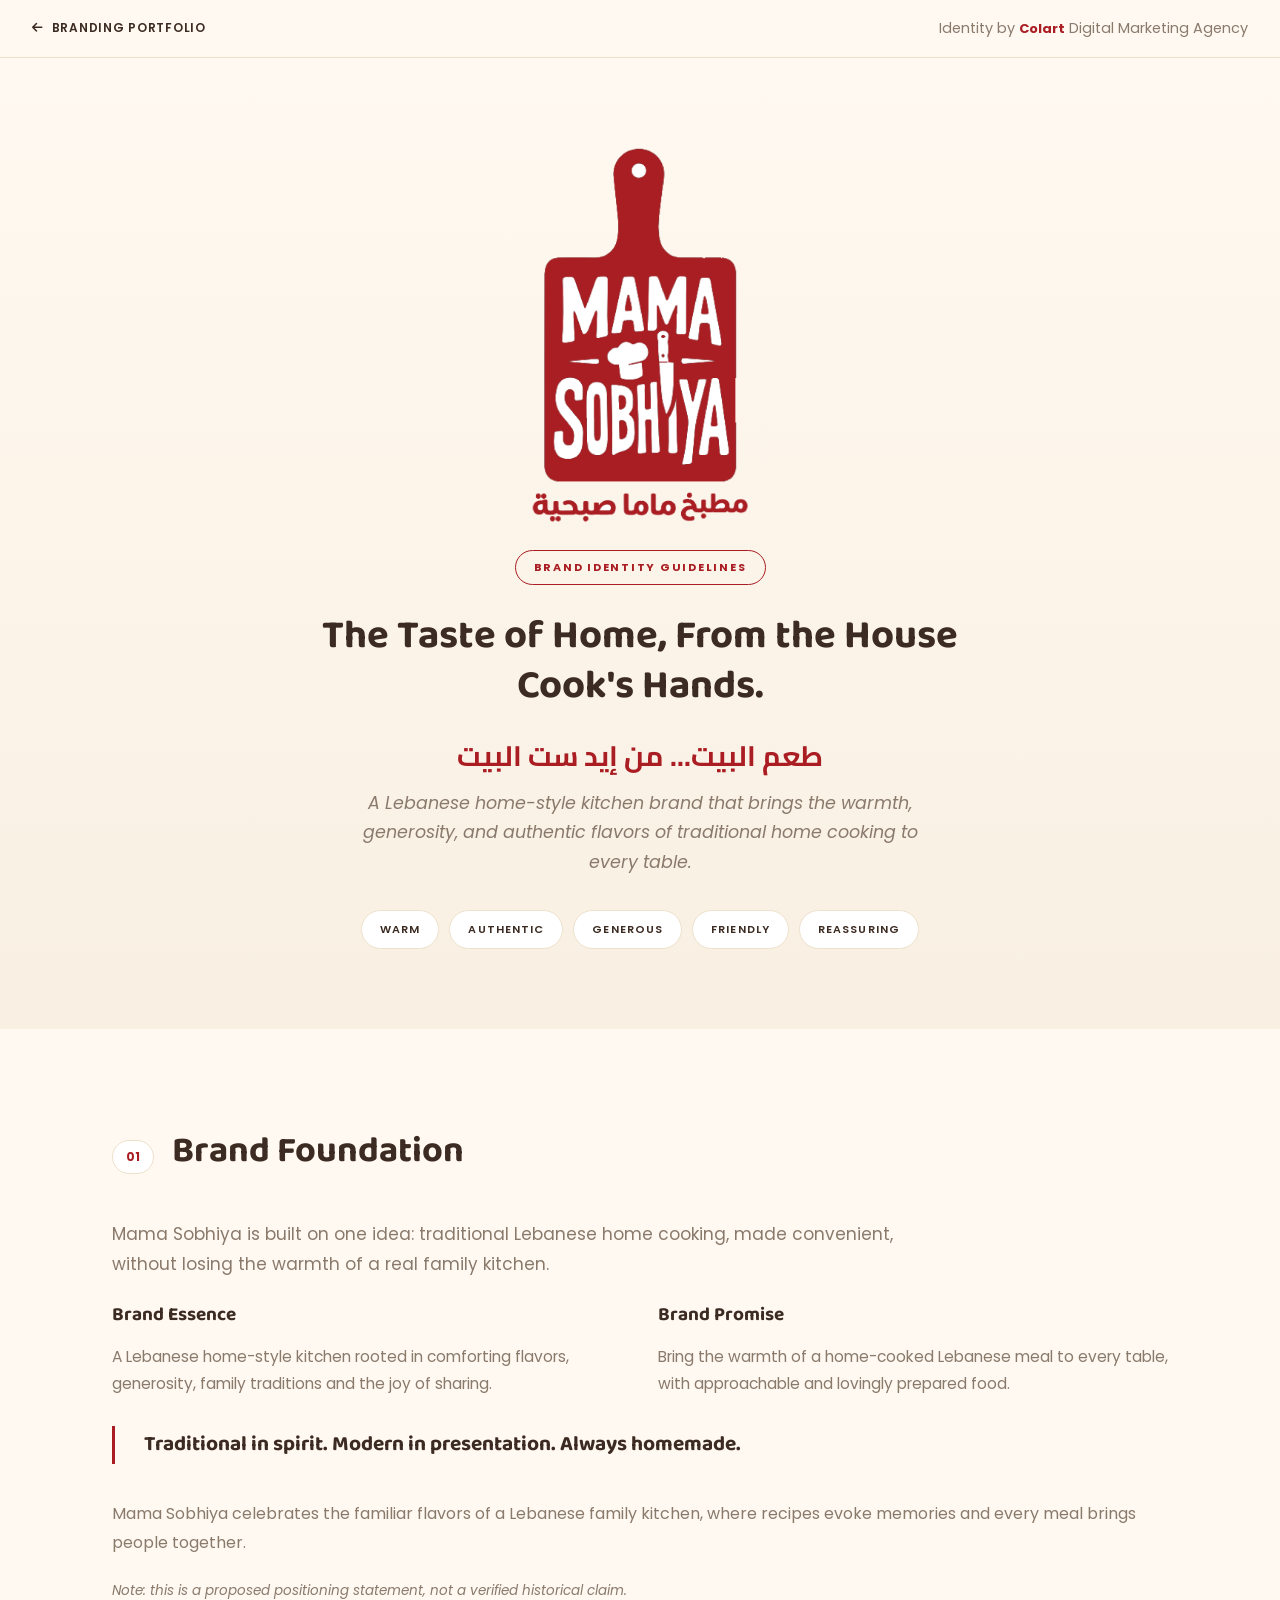
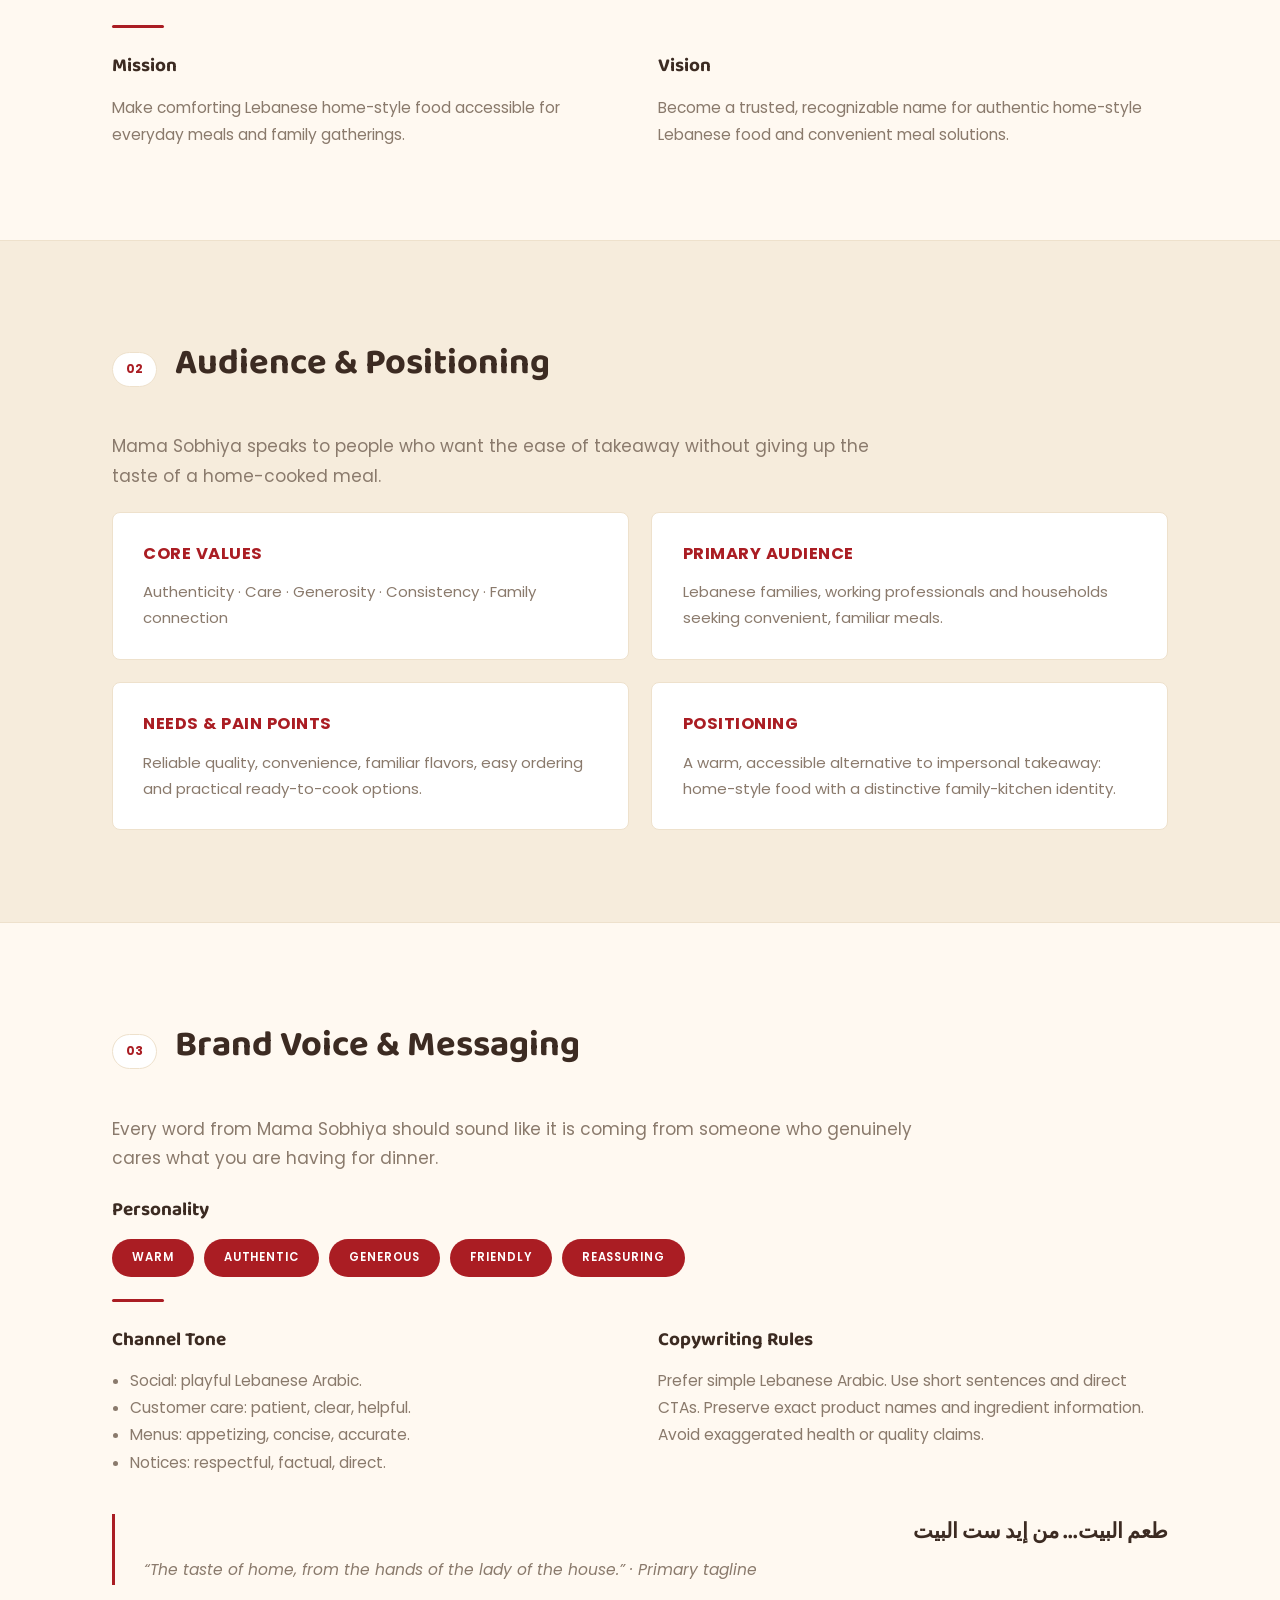
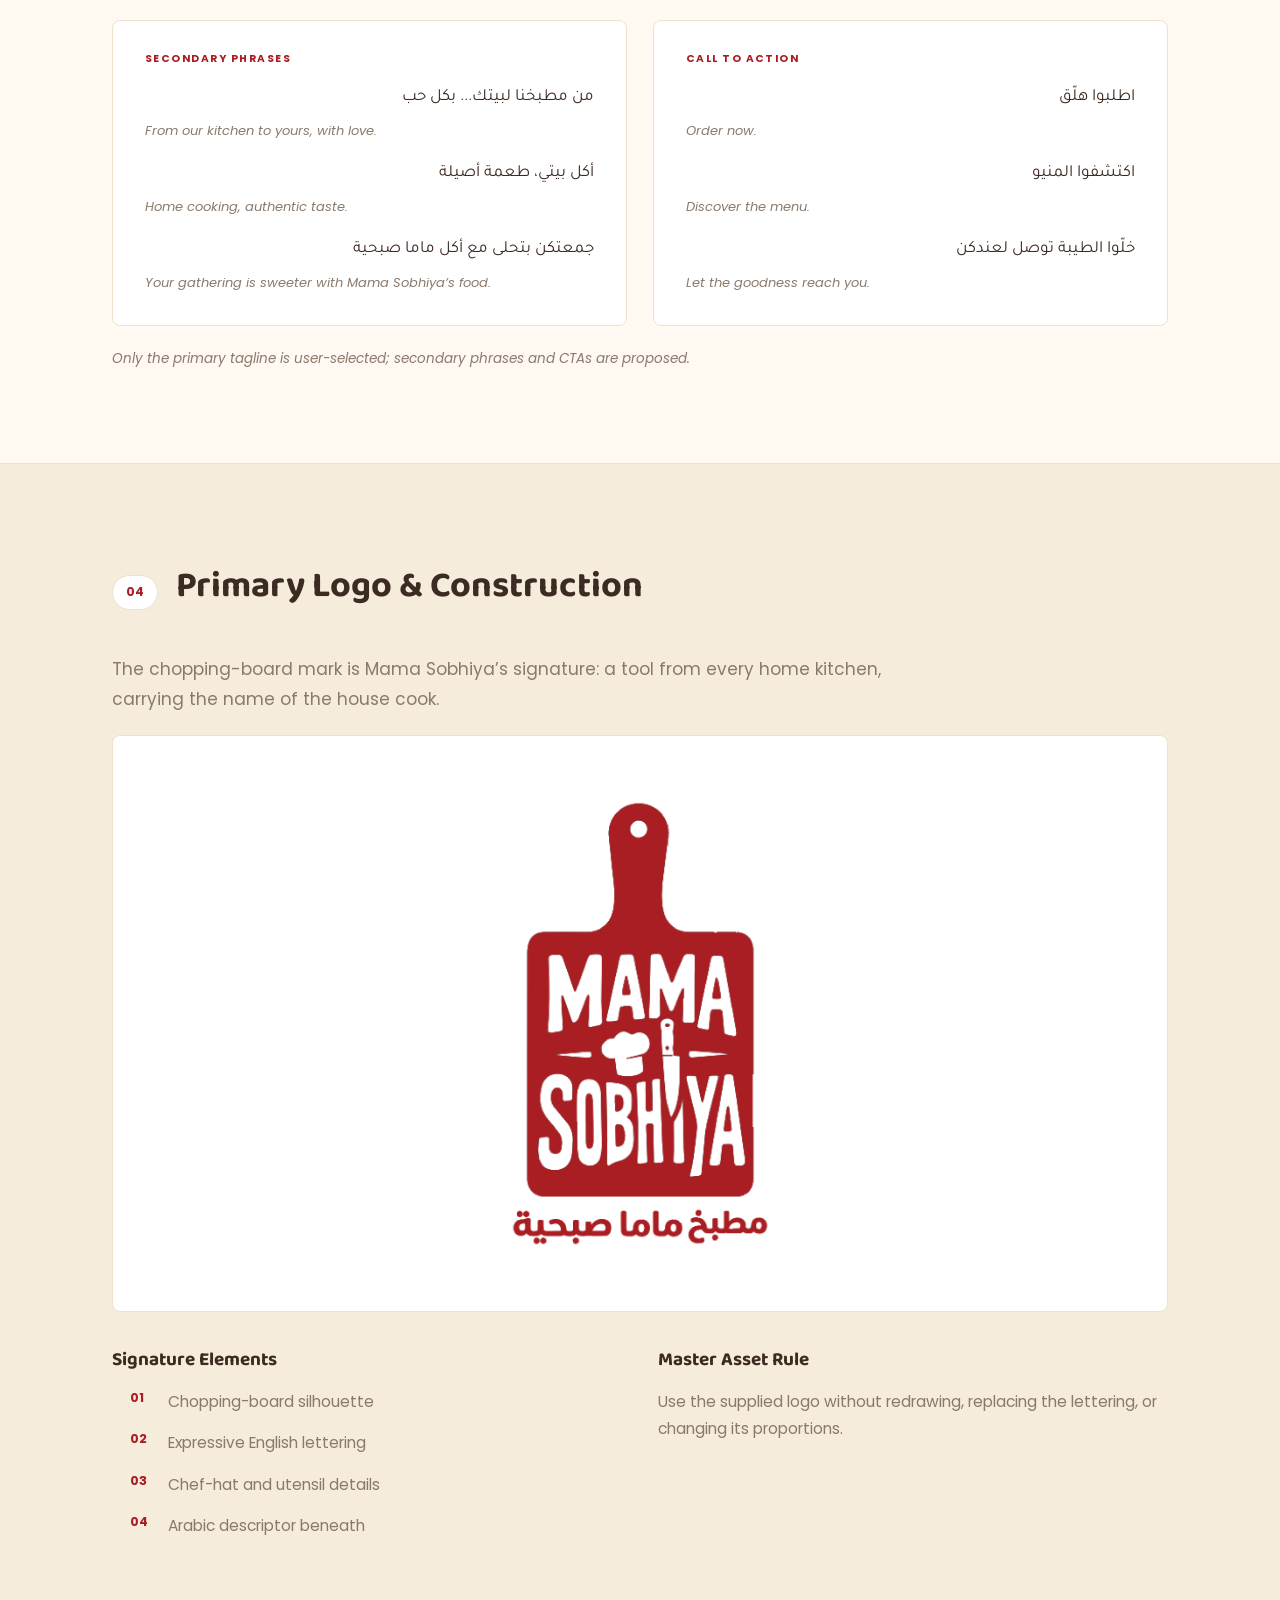
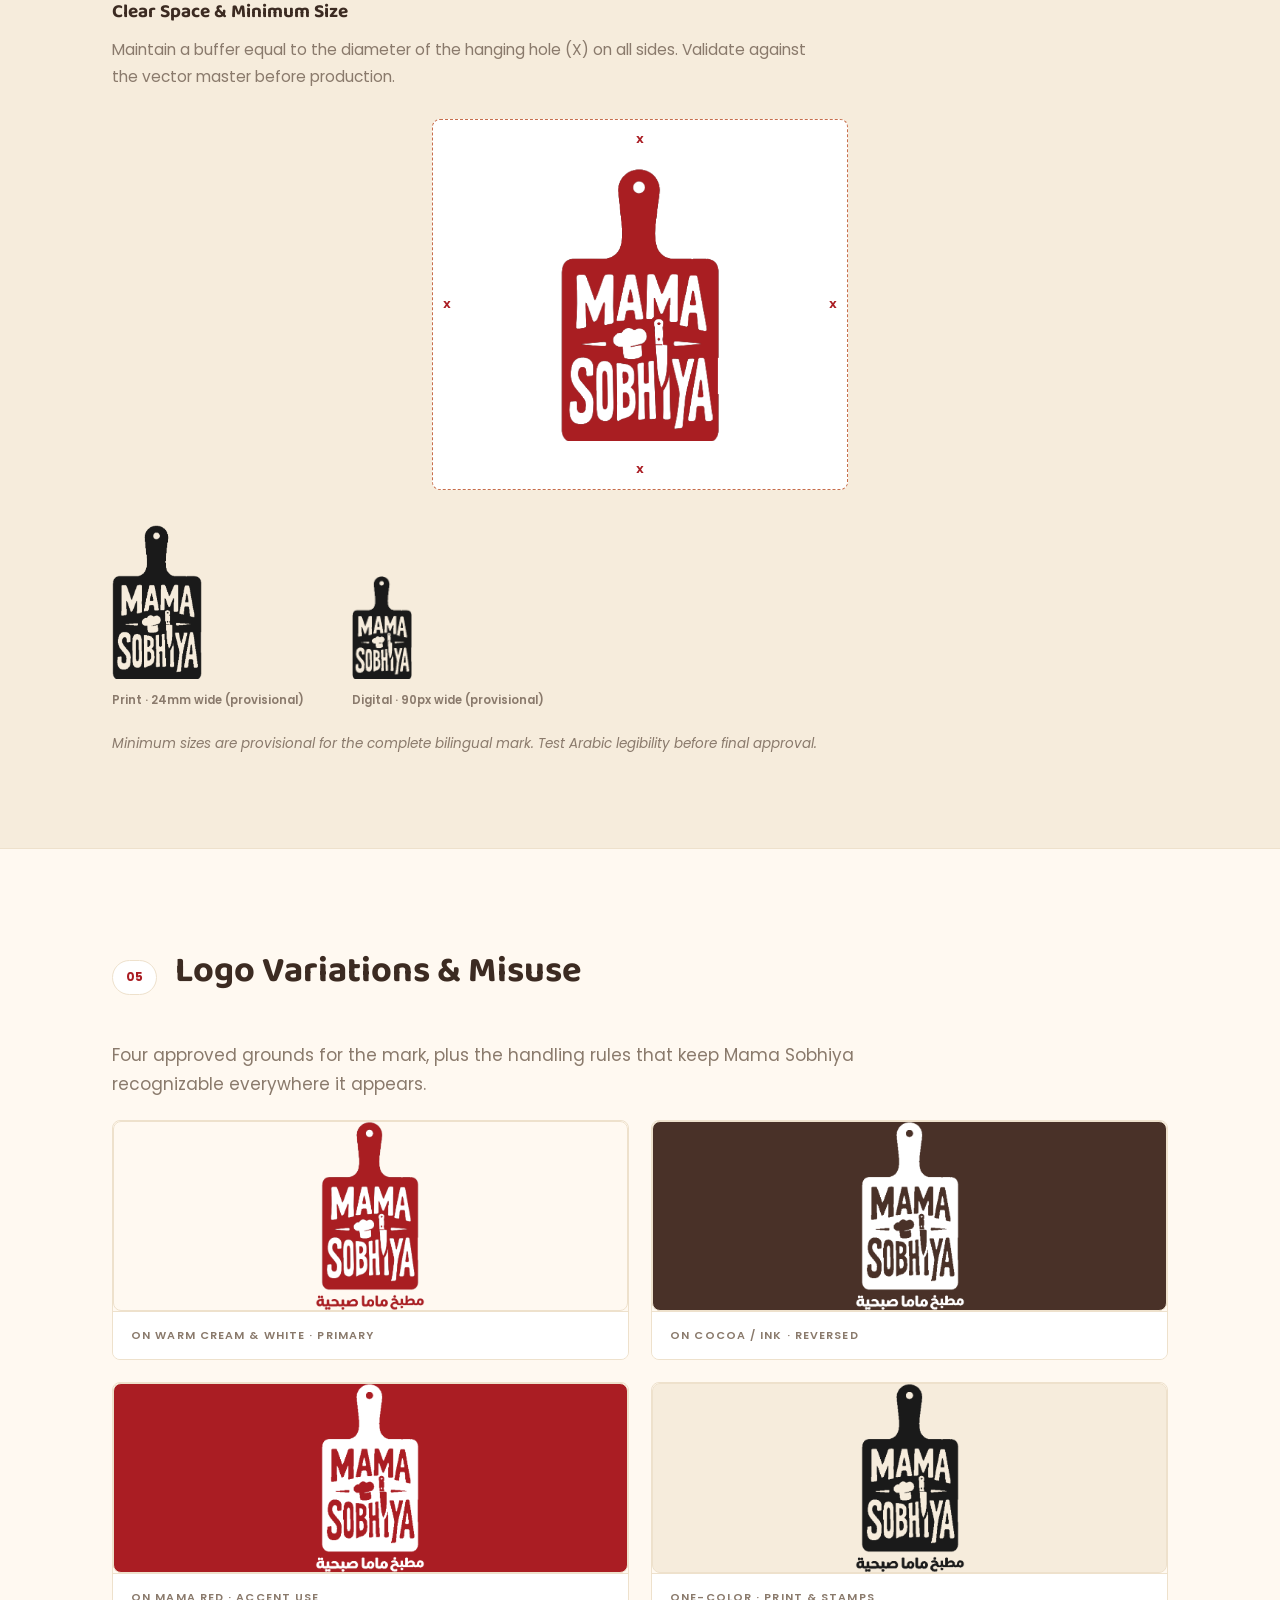
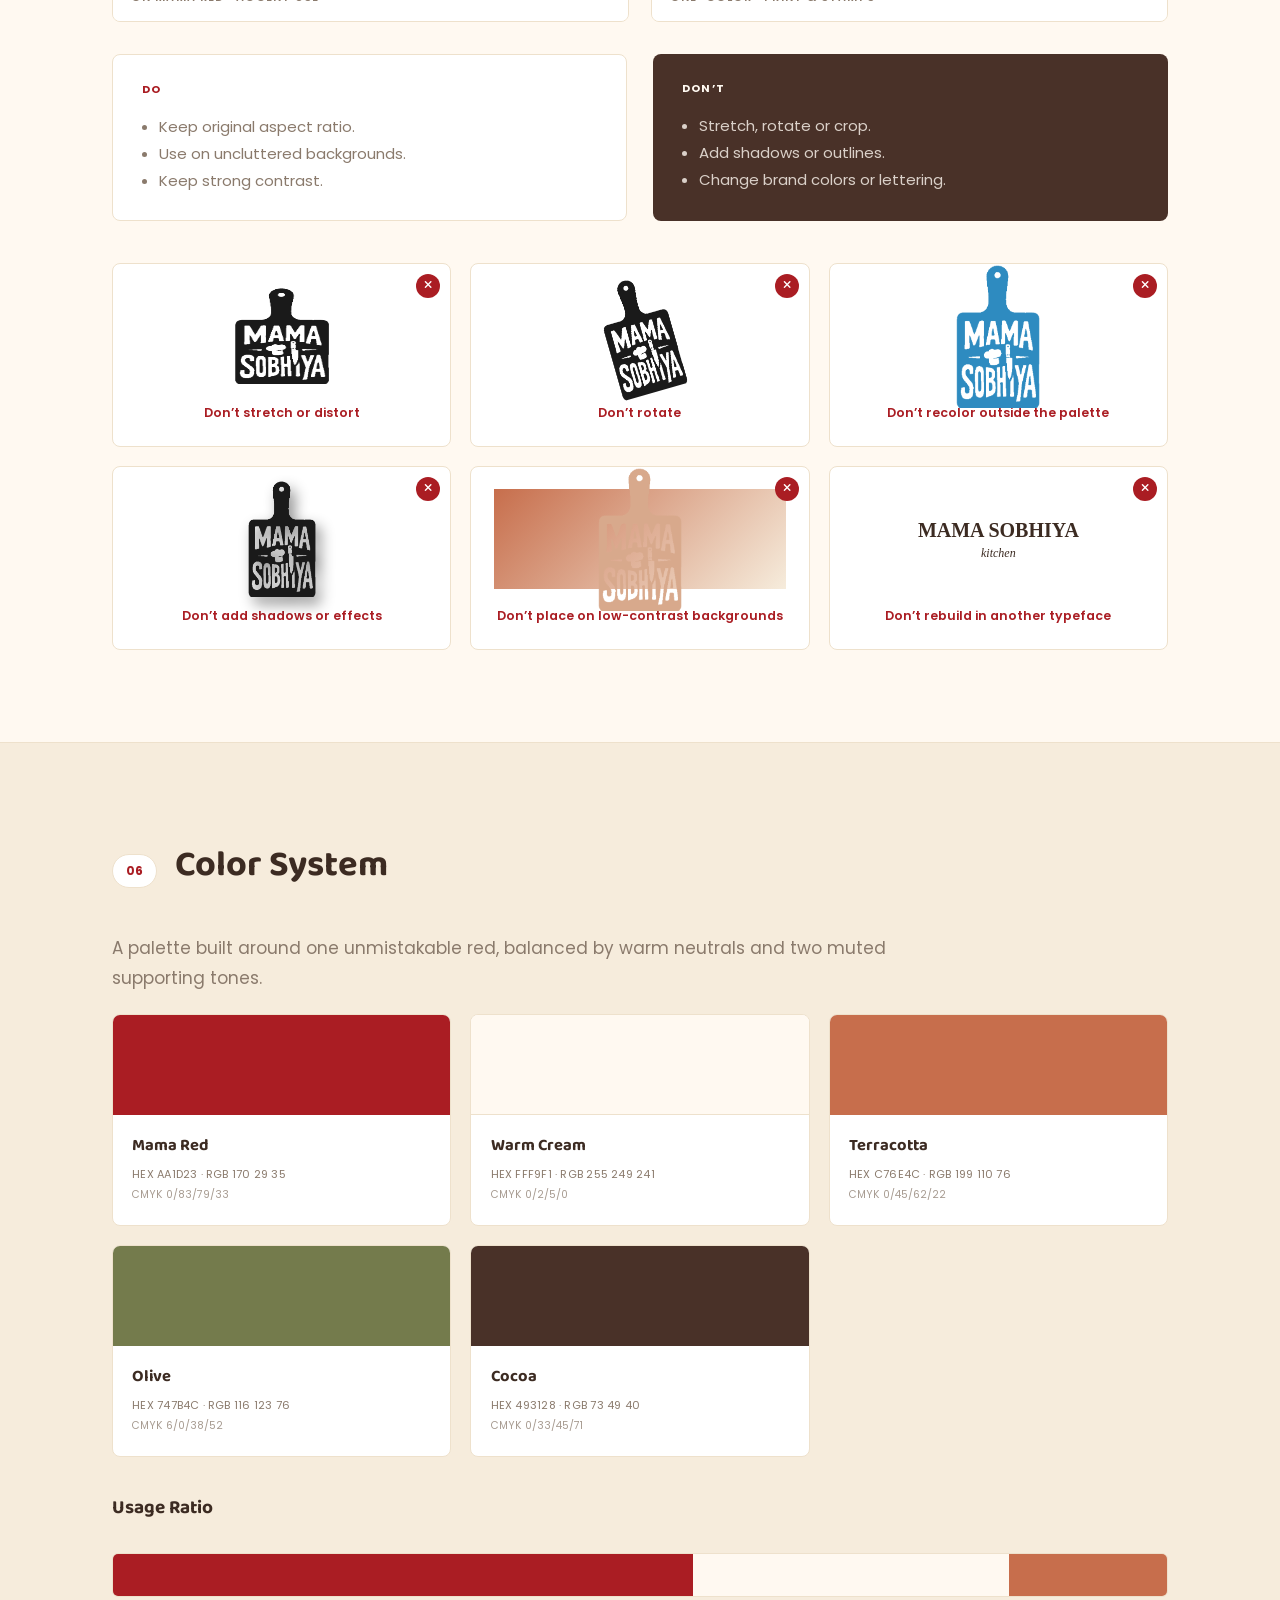
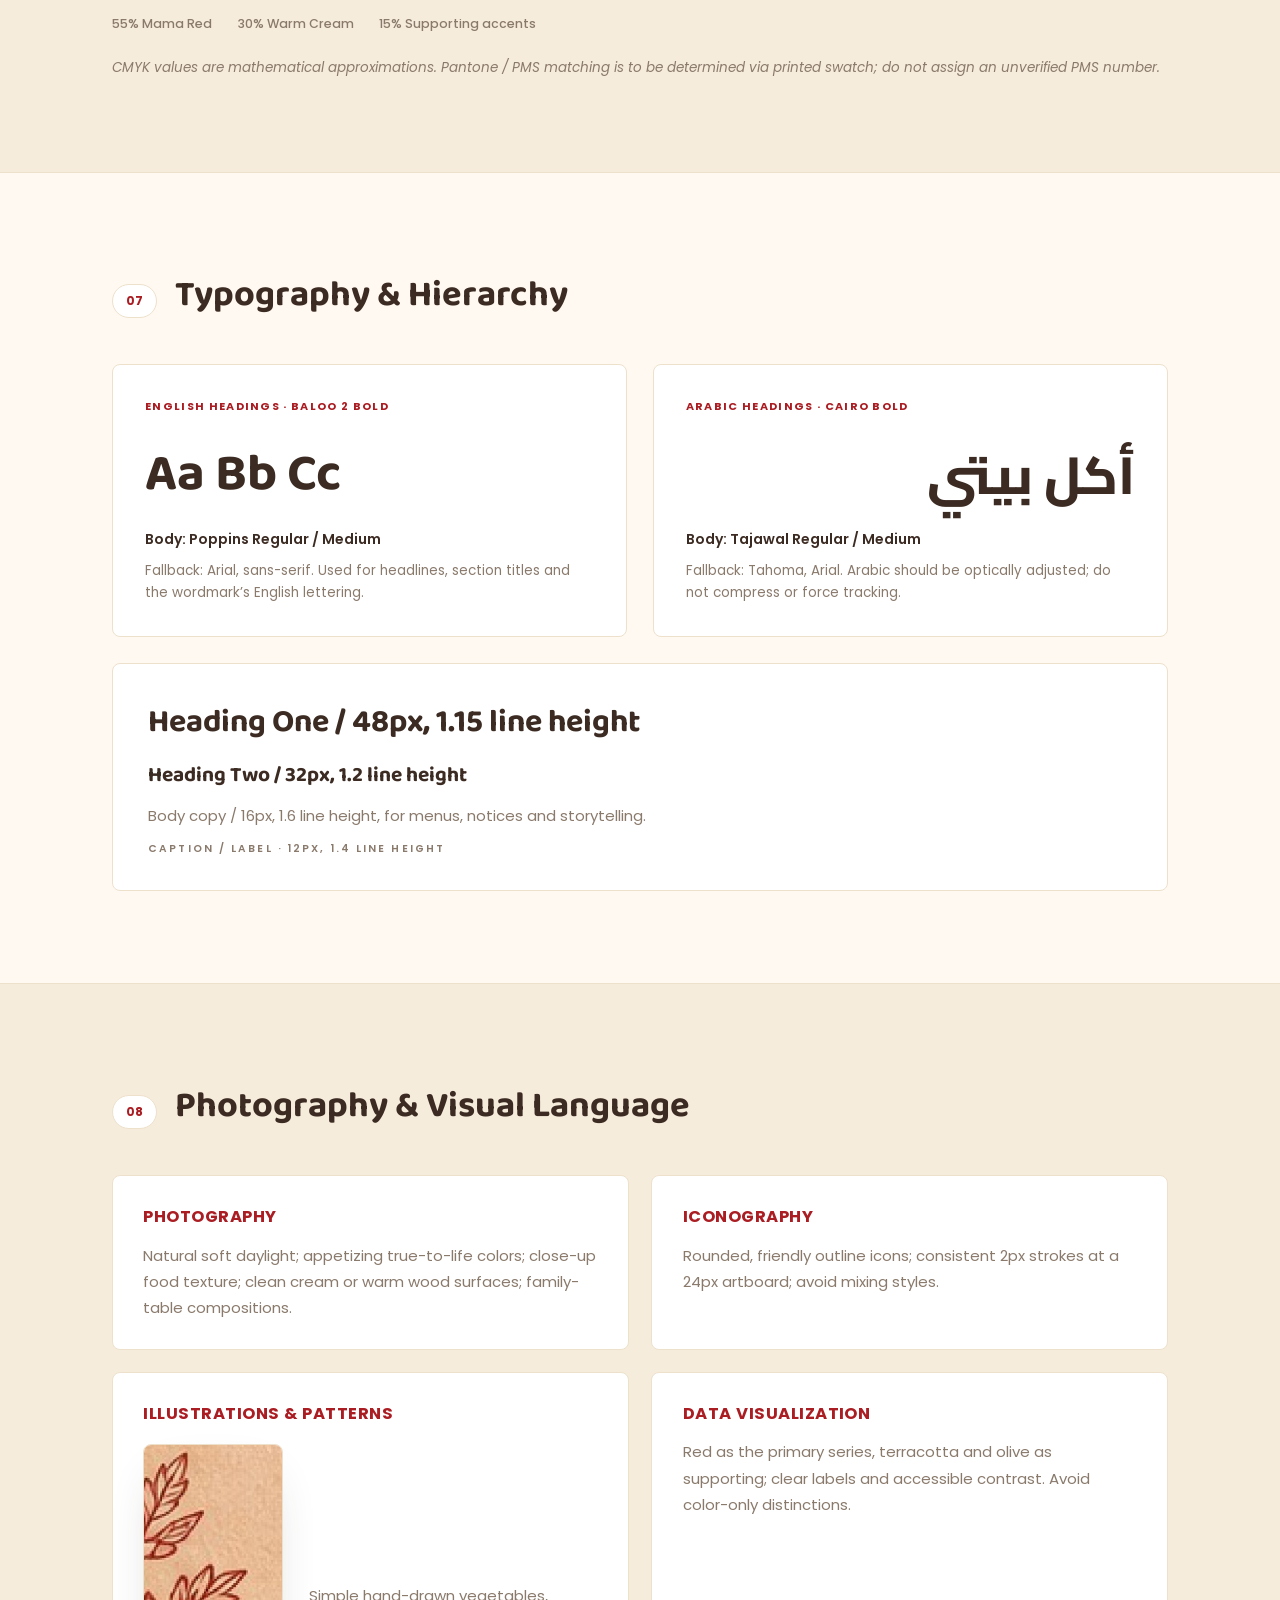
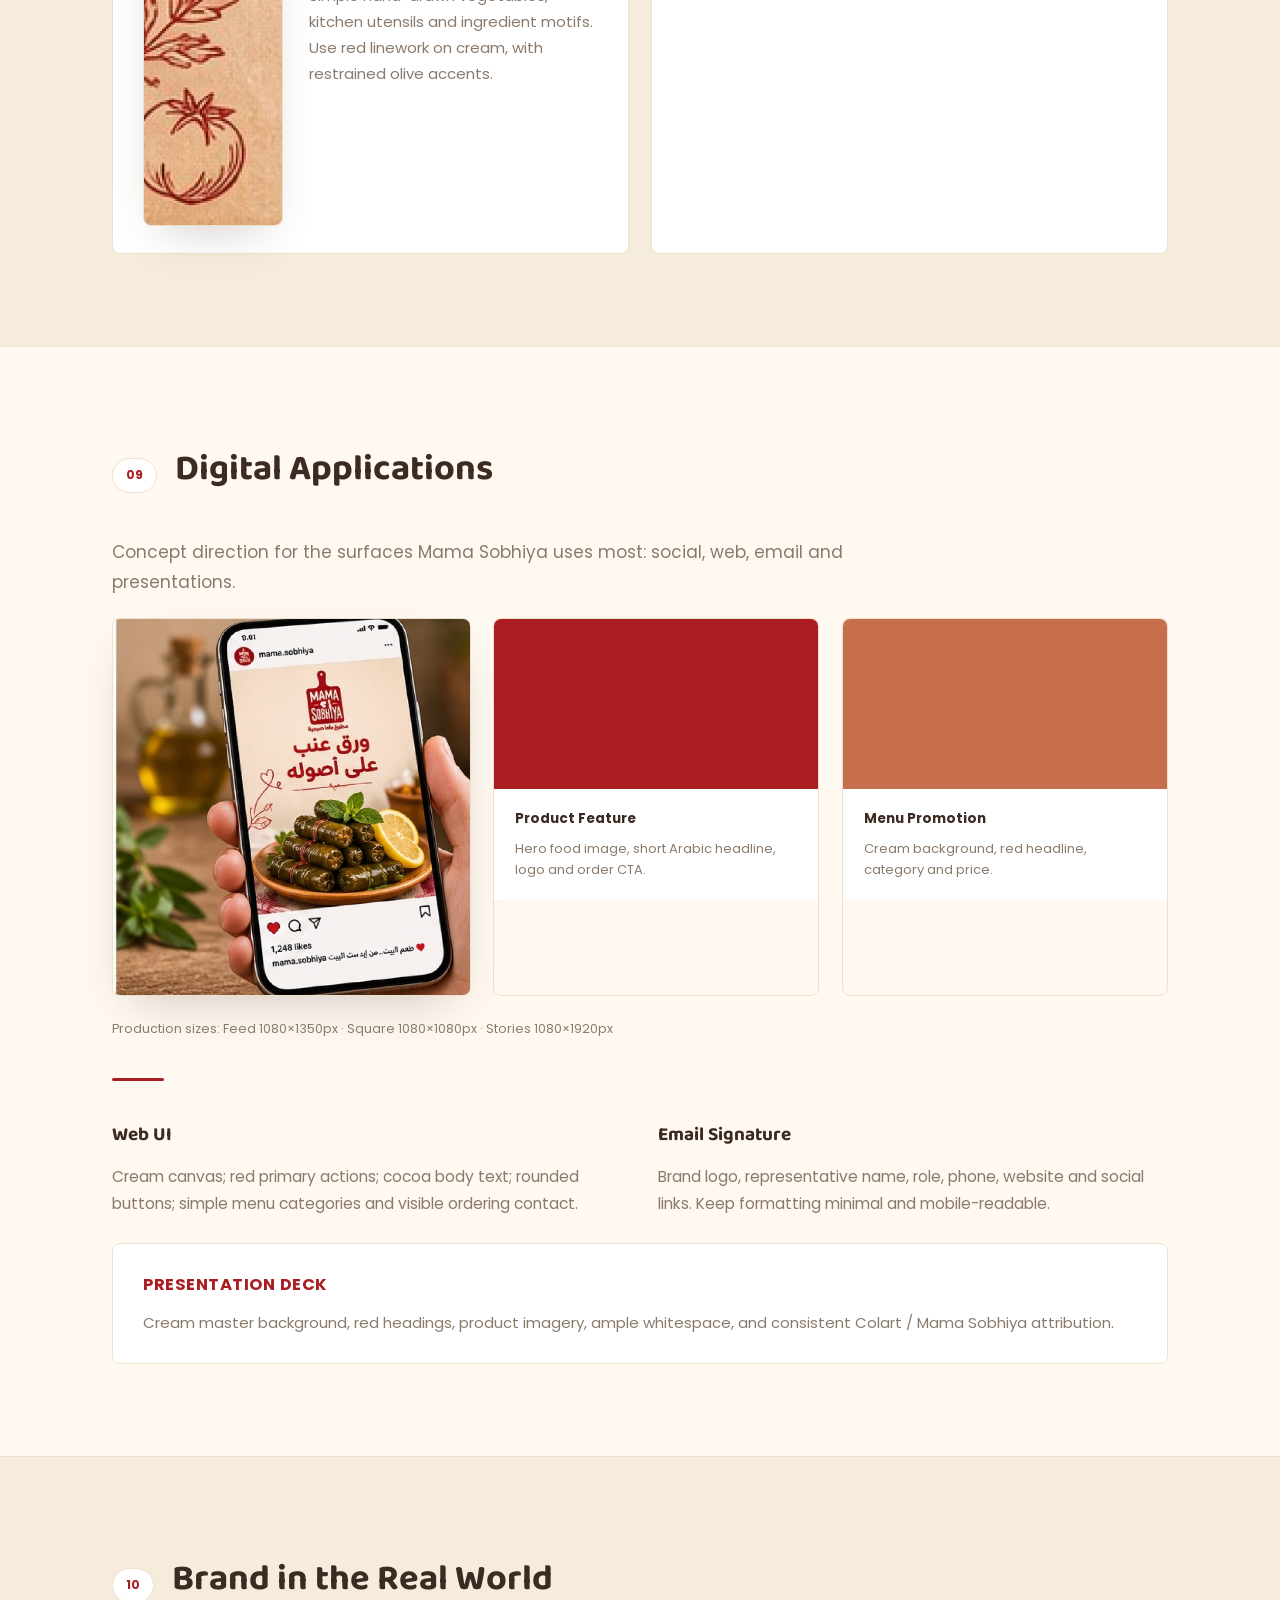
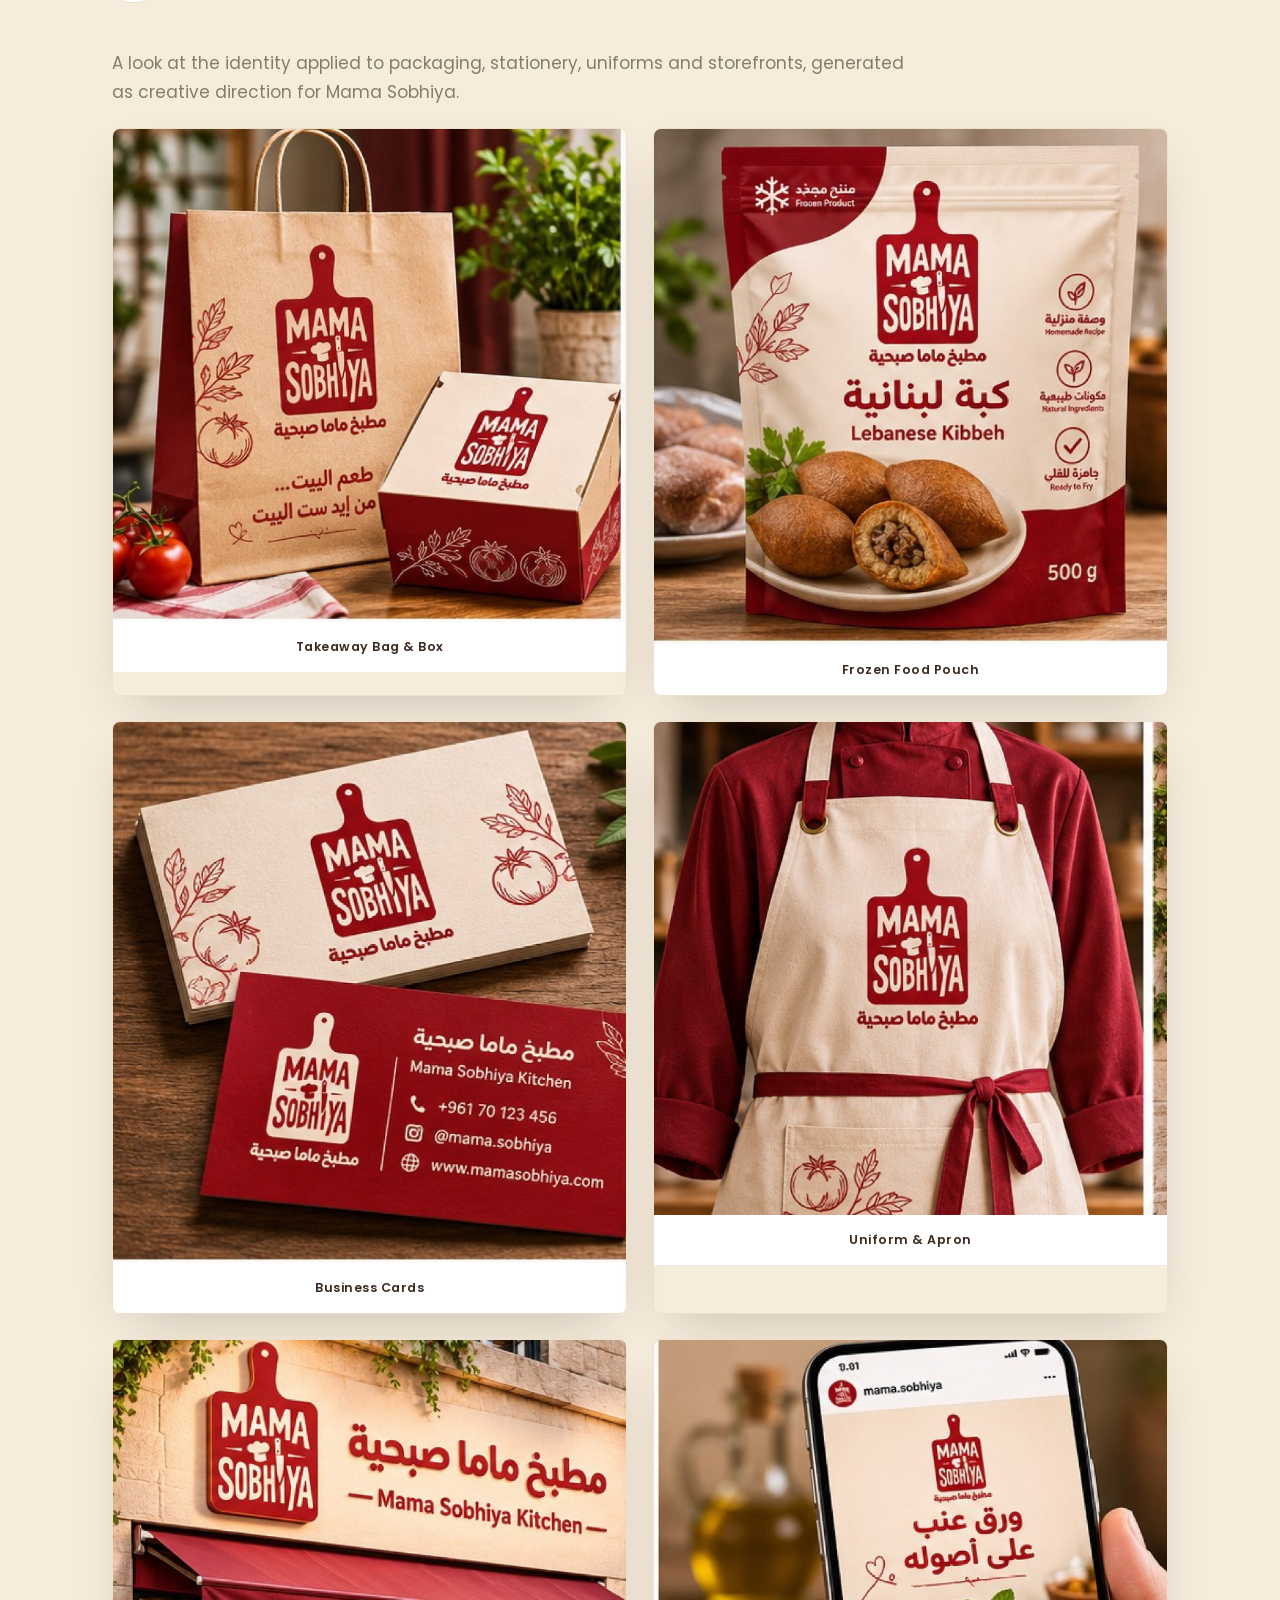
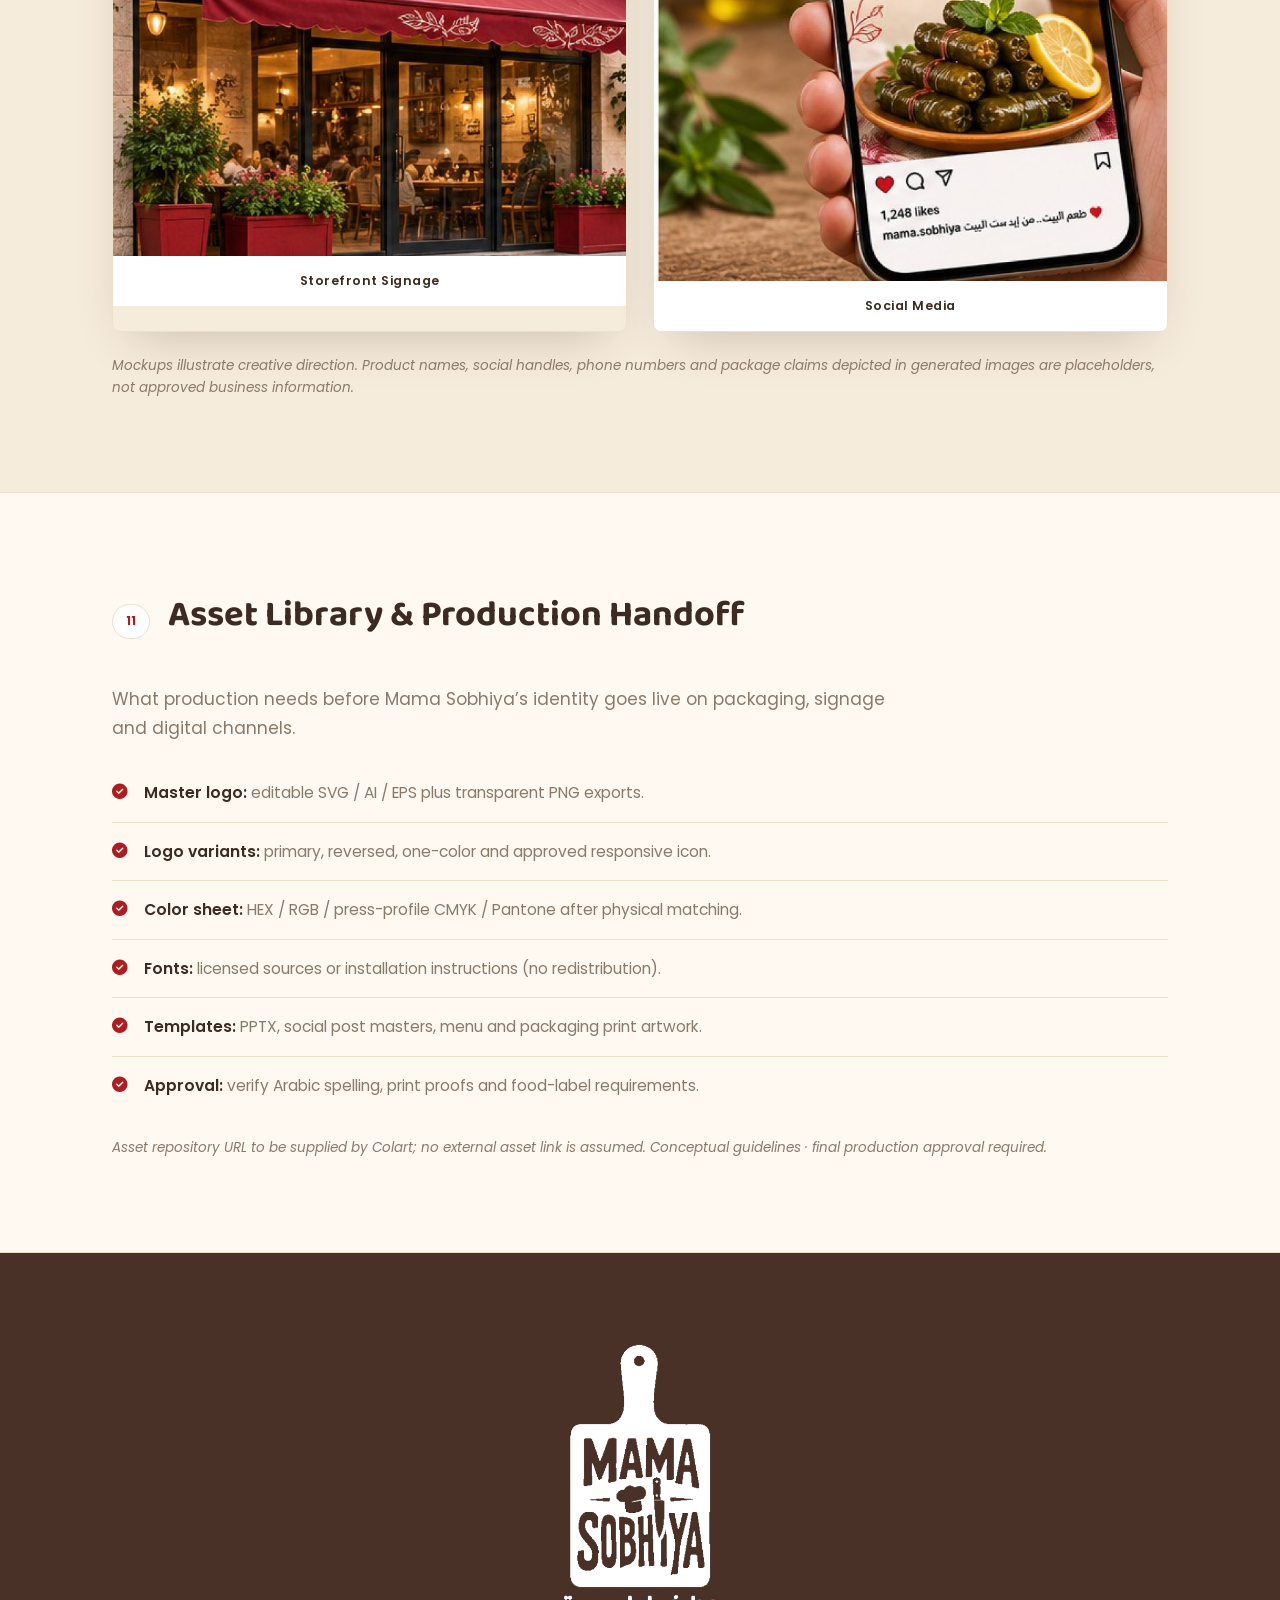
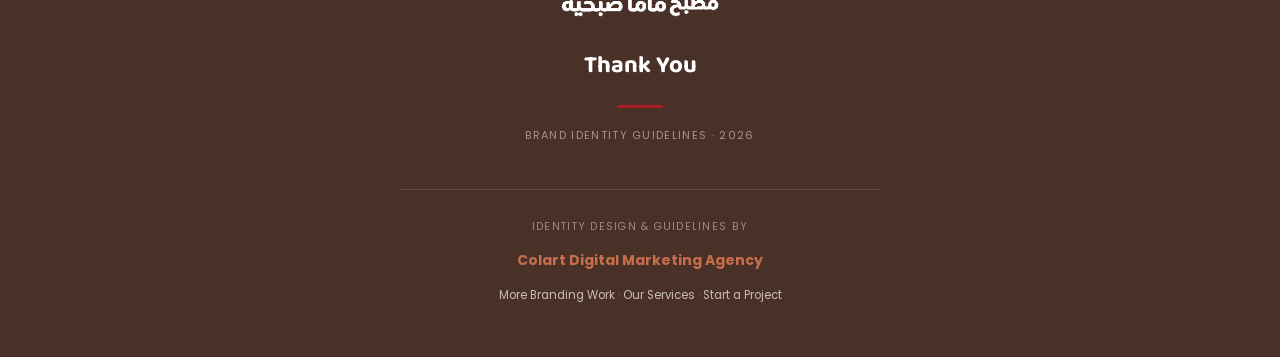
<file: mamasobhiya/index.html>
<!DOCTYPE html>
<html lang="en">
<head>
<meta charset="UTF-8">
<meta name="viewport" content="width=device-width, initial-scale=1.0">
<title>Mama Sobhiya: Brand Identity Guidelines</title>
<meta name="description" content="Brand identity guidelines for Mama Sobhiya, a Lebanese home-style kitchen brand. Logo system, color palette, typography, voice, and applications.">
<link rel="canonical" href="https://branding.colartdigitalmarketingagency.com/mamasobhiya">

<link rel="icon" type="image/png" href="../assets/images/branding-favicon.png">
<link rel="apple-touch-icon" href="../assets/images/branding-favicon.png">

<meta property="og:title" content="Mama Sobhiya: Brand Identity Guidelines">
<meta property="og:description" content="The full brand identity Colart created for Mama Sobhiya, a Lebanese home-style kitchen brand.">
<meta property="og:image" content="assets/images/mamasobhiya-logo-black.png">
<meta property="og:type" content="website">

<link rel="preconnect" href="https://fonts.googleapis.com">
<link rel="preconnect" href="https://fonts.gstatic.com" crossorigin>
<link href="https://fonts.googleapis.com/css2?family=Baloo+2:wght@500;600;700;800&family=Poppins:wght@300;400;500;600;700&family=Cairo:wght@600;700;800&family=Tajawal:wght@400;500;700&display=swap" rel="stylesheet">
<link rel="stylesheet" href="https://cdnjs.cloudflare.com/ajax/libs/font-awesome/6.5.2/css/all.min.css">

<style>
  :root{
    --red:#AA1D23;
    --red-deep:#7E161B;
    --cream:#FFF9F1;
    --cream-alt:#F6ECDC;
    --white:#FFFFFF;
    --terracotta:#C76E4C;
    --olive:#747B4C;
    --cocoa:#493128;
    --ink:#3C2B22;
    --ink-soft:#8A7A6C;
    --line:#EEE1CC;
    --shadow: 0 20px 50px -22px rgba(73,49,40,.3);
    --font-display:'Baloo 2', 'Arial Rounded MT Bold', Arial, sans-serif;
    --font-body:'Poppins', Arial, sans-serif;
    --font-support:'Poppins', Arial, sans-serif;
    --font-ar-h:'Cairo', Tahoma, Arial, sans-serif;
    --font-ar-b:'Tajawal', Tahoma, Arial, sans-serif;
  }
  *{box-sizing:border-box;}
  html{scroll-behavior:smooth;}
  @media (prefers-reduced-motion: reduce){ html{scroll-behavior:auto;} }
  body{
    margin:0; background:var(--cream); color:var(--ink);
    font-family:var(--font-body); font-size:16.5px; line-height:1.7;
    -webkit-font-smoothing:antialiased;
  }
  img{max-width:100%; display:block;}
  a{color:inherit;}
  h1,h2,h3,h4{font-family:var(--font-display); margin:0; font-weight:700;}
  p{margin:0;}
  .ar{font-family:var(--font-ar-b); direction:rtl; unicode-bidi:isolate;}
  .ar-h{font-family:var(--font-ar-h); direction:rtl; unicode-bidi:isolate;}
  .container{max-width:70rem; margin:0 auto; padding:0 2rem;}
  @media (max-width:700px){ .container{padding:0 1.3rem;} }

  /* ---------- utility bar ---------- */
  .mama-utility{
    position:sticky; top:0; z-index:60;
    display:flex; align-items:center; justify-content:space-between;
    padding:16px 32px;
    background:rgba(255,249,241,.92);
    backdrop-filter:blur(14px); -webkit-backdrop-filter:blur(14px);
    border-bottom:1px solid var(--line);
  }
  .mama-utility a{
    display:inline-flex; align-items:center; gap:8px;
    font-family:var(--font-support); font-size:12px; font-weight:600;
    letter-spacing:.06em; text-transform:uppercase; color:var(--ink);
    text-decoration:none; transition:opacity .3s;
  }
  .mama-utility a:hover{opacity:.55;}
  .mama-utility .mama-credit{font-family:var(--font-body); font-weight:400; font-size:14.5px; color:var(--ink-soft); text-transform:none; letter-spacing:0;}
  .mama-utility .mama-credit strong{color:var(--red); font-weight:700; font-family:var(--font-support); font-size:13px;}
  @media (max-width:700px){ .mama-utility{padding:14px 20px;} .mama-utility .hide-sm{display:none;} }

  /* ---------- hero ---------- */
  .mama-hero{
    position:relative; overflow:hidden;
    background:linear-gradient(180deg, var(--cream) 0%, var(--cream-alt) 140%);
    padding:88px 32px 80px;
    text-align:center;
  }
  .mama-hero-inner{position:relative; z-index:2; max-width:44rem; margin:0 auto;}
  .mama-logo-lockup{margin:0 auto 26px;}
  .mama-logo-lockup img{width:clamp(150px,18vw,220px); margin:0 auto;}
  .mama-hero-eyebrow{
    display:inline-flex; align-items:center; gap:8px;
    font-family:var(--font-support); font-size:11px; font-weight:700; letter-spacing:.16em; text-transform:uppercase;
    color:var(--red);
    border:1px solid var(--red); border-radius:999px;
    padding:7px 18px; margin-bottom:26px;
  }
  .mama-hero h1{color:var(--ink); font-size:clamp(28px,4vw,40px); font-weight:700; margin-bottom:22px; line-height:1.25;}
  .mama-hero .ar-tagline{font-size:clamp(22px,3vw,28px); color:var(--red); margin-bottom:8px; font-weight:700;}
  .mama-hero p.lede{font-family:var(--font-body); font-style:italic; color:var(--ink-soft); font-size:17.5px; max-width:36rem; margin:0 auto;}
  .mama-pills{display:flex; flex-wrap:wrap; gap:10px; justify-content:center; margin-top:32px;}
  .mama-pill{
    font-family:var(--font-support); font-size:11px; font-weight:600; letter-spacing:.1em; text-transform:uppercase;
    color:var(--ink); background:var(--white); border:1px solid var(--line);
    padding:9px 18px; border-radius:999px;
  }

  /* ---------- section shell ---------- */
  section.chapter{padding:92px 0; border-bottom:1px solid var(--line);}
  section.chapter.alt{background:var(--cream-alt);}
  @media (max-width:700px){ section.chapter{padding:60px 0;} }
  .chapter-head{display:flex; align-items:baseline; gap:18px; margin-bottom:38px;}
  .chapter-head .num{
    font-family:var(--font-support); font-size:12px; font-weight:700; color:var(--red);
    border:1px solid var(--line); border-radius:999px; padding:6px 13px; flex-shrink:0; background:var(--white);
  }
  .chapter-head h2{font-size:clamp(26px,3.4vw,36px); font-weight:700;}
  .chapter-lede{font-size:17px; color:var(--ink-soft); max-width:50rem; margin-bottom:20px; line-height:1.75;}
  .note-line{font-size:13.5px; color:var(--ink-soft); font-style:italic; margin-top:1.4rem;}

  .rule-red{width:52px; height:3px; background:var(--red); margin:22px 0; border-radius:2px;}

  .two-col{display:grid; grid-template-columns:1fr 1fr; gap:2.2rem;}
  @media (max-width:760px){ .two-col{grid-template-columns:1fr;} }
  .two-col h3{font-size:19px; font-weight:700; margin-bottom:.7rem;}
  .two-col p, .two-col ul{font-size:15.5px; color:var(--ink-soft); line-height:1.75;}
  .two-col ul{margin:0; padding-left:1.1rem;}

  .quad-grid{display:grid; grid-template-columns:1fr 1fr; gap:1.4rem;}
  @media (max-width:760px){ .quad-grid{grid-template-columns:1fr;} }
  .info-card{background:var(--white); border:1px solid var(--line); border-radius:8px; padding:1.7rem 1.9rem;}
  .info-card h3{font-size:16.5px; font-weight:700; color:var(--red); margin-bottom:.7rem; text-transform:uppercase; letter-spacing:.03em; font-family:var(--font-support);}
  .info-card p, .info-card ul{font-size:15px; color:var(--ink-soft); line-height:1.75; margin:0;}
  .info-card ul{padding-left:1.1rem;}

  .quote-block{
    border-left:3px solid var(--red); padding:.2rem 0 .2rem 1.8rem; margin:1.8rem 0 2.2rem;
  }
  .quote-block p{font-family:var(--font-display); font-weight:700; font-size:21px; color:var(--ink); line-height:1.5;}

  .story p{font-size:16px; color:var(--ink-soft); line-height:1.85; margin-bottom:1.1rem;}
  .story p:last-child{margin-bottom:0;}

  .personality-row{display:flex; flex-wrap:wrap; gap:10px; margin-top:.4rem;}
  .personality-pill{
    font-family:var(--font-support); font-size:11.5px; font-weight:600; letter-spacing:.08em; text-transform:uppercase;
    color:var(--white); background:var(--red); border-radius:999px; padding:9px 20px;
  }

  /* ---------- logo & clear space ---------- */
  .logo-frame{
    border:1px solid var(--line); border-radius:8px; background:var(--white);
    padding:4rem 2rem; display:flex; align-items:center; justify-content:center; margin-bottom:2rem;
  }
  .logo-frame img{width:min(260px,55%); margin:0 auto;}

  .clearspace-box{
    position:relative; border:1.5px dashed var(--terracotta); border-radius:8px; background:var(--white);
    padding:3rem 2.4rem; max-width:26rem; margin:0 auto;
  }
  .clearspace-box .x-label{
    position:absolute; font-family:var(--font-support); font-size:11px; font-weight:700; color:var(--red);
  }
  .clearspace-box .x-top{top:10px; left:50%; transform:translateX(-50%);}
  .clearspace-box .x-bottom{bottom:10px; left:50%; transform:translateX(-50%);}
  .clearspace-box .x-left{left:10px; top:50%; transform:translateY(-50%);}
  .clearspace-box .x-right{right:10px; top:50%; transform:translateY(-50%);}
  .clearspace-box img{width:min(160px,55%); margin:0 auto;}

  .minsize-row{display:flex; align-items:flex-end; gap:3rem; flex-wrap:wrap; margin-top:2.2rem;}
  .minsize-row .ms{display:flex; flex-direction:column; align-items:flex-start; gap:.8rem;}
  .minsize-row span.cap{font-family:var(--font-support); font-size:11.5px; color:var(--ink-soft); font-weight:600;}

  /* ---------- signature elements ---------- */
  .sig-list{list-style:none; margin:0; padding:0; counter-reset:sig;}
  .sig-list li{counter-increment:sig; position:relative; padding-left:2.4rem; margin-bottom:.9rem; font-size:15.5px; color:var(--ink-soft);}
  .sig-list li::before{
    content: counter(sig, decimal-leading-zero);
    position:absolute; left:0; top:-1px; font-family:var(--font-support); font-weight:700; font-size:12.5px; color:var(--red);
  }

  /* ---------- logo variations ---------- */
  .variant-grid{display:grid; grid-template-columns:repeat(2,1fr); gap:1.4rem;}
  @media (max-width:760px){ .variant-grid{grid-template-columns:1fr;} }
  .variant-tile{border-radius:8px; overflow:hidden; border:1px solid var(--line);}
  .variant-tile .swatch{height:190px; display:flex; align-items:center; justify-content:center;}
  .variant-tile .swatch img{width:110px;}
  .variant-tile.on-cream .swatch{background:var(--cream);}
  .variant-tile.on-cocoa .swatch{background:var(--cocoa);}
  .variant-tile.on-red .swatch{background:var(--red);}
  .variant-tile.on-alt .swatch{background:var(--cream-alt);}
  .variant-caption{
    font-family:var(--font-support); font-size:11px; font-weight:600; letter-spacing:.1em; text-transform:uppercase;
    color:var(--ink-soft); background:var(--white); padding:14px 18px; border-top:1px solid var(--line);
  }

  .dodont{display:grid; grid-template-columns:1fr 1fr; gap:1.6rem; margin:2rem 0 2.6rem;}
  @media (max-width:700px){ .dodont{grid-template-columns:1fr;} }
  .dodont-card{border-radius:8px; padding:1.6rem 1.8rem;}
  .dodont-card.do{background:var(--white); border:1px solid var(--line);}
  .dodont-card.dont{background:var(--cocoa);}
  .dodont-card .lbl{font-family:var(--font-support); font-size:11px; font-weight:700; letter-spacing:.12em; text-transform:uppercase; margin-bottom:.9rem;}
  .dodont-card.do .lbl{color:var(--red);}
  .dodont-card.dont .lbl{color:var(--cream);}
  .dodont-card ul{margin:0; padding-left:1.1rem; font-size:15px; line-height:1.8;}
  .dodont-card.do ul{color:var(--ink-soft);}
  .dodont-card.dont ul{color:rgba(255,249,241,.8);}

  .dont-grid{display:grid; grid-template-columns:repeat(3,1fr); gap:1.2rem;}
  @media (max-width:820px){ .dont-grid{grid-template-columns:repeat(2,1fr);} }
  @media (max-width:560px){ .dont-grid{grid-template-columns:1fr;} }
  .dont-card{background:var(--white); border:1px solid var(--line); border-radius:8px; padding:1.4rem; text-align:center; position:relative;}
  .dont-card .dont-badge{
    position:absolute; top:10px; right:10px; width:24px; height:24px; border-radius:50%;
    background:var(--red); color:#fff; display:flex; align-items:center; justify-content:center; font-size:11px;
  }
  .dont-card .dont-frame{height:100px; display:flex; align-items:center; justify-content:center; margin-bottom:1rem; background-position:center; background-size:cover;}
  .dont-card .dont-frame img{width:84px;}
  .dont-card p{font-size:12.5px; color:var(--red); font-weight:600; font-family:var(--font-support);}
  .mask-logo{width:84px; height:144px; background:#2E8BC0;
    -webkit-mask:url('assets/images/mamasobhiya-icon-black.png') center/contain no-repeat;
    mask:url('assets/images/mamasobhiya-icon-black.png') center/contain no-repeat;}
  .mask-logo.low-contrast{background:#D8A98C;}
  .rebuild-fake{font-family:Georgia, serif; font-weight:700; font-size:20px; color:var(--ink); line-height:1.2; text-align:center;}
  .rebuild-fake .sub2{font-family:Georgia, serif; font-weight:400; font-style:italic; font-size:12px; margin-top:4px;}

  /* ---------- color palette ---------- */
  .swatch-grid{display:grid; grid-template-columns:repeat(3,1fr); gap:1.2rem;}
  @media (max-width:760px){ .swatch-grid{grid-template-columns:repeat(2,1fr);} }
  @media (max-width:480px){ .swatch-grid{grid-template-columns:1fr;} }
  .swatch{background:var(--white); border:1px solid var(--line); border-radius:8px; overflow:hidden;}
  .swatch-chip{height:100px;}
  .swatch-chip.outline{border-bottom:1px solid var(--line);}
  .swatch-body{padding:1.1rem 1.2rem 1.3rem;}
  .swatch-body .name{font-family:var(--font-display); font-weight:700; font-size:16.5px; margin-bottom:5px;}
  .swatch-body .hex{font-family:var(--font-support); font-size:11px; color:var(--ink-soft); margin-bottom:2px; letter-spacing:.02em;}
  .swatch-body .cmyk{font-family:var(--font-support); font-size:10.5px; color:var(--ink-soft); opacity:.75;}

  .ratio-bar{display:flex; height:44px; border-radius:6px; overflow:hidden; border:1px solid var(--line); margin-top:1.8rem;}
  .ratio-bar span{display:block; height:100%;}
  .ratio-legend{display:flex; flex-wrap:wrap; gap:1.6rem; margin-top:1rem; font-family:var(--font-support); font-size:12.5px; color:var(--ink-soft); font-weight:500;}

  /* ---------- typography ---------- */
  .type-grid{display:grid; grid-template-columns:1fr 1fr; gap:1.6rem;}
  @media (max-width:760px){ .type-grid{grid-template-columns:1fr;} }
  .type-card{background:var(--white); border:1px solid var(--line); border-radius:8px; padding:2rem;}
  .type-card .tag{font-family:var(--font-support); font-size:11px; font-weight:700; letter-spacing:.12em; text-transform:uppercase; color:var(--red); margin-bottom:1rem;}
  .type-card .specimen{font-family:var(--font-display); font-weight:700; font-size:clamp(36px,5vw,52px); margin-bottom:.5rem; color:var(--ink);}
  .type-card .specimen.ar-h{font-family:var(--font-ar-h); font-weight:800;}
  .type-card .fname{font-size:14px; font-weight:600; color:var(--ink); margin-bottom:.5rem; font-family:var(--font-support);}
  .type-card p.note{font-size:13.5px; color:var(--ink-soft); line-height:1.65;}

  .scale-card{background:var(--white); border:1px solid var(--line); border-radius:8px; padding:2rem 2.2rem; margin-top:1.6rem;}
  .scale-card .h1s{font-family:var(--font-display); font-weight:700; font-size:32px; color:var(--ink); margin-bottom:.5rem;}
  .scale-card .h2s{font-family:var(--font-display); font-weight:700; font-size:21px; color:var(--ink); margin-bottom:.6rem;}
  .scale-card .bodys{font-family:var(--font-body); font-size:15px; color:var(--ink-soft); margin-bottom:.7rem;}
  .scale-card .caps{font-family:var(--font-support); font-size:10.5px; letter-spacing:.2em; text-transform:uppercase; color:var(--ink-soft); font-weight:600;}

  /* ---------- illustration sample ---------- */
  .illus-row{display:flex; gap:1.6rem; align-items:center; margin-top:1rem;}
  @media (max-width:600px){ .illus-row{flex-direction:column; align-items:flex-start;} }
  .illus-sample{border:1px solid var(--line); border-radius:8px; overflow:hidden; flex-shrink:0; width:140px; box-shadow:var(--shadow);}
  .illus-sample img{width:100%;}

  /* ---------- voice cards ---------- */
  .voice-cards{display:grid; grid-template-columns:1fr 1fr; gap:1.6rem; margin-top:1.8rem;}
  @media (max-width:760px){ .voice-cards{grid-template-columns:1fr;} }
  .voice-card{border-radius:8px; padding:1.8rem 2rem; background:var(--white); border:1px solid var(--line);}
  .voice-card .lbl{font-family:var(--font-support); font-size:10.5px; font-weight:700; letter-spacing:.14em; text-transform:uppercase; color:var(--red); margin-bottom:1rem;}
  .voice-card .phrase{margin-bottom:1rem;}
  .voice-card .phrase:last-child{margin-bottom:0;}
  .voice-card .phrase .ar{font-size:17px; color:var(--ink); display:block; margin-bottom:.2rem;}
  .voice-card .phrase .gloss{font-size:13px; color:var(--ink-soft); font-style:italic;}

  /* ---------- digital applications ---------- */
  .social-grid{display:grid; grid-template-columns:1.1fr 1fr 1fr; gap:1.4rem;}
  @media (max-width:820px){ .social-grid{grid-template-columns:1fr; }}
  .social-photo-card{border-radius:8px; overflow:hidden; border:1px solid var(--line); box-shadow:var(--shadow);}
  .social-photo-card img{width:100%;}
  .social-concept-card{border-radius:8px; overflow:hidden; border:1px solid var(--line);}
  .social-concept-card .tile{height:170px;}
  .social-concept-card .tile.bg-red{background:var(--red);}
  .social-concept-card .tile.bg-terracotta{background:var(--terracotta);}
  .concept-body{background:var(--white); padding:1.2rem 1.3rem;}
  .concept-body h4{font-family:var(--font-support); font-size:13.5px; font-weight:700; margin-bottom:.5rem;}
  .concept-body p{font-size:13px; color:var(--ink-soft); line-height:1.6;}
  .prod-sizes{font-family:var(--font-support); font-size:12.5px; color:var(--ink-soft); margin-top:1.4rem;}

  /* ---------- real-world gallery ---------- */
  .gallery-grid{display:grid; grid-template-columns:1fr 1fr; gap:1.6rem;}
  @media (max-width:700px){ .gallery-grid{grid-template-columns:1fr;} }
  .gallery-item{border-radius:8px; overflow:hidden; border:1px solid var(--line); box-shadow:var(--shadow);}
  .gallery-item img{width:100%;}
  .gallery-caption{background:var(--white); padding:.9rem 1.2rem; font-family:var(--font-support); font-size:12.5px; font-weight:600; letter-spacing:.04em; color:var(--ink); text-align:center;}

  /* ---------- asset handoff ---------- */
  .handoff-list{list-style:none; margin:0; padding:0;}
  .handoff-list li{display:flex; gap:1rem; align-items:flex-start; padding:1rem 0; border-bottom:1px solid var(--line); font-size:15.5px; color:var(--ink-soft); line-height:1.65;}
  .handoff-list li:last-child{border-bottom:none;}
  .handoff-list i{color:var(--red); margin-top:4px; flex-shrink:0;}
  .handoff-list strong{color:var(--ink); font-weight:600;}

  /* ---------- closing ---------- */
  footer.mama-closing{
    background:var(--cocoa); padding:90px 32px 52px; text-align:center; position:relative;
  }
  footer.mama-closing img{width:min(160px,42%); margin:0 auto 28px;}
  footer.mama-closing h2{font-weight:700; font-size:24px; color:#fff; margin-bottom:6px; font-family:var(--font-display);}
  .foot-rule{width:46px; height:3px; margin:18px auto; background:var(--red); border-radius:2px;}
  .foot-meta{font-family:var(--font-support); font-size:11px; letter-spacing:.12em; text-transform:uppercase; color:rgba(255,249,241,.5); margin-bottom:44px;}
  .foot-credit{border-top:1px solid rgba(255,249,241,.14); padding-top:28px; max-width:30rem; margin:0 auto;}
  .foot-credit p{font-family:var(--font-support); font-size:10.5px; letter-spacing:.12em; text-transform:uppercase; color:rgba(255,249,241,.45); margin-bottom:10px;}
  .foot-credit a{color:var(--terracotta); font-weight:700; font-size:14px; font-family:var(--font-support); text-decoration:none;}
  .foot-links{margin-top:12px; font-size:11.5px; color:rgba(255,249,241,.5); font-family:var(--font-support);}
  .foot-links a{color:rgba(255,249,241,.7); font-weight:400; font-size:11.5px; text-decoration:none;}
  .foot-links a:hover{color:#fff;}
</style>
</head>
<body>

<div class="mama-utility">
  <a href="https://branding.colartdigitalmarketingagency.com/"><i class="fa-solid fa-arrow-left"></i> Branding Portfolio</a>
  <span class="mama-credit hide-sm">Identity by <strong>Colart</strong> Digital Marketing Agency</span>
</div>

<!-- ===========================================
     HERO
=========================================== -->
<section class="mama-hero">
  <div class="mama-hero-inner">
    <div class="mama-logo-lockup">
      <img src="assets/images/mamasobhiya-logo.png" alt="Mama Sobhiya logo">
    </div>
    <span class="mama-hero-eyebrow">Brand Identity Guidelines</span>
    <h1>The Taste of Home, From the House Cook's Hands.</h1>
    <p class="ar-h ar-tagline">طعم البيت... من إيد ست البيت</p>
    <p class="lede">A Lebanese home-style kitchen brand that brings the warmth, generosity, and authentic flavors of traditional home cooking to every table.</p>
    <div class="mama-pills">
      <span class="mama-pill">Warm</span>
      <span class="mama-pill">Authentic</span>
      <span class="mama-pill">Generous</span>
      <span class="mama-pill">Friendly</span>
      <span class="mama-pill">Reassuring</span>
    </div>
  </div>
</section>

<!-- ===========================================
     01 BRAND FOUNDATION
=========================================== -->
<section class="chapter" id="foundation">
  <div class="container">
    <div class="chapter-head"><span class="num">01</span><h2>Brand Foundation</h2></div>
    <p class="chapter-lede">Mama Sobhiya is built on one idea: traditional Lebanese home cooking, made convenient, without losing the warmth of a real family kitchen.</p>
    <div class="two-col">
      <div>
        <h3>Brand Essence</h3>
        <p>A Lebanese home-style kitchen rooted in comforting flavors, generosity, family traditions and the joy of sharing.</p>
      </div>
      <div>
        <h3>Brand Promise</h3>
        <p>Bring the warmth of a home-cooked Lebanese meal to every table, with approachable and lovingly prepared food.</p>
      </div>
    </div>
    <div class="quote-block">
      <p>Traditional in spirit. Modern in presentation. Always homemade.</p>
    </div>
    <div class="story">
      <p>Mama Sobhiya celebrates the familiar flavors of a Lebanese family kitchen, where recipes evoke memories and every meal brings people together.</p>
    </div>
    <p class="note-line">Note: this is a proposed positioning statement, not a verified historical claim.</p>
    <div class="rule-red"></div>
    <div class="two-col">
      <div>
        <h3>Mission</h3>
        <p>Make comforting Lebanese home-style food accessible for everyday meals and family gatherings.</p>
      </div>
      <div>
        <h3>Vision</h3>
        <p>Become a trusted, recognizable name for authentic home-style Lebanese food and convenient meal solutions.</p>
      </div>
    </div>
  </div>
</section>

<!-- ===========================================
     02 AUDIENCE & POSITIONING
=========================================== -->
<section class="chapter alt" id="audience">
  <div class="container">
    <div class="chapter-head"><span class="num">02</span><h2>Audience &amp; Positioning</h2></div>
    <p class="chapter-lede">Mama Sobhiya speaks to people who want the ease of takeaway without giving up the taste of a home-cooked meal.</p>
    <div class="quad-grid">
      <div class="info-card">
        <h3>Core Values</h3>
        <p>Authenticity &middot; Care &middot; Generosity &middot; Consistency &middot; Family connection</p>
      </div>
      <div class="info-card">
        <h3>Primary Audience</h3>
        <p>Lebanese families, working professionals and households seeking convenient, familiar meals.</p>
      </div>
      <div class="info-card">
        <h3>Needs &amp; Pain Points</h3>
        <p>Reliable quality, convenience, familiar flavors, easy ordering and practical ready-to-cook options.</p>
      </div>
      <div class="info-card">
        <h3>Positioning</h3>
        <p>A warm, accessible alternative to impersonal takeaway: home-style food with a distinctive family-kitchen identity.</p>
      </div>
    </div>
  </div>
</section>

<!-- ===========================================
     03 BRAND VOICE & MESSAGING
=========================================== -->
<section class="chapter" id="voice">
  <div class="container">
    <div class="chapter-head"><span class="num">03</span><h2>Brand Voice &amp; Messaging</h2></div>
    <p class="chapter-lede">Every word from Mama Sobhiya should sound like it is coming from someone who genuinely cares what you are having for dinner.</p>
    <h3 style="font-size:19px; margin-bottom:.8rem;">Personality</h3>
    <div class="personality-row">
      <span class="personality-pill">Warm</span>
      <span class="personality-pill">Authentic</span>
      <span class="personality-pill">Generous</span>
      <span class="personality-pill">Friendly</span>
      <span class="personality-pill">Reassuring</span>
    </div>
    <div class="rule-red"></div>
    <div class="two-col">
      <div>
        <h3>Channel Tone</h3>
        <ul>
          <li>Social: playful Lebanese Arabic.</li>
          <li>Customer care: patient, clear, helpful.</li>
          <li>Menus: appetizing, concise, accurate.</li>
          <li>Notices: respectful, factual, direct.</li>
        </ul>
      </div>
      <div>
        <h3>Copywriting Rules</h3>
        <p>Prefer simple Lebanese Arabic. Use short sentences and direct CTAs. Preserve exact product names and ingredient information. Avoid exaggerated health or quality claims.</p>
      </div>
    </div>
    <div class="quote-block" style="margin-top:2.4rem;">
      <p class="ar-h">طعم البيت... من إيد ست البيت</p>
      <p style="font-family:var(--font-body); font-style:italic; font-weight:400; font-size:15.5px; color:var(--ink-soft); margin-top:.6rem;">&ldquo;The taste of home, from the hands of the lady of the house.&rdquo; &middot; Primary tagline</p>
    </div>
    <div class="voice-cards">
      <div class="voice-card">
        <div class="lbl">Secondary Phrases</div>
        <div class="phrase"><span class="ar">من مطبخنا لبيتك... بكل حب</span><span class="gloss">From our kitchen to yours, with love.</span></div>
        <div class="phrase"><span class="ar">أكل بيتي، طعمة أصيلة</span><span class="gloss">Home cooking, authentic taste.</span></div>
        <div class="phrase"><span class="ar">جمعتكن بتحلى مع أكل ماما صبحية</span><span class="gloss">Your gathering is sweeter with Mama Sobhiya&rsquo;s food.</span></div>
      </div>
      <div class="voice-card">
        <div class="lbl">Call To Action</div>
        <div class="phrase"><span class="ar">اطلبوا هلّق</span><span class="gloss">Order now.</span></div>
        <div class="phrase"><span class="ar">اكتشفوا المنيو</span><span class="gloss">Discover the menu.</span></div>
        <div class="phrase"><span class="ar">خلّوا الطيبة توصل لعندكن</span><span class="gloss">Let the goodness reach you.</span></div>
      </div>
    </div>
    <p class="note-line">Only the primary tagline is user-selected; secondary phrases and CTAs are proposed.</p>
  </div>
</section>

<!-- ===========================================
     04 PRIMARY LOGO & CONSTRUCTION
=========================================== -->
<section class="chapter alt" id="logo">
  <div class="container">
    <div class="chapter-head"><span class="num">04</span><h2>Primary Logo &amp; Construction</h2></div>
    <p class="chapter-lede">The chopping-board mark is Mama Sobhiya&rsquo;s signature: a tool from every home kitchen, carrying the name of the house cook.</p>
    <div class="logo-frame">
      <img src="assets/images/mamasobhiya-logo.png" alt="Mama Sobhiya primary logo">
    </div>
    <div class="two-col">
      <div>
        <h3>Signature Elements</h3>
        <ul class="sig-list">
          <li>Chopping-board silhouette</li>
          <li>Expressive English lettering</li>
          <li>Chef-hat and utensil details</li>
          <li>Arabic descriptor beneath</li>
        </ul>
      </div>
      <div>
        <h3>Master Asset Rule</h3>
        <p>Use the supplied logo without redrawing, replacing the lettering, or changing its proportions.</p>
      </div>
    </div>
    <h3 style="font-size:19px; margin:2.6rem 0 .5rem;">Clear Space &amp; Minimum Size</h3>
    <p style="font-size:15.5px; color:var(--ink-soft); line-height:1.75; max-width:44rem; margin-bottom:1.8rem;">Maintain a buffer equal to the diameter of the hanging hole (X) on all sides. Validate against the vector master before production.</p>
    <div class="clearspace-box">
      <span class="x-label x-top">X</span>
      <span class="x-label x-bottom">X</span>
      <span class="x-label x-left">X</span>
      <span class="x-label x-right">X</span>
      <img src="assets/images/mamasobhiya-icon.png" alt="Mama Sobhiya logo clear space guide">
    </div>
    <div class="minsize-row">
      <div class="ms">
        <img src="assets/images/mamasobhiya-icon-black.png" alt="Mama Sobhiya logo at minimum print size" style="width:90px;">
        <span class="cap">Print &middot; 24mm wide (provisional)</span>
      </div>
      <div class="ms">
        <img src="assets/images/mamasobhiya-icon-black.png" alt="Mama Sobhiya logo at minimum digital size" style="width:60px;">
        <span class="cap">Digital &middot; 90px wide (provisional)</span>
      </div>
    </div>
    <p class="note-line">Minimum sizes are provisional for the complete bilingual mark. Test Arabic legibility before final approval.</p>
  </div>
</section>

<!-- ===========================================
     05 LOGO VARIATIONS & MISUSE
=========================================== -->
<section class="chapter" id="variations">
  <div class="container">
    <div class="chapter-head"><span class="num">05</span><h2>Logo Variations &amp; Misuse</h2></div>
    <p class="chapter-lede">Four approved grounds for the mark, plus the handling rules that keep Mama Sobhiya recognizable everywhere it appears.</p>
    <div class="variant-grid">
      <div class="variant-tile on-cream">
        <div class="swatch"><img src="assets/images/mamasobhiya-logo.png" alt="Mama Sobhiya logo on warm cream"></div>
        <div class="variant-caption">On Warm Cream &amp; White &middot; Primary</div>
      </div>
      <div class="variant-tile on-cocoa">
        <div class="swatch"><img src="assets/images/mamasobhiya-logo-white.png" alt="Mama Sobhiya logo on cocoa"></div>
        <div class="variant-caption">On Cocoa / Ink &middot; Reversed</div>
      </div>
      <div class="variant-tile on-red">
        <div class="swatch"><img src="assets/images/mamasobhiya-logo-white.png" alt="Mama Sobhiya logo on mama red"></div>
        <div class="variant-caption">On Mama Red &middot; Accent Use</div>
      </div>
      <div class="variant-tile on-alt">
        <div class="swatch"><img src="assets/images/mamasobhiya-logo-black.png" alt="Mama Sobhiya logo one-color black"></div>
        <div class="variant-caption">One-Color &middot; Print &amp; Stamps</div>
      </div>
    </div>
    <div class="dodont">
      <div class="dodont-card do">
        <div class="lbl">Do</div>
        <ul>
          <li>Keep original aspect ratio.</li>
          <li>Use on uncluttered backgrounds.</li>
          <li>Keep strong contrast.</li>
        </ul>
      </div>
      <div class="dodont-card dont">
        <div class="lbl">Don&rsquo;t</div>
        <ul>
          <li>Stretch, rotate or crop.</li>
          <li>Add shadows or outlines.</li>
          <li>Change brand colors or lettering.</li>
        </ul>
      </div>
    </div>
    <div class="dont-grid">
      <div class="dont-card">
        <div class="dont-badge"><i class="fa-solid fa-xmark"></i></div>
        <div class="dont-frame"><img src="assets/images/mamasobhiya-icon-black.png" alt="Stretched logo example" style="transform:scaleX(1.7); width:56px;"></div>
        <p>Don&rsquo;t stretch or distort</p>
      </div>
      <div class="dont-card">
        <div class="dont-badge"><i class="fa-solid fa-xmark"></i></div>
        <div class="dont-frame"><img src="assets/images/mamasobhiya-icon-black.png" alt="Rotated logo example" style="transform:rotate(-16deg); width:68px;"></div>
        <p>Don&rsquo;t rotate</p>
      </div>
      <div class="dont-card">
        <div class="dont-badge"><i class="fa-solid fa-xmark"></i></div>
        <div class="dont-frame"><div class="mask-logo"></div></div>
        <p>Don&rsquo;t recolor outside the palette</p>
      </div>
      <div class="dont-card">
        <div class="dont-badge"><i class="fa-solid fa-xmark"></i></div>
        <div class="dont-frame"><img src="assets/images/mamasobhiya-icon-black.png" alt="Logo with drop shadow example" style="width:68px; filter:drop-shadow(5px 7px 7px rgba(0,0,0,.45));"></div>
        <p>Don&rsquo;t add shadows or effects</p>
      </div>
      <div class="dont-card">
        <div class="dont-badge"><i class="fa-solid fa-xmark"></i></div>
        <div class="dont-frame" style="background:linear-gradient(135deg, var(--terracotta), var(--cream-alt));"><div class="mask-logo low-contrast"></div></div>
        <p>Don&rsquo;t place on low-contrast backgrounds</p>
      </div>
      <div class="dont-card">
        <div class="dont-badge"><i class="fa-solid fa-xmark"></i></div>
        <div class="dont-frame"><div class="rebuild-fake">MAMA SOBHIYA<div class="sub2">kitchen</div></div></div>
        <p>Don&rsquo;t rebuild in another typeface</p>
      </div>
    </div>
  </div>
</section>

<!-- ===========================================
     06 COLOR SYSTEM
=========================================== -->
<section class="chapter alt" id="colors">
  <div class="container">
    <div class="chapter-head"><span class="num">06</span><h2>Color System</h2></div>
    <p class="chapter-lede">A palette built around one unmistakable red, balanced by warm neutrals and two muted supporting tones.</p>
    <div class="swatch-grid">
      <div class="swatch">
        <div class="swatch-chip" style="background:var(--red);"></div>
        <div class="swatch-body">
          <div class="name">Mama Red</div>
          <div class="hex">HEX AA1D23 &middot; RGB 170 29 35</div>
          <div class="cmyk">CMYK 0/83/79/33</div>
        </div>
      </div>
      <div class="swatch">
        <div class="swatch-chip outline" style="background:var(--cream);"></div>
        <div class="swatch-body">
          <div class="name">Warm Cream</div>
          <div class="hex">HEX FFF9F1 &middot; RGB 255 249 241</div>
          <div class="cmyk">CMYK 0/2/5/0</div>
        </div>
      </div>
      <div class="swatch">
        <div class="swatch-chip" style="background:var(--terracotta);"></div>
        <div class="swatch-body">
          <div class="name">Terracotta</div>
          <div class="hex">HEX C76E4C &middot; RGB 199 110 76</div>
          <div class="cmyk">CMYK 0/45/62/22</div>
        </div>
      </div>
      <div class="swatch">
        <div class="swatch-chip" style="background:var(--olive);"></div>
        <div class="swatch-body">
          <div class="name">Olive</div>
          <div class="hex">HEX 747B4C &middot; RGB 116 123 76</div>
          <div class="cmyk">CMYK 6/0/38/52</div>
        </div>
      </div>
      <div class="swatch">
        <div class="swatch-chip" style="background:var(--cocoa);"></div>
        <div class="swatch-body">
          <div class="name">Cocoa</div>
          <div class="hex">HEX 493128 &middot; RGB 73 49 40</div>
          <div class="cmyk">CMYK 0/33/45/71</div>
        </div>
      </div>
    </div>
    <h3 style="font-size:19px; margin:2.2rem 0 0;">Usage Ratio</h3>
    <div class="ratio-bar">
      <span style="width:55%; background:var(--red);"></span>
      <span style="width:30%; background:var(--cream);"></span>
      <span style="width:15%; background:var(--terracotta);"></span>
    </div>
    <div class="ratio-legend">
      <span>55% Mama Red</span>
      <span>30% Warm Cream</span>
      <span>15% Supporting accents</span>
    </div>
    <p class="note-line">CMYK values are mathematical approximations. Pantone / PMS matching is to be determined via printed swatch; do not assign an unverified PMS number.</p>
  </div>
</section>

<!-- ===========================================
     07 TYPOGRAPHY
=========================================== -->
<section class="chapter" id="typography">
  <div class="container">
    <div class="chapter-head"><span class="num">07</span><h2>Typography &amp; Hierarchy</h2></div>
    <div class="type-grid">
      <div class="type-card">
        <div class="tag">English Headings &middot; Baloo 2 Bold</div>
        <div class="specimen">Aa Bb Cc</div>
        <div class="fname">Body: Poppins Regular / Medium</div>
        <p class="note">Fallback: Arial, sans-serif. Used for headlines, section titles and the wordmark&rsquo;s English lettering.</p>
      </div>
      <div class="type-card">
        <div class="tag">Arabic Headings &middot; Cairo Bold</div>
        <div class="specimen ar-h">أكل بيتي</div>
        <div class="fname">Body: Tajawal Regular / Medium</div>
        <p class="note">Fallback: Tahoma, Arial. Arabic should be optically adjusted; do not compress or force tracking.</p>
      </div>
    </div>
    <div class="scale-card">
      <div class="h1s">Heading One / 48px, 1.15 line height</div>
      <div class="h2s">Heading Two / 32px, 1.2 line height</div>
      <div class="bodys">Body copy / 16px, 1.6 line height, for menus, notices and storytelling.</div>
      <div class="caps">Caption / Label &middot; 12px, 1.4 line height</div>
    </div>
  </div>
</section>

<!-- ===========================================
     08 PHOTOGRAPHY & VISUAL LANGUAGE
=========================================== -->
<section class="chapter alt" id="visual-language">
  <div class="container">
    <div class="chapter-head"><span class="num">08</span><h2>Photography &amp; Visual Language</h2></div>
    <div class="quad-grid">
      <div class="info-card">
        <h3>Photography</h3>
        <p>Natural soft daylight; appetizing true-to-life colors; close-up food texture; clean cream or warm wood surfaces; family-table compositions.</p>
      </div>
      <div class="info-card">
        <h3>Iconography</h3>
        <p>Rounded, friendly outline icons; consistent 2px strokes at a 24px artboard; avoid mixing styles.</p>
      </div>
      <div class="info-card">
        <h3>Illustrations &amp; Patterns</h3>
        <div class="illus-row">
          <div class="illus-sample"><img src="assets/images/mamasobhiya-pattern-sample.jpg" alt="Mama Sobhiya hand-drawn ingredient linework sample"></div>
          <p>Simple hand-drawn vegetables, kitchen utensils and ingredient motifs. Use red linework on cream, with restrained olive accents.</p>
        </div>
      </div>
      <div class="info-card">
        <h3>Data Visualization</h3>
        <p>Red as the primary series, terracotta and olive as supporting; clear labels and accessible contrast. Avoid color-only distinctions.</p>
      </div>
    </div>
  </div>
</section>

<!-- ===========================================
     09 DIGITAL APPLICATIONS
=========================================== -->
<section class="chapter" id="digital">
  <div class="container">
    <div class="chapter-head"><span class="num">09</span><h2>Digital Applications</h2></div>
    <p class="chapter-lede">Concept direction for the surfaces Mama Sobhiya uses most: social, web, email and presentations.</p>
    <div class="social-grid">
      <div class="social-photo-card">
        <img src="assets/images/mamasobhiya-mockup-social.jpg" alt="Mama Sobhiya Instagram story mockup">
      </div>
      <div class="social-concept-card">
        <div class="tile bg-red"></div>
        <div class="concept-body">
          <h4>Product Feature</h4>
          <p>Hero food image, short Arabic headline, logo and order CTA.</p>
        </div>
      </div>
      <div class="social-concept-card">
        <div class="tile bg-terracotta"></div>
        <div class="concept-body">
          <h4>Menu Promotion</h4>
          <p>Cream background, red headline, category and price.</p>
        </div>
      </div>
    </div>
    <p class="prod-sizes">Production sizes: Feed 1080&times;1350px &middot; Square 1080&times;1080px &middot; Stories 1080&times;1920px</p>
    <div class="rule-red" style="margin:2.4rem 0;"></div>
    <div class="two-col">
      <div>
        <h3>Web UI</h3>
        <p>Cream canvas; red primary actions; cocoa body text; rounded buttons; simple menu categories and visible ordering contact.</p>
      </div>
      <div>
        <h3>Email Signature</h3>
        <p>Brand logo, representative name, role, phone, website and social links. Keep formatting minimal and mobile-readable.</p>
      </div>
    </div>
    <div class="info-card" style="margin-top:1.6rem;">
      <h3>Presentation Deck</h3>
      <p>Cream master background, red headings, product imagery, ample whitespace, and consistent Colart / Mama Sobhiya attribution.</p>
    </div>
  </div>
</section>

<!-- ===========================================
     10 BRAND IN THE REAL WORLD
=========================================== -->
<section class="chapter alt" id="real-world">
  <div class="container">
    <div class="chapter-head"><span class="num">10</span><h2>Brand in the Real World</h2></div>
    <p class="chapter-lede">A look at the identity applied to packaging, stationery, uniforms and storefronts, generated as creative direction for Mama Sobhiya.</p>
    <div class="gallery-grid">
      <div class="gallery-item">
        <img src="assets/images/mamasobhiya-mockup-bag-box.jpg" alt="Mama Sobhiya takeaway bag and box mockup">
        <div class="gallery-caption">Takeaway Bag &amp; Box</div>
      </div>
      <div class="gallery-item">
        <img src="assets/images/mamasobhiya-mockup-frozen-pouch.jpg" alt="Mama Sobhiya frozen food pouch mockup">
        <div class="gallery-caption">Frozen Food Pouch</div>
      </div>
      <div class="gallery-item">
        <img src="assets/images/mamasobhiya-mockup-business-cards.jpg" alt="Mama Sobhiya business cards mockup">
        <div class="gallery-caption">Business Cards</div>
      </div>
      <div class="gallery-item">
        <img src="assets/images/mamasobhiya-mockup-apron.jpg" alt="Mama Sobhiya uniform and apron mockup">
        <div class="gallery-caption">Uniform &amp; Apron</div>
      </div>
      <div class="gallery-item">
        <img src="assets/images/mamasobhiya-mockup-storefront.jpg" alt="Mama Sobhiya storefront signage mockup">
        <div class="gallery-caption">Storefront Signage</div>
      </div>
      <div class="gallery-item">
        <img src="assets/images/mamasobhiya-mockup-social.jpg" alt="Mama Sobhiya social media post mockup">
        <div class="gallery-caption">Social Media</div>
      </div>
    </div>
    <p class="note-line">Mockups illustrate creative direction. Product names, social handles, phone numbers and package claims depicted in generated images are placeholders, not approved business information.</p>
  </div>
</section>

<!-- ===========================================
     11 ASSET LIBRARY & PRODUCTION HANDOFF
=========================================== -->
<section class="chapter" id="handoff">
  <div class="container">
    <div class="chapter-head"><span class="num">11</span><h2>Asset Library &amp; Production Handoff</h2></div>
    <p class="chapter-lede">What production needs before Mama Sobhiya&rsquo;s identity goes live on packaging, signage and digital channels.</p>
    <ul class="handoff-list">
      <li><i class="fa-solid fa-circle-check"></i><span><strong>Master logo:</strong> editable SVG / AI / EPS plus transparent PNG exports.</span></li>
      <li><i class="fa-solid fa-circle-check"></i><span><strong>Logo variants:</strong> primary, reversed, one-color and approved responsive icon.</span></li>
      <li><i class="fa-solid fa-circle-check"></i><span><strong>Color sheet:</strong> HEX / RGB / press-profile CMYK / Pantone after physical matching.</span></li>
      <li><i class="fa-solid fa-circle-check"></i><span><strong>Fonts:</strong> licensed sources or installation instructions (no redistribution).</span></li>
      <li><i class="fa-solid fa-circle-check"></i><span><strong>Templates:</strong> PPTX, social post masters, menu and packaging print artwork.</span></li>
      <li><i class="fa-solid fa-circle-check"></i><span><strong>Approval:</strong> verify Arabic spelling, print proofs and food-label requirements.</span></li>
    </ul>
    <p class="note-line">Asset repository URL to be supplied by Colart; no external asset link is assumed. Conceptual guidelines &middot; final production approval required.</p>
  </div>
</section>

<!-- ===========================================
     CLOSING
=========================================== -->
<footer class="mama-closing">
  <img src="assets/images/mamasobhiya-logo-white.png" alt="Mama Sobhiya logo">
  <h2>Thank You</h2>
  <div class="foot-rule"></div>
  <div class="foot-meta">Brand Identity Guidelines &middot; 2026</div>
  <div class="foot-credit">
    <p>Identity Design &amp; Guidelines By</p>
    <a href="https://www.colartdigitalmarketingagency.com/">Colart Digital Marketing Agency</a>
    <div class="foot-links">
      <a href="https://branding.colartdigitalmarketingagency.com/">More Branding Work</a> &middot;
      <a href="https://www.colartdigitalmarketingagency.com/services/">Our Services</a> &middot;
      <a href="https://www.colartdigitalmarketingagency.com/contact/">Start a Project</a>
    </div>
  </div>
</footer>

</body>
</html>
</file>
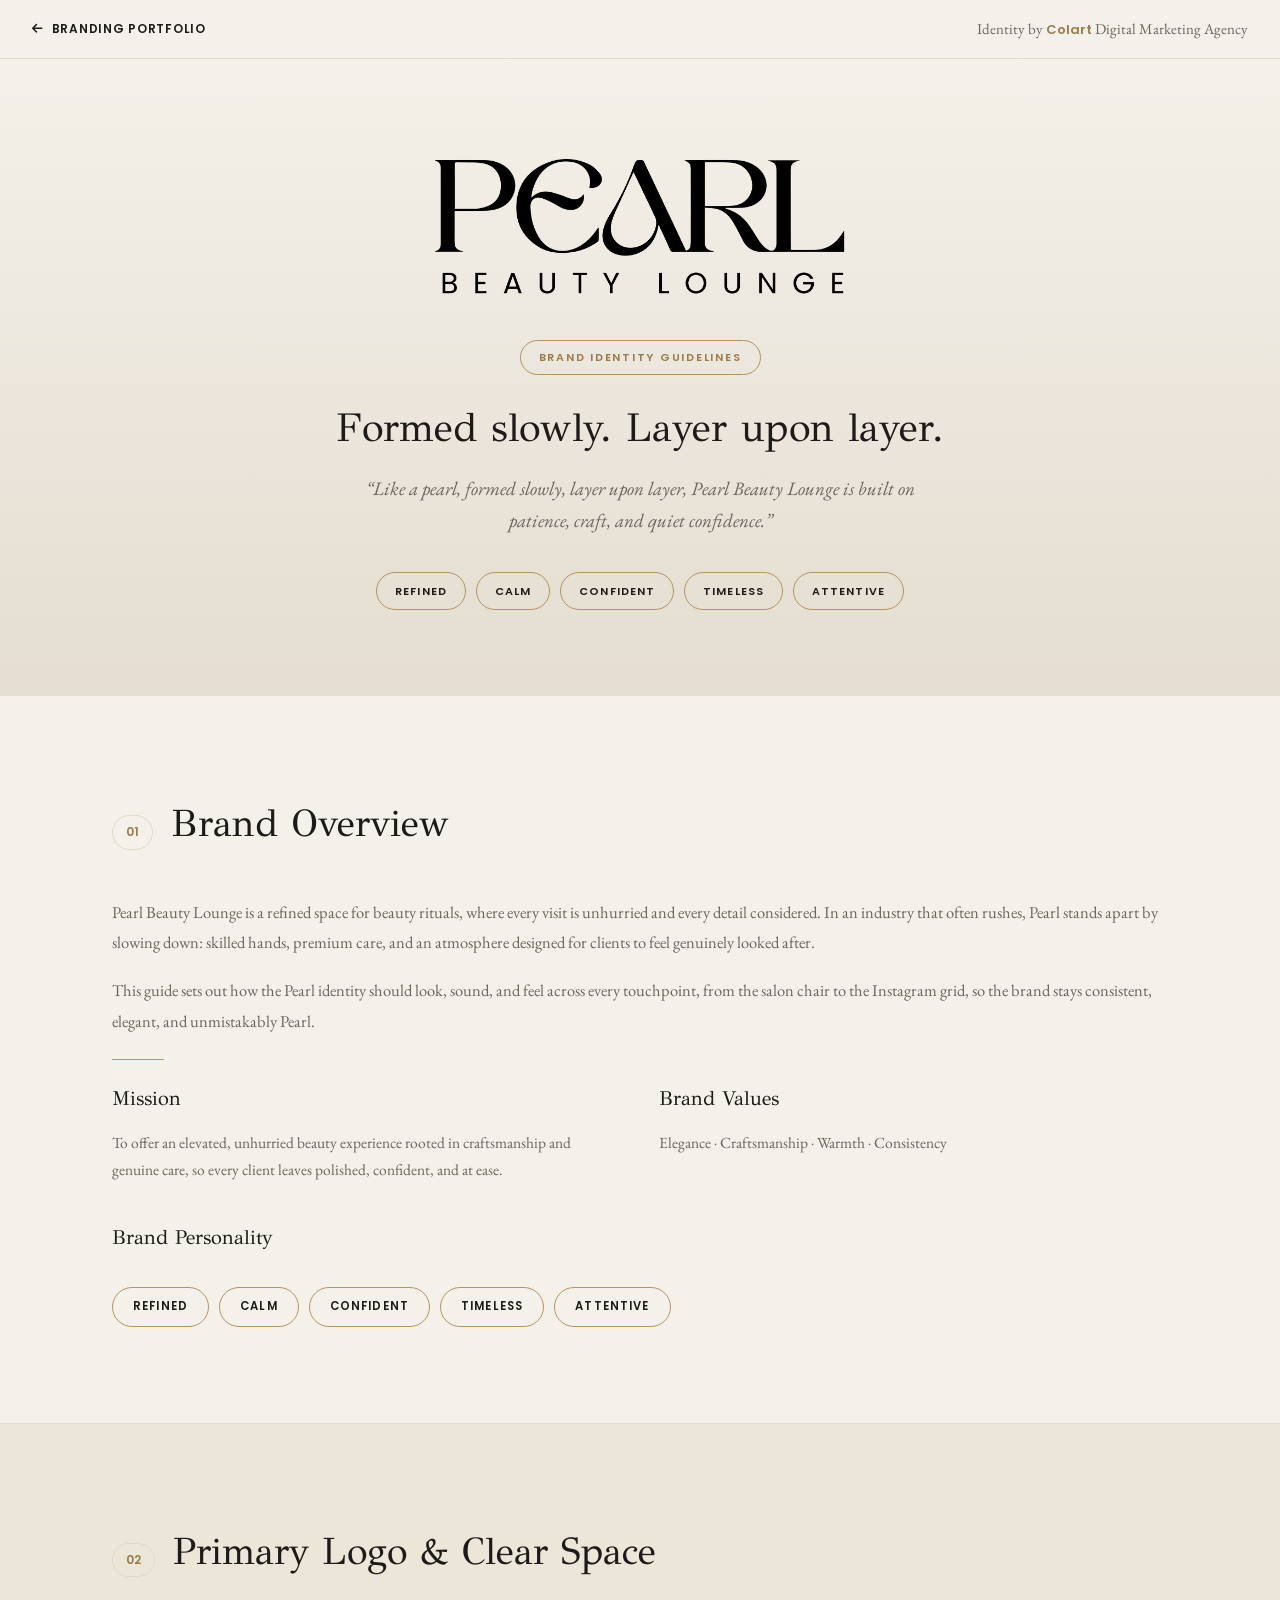
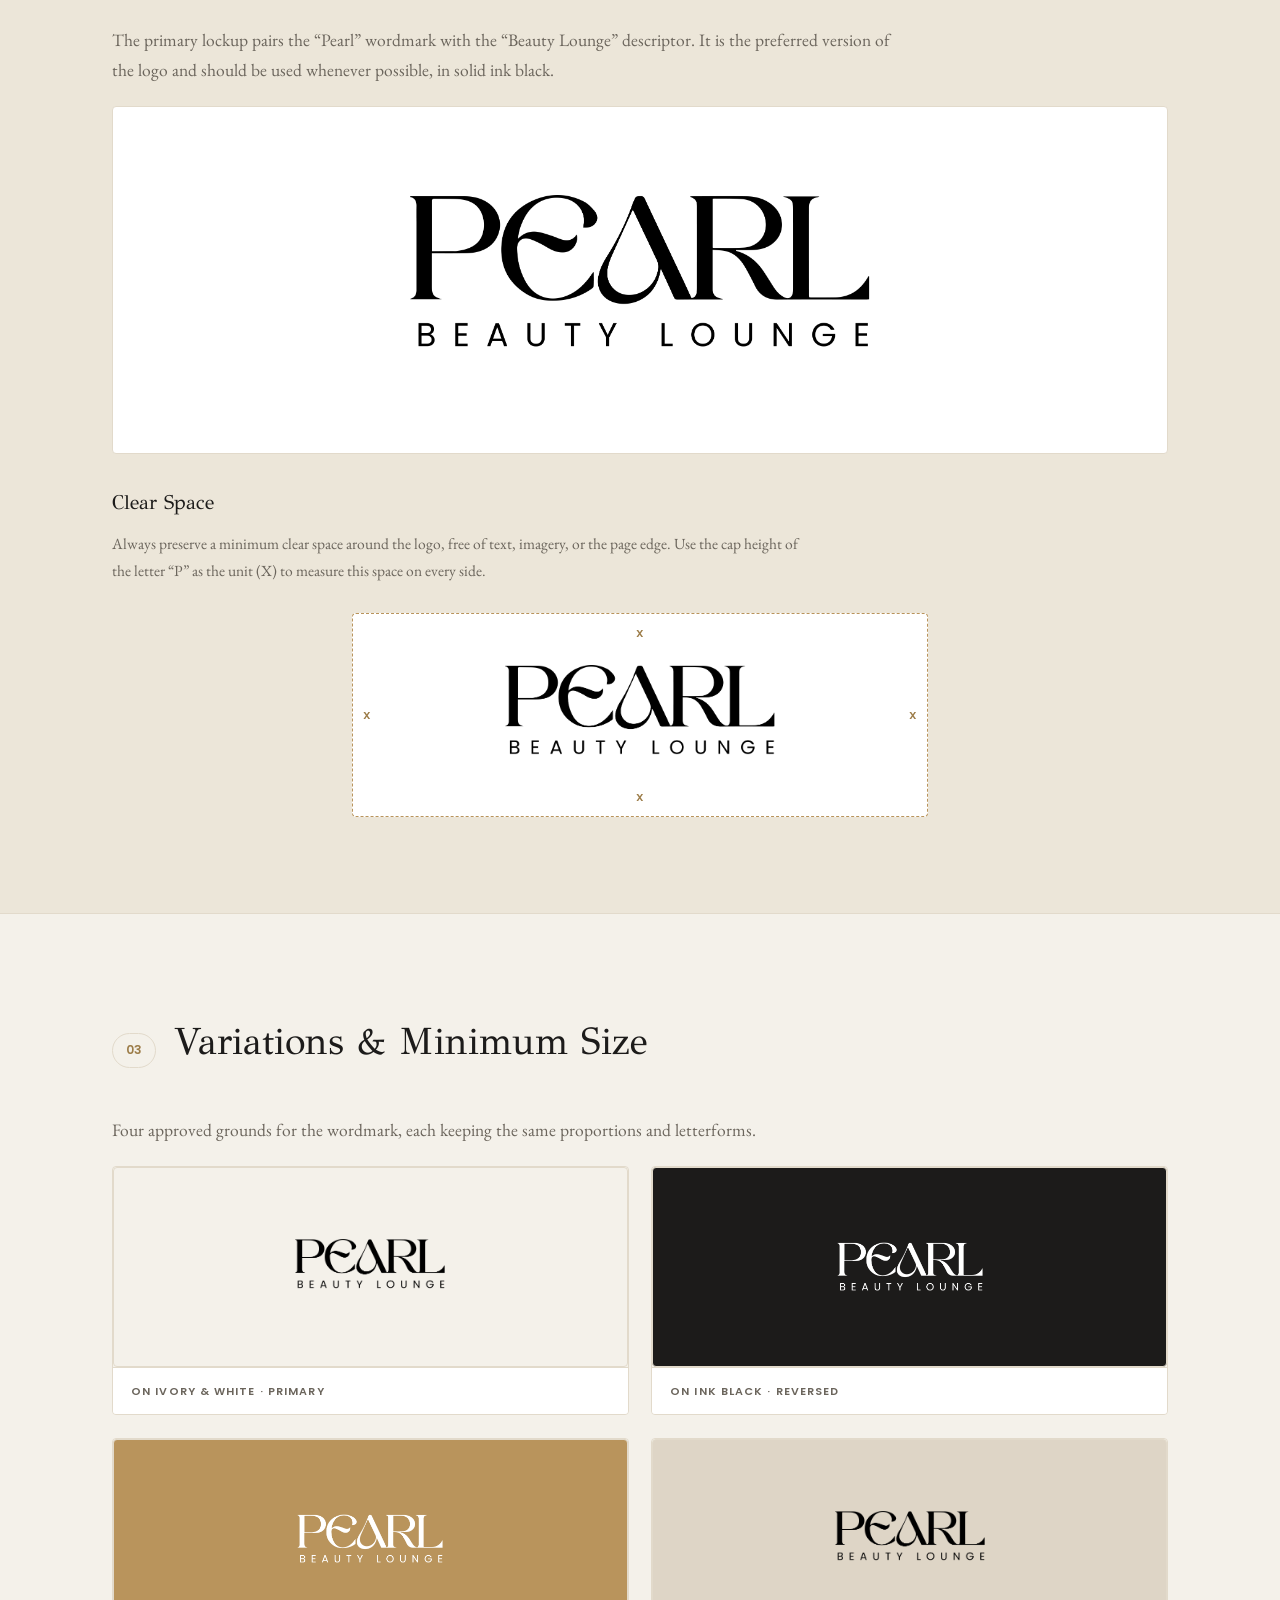
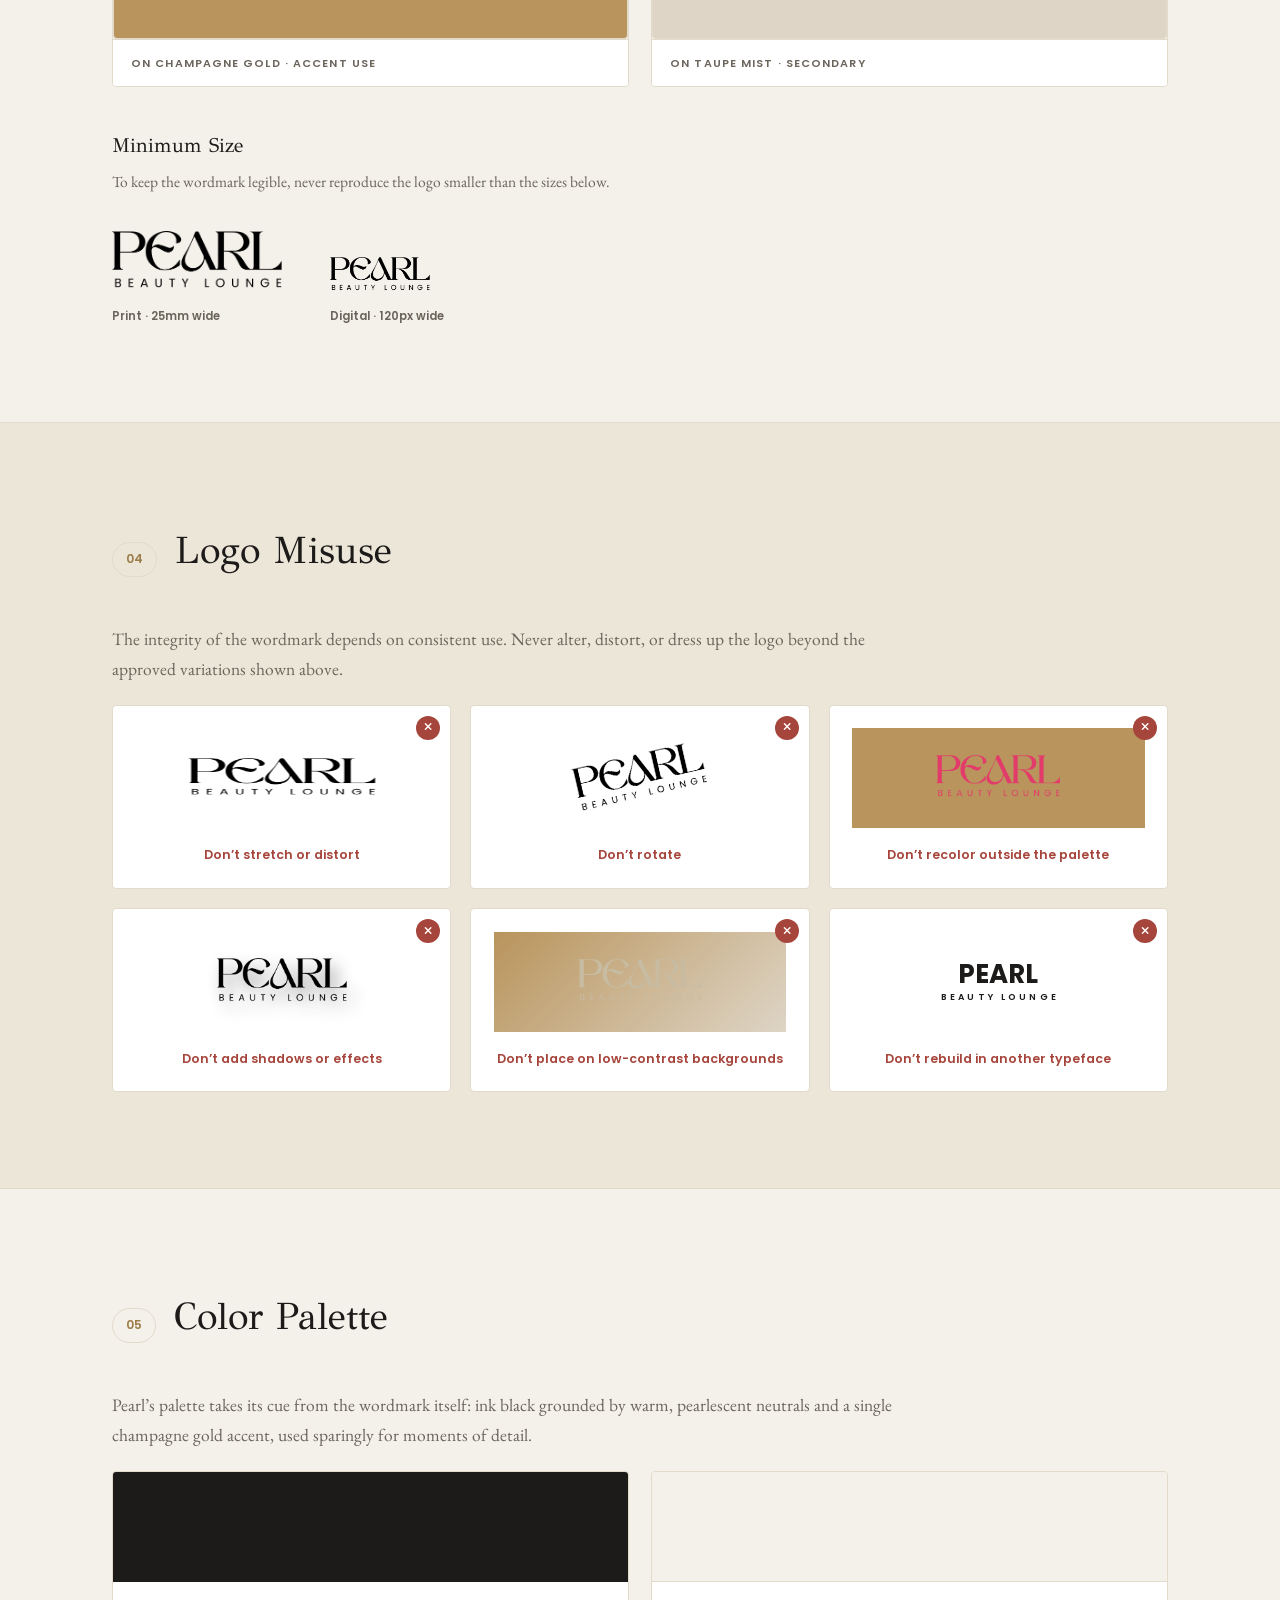
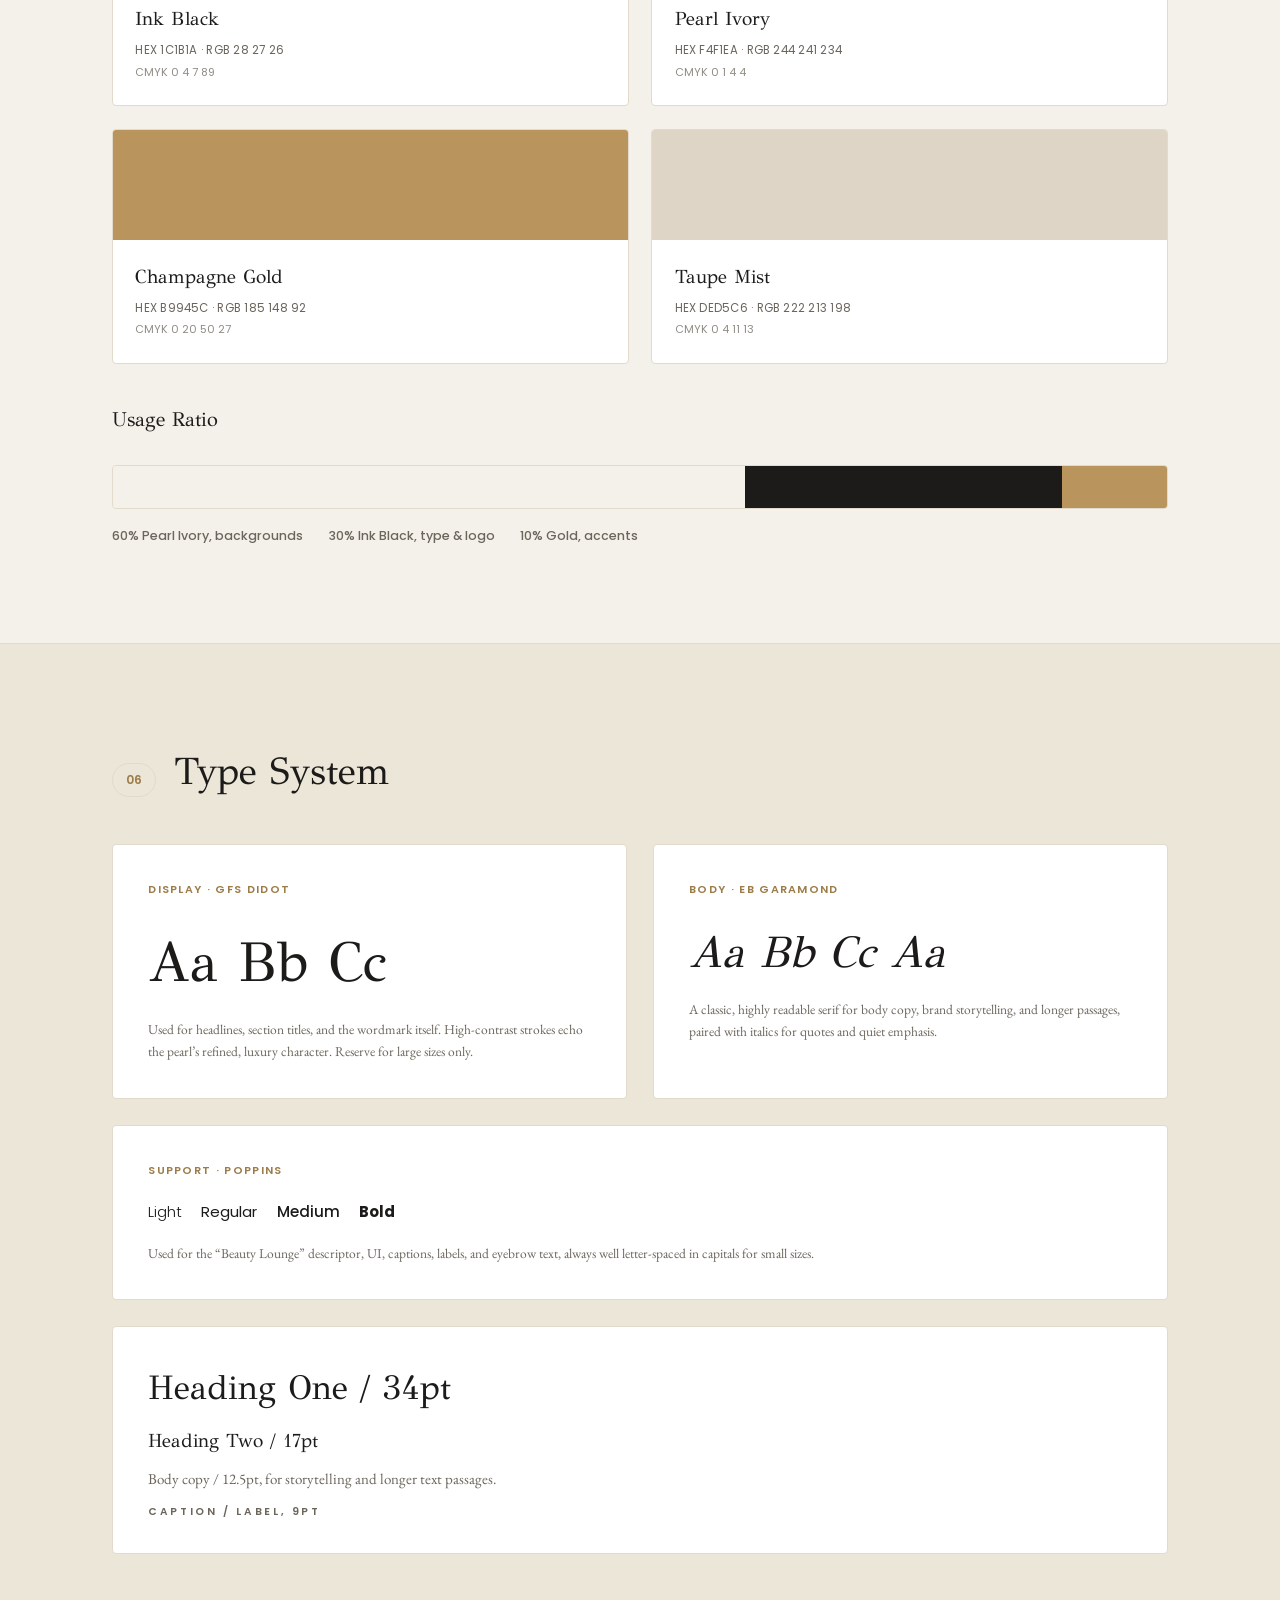
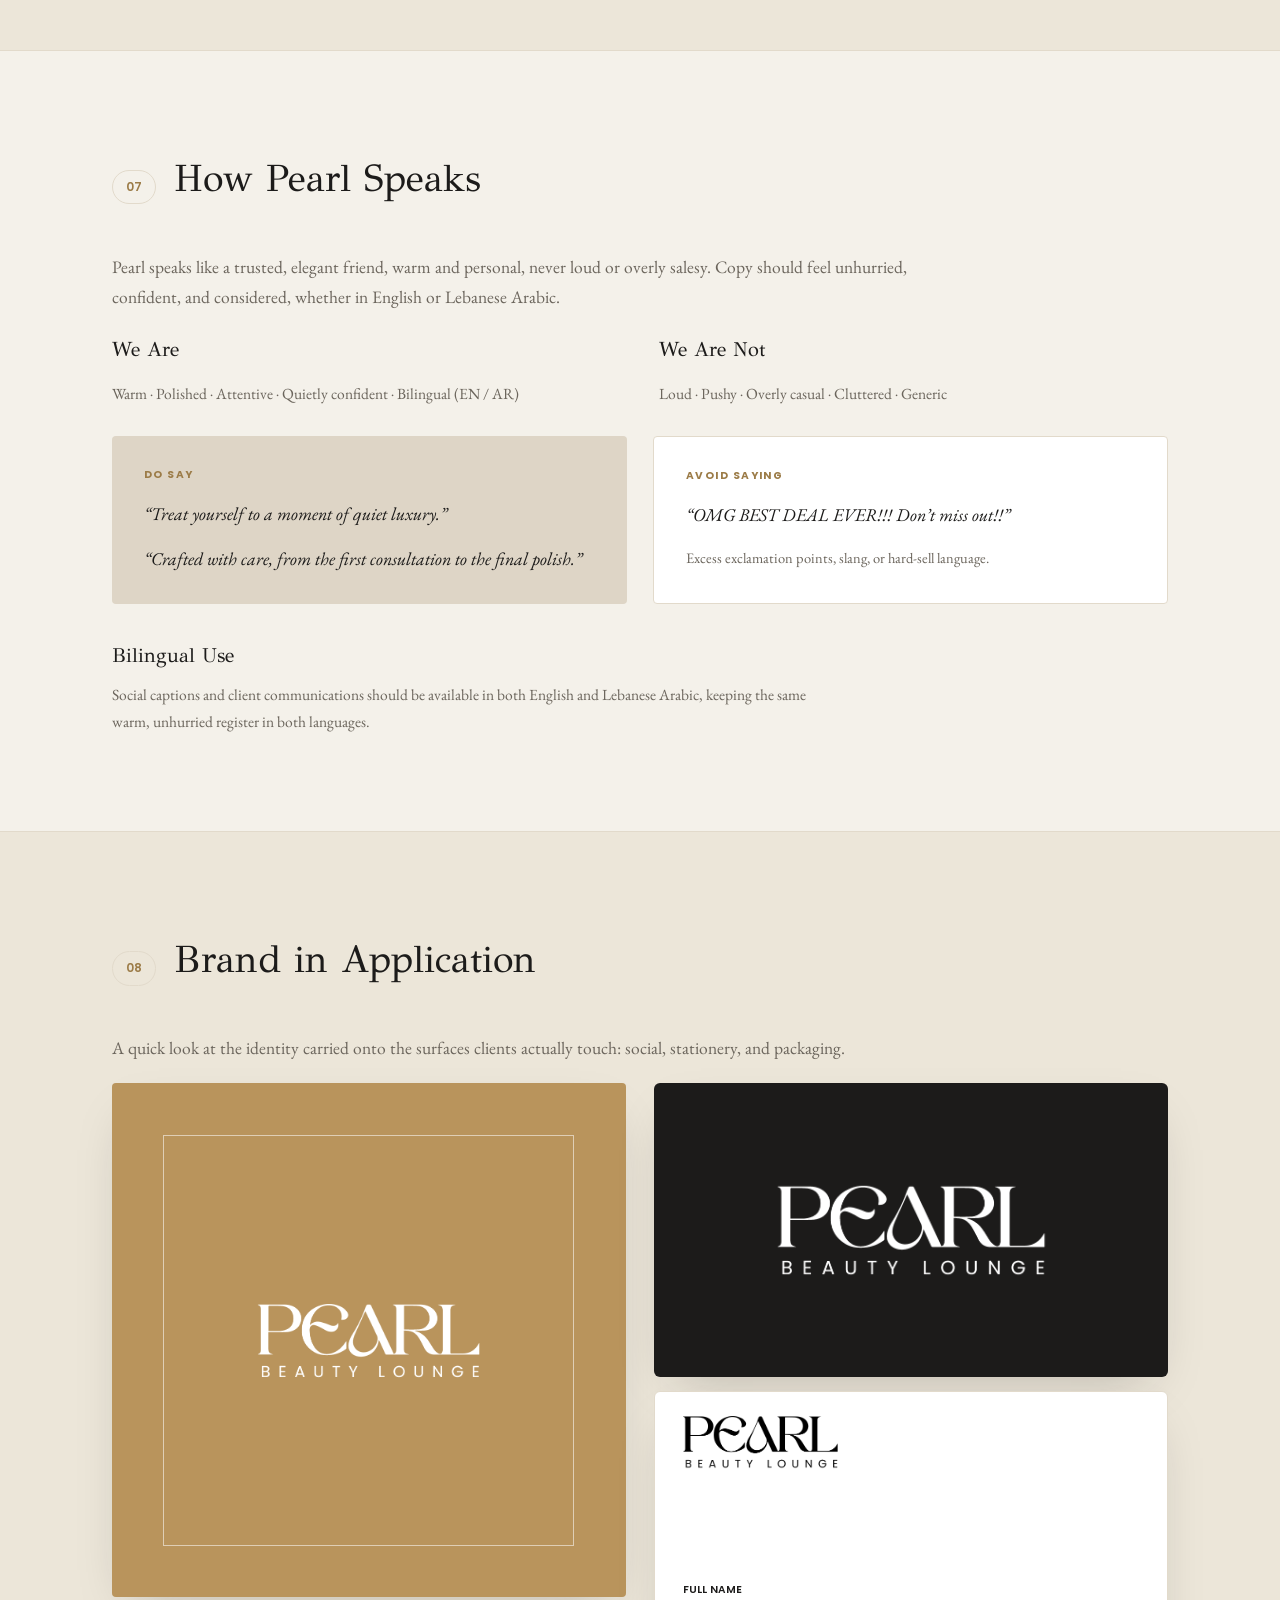
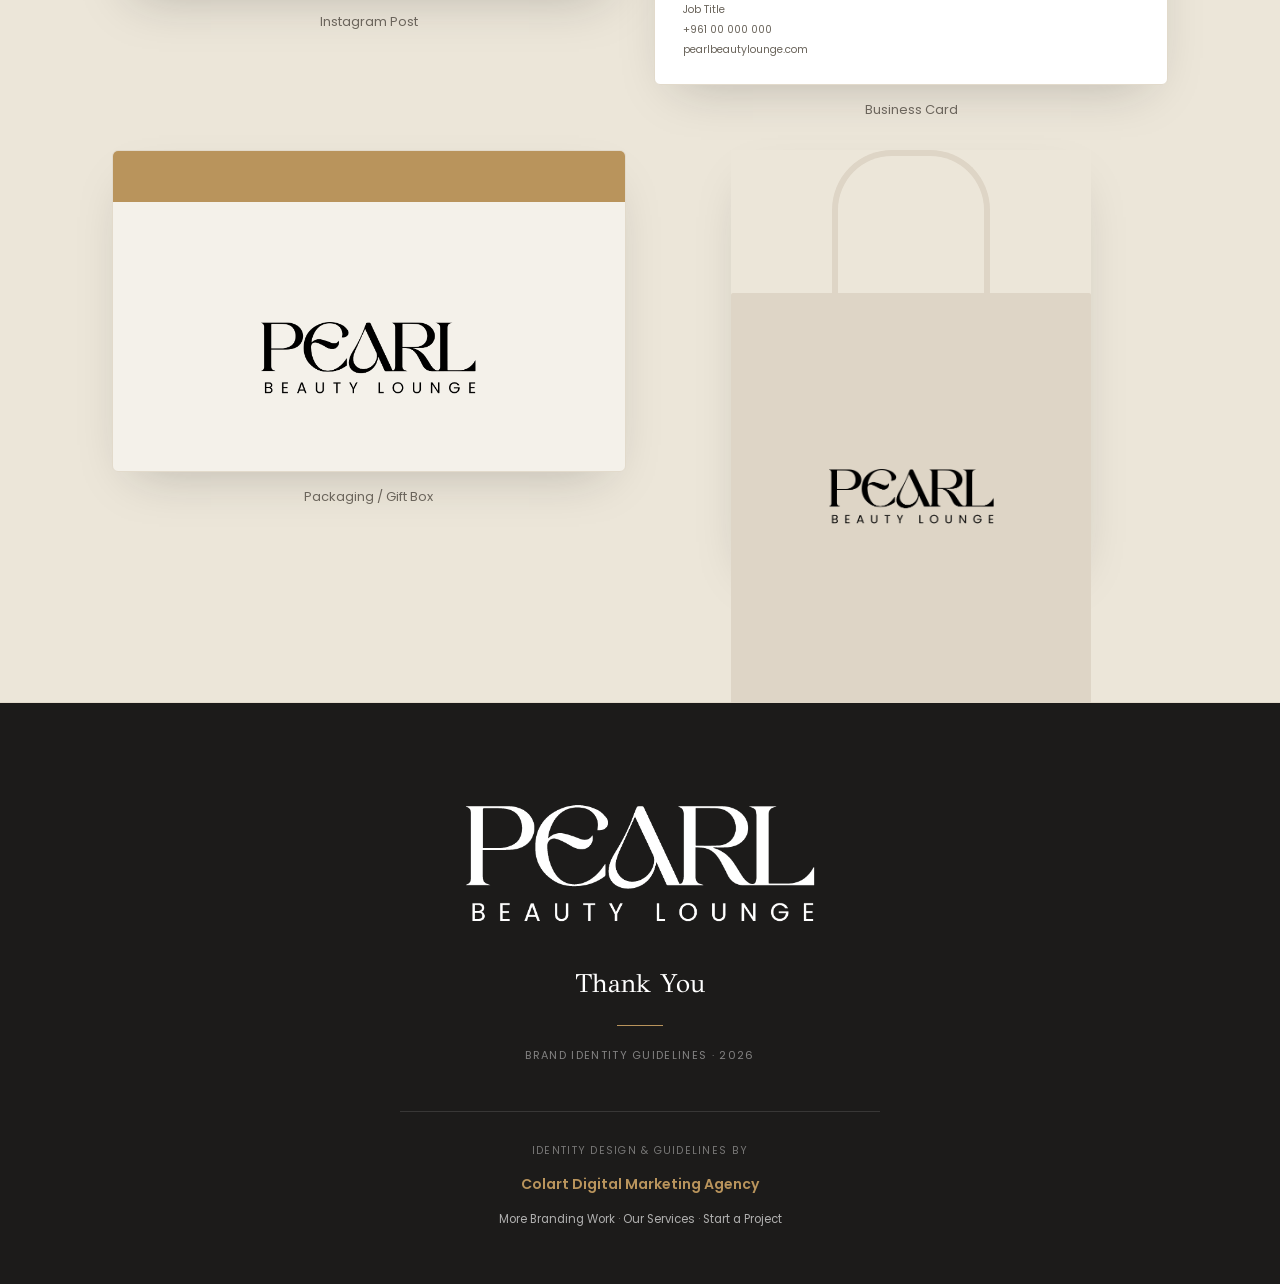
<file: pearlbeautylounge/index.html>
<!DOCTYPE html>
<html lang="en">
<head>
<meta charset="UTF-8">
<meta name="viewport" content="width=device-width, initial-scale=1.0">
<title>Pearl Beauty Lounge: Brand Identity Guidelines</title>
<meta name="description" content="Brand identity guidelines for Pearl Beauty Lounge, a refined space for beauty rituals. Logo system, color palette, typography, voice, and applications.">
<link rel="canonical" href="https://branding.colartdigitalmarketingagency.com/pearlbeautylounge">

<link rel="icon" type="image/png" href="../assets/images/branding-favicon.png">
<link rel="apple-touch-icon" href="../assets/images/branding-favicon.png">

<meta property="og:title" content="Pearl Beauty Lounge: Brand Identity Guidelines">
<meta property="og:description" content="The full brand identity Colart created for Pearl Beauty Lounge.">
<meta property="og:image" content="assets/images/pearl-logo-black.png">
<meta property="og:type" content="website">

<link rel="preconnect" href="https://fonts.googleapis.com">
<link rel="preconnect" href="https://fonts.gstatic.com" crossorigin>
<link href="https://fonts.googleapis.com/css2?family=GFS+Didot&family=EB+Garamond:ital,wght@0,400;0,500;0,600;1,400;1,500&family=Poppins:wght@300;400;500;600;700&display=swap" rel="stylesheet">
<link rel="stylesheet" href="https://cdnjs.cloudflare.com/ajax/libs/font-awesome/6.5.2/css/all.min.css">

<style>
  :root{
    --ink:#1C1B1A;
    --ink-soft:#6B655C;
    --ivory:#F4F1EA;
    --ivory-alt:#ECE6D9;
    --white:#FFFFFF;
    --gold:#B9945C;
    --gold-deep:#9C7C48;
    --taupe:#DED5C6;
    --line:#E2DACB;
    --warn:#A6453B;
    --font-display:'GFS Didot', 'Times New Roman', serif;
    --font-body:'EB Garamond', Georgia, serif;
    --font-support:'Poppins', system-ui, sans-serif;
    --shadow: 0 20px 50px -22px rgba(28,27,26,.25);
  }
  *{box-sizing:border-box;}
  html{scroll-behavior:smooth;}
  @media (prefers-reduced-motion: reduce){ html{scroll-behavior:auto;} }
  body{
    margin:0; background:var(--ivory); color:var(--ink);
    font-family:var(--font-body); font-size:17px; line-height:1.7;
    -webkit-font-smoothing:antialiased;
  }
  img{max-width:100%; display:block;}
  a{color:inherit;}
  h1,h2,h3,h4{font-family:var(--font-display); margin:0; font-weight:400;}
  p{margin:0;}
  .container{max-width:70rem; margin:0 auto; padding:0 2rem;}
  @media (max-width:700px){ .container{padding:0 1.3rem;} }
  .eyebrow{
    font-family:var(--font-support); font-size:11.5px; font-weight:600; letter-spacing:.16em; text-transform:uppercase; color:var(--gold-deep);
  }

  /* ---------- utility bar ---------- */
  .pearl-utility{
    position:sticky; top:0; z-index:60;
    display:flex; align-items:center; justify-content:space-between;
    padding:16px 32px;
    background:rgba(244,241,234,.9);
    backdrop-filter:blur(14px); -webkit-backdrop-filter:blur(14px);
    border-bottom:1px solid var(--line);
  }
  .pearl-utility a{
    display:inline-flex; align-items:center; gap:8px;
    font-family:var(--font-support); font-size:12px; font-weight:600;
    letter-spacing:.06em; text-transform:uppercase; color:var(--ink);
    text-decoration:none; transition:opacity .3s;
  }
  .pearl-utility a:hover{opacity:.55;}
  .pearl-utility .pearl-credit{font-family:var(--font-body); font-weight:400; font-size:15px; color:var(--ink-soft); text-transform:none; letter-spacing:0;}
  .pearl-utility .pearl-credit strong{color:var(--gold-deep); font-weight:600; font-family:var(--font-support); font-size:13px;}
  @media (max-width:700px){ .pearl-utility{padding:14px 20px;} .pearl-utility .hide-sm{display:none;} }

  /* ---------- hero ---------- */
  .pearl-hero{
    position:relative; overflow:hidden;
    background:linear-gradient(180deg, var(--ivory) 0%, var(--taupe) 140%);
    padding:100px 32px 86px;
    text-align:center;
  }
  .pearl-hero-inner{position:relative; z-index:2; max-width:44rem; margin:0 auto;}
  .pearl-logo-lockup{margin:0 auto 30px;}
  .pearl-logo-lockup img{width:clamp(240px,32vw,420px); margin:0 auto;}
  .pearl-hero-eyebrow{
    display:inline-flex; align-items:center; gap:8px;
    font-family:var(--font-support); font-size:11px; font-weight:600; letter-spacing:.16em; text-transform:uppercase;
    color:var(--gold-deep);
    border:1px solid var(--gold); border-radius:999px;
    padding:7px 18px; margin-bottom:28px;
  }
  .pearl-hero h1{color:var(--ink); font-size:clamp(28px,4vw,40px); font-weight:400; margin-bottom:20px; line-height:1.25;}
  .pearl-hero p.lede{font-family:var(--font-body); font-style:italic; color:var(--ink-soft); font-size:19px; max-width:36rem; margin:0 auto;}
  .pearl-pills{display:flex; flex-wrap:wrap; gap:10px; justify-content:center; margin-top:34px;}
  .pearl-pill{
    font-family:var(--font-support); font-size:11px; font-weight:600; letter-spacing:.1em; text-transform:uppercase;
    color:var(--ink); background:transparent; border:1px solid var(--gold);
    padding:9px 18px; border-radius:999px;
  }

  /* ---------- section shell ---------- */
  section.chapter{padding:96px 0; border-bottom:1px solid var(--line);}
  section.chapter.alt{background:var(--ivory-alt);}
  @media (max-width:700px){ section.chapter{padding:64px 0;} }
  .chapter-head{display:flex; align-items:baseline; gap:18px; margin-bottom:40px;}
  .chapter-head .num{
    font-family:var(--font-support); font-size:12px; font-weight:600; color:var(--gold-deep);
    border:1px solid var(--line); border-radius:999px; padding:6px 13px; flex-shrink:0;
  }
  .chapter-head h2{font-size:clamp(28px,3.6vw,38px); font-weight:400;}
  .chapter-lede{font-size:17.5px; color:var(--ink-soft); max-width:50rem; margin-bottom:20px; line-height:1.75;}

  .rule-gold{width:52px; height:1.5px; background:var(--gold); margin:22px 0;}

  .two-col{display:grid; grid-template-columns:1fr 1fr; gap:2.4rem;}
  @media (max-width:760px){ .two-col{grid-template-columns:1fr;} }
  .two-col h3{font-size:20px; font-weight:400; margin-bottom:.8rem;}
  .two-col p, .two-col ul{font-size:15.5px; color:var(--ink-soft); line-height:1.75;}
  .two-col ul{margin:0; padding-left:1.1rem;}

  .quote-block{
    border-left:2px solid var(--gold); padding:.2rem 0 .2rem 1.8rem; margin:1.8rem 0 2.4rem;
  }
  .quote-block p{font-family:var(--font-body); font-style:italic; font-size:22px; color:var(--ink); line-height:1.6;}

  .story p{font-size:16.5px; color:var(--ink-soft); line-height:1.85; margin-bottom:1.1rem;}
  .story p:last-child{margin-bottom:0;}

  .personality-row{display:flex; flex-wrap:wrap; gap:10px; margin-top:2rem;}
  .personality-pill{
    font-family:var(--font-support); font-size:11.5px; font-weight:600; letter-spacing:.1em; text-transform:uppercase;
    color:var(--ink); border:1px solid var(--gold); border-radius:999px; padding:9px 20px;
  }

  /* ---------- logo & clear space ---------- */
  .logo-frame{
    border:1px solid var(--line); border-radius:4px; background:var(--white);
    padding:5.5rem 2rem; display:flex; align-items:center; justify-content:center; margin-bottom:2rem;
  }
  .logo-frame img{width:min(460px,68%); margin:0 auto;}

  .clearspace-box{
    position:relative; border:1.5px dashed var(--gold); border-radius:4px; background:var(--white);
    padding:3.2rem 2.6rem; max-width:36rem; margin:0 auto;
  }
  .clearspace-box .x-label{
    position:absolute; font-family:var(--font-support); font-size:11px; font-weight:600; color:var(--gold-deep);
  }
  .clearspace-box .x-top{top:10px; left:50%; transform:translateX(-50%);}
  .clearspace-box .x-bottom{bottom:10px; left:50%; transform:translateX(-50%);}
  .clearspace-box .x-left{left:10px; top:50%; transform:translateY(-50%);}
  .clearspace-box .x-right{right:10px; top:50%; transform:translateY(-50%);}
  .clearspace-box img{width:min(280px,55%); margin:0 auto;}

  /* ---------- logo variations ---------- */
  .variant-grid{display:grid; grid-template-columns:repeat(2,1fr); gap:1.4rem;}
  @media (max-width:760px){ .variant-grid{grid-template-columns:1fr;} }
  .variant-tile{border-radius:4px; overflow:hidden; border:1px solid var(--line);}
  .variant-tile .swatch{height:200px; display:flex; align-items:center; justify-content:center;}
  .variant-tile .swatch img{width:150px;}
  .variant-tile.on-ivory .swatch{background:var(--ivory);}
  .variant-tile.on-ink .swatch{background:var(--ink);}
  .variant-tile.on-gold .swatch{background:var(--gold);}
  .variant-tile.on-taupe .swatch{background:var(--taupe);}
  .variant-caption{
    font-family:var(--font-support); font-size:11px; font-weight:600; letter-spacing:.1em; text-transform:uppercase;
    color:var(--ink-soft); background:var(--white); padding:14px 18px; border-top:1px solid var(--line);
  }

  .minsize-row{display:flex; align-items:flex-end; gap:3rem; flex-wrap:wrap; margin-top:2.2rem;}
  .minsize-row .ms{display:flex; flex-direction:column; align-items:flex-start; gap:.8rem;}
  .minsize-row span.cap{font-family:var(--font-support); font-size:11.5px; color:var(--ink-soft); font-weight:600;}

  /* ---------- logo misuse ---------- */
  .dont-grid{display:grid; grid-template-columns:repeat(3,1fr); gap:1.2rem;}
  @media (max-width:820px){ .dont-grid{grid-template-columns:repeat(2,1fr);} }
  @media (max-width:560px){ .dont-grid{grid-template-columns:1fr;} }
  .dont-card{background:var(--white); border:1px solid var(--line); border-radius:4px; padding:1.4rem; text-align:center; position:relative;}
  .dont-card .dont-badge{
    position:absolute; top:10px; right:10px; width:24px; height:24px; border-radius:50%;
    background:var(--warn); color:#fff; display:flex; align-items:center; justify-content:center; font-size:11px;
  }
  .dont-card .dont-frame{height:100px; display:flex; align-items:center; justify-content:center; margin-bottom:1rem; background-position:center; background-size:cover;}
  .dont-card .dont-frame img{width:130px;}
  .dont-card p{font-size:12.5px; color:var(--warn); font-weight:600; font-family:var(--font-support);}
  .mask-logo{width:130px; height:46px; background:#E23B6B;
    -webkit-mask:url('assets/images/pearl-logo-black.png') center/contain no-repeat;
    mask:url('assets/images/pearl-logo-black.png') center/contain no-repeat;}
  .mask-logo.low-contrast{background:#C7BBA2;}
  .rebuild-fake{font-family:var(--font-support); font-weight:700; font-size:26px; color:var(--ink); line-height:1;}
  .rebuild-fake .sub2{font-family:var(--font-support); font-weight:600; font-size:9px; letter-spacing:.35em; margin-top:6px; padding-left:.35em;}

  /* ---------- color palette ---------- */
  .swatch-grid{display:grid; grid-template-columns:repeat(2,1fr); gap:1.4rem;}
  @media (max-width:600px){ .swatch-grid{grid-template-columns:1fr;} }
  .swatch{background:var(--white); border:1px solid var(--line); border-radius:4px; overflow:hidden;}
  .swatch-chip{height:110px;}
  .swatch-chip.outline{border-bottom:1px solid var(--line);}
  .swatch-body{padding:1.3rem 1.4rem 1.5rem;}
  .swatch-body .name{font-family:var(--font-display); font-weight:400; font-size:19px; margin-bottom:6px;}
  .swatch-body .hex{font-family:var(--font-support); font-size:11.5px; color:var(--ink-soft); margin-bottom:2px; letter-spacing:.02em;}
  .swatch-body .cmyk{font-family:var(--font-support); font-size:11px; color:var(--ink-soft); opacity:.75;}

  .ratio-bar{display:flex; height:44px; border-radius:4px; overflow:hidden; border:1px solid var(--line); margin-top:1.8rem;}
  .ratio-bar span{display:block; height:100%;}
  .ratio-legend{display:flex; flex-wrap:wrap; gap:1.6rem; margin-top:1rem; font-family:var(--font-support); font-size:12.5px; color:var(--ink-soft); font-weight:500;}

  /* ---------- typography ---------- */
  .type-grid{display:grid; grid-template-columns:1fr 1fr; gap:1.6rem;}
  @media (max-width:760px){ .type-grid{grid-template-columns:1fr;} }
  .type-card{background:var(--white); border:1px solid var(--line); border-radius:4px; padding:2.2rem;}
  .type-card .tag{font-family:var(--font-support); font-size:11px; font-weight:600; letter-spacing:.12em; text-transform:uppercase; color:var(--gold-deep); margin-bottom:1rem;}
  .type-card .specimen{font-family:var(--font-display); font-size:clamp(38px,5.4vw,56px); margin-bottom:.5rem; color:var(--ink);}
  .type-card.support .specimen{font-family:var(--font-support); font-weight:600;}
  .type-card .fname{font-size:14.5px; font-weight:600; color:var(--ink); margin-bottom:.6rem; font-family:var(--font-support);}
  .type-card p.note{font-size:13.5px; color:var(--ink-soft); line-height:1.65;}
  .weight-row{display:flex; flex-wrap:wrap; gap:1.2rem; margin-top:1.2rem;}
  .weight-row span{font-family:var(--font-support); font-size:15px; color:var(--ink);}
  .weight-row span.w300{font-weight:300;}
  .weight-row span.w400{font-weight:400;}
  .weight-row span.w500{font-weight:500;}
  .weight-row span.w700{font-weight:700;}

  .scale-card{background:var(--white); border:1px solid var(--line); border-radius:4px; padding:2rem 2.2rem; margin-top:1.6rem;}
  .scale-card .h1s{font-family:var(--font-display); font-size:34px; color:var(--ink); margin-bottom:.5rem;}
  .scale-card .h2s{font-family:var(--font-display); font-size:19px; color:var(--ink); margin-bottom:.6rem;}
  .scale-card .bodys{font-family:var(--font-body); font-size:15px; color:var(--ink-soft); margin-bottom:.7rem;}
  .scale-card .caps{font-family:var(--font-support); font-size:10.5px; letter-spacing:.25em; text-transform:uppercase; color:var(--ink-soft); font-weight:600;}

  /* ---------- voice & tone ---------- */
  .voice-cards{display:grid; grid-template-columns:1fr 1fr; gap:1.6rem; margin-top:1.8rem;}
  @media (max-width:760px){ .voice-cards{grid-template-columns:1fr;} }
  .voice-card{border-radius:4px; padding:1.9rem 2rem;}
  .voice-card.say{background:var(--taupe);}
  .voice-card.avoid{background:var(--white); border:1px solid var(--line);}
  .voice-card .lbl{font-family:var(--font-support); font-size:10.5px; font-weight:700; letter-spacing:.14em; text-transform:uppercase; color:var(--gold-deep); margin-bottom:1rem;}
  .voice-card p{font-family:var(--font-body); font-style:italic; font-size:18px; color:var(--ink); line-height:1.6; margin-bottom:1rem;}
  .voice-card p:last-child{margin-bottom:0;}

  /* ---------- brand in application ---------- */
  .app-grid{display:grid; grid-template-columns:1fr 1fr; gap:1.8rem;}
  @media (max-width:760px){ .app-grid{grid-template-columns:1fr;} }
  .app-item{display:flex; flex-direction:column; gap:.9rem;}
  .app-caption{font-family:var(--font-support); font-size:13px; color:var(--ink-soft); text-align:center;}

  .ig-post{aspect-ratio:1/1; background:var(--gold); border-radius:4px; display:flex; align-items:center; justify-content:center; padding:10%; box-shadow:var(--shadow);}
  .ig-post-inner{border:1px solid rgba(255,255,255,.55); width:100%; height:100%; display:flex; align-items:center; justify-content:center;}
  .ig-post-inner img{width:56%;}

  .bcard-pair{display:flex; flex-direction:column; gap:.9rem;}
  .bcard{aspect-ratio:1.75/1; border-radius:6px; box-shadow:var(--shadow); padding:1.5rem 1.7rem; display:flex; flex-direction:column; justify-content:center; align-items:center;}
  .bcard.front{background:var(--ink);}
  .bcard.front img{width:60%;}
  .bcard.back{background:var(--white); border:1px solid var(--line); align-items:flex-start; justify-content:space-between;}
  .bcard.back img{width:34%;}
  .bcard.back .meta{font-family:var(--font-support); font-size:10.5px; color:var(--ink-soft); line-height:1.9;}
  .bcard.back .meta .fn{color:var(--ink); font-weight:600;}

  .giftbox{border-radius:6px; overflow:hidden; box-shadow:var(--shadow); background:var(--ivory); border:1px solid var(--line);}
  .giftbox-band{height:16%; background:var(--gold);}
  .giftbox-body{aspect-ratio:1.6/1; display:flex; align-items:center; justify-content:center;}
  .giftbox-body img{width:42%;}

  .bag{position:relative; margin:0 auto; width:70%; box-shadow:var(--shadow);}
  .bag-handle{width:44%; height:34%; margin:0 auto; border:6px solid var(--taupe); border-bottom:none; border-radius:60px 60px 0 0;}
  .bag-body{background:var(--taupe); aspect-ratio:1/1.15; display:flex; align-items:center; justify-content:center; border-radius:2px;}
  .bag-body img{width:46%;}

  /* ---------- closing ---------- */
  footer.pearl-closing{
    background:var(--ink); padding:96px 32px 54px; text-align:center; position:relative;
  }
  footer.pearl-closing img{width:min(360px,58%); margin:0 auto 34px;}
  footer.pearl-closing h2{font-weight:400; font-size:26px; color:#fff; margin-bottom:6px; font-family:var(--font-display);}
  .foot-rule{width:46px; height:1px; margin:20px auto; background:var(--gold);}
  .foot-meta{font-family:var(--font-support); font-size:11px; letter-spacing:.12em; text-transform:uppercase; color:rgba(255,255,255,.45); margin-bottom:46px;}
  .foot-credit{border-top:1px solid rgba(255,255,255,.12); padding-top:30px; max-width:30rem; margin:0 auto;}
  .foot-credit p{font-family:var(--font-support); font-size:10.5px; letter-spacing:.12em; text-transform:uppercase; color:rgba(255,255,255,.4); margin-bottom:10px;}
  .foot-credit a{color:var(--gold); font-weight:600; font-size:14px; font-family:var(--font-support); text-decoration:none;}
  .foot-links{margin-top:12px; font-size:11.5px; color:rgba(255,255,255,.45); font-family:var(--font-support);}
  .foot-links a{color:rgba(255,255,255,.65); font-weight:400; font-size:11.5px; text-decoration:none;}
  .foot-links a:hover{color:#fff;}
</style>
</head>
<body>

<div class="pearl-utility">
  <a href="https://branding.colartdigitalmarketingagency.com/"><i class="fa-solid fa-arrow-left"></i> Branding Portfolio</a>
  <span class="pearl-credit hide-sm">Identity by <strong>Colart</strong> Digital Marketing Agency</span>
</div>

<!-- ===========================================
     HERO
=========================================== -->
<section class="pearl-hero">
  <div class="pearl-hero-inner">
    <div class="pearl-logo-lockup">
      <img src="assets/images/pearl-logo-black.png" alt="Pearl Beauty Lounge logo">
    </div>
    <span class="pearl-hero-eyebrow">Brand Identity Guidelines</span>
    <h1>Formed slowly. Layer upon layer.</h1>
    <p class="lede">&ldquo;Like a pearl, formed slowly, layer upon layer, Pearl Beauty Lounge is built on patience, craft, and quiet confidence.&rdquo;</p>
    <div class="pearl-pills">
      <span class="pearl-pill">Refined</span>
      <span class="pearl-pill">Calm</span>
      <span class="pearl-pill">Confident</span>
      <span class="pearl-pill">Timeless</span>
      <span class="pearl-pill">Attentive</span>
    </div>
  </div>
</section>

<!-- ===========================================
     01 BRAND OVERVIEW
=========================================== -->
<section class="chapter" id="overview">
  <div class="container">
    <div class="chapter-head"><span class="num">01</span><h2>Brand Overview</h2></div>
    <div class="story">
      <p>Pearl Beauty Lounge is a refined space for beauty rituals, where every visit is unhurried and every detail considered. In an industry that often rushes, Pearl stands apart by slowing down: skilled hands, premium care, and an atmosphere designed for clients to feel genuinely looked after.</p>
      <p>This guide sets out how the Pearl identity should look, sound, and feel across every touchpoint, from the salon chair to the Instagram grid, so the brand stays consistent, elegant, and unmistakably Pearl.</p>
    </div>
    <div class="rule-gold"></div>
    <div class="two-col">
      <div>
        <h3>Mission</h3>
        <p>To offer an elevated, unhurried beauty experience rooted in craftsmanship and genuine care, so every client leaves polished, confident, and at ease.</p>
      </div>
      <div>
        <h3>Brand Values</h3>
        <p>Elegance &middot; Craftsmanship &middot; Warmth &middot; Consistency</p>
      </div>
    </div>
    <div style="margin-top:2.4rem;">
      <h3 style="font-size:20px; margin-bottom:.4rem;">Brand Personality</h3>
      <div class="personality-row">
        <span class="personality-pill">Refined</span>
        <span class="personality-pill">Calm</span>
        <span class="personality-pill">Confident</span>
        <span class="personality-pill">Timeless</span>
        <span class="personality-pill">Attentive</span>
      </div>
    </div>
  </div>
</section>

<!-- ===========================================
     02 LOGO & CLEAR SPACE
=========================================== -->
<section class="chapter alt" id="logo">
  <div class="container">
    <div class="chapter-head"><span class="num">02</span><h2>Primary Logo &amp; Clear Space</h2></div>
    <p class="chapter-lede">The primary lockup pairs the &ldquo;Pearl&rdquo; wordmark with the &ldquo;Beauty Lounge&rdquo; descriptor. It is the preferred version of the logo and should be used whenever possible, in solid ink black.</p>
    <div class="logo-frame">
      <img src="assets/images/pearl-logo-black.png" alt="Pearl Beauty Lounge primary logo">
    </div>
    <h3 style="font-size:20px; margin-bottom:.6rem;">Clear Space</h3>
    <p style="font-size:15.5px; color:var(--ink-soft); line-height:1.75; max-width:44rem; margin-bottom:1.8rem;">Always preserve a minimum clear space around the logo, free of text, imagery, or the page edge. Use the cap height of the letter &ldquo;P&rdquo; as the unit (X) to measure this space on every side.</p>
    <div class="clearspace-box">
      <span class="x-label x-top">X</span>
      <span class="x-label x-bottom">X</span>
      <span class="x-label x-left">X</span>
      <span class="x-label x-right">X</span>
      <img src="assets/images/pearl-logo-black.png" alt="Pearl Beauty Lounge logo clear space guide">
    </div>
  </div>
</section>

<!-- ===========================================
     03 LOGO VARIATIONS & MINIMUM SIZE
=========================================== -->
<section class="chapter" id="variations">
  <div class="container">
    <div class="chapter-head"><span class="num">03</span><h2>Variations &amp; Minimum Size</h2></div>
    <p class="chapter-lede">Four approved grounds for the wordmark, each keeping the same proportions and letterforms.</p>
    <div class="variant-grid">
      <div class="variant-tile on-ivory">
        <div class="swatch"><img src="assets/images/pearl-logo-black.png" alt="Pearl Beauty Lounge logo on ivory"></div>
        <div class="variant-caption">On Ivory &amp; White &middot; Primary</div>
      </div>
      <div class="variant-tile on-ink">
        <div class="swatch"><img src="assets/images/pearl-logo-white.png" alt="Pearl Beauty Lounge logo on ink black"></div>
        <div class="variant-caption">On Ink Black &middot; Reversed</div>
      </div>
      <div class="variant-tile on-gold">
        <div class="swatch"><img src="assets/images/pearl-logo-white.png" alt="Pearl Beauty Lounge logo on champagne gold"></div>
        <div class="variant-caption">On Champagne Gold &middot; Accent Use</div>
      </div>
      <div class="variant-tile on-taupe">
        <div class="swatch"><img src="assets/images/pearl-logo-black.png" alt="Pearl Beauty Lounge logo on taupe mist"></div>
        <div class="variant-caption">On Taupe Mist &middot; Secondary</div>
      </div>
    </div>
    <h3 style="font-size:20px; margin:2.6rem 0 .4rem;">Minimum Size</h3>
    <p style="font-size:15.5px; color:var(--ink-soft); margin-bottom:.6rem;">To keep the wordmark legible, never reproduce the logo smaller than the sizes below.</p>
    <div class="minsize-row">
      <div class="ms">
        <img src="assets/images/pearl-logo-black.png" alt="Pearl Beauty Lounge logo at minimum print size" style="width:170px;">
        <span class="cap">Print &middot; 25mm wide</span>
      </div>
      <div class="ms">
        <img src="assets/images/pearl-logo-black.png" alt="Pearl Beauty Lounge logo at minimum digital size" style="width:100px;">
        <span class="cap">Digital &middot; 120px wide</span>
      </div>
    </div>
  </div>
</section>

<!-- ===========================================
     04 LOGO MISUSE
=========================================== -->
<section class="chapter alt" id="misuse">
  <div class="container">
    <div class="chapter-head"><span class="num">04</span><h2>Logo Misuse</h2></div>
    <p class="chapter-lede">The integrity of the wordmark depends on consistent use. Never alter, distort, or dress up the logo beyond the approved variations shown above.</p>
    <div class="dont-grid">
      <div class="dont-card">
        <div class="dont-badge"><i class="fa-solid fa-xmark"></i></div>
        <div class="dont-frame"><img src="assets/images/pearl-logo-black.png" alt="Stretched logo example" style="transform:scaleX(1.7); width:110px;"></div>
        <p>Don&rsquo;t stretch or distort</p>
      </div>
      <div class="dont-card">
        <div class="dont-badge"><i class="fa-solid fa-xmark"></i></div>
        <div class="dont-frame"><img src="assets/images/pearl-logo-black.png" alt="Rotated logo example" style="transform:rotate(-13deg); width:130px;"></div>
        <p>Don&rsquo;t rotate</p>
      </div>
      <div class="dont-card">
        <div class="dont-badge"><i class="fa-solid fa-xmark"></i></div>
        <div class="dont-frame" style="background:var(--gold);"><div class="mask-logo"></div></div>
        <p>Don&rsquo;t recolor outside the palette</p>
      </div>
      <div class="dont-card">
        <div class="dont-badge"><i class="fa-solid fa-xmark"></i></div>
        <div class="dont-frame"><img src="assets/images/pearl-logo-black.png" alt="Logo with drop shadow example" style="width:130px; filter:drop-shadow(6px 8px 8px rgba(0,0,0,.45));"></div>
        <p>Don&rsquo;t add shadows or effects</p>
      </div>
      <div class="dont-card">
        <div class="dont-badge"><i class="fa-solid fa-xmark"></i></div>
        <div class="dont-frame" style="background:linear-gradient(135deg, var(--gold), var(--taupe));"><div class="mask-logo low-contrast"></div></div>
        <p>Don&rsquo;t place on low-contrast backgrounds</p>
      </div>
      <div class="dont-card">
        <div class="dont-badge"><i class="fa-solid fa-xmark"></i></div>
        <div class="dont-frame"><div class="rebuild-fake">PEARL<div class="sub2">BEAUTY LOUNGE</div></div></div>
        <p>Don&rsquo;t rebuild in another typeface</p>
      </div>
    </div>
  </div>
</section>

<!-- ===========================================
     05 COLOR PALETTE
=========================================== -->
<section class="chapter" id="colors">
  <div class="container">
    <div class="chapter-head"><span class="num">05</span><h2>Color Palette</h2></div>
    <p class="chapter-lede">Pearl&rsquo;s palette takes its cue from the wordmark itself: ink black grounded by warm, pearlescent neutrals and a single champagne gold accent, used sparingly for moments of detail.</p>
    <div class="swatch-grid">
      <div class="swatch">
        <div class="swatch-chip" style="background:var(--ink);"></div>
        <div class="swatch-body">
          <div class="name">Ink Black</div>
          <div class="hex">HEX 1C1B1A &middot; RGB 28 27 26</div>
          <div class="cmyk">CMYK 0 4 7 89</div>
        </div>
      </div>
      <div class="swatch">
        <div class="swatch-chip outline" style="background:var(--ivory);"></div>
        <div class="swatch-body">
          <div class="name">Pearl Ivory</div>
          <div class="hex">HEX F4F1EA &middot; RGB 244 241 234</div>
          <div class="cmyk">CMYK 0 1 4 4</div>
        </div>
      </div>
      <div class="swatch">
        <div class="swatch-chip" style="background:var(--gold);"></div>
        <div class="swatch-body">
          <div class="name">Champagne Gold</div>
          <div class="hex">HEX B9945C &middot; RGB 185 148 92</div>
          <div class="cmyk">CMYK 0 20 50 27</div>
        </div>
      </div>
      <div class="swatch">
        <div class="swatch-chip" style="background:var(--taupe);"></div>
        <div class="swatch-body">
          <div class="name">Taupe Mist</div>
          <div class="hex">HEX DED5C6 &middot; RGB 222 213 198</div>
          <div class="cmyk">CMYK 0 4 11 13</div>
        </div>
      </div>
    </div>
    <h3 style="font-size:20px; margin:2.4rem 0 0;">Usage Ratio</h3>
    <div class="ratio-bar">
      <span style="width:60%; background:var(--ivory);"></span>
      <span style="width:30%; background:var(--ink);"></span>
      <span style="width:10%; background:var(--gold);"></span>
    </div>
    <div class="ratio-legend">
      <span>60% Pearl Ivory, backgrounds</span>
      <span>30% Ink Black, type &amp; logo</span>
      <span>10% Gold, accents</span>
    </div>
  </div>
</section>

<!-- ===========================================
     06 TYPOGRAPHY
=========================================== -->
<section class="chapter alt" id="typography">
  <div class="container">
    <div class="chapter-head"><span class="num">06</span><h2>Type System</h2></div>
    <div class="type-grid">
      <div class="type-card">
        <div class="tag">Display &middot; GFS Didot</div>
        <div class="specimen">Aa Bb Cc</div>
        <p class="note">Used for headlines, section titles, and the wordmark itself. High-contrast strokes echo the pearl&rsquo;s refined, luxury character. Reserve for large sizes only.</p>
      </div>
      <div class="type-card">
        <div class="tag">Body &middot; EB Garamond</div>
        <div class="specimen" style="font-style:italic; font-size:clamp(30px,4.4vw,44px);">Aa Bb Cc <span style="font-style:italic;">Aa</span></div>
        <p class="note">A classic, highly readable serif for body copy, brand storytelling, and longer passages, paired with italics for quotes and quiet emphasis.</p>
      </div>
      <div class="type-card support" style="grid-column:1 / -1;">
        <div class="tag">Support &middot; Poppins</div>
        <div class="weight-row">
          <span class="w300">Light</span>
          <span class="w400">Regular</span>
          <span class="w500">Medium</span>
          <span class="w700">Bold</span>
        </div>
        <p class="note" style="margin-top:1.1rem;">Used for the &ldquo;Beauty Lounge&rdquo; descriptor, UI, captions, labels, and eyebrow text, always well letter-spaced in capitals for small sizes.</p>
      </div>
    </div>
    <div class="scale-card">
      <div class="h1s">Heading One / 34pt</div>
      <div class="h2s">Heading Two / 17pt</div>
      <div class="bodys">Body copy / 12.5pt, for storytelling and longer text passages.</div>
      <div class="caps">Caption / Label, 9pt</div>
    </div>
  </div>
</section>

<!-- ===========================================
     07 VOICE & TONE
=========================================== -->
<section class="chapter" id="voice">
  <div class="container">
    <div class="chapter-head"><span class="num">07</span><h2>How Pearl Speaks</h2></div>
    <p class="chapter-lede">Pearl speaks like a trusted, elegant friend, warm and personal, never loud or overly salesy. Copy should feel unhurried, confident, and considered, whether in English or Lebanese Arabic.</p>
    <div class="two-col">
      <div>
        <h3>We Are</h3>
        <p>Warm &middot; Polished &middot; Attentive &middot; Quietly confident &middot; Bilingual (EN / AR)</p>
      </div>
      <div>
        <h3>We Are Not</h3>
        <p>Loud &middot; Pushy &middot; Overly casual &middot; Cluttered &middot; Generic</p>
      </div>
    </div>
    <div class="voice-cards">
      <div class="voice-card say">
        <div class="lbl">Do Say</div>
        <p>&ldquo;Treat yourself to a moment of quiet luxury.&rdquo;</p>
        <p>&ldquo;Crafted with care, from the first consultation to the final polish.&rdquo;</p>
      </div>
      <div class="voice-card avoid">
        <div class="lbl">Avoid Saying</div>
        <p>&ldquo;OMG BEST DEAL EVER!!! Don&rsquo;t miss out!!&rdquo;</p>
        <p style="font-style:normal; font-size:14.5px; color:var(--ink-soft);">Excess exclamation points, slang, or hard-sell language.</p>
      </div>
    </div>
    <div style="margin-top:2.2rem;">
      <h3 style="font-size:20px; margin-bottom:.5rem;">Bilingual Use</h3>
      <p style="font-size:15.5px; color:var(--ink-soft); max-width:44rem; line-height:1.75;">Social captions and client communications should be available in both English and Lebanese Arabic, keeping the same warm, unhurried register in both languages.</p>
    </div>
  </div>
</section>

<!-- ===========================================
     08 BRAND IN APPLICATION
=========================================== -->
<section class="chapter alt" id="applications">
  <div class="container">
    <div class="chapter-head"><span class="num">08</span><h2>Brand in Application</h2></div>
    <p class="chapter-lede">A quick look at the identity carried onto the surfaces clients actually touch: social, stationery, and packaging.</p>
    <div class="app-grid">
      <div class="app-item">
        <div class="ig-post">
          <div class="ig-post-inner">
            <img src="assets/images/pearl-logo-white.png" alt="Pearl Beauty Lounge Instagram post mockup">
          </div>
        </div>
        <div class="app-caption">Instagram Post</div>
      </div>
      <div class="app-item">
        <div class="bcard-pair">
          <div class="bcard front">
            <img src="assets/images/pearl-logo-white.png" alt="Pearl Beauty Lounge business card front">
          </div>
          <div class="bcard back">
            <img src="assets/images/pearl-logo-black.png" alt="Pearl Beauty Lounge business card back">
            <div class="meta"><span class="fn">FULL NAME</span><br>Job Title<br>+961 00 000 000<br>pearlbeautylounge.com</div>
          </div>
        </div>
        <div class="app-caption">Business Card</div>
      </div>
      <div class="app-item">
        <div class="giftbox">
          <div class="giftbox-band"></div>
          <div class="giftbox-body">
            <img src="assets/images/pearl-logo-black.png" alt="Pearl Beauty Lounge packaging and gift box mockup">
          </div>
        </div>
        <div class="app-caption">Packaging / Gift Box</div>
      </div>
      <div class="app-item">
        <div class="bag">
          <div class="bag-handle"></div>
          <div class="bag-body">
            <img src="assets/images/pearl-logo-black.png" alt="Pearl Beauty Lounge shopping bag mockup">
          </div>
        </div>
        <div class="app-caption">Shopping Bag</div>
      </div>
    </div>
  </div>
</section>

<!-- ===========================================
     CLOSING
=========================================== -->
<footer class="pearl-closing">
  <img src="assets/images/pearl-logo-white.png" alt="Pearl Beauty Lounge logo">
  <h2>Thank You</h2>
  <div class="foot-rule"></div>
  <div class="foot-meta">Brand Identity Guidelines &middot; 2026</div>
  <div class="foot-credit">
    <p>Identity Design &amp; Guidelines By</p>
    <a href="https://www.colartdigitalmarketingagency.com/">Colart Digital Marketing Agency</a>
    <div class="foot-links">
      <a href="https://branding.colartdigitalmarketingagency.com/">More Branding Work</a> &middot;
      <a href="https://www.colartdigitalmarketingagency.com/services/">Our Services</a> &middot;
      <a href="https://www.colartdigitalmarketingagency.com/contact/">Start a Project</a>
    </div>
  </div>
</footer>

</body>
</html>
</file>
<file: glowbites/style.css>
:root{
    --cream:#FFFAF0;
    --cream-deep:#F6EEDF;
    --card:#FFFDF8;
    --espresso:#2B1B10;
    --brown:#733919;
    --brown-deep:#4A2410;
    --orange:#C97629;
    --orange-deep:#A85F1D;
    --olive:#818735;
    --olive-light:#C1C04E;
    --taupe:#8A7360;
    --hairline:#E7DCC8;
    --hairline-strong:#D8C7AA;
    --white:#FFFFFF;

    --font-display:'Fredoka',system-ui,sans-serif;
    --font-body:'Karla',system-ui,sans-serif;
    --font-mono:'IBM Plex Mono',ui-monospace,monospace;
    --font-arabic:'Cairo',sans-serif;

    --nav-w:270px;
    --pattern-url:url("assets/pattern_overlay_brown_bold.webp");
  }

  *,*::before,*::after{box-sizing:border-box;}

  html{scroll-behavior:smooth;}
  @media (prefers-reduced-motion: reduce){ html{scroll-behavior:auto;} }

  body{
    margin:0;
    background:var(--cream);
    color:var(--espresso);
    font-family:var(--font-body);
    font-size:16px;
    line-height:1.6;
    -webkit-font-smoothing:antialiased;
  }

  img{max-width:100%;display:block;}

  h1,h2,h3,h4{
    font-family:var(--font-display);
    font-weight:600;
    margin:0;
    text-wrap:balance;
    color:var(--brown-deep);
  }

  p{margin:0 0 1em 0; max-width:64ch;}
  p:last-child{margin-bottom:0;}

  a{color:var(--orange-deep);}

  .visually-hidden{
    position:absolute; width:1px; height:1px; overflow:hidden;
    clip:rect(0 0 0 0); white-space:nowrap;
  }

  /* ---------- Layout shell ---------- */
  .shell{
    display:grid;
    grid-template-columns:var(--nav-w) 1fr;
    min-height:100vh;
  }
  @media (max-width:900px){
    .shell{grid-template-columns:1fr;}
  }

  /* ---------- Side nav ---------- */
  .toc{
    position:sticky;
    top:0;
    align-self:start;
    height:100vh;
    overflow-y:auto;
    padding:2rem 1.4rem 2rem 2rem;
    border-right:1px solid var(--hairline);
    background:var(--cream-deep);
  }
  @media (max-width:900px){
    .toc{
      position:static;
      height:auto;
      display:flex;
      gap:.4rem;
      overflow-x:auto;
      padding:1rem;
      border-right:none;
      border-bottom:1px solid var(--hairline);
    }
  }

  .toc-hub-link{
    display:flex;
    align-items:center;
    gap:.5rem;
    margin-bottom:1.4rem;
    padding-bottom:1.2rem;
    border-bottom:1px solid var(--hairline);
    text-decoration:none;
    font-family:var(--font-mono);
    font-size:.72rem;
    font-weight:500;
    letter-spacing:.03em;
    text-transform:uppercase;
    color:var(--taupe);
    transition:color .15s ease;
  }
  .toc-hub-link:hover{color:var(--orange-deep);}
  @media (max-width:900px){
    .toc-hub-link{
      margin:0; padding:0 .8rem 0 0; border-bottom:none; border-right:1px solid var(--hairline);
      flex-shrink:0;
    }
  }

  .toc-brand{
    display:flex;
    align-items:center;
    gap:.6rem;
    margin-bottom:2rem;
    text-decoration:none;
  }
  @media (max-width:900px){ .toc-brand{display:none;} }
  .toc-brand img{width:34px;height:auto;}
  .toc-brand span{
    font-family:var(--font-display);
    font-weight:600;
    font-size:1.05rem;
    color:var(--brown-deep);
  }

  .toc-list{list-style:none;margin:0;padding:0;display:flex;flex-direction:column;gap:.15rem;}
  @media (max-width:900px){ .toc-list{flex-direction:row;} }

  .toc-link{
    display:flex;
    align-items:baseline;
    gap:.55rem;
    padding:.5rem .6rem;
    border-radius:.5rem;
    text-decoration:none;
    color:var(--taupe);
    font-size:.86rem;
    white-space:nowrap;
    transition:background .15s ease, color .15s ease;
  }
  .toc-link:hover{background:var(--hairline);color:var(--brown-deep);}
  .toc-link.active{background:var(--brown);color:var(--cream);}
  .toc-link .n{font-family:var(--font-mono);font-size:.72rem;opacity:.8;}

  /* ---------- Main content ---------- */
  main{min-width:0;}

  .cover{
    position:relative;
    min-height:100vh;
    display:flex;
    flex-direction:column;
    align-items:center;
    justify-content:center;
    text-align:center;
    padding:4rem 1.5rem;
    background:
      linear-gradient(180deg, rgba(255,250,240,.55), rgba(255,250,240,.9) 70%),
      var(--cream);
    background-image:
      linear-gradient(180deg, rgba(255,250,240,.4), rgba(255,250,240,.92) 75%),
      var(--pattern-url);
    background-size:auto, 620px;
    background-repeat:no-repeat, repeat;
    background-position:center, center;
    border-bottom:1px solid var(--hairline);
  }
  .cover img.cover-logo{width:min(560px, 78vw); margin:0 auto 1.6rem auto;}
  .cover .kicker{
    font-family:var(--font-mono);
    letter-spacing:.14em;
    text-transform:uppercase;
    font-size:.78rem;
    color:var(--olive);
    margin-bottom:1rem;
  }
  .cover .cover-sub{
    font-size:1.05rem;
    color:var(--brown);
    max-width:42ch;
  }
  .cover .cover-meta{
    margin-top:3rem;
    font-family:var(--font-mono);
    font-size:.76rem;
    color:var(--taupe);
    letter-spacing:.04em;
  }

  section.chapter{
    padding:5rem 1.75rem;
    border-bottom:1px solid var(--hairline);
    scroll-margin-top:1rem;
  }
  section.chapter:nth-of-type(even){background:var(--cream-deep);}
  .chapter-inner{max-width:960px;margin:0 auto;}

  .chapter-head{
    display:flex;
    align-items:flex-end;
    gap:1.1rem;
    margin-bottom:2.75rem;
    padding-bottom:1.4rem;
    border-bottom:2px solid var(--hairline-strong);
  }
  .chapter-head .num{
    font-family:var(--font-mono);
    font-size:1.05rem;
    color:var(--orange-deep);
    background:var(--card);
    border:1px solid var(--hairline-strong);
    border-radius:.4rem;
    padding:.25rem .55rem;
  }
  .chapter-head h2{font-size:clamp(1.7rem, 1.2rem + 2vw, 2.6rem);}
  .chapter-lede{font-size:1.08rem;color:var(--brown);max-width:68ch;margin-bottom:2.2rem;}

  h3.sub{
    font-size:1.25rem;
    margin:2.4rem 0 .9rem 0;
    color:var(--brown-deep);
    display:flex;
    align-items:center;
    gap:.5rem;
  }
  h3.sub:first-of-type{margin-top:0;}
  h3.sub .leaf{width:16px;height:16px;flex:none;}

  .lead-num-title{display:flex; align-items:baseline; gap:.6rem;}

  /* ---------- Reusable components ---------- */
  .card{
    background:var(--card);
    border:1px solid var(--hairline);
    border-radius:.9rem;
    padding:1.4rem 1.5rem;
  }

  .grid{display:grid; gap:1.1rem;}
  .grid-2{grid-template-columns:repeat(2,1fr);}
  .grid-3{grid-template-columns:repeat(3,1fr);}
  .grid-4{grid-template-columns:repeat(4,1fr);}
  @media (max-width:760px){
    .grid-2,.grid-3,.grid-4{grid-template-columns:1fr 1fr;}
  }
  @media (max-width:520px){
    .grid-2,.grid-3,.grid-4{grid-template-columns:1fr;}
  }

  .pill-list{list-style:none;margin:0;padding:0;display:flex;flex-wrap:wrap;gap:.5rem;}
  .pill{
    font-family:var(--font-mono);
    font-size:.78rem;
    padding:.35rem .7rem;
    border-radius:2rem;
    border:1px solid var(--hairline-strong);
    color:var(--brown);
    background:var(--card);
  }

  .trait-grid{display:grid;grid-template-columns:repeat(2,1fr);gap:.9rem;}
  @media (max-width:600px){.trait-grid{grid-template-columns:1fr;}}
  .trait{
    background:var(--card);
    border:1px solid var(--hairline);
    border-left:4px solid var(--orange);
    border-radius:.5rem;
    padding:1rem 1.1rem;
  }
  .trait .yes{font-family:var(--font-display);font-weight:600;color:var(--brown-deep);}
  .trait .no{color:var(--taupe); font-size:.92rem;}

  .value-list{list-style:none;margin:0;padding:0;display:flex;flex-direction:column;gap:1.1rem;}
  .value-list li{display:grid;grid-template-columns:2.4rem 1fr;gap:.9rem;}
  .value-list .vnum{font-family:var(--font-mono);color:var(--olive);font-size:1rem;}
  .value-list strong{display:block;color:var(--brown-deep);font-family:var(--font-display);font-weight:600;font-size:1.02rem;margin-bottom:.15rem;}

  blockquote.statement{
    font-family:var(--font-display);
    font-weight:500;
    font-size:clamp(1.3rem, 1rem + 1.4vw, 1.9rem);
    color:var(--brown-deep);
    border-left:4px solid var(--olive-light);
    padding:.3rem 0 .3rem 1.4rem;
    margin:2rem 0;
    line-height:1.35;
  }
  blockquote.statement cite{
    display:block;
    font-family:var(--font-mono);
    font-style:normal;
    font-size:.75rem;
    color:var(--taupe);
    margin-top:.6rem;
    text-transform:uppercase;
    letter-spacing:.08em;
  }

  /* logo tiles */
  .logo-tile{
    border-radius:.9rem;
    border:1px solid var(--hairline);
    padding:2.4rem 1.5rem;
    display:flex;
    align-items:center;
    justify-content:center;
    min-height:180px;
  }
  .logo-tile.on-cream{background:var(--card);}
  .logo-tile.on-deep{background:var(--cream-deep);}
  .logo-tile.on-brown{background:var(--brown);}
  .logo-tile.on-espresso{background:var(--espresso);}
  .logo-tile.on-olive{background:var(--olive);}
  .logo-tile img{max-height:130px;width:auto;max-width:88%;}
  .tile-label{
    font-family:var(--font-mono);
    font-size:.72rem;
    color:var(--taupe);
    text-align:center;
    margin-top:.6rem;
    letter-spacing:.03em;
  }
  .tile-wrap{display:flex;flex-direction:column;}

  /* color swatches */
  .swatch{
    border-radius:.9rem;
    overflow:hidden;
    border:1px solid var(--hairline);
    background:var(--card);
  }
  .swatch .chip{height:110px;}
  .swatch .info{padding:.85rem 1rem 1rem;}
  .swatch .cname{font-family:var(--font-display);font-weight:600;color:var(--brown-deep);font-size:1.02rem;margin-bottom:.35rem;}
  .swatch .code{font-family:var(--font-mono);font-size:.76rem;color:var(--brown);line-height:1.65;}
  .swatch .code b{color:var(--taupe);font-weight:400;}

  /* spec table */
  table.spec{
    width:100%;
    border-collapse:collapse;
    font-size:.9rem;
  }
  table.spec th,table.spec td{
    text-align:left;
    padding:.6rem .7rem;
    border-bottom:1px solid var(--hairline);
  }
  table.spec th{
    font-family:var(--font-mono);
    font-size:.72rem;
    text-transform:uppercase;
    letter-spacing:.06em;
    color:var(--taupe);
    font-weight:400;
  }
  table.spec td.mono{font-family:var(--font-mono);font-size:.84rem;}
  .table-scroll{overflow-x:auto;}

  /* typography */
  .type-sample{
    padding:1.4rem 1.5rem;
    border:1px solid var(--hairline);
    border-radius:.9rem;
    background:var(--card);
    margin-bottom:1rem;
  }
  .type-sample .role{
    font-family:var(--font-mono);
    font-size:.72rem;
    text-transform:uppercase;
    letter-spacing:.07em;
    color:var(--olive);
    margin-bottom:.6rem;
  }
  .type-sample .big{font-family:var(--tf, var(--font-display));}
  .type-meta{font-family:var(--font-mono);font-size:.76rem;color:var(--taupe);margin-top:.7rem;}

  .scale-row{
    display:flex;
    align-items:baseline;
    gap:1rem;
    padding:.7rem 0;
    border-bottom:1px solid var(--hairline);
  }
  .scale-row .tag{font-family:var(--font-mono);font-size:.7rem;color:var(--taupe);width:5.5rem;flex:none;}
  .scale-row .sample{font-family:var(--font-display);color:var(--brown-deep);font-weight:600;}

  /* graphic language */
  .icon-row{display:flex;flex-wrap:wrap;gap:1.4rem;}
  .icon-chip{
    display:flex;flex-direction:column;align-items:center;gap:.5rem;
    width:96px;text-align:center;
  }
  .icon-chip .shape{
    width:64px;height:64px;border-radius:50%;
    display:flex;align-items:center;justify-content:center;
    background:var(--card); border:1px solid var(--hairline);
  }
  .icon-chip .lbl{font-family:var(--font-mono);font-size:.68rem;color:var(--taupe);}

  .pattern-strip{
    border-radius:.9rem;
    overflow:hidden;
    border:1px solid var(--hairline);
    height:180px;
    background-image:var(--pattern-url);
    background-size:420px;
    background-repeat:repeat;
    background-color:var(--cream);
  }

  /* photography */
  .photo-mock{
    border-radius:.9rem;
    border:1px solid var(--hairline);
    aspect-ratio:4/3;
    display:flex;
    align-items:flex-end;
    justify-content:flex-start;
    padding:0;
    position:relative;
    overflow:hidden;
    background-size:cover;
    background-position:center;
  }
  .photo-mock .cap{
    font-family:var(--font-mono);
    font-size:.68rem;
    color:#FBF4E8;
    text-align:left;
    max-width:none;
    width:100%;
    padding:1.6rem .9rem .7rem;
    background:linear-gradient(0deg, rgba(20,10,4,.78), rgba(20,10,4,0));
    line-height:1.5;
  }
  .photo-mock .cap b{color:#FFD9A8;font-weight:600;}

  /* dos donts */
  .dd-grid{display:grid;grid-template-columns:1fr 1fr;gap:1.1rem;}
  @media (max-width:600px){.dd-grid{grid-template-columns:1fr;}}
  .dd{border-radius:.9rem;padding:1.2rem 1.3rem;border:1px solid var(--hairline);}
  .dd.do{border-top:4px solid var(--olive);}
  .dd.dont{border-top:4px solid var(--orange-deep);}
  .dd h4{font-size:.95rem;margin-bottom:.7rem;display:flex;align-items:center;gap:.4rem;}
  .dd ul{margin:0;padding-left:1.1rem;font-size:.9rem;color:var(--brown);}
  .dd li{margin-bottom:.45rem;}

  footer.colophon{
    padding:3rem 1.75rem 5rem;
    text-align:center;
    background:var(--brown-deep);
    color:var(--cream);
  }
  footer.colophon img{width:64px;margin:0 auto 1rem;}
  footer.colophon .cname{font-family:var(--font-display);font-weight:600;font-size:1.1rem;}
  footer.colophon .meta{font-family:var(--font-mono);font-size:.75rem;color:#D8B99A;margin-top:.5rem;}
  footer.colophon .meta a{color:#F0C896;}
  footer.colophon .colophon-links{
    margin-top:1.6rem;
    padding-top:1.4rem;
    border-top:1px solid rgba(255,250,240,.14);
    font-family:var(--font-mono);
    font-size:.72rem;
    letter-spacing:.03em;
    text-transform:uppercase;
    color:rgba(255,250,240,.45);
    display:flex;
    align-items:center;
    justify-content:center;
    gap:.6rem;
    flex-wrap:wrap;
  }
  footer.colophon .colophon-links a{color:rgba(255,250,240,.78);text-decoration:none;transition:color .15s ease;}
  footer.colophon .colophon-links a:hover{color:var(--cream);}

  @media print{
    *{ -webkit-print-color-adjust:exact; print-color-adjust:exact; color-adjust:exact; }
    .toc{ display:none; }
    .shell{ display:block; }
    main{ width:100%; }
    .cover{ min-height:auto; padding:3.2in 1in 1in; page-break-after:always; }
    section.chapter{ padding:0.5in 0.6in; page-break-after:always; border-bottom:none; }
    section.chapter:last-of-type{ page-break-after:auto; }
    .chapter-inner{ max-width:100%; }
    .grid-4, .grid-3{ grid-template-columns:repeat(3,1fr); }
    footer.colophon{ page-break-before:always; }
    a{ text-decoration:none; }
  }
</file>
<file: josephfarah/style.css>
/* ===========================================
   COLART — DIGITAL MARKETING AGENCY
   Main Stylesheet
   We Create. You Grow.
=========================================== */

/* ===========================================
   1. BRAND TOKENS & RESET
=========================================== */
:root {
  /* Brand colors (extracted from official logo) */
  --purple:     #642878;
  --purple-dk:  #4a1d59;
  --magenta:    #c81478;
  --magenta-lt: #e64497;
  --teal:       #50a0b4;
  --mint:       #64a08c;
  --lime:       #8cb43c;
  --yellow:     #dcdc3c;
  --whatsapp:   #25d366;

  /* Neutrals */
  --ink:      #1a1424;
  --bg:       #ffffff;
  --bg-soft:  #faf8fb;
  --line:     rgba(26, 20, 36, .12);
  --muted:    rgba(26, 20, 36, .6);

  /* Typography — Lato only */
  --font-display: 'Lato', system-ui, sans-serif;
  --font-body:    'Lato', system-ui, sans-serif;
  --font-mono:    'Lato', system-ui, sans-serif;
}

* { margin: 0; padding: 0; box-sizing: border-box; }
html { scroll-behavior: smooth; }
html, body { background: var(--bg); color: var(--ink); overflow-x: hidden; }
body {
  font-family: var(--font-body);
  font-weight: 400;
  line-height: 1.55;
  -webkit-font-smoothing: antialiased;
  -moz-osx-font-smoothing: grayscale;
}
a { color: inherit; text-decoration: none; }
img { max-width: 100%; display: block; }
button { font-family: inherit; }

/* ===========================================
   2. HEADER
=========================================== */
header {
  position: fixed;
  top: 0; left: 0; right: 0;
  z-index: 50;
  display: flex;
  justify-content: space-between;
  align-items: center;
  padding: 14px 36px;
  background: rgba(255, 255, 255, .9);
  backdrop-filter: blur(16px);
  -webkit-backdrop-filter: blur(16px);
  border-bottom: 1px solid var(--line);
  transition: box-shadow .3s, background .3s;
}
.logo { display: flex; align-items: center; }
.logo {
  position: relative;
  overflow: visible;
  transition: transform .4s cubic-bezier(.7, 0, .2, 1);
}
.logo img {
  height: 48px;
  width: auto;
  display: block;
  transition: transform .5s cubic-bezier(.7, 0, .2, 1), filter .4s ease;
  position: relative;
  z-index: 2;
}
.logo::before {
  content: "";
  position: absolute;
  top: 50%; left: 50%;
  transform: translate(-50%, -50%) scale(.7);
  width: 110%;
  height: 110%;
  background: radial-gradient(circle, rgba(200, 20, 120, .25) 0%, transparent 70%);
  border-radius: 50%;
  opacity: 0;
  transition: all .5s cubic-bezier(.2, .7, .2, 1);
  pointer-events: none;
  z-index: 1;
}
.logo:hover img {
  transform: scale(1.08) rotate(-3deg);
  filter: drop-shadow(0 4px 14px rgba(200, 20, 120, .3));
}
.logo:hover::before {
  opacity: 1;
  transform: translate(-50%, -50%) scale(1.3);
}
nav.nav-links { display: flex; gap: 34px; font-size: 14px; font-weight: 500; }
nav.nav-links a {
  position: relative;
  padding: 6px 0;
  transition: color .3s;
  color: var(--ink);
}
nav.nav-links a::after {
  content: "";
  position: absolute;
  left: 0; right: 0; bottom: 0;
  height: 2px;
  background: var(--magenta);
  transform: scaleX(0);
  transform-origin: left;
  transition: transform .4s cubic-bezier(.7, 0, .2, 1);
}
nav.nav-links a:hover { color: var(--purple); }
nav.nav-links a:hover::after { transform: scaleX(1); }
nav.nav-links a.active { color: var(--purple); }
nav.nav-links a.active::after { transform: scaleX(1); }

.nav-cta {
  background: var(--purple);
  color: #fff;
  padding: 11px 22px;
  border-radius: 999px;
  font-size: 13px;
  font-weight: 600;
  letter-spacing: .02em;
  transition: background .3s, transform .3s;
  display: inline-flex;
  align-items: center;
  gap: 8px;
}
.nav-cta:hover { background: var(--magenta); transform: translateY(-1px); }
.menu-toggle {
  display: none;
  background: none;
  border: none;
  cursor: pointer;
  font-size: 26px;
  color: var(--purple);
}
@media (max-width: 980px) {
  header { padding: 12px 20px; }
  nav.nav-links { display: none; }
  .nav-cta { display: none; }
  .menu-toggle { display: block; }
  .logo img { height: 42px; }
}

/* ===========================================
   3. MOBILE MENU
=========================================== */
.mobile-menu {
  position: fixed;
  top: 66px;
  left: 0; right: 0;
  background: #fff;
  border-bottom: 1px solid var(--line);
  z-index: 49;
  transform: translateY(-100%);
  opacity: 0;
  visibility: hidden;
  transition: all .4s cubic-bezier(.2, .7, .2, 1);
}
.mobile-menu.open {
  transform: translateY(0);
  opacity: 1;
  visibility: visible;
}
.mobile-menu nav {
  display: flex;
  flex-direction: column;
  padding: 24px 20px;
  gap: 4px;
}
.mobile-menu nav a {
  padding: 14px 0;
  font-weight: 500;
  font-size: 16px;
  border-bottom: 1px solid var(--line);
  color: var(--ink);
  transition: color .3s;
}
.mobile-menu nav a:hover { color: var(--purple); }
.mobile-menu nav a:last-child { border-bottom: none; }
.mobile-cta {
  background: var(--purple);
  color: #fff !important;
  text-align: center;
  border-radius: 999px;
  margin-top: 16px;
  padding: 14px 22px !important;
  border-bottom: none !important;
  font-weight: 600 !important;
}

/* ===========================================
   4. HERO SECTION
=========================================== */
.hero {
  position: relative;
  min-height: 100vh;
  padding: 140px 36px 100px;
  overflow: hidden;
  isolation: isolate;
  display: flex;
  align-items: center;
}
.hero-bg {
  position: absolute;
  inset: 0;
  z-index: -2;
  background-image: url('../images/hero-bg.jpg');
  background-size: cover;
  background-position: center;
  background-repeat: no-repeat;
}
.hero-overlay {
  position: absolute;
  inset: 0;
  z-index: -1;
  background: linear-gradient(
    100deg,
    rgba(100, 40, 120, .92) 0%,
    rgba(100, 40, 120, .78) 35%,
    rgba(80, 40, 120, .55) 65%,
    rgba(200, 20, 120, .45) 100%
  );
}
.hero-overlay::after {
  content: "";
  position: absolute;
  inset: 0;
  background-image:
    radial-gradient(circle at 20% 30%, rgba(220, 220, 60, .08) 0%, transparent 40%),
    radial-gradient(circle at 80% 70%, rgba(80, 160, 180, .12) 0%, transparent 40%);
  pointer-events: none;
}
.hero-inner {
  position: relative;
  width: 100%;
  max-width: 1400px;
  margin: 0 auto;
  display: grid;
  grid-template-columns: 1.3fr 1fr;
  gap: 80px;
  align-items: center;
}
@media (max-width: 980px) {
  .hero-inner { grid-template-columns: 1fr; gap: 50px; }
  .hero { padding: 130px 24px 80px; }
}

.hero-eyebrow {
  display: inline-flex;
  align-items: center;
  gap: 12px;
  background: rgba(255, 255, 255, .12);
  backdrop-filter: blur(10px);
  -webkit-backdrop-filter: blur(10px);
  border: 1px solid rgba(255, 255, 255, .2);
  padding: 8px 18px;
  border-radius: 999px;
  font-size: 12px;
  font-weight: 500;
  text-transform: uppercase;
  letter-spacing: .15em;
  color: #fff;
  margin-bottom: 32px;
}
.hero-eyebrow::before {
  content: "";
  width: 8px;
  height: 8px;
  border-radius: 50%;
  background: var(--yellow);
  box-shadow: 0 0 12px var(--yellow);
  animation: pulse 2s ease-in-out infinite;
}
@keyframes pulse {
  0%, 100% { opacity: 1; transform: scale(1); }
  50%      { opacity: .6; transform: scale(1.2); }
}

.hero-title {
  font-family: var(--font-display);
  font-weight: 300;
  font-size: clamp(44px, 7vw, 108px);
  line-height: .95;
  letter-spacing: -.035em;
  color: #fff;
  margin-bottom: 30px;
}
.hero-title .accent-create {
  font-style: italic;
  font-weight: 500;
  background: linear-gradient(120deg, var(--yellow) 0%, var(--lime) 100%);
  -webkit-background-clip: text;
  background-clip: text;
  -webkit-text-fill-color: transparent;
}
.hero-title .accent-grow {
  font-style: italic;
  font-weight: 500;
  background: linear-gradient(120deg, #ff6bb5 0%, var(--magenta) 100%);
  -webkit-background-clip: text;
  background-clip: text;
  -webkit-text-fill-color: transparent;
}
.hero-sub {
  font-family: var(--font-display);
  font-weight: 300;
  font-size: clamp(17px, 1.4vw, 21px);
  line-height: 1.5;
  color: rgba(255, 255, 255, .85);
  max-width: 560px;
  margin-bottom: 42px;
}
.hero-buttons { display: flex; gap: 14px; flex-wrap: wrap; }
.btn-primary {
  display: inline-flex;
  align-items: center;
  gap: 10px;
  background: #fff;
  color: var(--purple);
  padding: 17px 30px;
  border-radius: 999px;
  font-size: 14px;
  font-weight: 600;
  letter-spacing: .01em;
  transition: transform .3s, background .3s, color .3s;
  box-shadow: 0 8px 30px rgba(0, 0, 0, .18);
}
.btn-primary:hover {
  background: var(--magenta);
  color: #fff;
  transform: translateY(-2px);
}
.btn-primary .arrow { transition: transform .3s; }
.btn-primary:hover .arrow { transform: translateX(4px); }
.btn-ghost {
  display: inline-flex;
  align-items: center;
  gap: 10px;
  border: 1.5px solid rgba(255, 255, 255, .4);
  color: #fff;
  padding: 17px 30px;
  border-radius: 999px;
  font-size: 14px;
  font-weight: 500;
  transition: background .3s, border-color .3s;
}
.btn-ghost:hover { background: rgba(255, 255, 255, .12); border-color: #fff; }

.hero-side {
  position: relative;
  height: 100%;
  min-height: 400px;
}

/* Floating "99+" badge — single, clean definition */
.floating-badge {
  position: absolute;
  top: 50%; left: 50%;
  transform: translate(-50%, -50%);
  background: rgba(255, 255, 255, .97);
  backdrop-filter: blur(20px);
  -webkit-backdrop-filter: blur(20px);
  border-radius: 20px;
  padding: 24px 28px;
  box-shadow:
    0 30px 80px rgba(74, 29, 89, .45),
    0 8px 30px rgba(200, 20, 120, .18);
  animation: floatBadge 6s ease-in-out infinite;
  width: max-content;
  max-width: calc(100% - 40px);
  z-index: 2;
}
@keyframes floatBadge {
  0%, 100% { transform: translate(-50%, -50%) translateY(0)    rotate(-1deg); }
  50%      { transform: translate(-50%, -50%) translateY(-18px) rotate(1deg);  }
}
.badge-decorative {
  position: absolute;
  top: -14px; right: -14px;
  background: var(--magenta);
  color: #fff;
  width: 54px; height: 54px;
  border-radius: 50%;
  display: grid;
  place-items: center;
  font-family: var(--font-display);
  font-style: italic;
  font-weight: 700;
  font-size: 22px;
  box-shadow: 0 8px 20px rgba(200, 20, 120, .4);
  animation: spin 18s linear infinite;
}
@keyframes spin { from { transform: rotate(0); } to { transform: rotate(360deg); } }
.badge-label {
  font-size: 11px;
  font-weight: 600;
  text-transform: uppercase;
  letter-spacing: .18em;
  color: var(--magenta);
  margin-bottom: 4px;
}
.badge-num {
  font-family: var(--font-display);
  font-weight: 900;
  font-style: italic;
  font-size: 64px;
  line-height: .9;
  background: linear-gradient(135deg, var(--purple) 0%, var(--magenta) 100%);
  -webkit-background-clip: text;
  background-clip: text;
  -webkit-text-fill-color: transparent;
  margin-bottom: 8px;
  letter-spacing: -.02em;
}
.badge-text {
  font-family: var(--font-display);
  font-weight: 400;
  font-size: 15px;
  line-height: 1.3;
  color: var(--ink);
}
.badge-text strong {
  font-weight: 600;
  color: var(--purple);
  display: block;
}
.floating-dot {
  position: absolute;
  border-radius: 50%;
  box-shadow: 0 4px 14px rgba(0, 0, 0, .15);
  animation: floatDot 4s ease-in-out infinite;
}
.dot-1 { width: 18px; height: 18px; background: var(--yellow); top: 18%; left: 8%;   animation-delay: -1s;   }
.dot-2 { width: 14px; height: 14px; background: var(--teal);   top: 78%; right: 12%; animation-delay: -2.5s; }
.dot-3 { width: 12px; height: 12px; background: var(--lime);   bottom: 8%; left: 18%; animation-delay: -1.7s; }
@keyframes floatDot {
  0%, 100% { transform: translateY(0); }
  50%      { transform: translateY(-14px); }
}

/* Hero responsive — tablet */
@media (max-width: 980px) {
  .hero-side {
    min-height: 320px;
    display: flex;
    align-items: center;
    justify-content: center;
  }
  .floating-badge {
    position: relative;
    top: auto; left: auto;
    transform: none;
    padding: 22px 26px;
    width: max-content;
    max-width: calc(100% - 60px);
    animation: floatBadgeStatic 6s ease-in-out infinite;
  }
  .badge-num { font-size: 54px; }
  .badge-text { font-size: 14px; }
  .badge-decorative {
    width: 42px; height: 42px;
    font-size: 16px;
    top: -12px; right: -12px;
  }
}

/* Hero responsive — phone */
@media (max-width: 480px) {
  .hero { padding: 120px 18px 60px; }
  .hero-side { min-height: 260px; }
  .floating-badge {
    padding: 20px 24px;
    border-radius: 16px;
    max-width: calc(100% - 50px);
  }
  .badge-num { font-size: 48px; }
  .badge-text { font-size: 13px; }
  .badge-label { font-size: 10px; }
  .floating-dot { display: none; }
}

/* Static-position floating animation for mobile (badge floats in place without translate offset) */
@keyframes floatBadgeStatic {
  0%, 100% { transform: translateY(0)    rotate(-1deg); }
  50%      { transform: translateY(-12px) rotate(1deg);  }
}

/* ===========================================
   5. SHARED SECTION ELEMENTS
=========================================== */
.section {
  padding: 110px 36px;
  position: relative;
}
@media (max-width: 880px) { .section { padding: 80px 24px; } }

.section-eyebrow {
  font-size: 13px;
  font-weight: 700;
  text-transform: uppercase;
  letter-spacing: .18em;
  color: var(--purple);
  margin-bottom: 20px;
  display: inline-block;
}
.section-eyebrow.center { display: block; text-align: center; }

.section-title {
  font-family: var(--font-display);
  font-weight: 600;
  font-size: clamp(34px, 4.8vw, 64px);
  line-height: 1.05;
  letter-spacing: -.025em;
  color: var(--ink);
  margin-bottom: 24px;
}
.section-title.center { text-align: center; }
.section-title .magenta { color: var(--magenta); }

.section-intro {
  font-size: 17px;
  line-height: 1.65;
  color: var(--muted);
  max-width: 820px;
}
.section-intro.center { margin: 0 auto; text-align: center; }

/* ===========================================
   12. FOOTER
=========================================== */
footer {
  background: linear-gradient(135deg, #f5eef7 0%, #faf5fa 50%, #f7eef3 100%);
  padding: 70px 36px 30px;
  position: relative;
}
@media (max-width: 880px) { footer { padding: 60px 24px 30px; } }

.foot-top {
  max-width: 1280px;
  margin: 0 auto;
  display: grid;
  grid-template-columns: 1.5fr 1fr 1.2fr;
  gap: 60px;
  padding-bottom: 50px;
}
@media (max-width: 880px) { .foot-top { grid-template-columns: 1fr; gap: 40px; } }

.foot-brand img {
  height: 56px;
  margin-bottom: 16px;
}
.foot-tagline {
  font-family: var(--font-display);
  font-weight: 700;
  font-size: 19px;
  color: var(--ink);
  margin-bottom: 12px;
}
.foot-desc {
  font-size: 14px;
  line-height: 1.65;
  color: var(--muted);
  max-width: 360px;
}

.foot-col h5 {
  font-size: 13px;
  font-weight: 700;
  letter-spacing: .05em;
  color: var(--ink);
  margin-bottom: 18px;
}
.foot-col a, .foot-col p {
  display: block;
  font-size: 14px;
  padding: 5px 0;
  line-height: 1.5;
  color: var(--muted);
  transition: color .3s, transform .3s;
}
.foot-col a:hover { color: var(--magenta); transform: translateX(3px); }

/* Get-in-touch icons — fixed width, spacing, brand color */
.foot-col a i,
.foot-col p i {
  width: 18px;
  margin-right: 8px;
  color: var(--purple);
  text-align: center;
}

.foot-mid {
  max-width: 1280px;
  margin: 0 auto;
  display: flex;
  justify-content: space-between;
  align-items: center;
  flex-wrap: wrap;
  gap: 30px;
  padding-top: 30px;
  border-top: 1px solid rgba(100, 40, 120, .1);
}
.follow h5 {
  font-size: 14px;
  font-weight: 700;
  color: var(--ink);
  margin-bottom: 16px;
}
.social-icons {
  display: flex;
  gap: 10px;
  flex-wrap: wrap;
}
.social-icons a {
  width: 40px; height: 40px;
  border-radius: 50%;
  background: #fff;
  display: grid;
  place-items: center;
  color: var(--ink);
  font-size: 16px;
  box-shadow: 0 4px 14px rgba(26, 20, 36, .06);
  transition: transform .3s, background .3s, color .3s;
}
.social-icons a:hover {
  transform: translateY(-3px);
  background: var(--purple);
  color: #fff;
}
.social-icons i { font-size: 16px; line-height: 1; color: inherit; }

.whatsapp-channel {
  display: inline-flex;
  align-items: center;
  gap: 10px;
  padding: 12px 22px;
  border-radius: 999px;
  background: rgba(37, 211, 102, .12);
  color: #128c40;
  font-size: 14px;
  font-weight: 600;
  transition: transform .3s, background .3s;
}
.whatsapp-channel:hover {
  background: rgba(37, 211, 102, .2);
  transform: translateY(-2px);
}
.whatsapp-channel i { font-size: 16px; line-height: 1; color: #25d366; }

.foot-bottom {
  max-width: 1280px;
  margin: 30px auto 0;
  padding-top: 24px;
  border-top: 1px solid rgba(100, 40, 120, .08);
  text-align: center;
  font-size: 13px;
  color: var(--muted);
}

/* ===========================================
   13. WEBSITE CHAT ASSISTANT (FAQ bot + WhatsApp agent handoff)
=========================================== */
.chatbot-widget {
  position: fixed;
  bottom: 26px;
  right: 26px;
  z-index: 200;
  display: flex;
  align-items: center;
  gap: 10px;
}
.chatbot-launcher-label {
  background: #fff;
  color: var(--ink);
  font-size: 14px;
  font-weight: 700;
  padding: 10px 18px;
  border-radius: 999px;
  box-shadow: 0 8px 26px rgba(26, 20, 36, .18);
  white-space: nowrap;
  opacity: 1;
  visibility: visible;
  transform: translateX(0);
  transition: opacity .25s, transform .25s, visibility .25s;
}
.chatbot-widget.is-open .chatbot-launcher-label {
  opacity: 0;
  visibility: hidden;
  transform: translateX(10px);
  pointer-events: none;
}
.chatbot-launcher {
  flex-shrink: 0;
  position: relative;
  width: 60px;
  height: 60px;
  border-radius: 50%;
  border: none;
  cursor: pointer;
  background: var(--whatsapp);
  display: grid;
  place-items: center;
  box-shadow: 0 8px 30px rgba(37, 211, 102, .4);
  transition: transform .3s, background .3s;
  animation: wa-pulse 2.4s ease-in-out infinite;
}
.chatbot-launcher:hover { transform: scale(1.08); animation: none; }
.chatbot-launcher i { font-size: 26px; line-height: 1; color: #fff; position: absolute; transition: opacity .25s, transform .25s; }
.chatbot-launcher .fa-wand-magic-sparkles { opacity: 1; transform: scale(1); }
.chatbot-launcher .fa-xmark { opacity: 0; transform: scale(.5); }
.chatbot-widget.is-open .chatbot-launcher { background: var(--purple); animation: none; }
.chatbot-widget.is-open .chatbot-launcher .fa-wand-magic-sparkles { opacity: 0; transform: scale(.5); }
.chatbot-widget.is-open .chatbot-launcher .fa-xmark { opacity: 1; transform: scale(1); }

@keyframes wa-pulse {
  0%, 100% { box-shadow: 0 8px 30px rgba(37, 211, 102, .4), 0 0 0 0 rgba(37, 211, 102, .55); }
  50%      { box-shadow: 0 8px 30px rgba(37, 211, 102, .4), 0 0 0 16px rgba(37, 211, 102, 0); }
}

.chatbot-panel {
  position: absolute;
  bottom: 76px;
  right: 0;
  width: 380px;
  max-width: calc(100vw - 40px);
  height: 560px;
  max-height: calc(100vh - 140px);
  background: #fff;
  border-radius: 22px;
  box-shadow: 0 30px 80px rgba(26, 20, 36, .28);
  display: flex;
  flex-direction: column;
  overflow: hidden;
  opacity: 0;
  visibility: hidden;
  transform: translateY(20px) scale(.97);
  transform-origin: bottom right;
  transition: opacity .35s cubic-bezier(.2, .7, .2, 1), transform .35s cubic-bezier(.2, .7, .2, 1), visibility .35s;
}
.chatbot-widget.is-open .chatbot-panel {
  opacity: 1;
  visibility: visible;
  transform: translateY(0) scale(1);
}
.chatbot-header {
  display: flex;
  align-items: center;
  justify-content: space-between;
  gap: 12px;
  padding: 18px 18px;
  background: linear-gradient(135deg, var(--purple) 0%, var(--magenta) 100%);
  flex-shrink: 0;
}
.chatbot-header-info { display: flex; align-items: center; gap: 12px; min-width: 0; }
.chatbot-avatar {
  width: 40px;
  height: 40px;
  border-radius: 50%;
  background: #fff;
  display: grid;
  place-items: center;
  flex-shrink: 0;
  padding: 6px;
  overflow: hidden;
}
.chatbot-avatar img { width: 100%; height: 100%; object-fit: contain; }
.chatbot-header-name { font-size: 15px; font-weight: 700; color: #fff; line-height: 1.3; }
.chatbot-header-status {
  display: flex;
  align-items: center;
  gap: 6px;
  font-size: 12px;
  color: rgba(255, 255, 255, .85);
  line-height: 1.3;
}
.chatbot-status-dot {
  width: 7px; height: 7px;
  border-radius: 50%;
  background: var(--lime);
  box-shadow: 0 0 8px var(--lime);
  flex-shrink: 0;
}
.chatbot-close {
  width: 32px; height: 32px;
  border-radius: 50%;
  border: none;
  background: rgba(255, 255, 255, .18);
  color: #fff;
  display: grid;
  place-items: center;
  cursor: pointer;
  flex-shrink: 0;
  transition: background .3s, transform .3s;
}
.chatbot-close:hover { background: rgba(255, 255, 255, .3); transform: rotate(90deg); }

.chatbot-messages {
  flex: 1;
  overflow-y: auto;
  padding: 18px;
  display: flex;
  flex-direction: column;
  gap: 10px;
  background: var(--bg-soft);
}
.chatbot-msg {
  max-width: 84%;
  padding: 11px 15px;
  border-radius: 16px;
  font-size: 13.5px;
  line-height: 1.55;
  white-space: pre-line;
}
.chatbot-msg-bot {
  align-self: flex-start;
  background: #fff;
  color: var(--ink);
  border: 1px solid var(--line);
  border-bottom-left-radius: 4px;
}
.chatbot-msg-user {
  align-self: flex-end;
  background: linear-gradient(135deg, var(--purple) 0%, var(--magenta) 100%);
  color: #fff;
  border-bottom-right-radius: 4px;
}
.chatbot-typing { display: flex; gap: 4px; padding: 14px 16px; }
.chatbot-typing span {
  width: 6px; height: 6px;
  border-radius: 50%;
  background: var(--muted);
  animation: chatbotTyping 1.2s ease-in-out infinite;
}
.chatbot-typing span:nth-child(2) { animation-delay: .15s; }
.chatbot-typing span:nth-child(3) { animation-delay: .3s; }
@keyframes chatbotTyping {
  0%, 60%, 100% { opacity: .3; transform: translateY(0); }
  30% { opacity: 1; transform: translateY(-3px); }
}

.chatbot-quick-replies {
  display: flex;
  flex-wrap: wrap;
  gap: 8px;
  padding: 0 18px 14px;
  background: var(--bg-soft);
}
.chatbot-chip {
  border: 1.5px solid rgba(100, 40, 120, .25);
  background: #fff;
  color: var(--purple);
  font-size: 12.5px;
  font-weight: 600;
  padding: 8px 14px;
  border-radius: 999px;
  cursor: pointer;
  transition: all .25s;
  text-align: left;
}
.chatbot-chip:hover { background: var(--purple); color: #fff; border-color: var(--purple); }

.chatbot-input-row {
  display: flex;
  align-items: center;
  gap: 10px;
  padding: 12px 14px;
  border-top: 1px solid var(--line);
  flex-shrink: 0;
  background: #fff;
}
.chatbot-input-row input {
  flex: 1;
  min-width: 0;
  border: none;
  outline: none;
  background: var(--bg-soft);
  border-radius: 999px;
  padding: 11px 16px;
  font-size: 16px;
  font-family: inherit;
  color: var(--ink);
}
.chatbot-input-row button {
  width: 38px; height: 38px;
  border-radius: 50%;
  border: none;
  background: linear-gradient(135deg, var(--purple) 0%, var(--magenta) 100%);
  color: #fff;
  display: grid;
  place-items: center;
  cursor: pointer;
  flex-shrink: 0;
  font-size: 13px;
  transition: transform .25s;
}
.chatbot-input-row button:hover { transform: scale(1.08); }

.chatbot-agent-btn {
  display: flex;
  align-items: center;
  justify-content: center;
  gap: 9px;
  width: calc(100% - 28px);
  margin: 0 14px 14px;
  padding: 12px 18px;
  border: none;
  border-radius: 999px;
  background: var(--whatsapp);
  color: #fff;
  font-size: 13px;
  font-weight: 700;
  cursor: pointer;
  flex-shrink: 0;
  transition: filter .25s, transform .25s;
}
.chatbot-agent-btn i { font-size: 15px; }
.chatbot-agent-btn:hover { filter: brightness(1.08); transform: translateY(-2px); }

@media (max-width: 600px) {
  .chatbot-widget { bottom: 18px; right: 18px; }
  .chatbot-launcher { width: 54px; height: 54px; }
  .chatbot-launcher i { font-size: 22px; }
  .chatbot-launcher-label { font-size: 12px; padding: 8px 14px; }
  .chatbot-panel {
    position: fixed;
    left: 12px;
    right: 12px;
    top: 16px;
    bottom: 86px;
    width: auto;
    height: auto;
    max-width: none;
    max-height: none;
  }
  .chatbot-quick-replies { padding: 0 14px 12px; gap: 7px; }
  .chatbot-chip { font-size: 12px; padding: 7px 12px; }
  .chatbot-agent-btn { width: calc(100% - 24px); margin: 0 12px 12px; font-size: 12.5px; }
}

/* ===========================================
   14. RESULTS / CAMPAIGN STATS (Our Work page)
=========================================== */
.results-grid {
  display: grid;
  grid-template-columns: repeat(auto-fit, minmax(280px, 340px));
  gap: 22px;
  justify-content: center;
}
.stat-card {
  display: flex;
  flex-direction: column;
  background: #fff;
  border: 1px solid var(--line);
  border-radius: 20px;
  padding: 28px 26px;
  box-shadow: 0 4px 20px rgba(26, 20, 36, .05);
  cursor: pointer;
  transition: transform .3s cubic-bezier(.2, .7, .2, 1), box-shadow .3s;
}
.stat-card:hover { transform: translateY(-6px); box-shadow: 0 20px 44px rgba(26, 20, 36, .12); }
.stat-card-cta {
  display: inline-flex;
  align-items: center;
  gap: 7px;
  font-size: 12.5px;
  font-weight: 700;
  color: var(--purple);
  margin-top: auto;
  padding-top: 14px;
  border-top: 1px solid var(--line);
  transition: gap .25s, color .25s;
}
.stat-card-cta i { font-size: 11px; transition: transform .3s; }
.stat-card:hover .stat-card-cta { color: var(--magenta); }
.stat-card:hover .stat-card-cta i { transform: translateX(4px); }
.stat-card-header {
  display: flex;
  align-items: center;
  gap: 12px;
  margin-bottom: 18px;
}
.stat-card-icon {
  width: 42px;
  height: 42px;
  border-radius: 50%;
  flex-shrink: 0;
  display: grid;
  place-items: center;
  background: linear-gradient(135deg, var(--purple) 0%, var(--magenta) 100%);
  color: #fff;
  font-size: 18px;
}
.stat-card-name { font-size: 16px; font-weight: 800; color: var(--ink); line-height: 1.3; }
.stat-card-sub { font-size: 12.5px; color: var(--muted); margin-top: 1px; }
.stat-number {
  display: flex;
  align-items: baseline;
  gap: 10px;
  font-weight: 900;
  line-height: 1;
  margin-bottom: 10px;
  flex-wrap: wrap;
}
.stat-number .stat-from { font-size: 20px; color: var(--muted); font-weight: 700; }
.stat-number .stat-arrow { font-size: 18px; color: var(--lime); }
.stat-number .stat-to {
  font-size: 34px;
  background: linear-gradient(135deg, var(--purple) 0%, var(--magenta) 100%);
  -webkit-background-clip: text;
  background-clip: text;
  color: transparent;
}
.stat-label { font-size: 12.5px; font-weight: 700; color: var(--purple); text-transform: uppercase; letter-spacing: .04em; margin-bottom: 14px; }
.stat-detail { font-size: 13.5px; color: var(--muted); line-height: 1.6; margin-bottom: 16px; }
.stat-detail strong { color: var(--ink); font-weight: 700; }
.stat-link {
  display: inline-flex;
  align-items: center;
  gap: 7px;
  font-size: 12.5px;
  font-weight: 700;
  color: var(--purple);
  padding-top: 14px;
  border-top: 1px solid var(--line);
  width: 100%;
  transition: gap .25s, color .25s;
}
.stat-link i { font-size: 13px; }
.stat-link:hover { gap: 10px; color: var(--magenta); }

.stat-kpi-grid {
  display: grid;
  grid-template-columns: 1fr 1fr;
  gap: 12px;
  margin-bottom: 16px;
}
.stat-kpi {
  background: var(--bg-soft);
  border-radius: 12px;
  padding: 12px 10px;
  text-align: center;
}
.stat-kpi-num {
  display: block;
  font-size: 21px;
  font-weight: 900;
  background: linear-gradient(135deg, var(--purple) 0%, var(--magenta) 100%);
  -webkit-background-clip: text;
  background-clip: text;
  color: transparent;
  line-height: 1.2;
}
.stat-kpi-label { display: block; font-size: 11px; font-weight: 700; color: var(--muted); text-transform: uppercase; letter-spacing: .03em; margin-top: 2px; }

/* Full case study content inside a results modal */
.case-study-kpis {
  display: grid;
  grid-template-columns: repeat(4, 1fr);
  gap: 12px;
  margin-bottom: 34px;
}
@media (max-width: 600px) { .case-study-kpis { grid-template-columns: repeat(2, 1fr); } }
.case-study-body { max-width: 640px; margin: 0 auto; }
.case-study-section { margin-bottom: 26px; }
.case-study-section:last-child { margin-bottom: 0; }
.case-study-section h4 {
  font-size: 12.5px;
  font-weight: 800;
  color: var(--purple);
  text-transform: uppercase;
  letter-spacing: .05em;
  margin-bottom: 8px;
}
.case-study-section p {
  font-size: 14.5px;
  line-height: 1.7;
  color: var(--muted);
}
.case-study-section p strong { color: var(--ink); font-weight: 700; }
.case-study-list {
  display: grid;
  gap: 8px;
  margin-top: 4px;
}
.case-study-list div {
  font-size: 14px;
  line-height: 1.6;
  color: var(--muted);
  padding-left: 20px;
  position: relative;
}
.case-study-list div::before {
  content: "";
  position: absolute;
  left: 0;
  top: 9px;
  width: 6px;
  height: 6px;
  border-radius: 50%;
  background: var(--magenta);
}
.case-study-list div strong { color: var(--ink); font-weight: 700; }
.case-study-quote {
  font-size: 17px;
  font-weight: 700;
  font-style: italic;
  color: var(--ink);
  line-height: 1.5;
  border-left: 3px solid var(--magenta);
  padding: 4px 0 4px 18px;
  margin: 26px 0;
}
.case-study-quote-cite {
  display: block;
  font-size: 12.5px;
  font-weight: 700;
  font-style: normal;
  text-transform: uppercase;
  letter-spacing: .04em;
  color: var(--muted);
  margin-top: 8px;
}

/* Native bar chart used inside case study modals */
.case-study-chart { margin-bottom: 30px; }
.case-study-chart-title {
  font-size: 12.5px;
  font-weight: 800;
  color: var(--purple);
  text-transform: uppercase;
  letter-spacing: .05em;
  margin-bottom: 14px;
}
.chart-bar-row {
  display: flex;
  align-items: center;
  gap: 12px;
  margin-bottom: 11px;
}
.chart-bar-row:last-child { margin-bottom: 0; }
.chart-bar-label {
  flex: 0 0 96px;
  font-size: 12px;
  font-weight: 700;
  color: var(--muted);
  text-align: right;
  line-height: 1.3;
}
.chart-bar-track {
  flex: 1;
  height: 14px;
  background: var(--bg-soft);
  border-radius: 999px;
  overflow: hidden;
}
.chart-bar-fill {
  height: 100%;
  min-width: 14px;
  border-radius: 999px;
  background: linear-gradient(90deg, var(--purple) 0%, var(--magenta) 100%);
  transition: filter .25s;
}
.chart-bar-row:hover .chart-bar-fill { filter: brightness(1.12); }
.chart-bar-value {
  flex: 0 0 64px;
  font-size: 13px;
  font-weight: 800;
  color: var(--ink);
}
@media (max-width: 480px) {
  .chart-bar-label { flex-basis: 74px; font-size: 11px; }
  .chart-bar-value { flex-basis: 52px; font-size: 12px; }
}

/* ===========================================
   15. ANIMATIONS
=========================================== */
.reveal {
  opacity: 0;
  transform: translateY(30px);
  animation: reveal 1s cubic-bezier(.2, .7, .2, 1) forwards;
}
.reveal.d1 { animation-delay: .15s; }
.reveal.d2 { animation-delay: .30s; }
.reveal.d3 { animation-delay: .45s; }
.reveal.d4 { animation-delay: .60s; }
.reveal.d5 { animation-delay: .85s; }
@keyframes reveal { to { opacity: 1; transform: translateY(0); } }

.reveal-scale {
  opacity: 0;
  transform: scale(.85);
  animation: revealScale 1.2s cubic-bezier(.2, .7, .2, 1) forwards;
}
.reveal-scale.d5 { animation-delay: .85s; }
@keyframes revealScale { to { opacity: 1; transform: scale(1); } }

/* Scroll-triggered (added by JS) */
.fade-in {
  opacity: 0;
  transform: translateY(40px);
  transition: opacity .9s cubic-bezier(.2, .7, .2, 1), transform .9s cubic-bezier(.2, .7, .2, 1);
}
.fade-in.visible { opacity: 1; transform: translateY(0); }

.fade-in-stagger > * {
  opacity: 0;
  transform: translateY(40px);
  transition: opacity .9s cubic-bezier(.2, .7, .2, 1), transform .9s cubic-bezier(.2, .7, .2, 1);
}
.fade-in-stagger.visible > *           { opacity: 1; transform: translateY(0); }
.fade-in-stagger.visible > *:nth-child(1) { transition-delay: 0s; }
.fade-in-stagger.visible > *:nth-child(2) { transition-delay: .12s; }
.fade-in-stagger.visible > *:nth-child(3) { transition-delay: .24s; }
.fade-in-stagger.visible > *:nth-child(4) { transition-delay: .36s; }
.fade-in-stagger.visible > *:nth-child(5) { transition-delay: .48s; }
.fade-in-stagger.visible > *:nth-child(6) { transition-delay: .60s; }
.fade-in-stagger.visible > *:nth-child(7) { transition-delay: .72s; }
.fade-in-stagger.visible > *:nth-child(8) { transition-delay: .84s; }

/* ===========================================
   15. ACCESSIBILITY
=========================================== */
@media (prefers-reduced-motion: reduce) {
  *, *::before, *::after {
    animation-duration: .01ms !important;
    animation-iteration-count: 1 !important;
    transition-duration: .01ms !important;
    scroll-behavior: auto !important;
  }
}
:focus-visible {
  outline: 2px solid var(--magenta);
  outline-offset: 3px;
}



/* ===========================================
   6. SECTION 2 — WELCOME (REDESIGNED)
=========================================== */
.welcome-section {
  position: relative;
  padding: 110px 36px;
  background:
    radial-gradient(circle at 10% 30%, rgba(100, 40, 120, .05) 0%, transparent 40%),
    radial-gradient(circle at 90% 70%, rgba(200, 20, 120, .05) 0%, transparent 40%),
    #fff;
  text-align: center;
  overflow: hidden;
}
.welcome-content { max-width: 940px; margin: 0 auto; position: relative; z-index: 2; }
.welcome-badge {
  display: inline-flex;
  align-items: center;
  gap: 10px;
  background: linear-gradient(135deg, rgba(100, 40, 120, .08), rgba(200, 20, 120, .08));
  border: 1px solid rgba(100, 40, 120, .15);
  padding: 10px 22px;
  border-radius: 999px;
  font-size: 13px;
  font-weight: 700;
  letter-spacing: .08em;
  color: var(--purple);
  margin-bottom: 26px;
}
.welcome-badge i { color: var(--yellow); font-size: 14px; }
.welcome-badge strong { color: var(--magenta); letter-spacing: .12em; }
.welcome-title {
  font-weight: 900;
  font-size: clamp(34px, 5vw, 64px);
  line-height: 1.06;
  letter-spacing: -.025em;
  color: var(--ink);
  margin-bottom: 28px;
}
.welcome-title .magenta { color: var(--magenta); }
.welcome-text {
  font-size: 17px;
  line-height: 1.75;
  color: var(--muted);
  max-width: 820px;
  margin: 0 auto 16px;
}
.welcome-text:last-child { margin-bottom: 0; }
.welcome-cta {
  margin-top: 34px;
  display: flex;
  justify-content: center;
}
.welcome-dot {
  position: absolute;
  border-radius: 50%;
  z-index: 1;
  animation: floatDot 5s ease-in-out infinite;
}
.welcome-dot.dot-a { width: 14px; height: 14px; background: var(--yellow); top: 22%; left: 12%; animation-delay: -1s; }
.welcome-dot.dot-b { width: 12px; height: 12px; background: var(--teal); bottom: 24%; right: 14%; animation-delay: -2.5s; }
@media (max-width: 768px) {
  .welcome-section { padding: 80px 24px; }
  .welcome-dot { display: none; }
}

/* ===========================================
   SHARED — SECTION HEAD (eyebrow pill + title + intro)
=========================================== */
.section-head {
  max-width: 880px;
  margin: 0 auto 60px;
  text-align: center;
}
.section-eyebrow-pill {
  display: inline-block;
  font-size: 12px;
  font-weight: 700;
  text-transform: uppercase;
  letter-spacing: .18em;
  color: var(--magenta);
  margin-bottom: 16px;
  padding: 7px 18px;
  background: rgba(200, 20, 120, .08);
  border-radius: 999px;
}
.section-eyebrow-pill.light {
  background: rgba(255, 255, 255, .18);
  color: #fff;
}
.section-head h2 {
  font-weight: 900;
  font-size: clamp(32px, 4.5vw, 56px);
  line-height: 1.08;
  letter-spacing: -.025em;
  color: var(--ink);
  margin-bottom: 20px;
}
.section-head h2 .magenta { color: var(--magenta); }
.section-head > p {
  font-size: 16.5px;
  line-height: 1.7;
  color: var(--muted);
  max-width: 760px;
  margin: 0 auto;
}

/* ===========================================
   TRUSTED BY — LOGO WALL (collaborations page)
=========================================== */
.logo-wall {
  display: grid;
  grid-template-columns: repeat(14, 1fr);
  gap: 14px;
}
@media (max-width: 900px) { .logo-wall { grid-template-columns: repeat(9, 1fr); gap: 12px; } }
@media (max-width: 560px) { .logo-wall { grid-template-columns: repeat(7, 1fr); gap: 8px; } }

.logo-wall-item {
  aspect-ratio: 1 / 1;
  display: flex;
  align-items: center;
  justify-content: center;
  background: #fff;
  border: 1px solid var(--line);
  border-radius: 10px;
  padding: 8px;
  transition: border-color .3s, box-shadow .3s, transform .3s;
}
.logo-wall-item:hover {
  border-color: rgba(100, 40, 120, .25);
  box-shadow: 0 8px 18px rgba(100, 40, 120, .1);
  transform: translateY(-2px);
}
.logo-wall-item img {
  max-width: 100%;
  max-height: 100%;
  object-fit: contain;
}
.logo-wall-item.dark-logo {
  background: linear-gradient(135deg, #f5f5f7 0%, #e8e8ec 100%);
}
@media (max-width: 560px) {
  .logo-wall-item { padding: 5px; border-radius: 7px; }
}

/* ===========================================
   7. SECTION 3 — WHO WE HELP (REDESIGNED)
=========================================== */
.who-section {
  padding: 110px 36px;
  background: var(--bg-soft);
  position: relative;
}
.who-section .container { max-width: 1300px; margin: 0 auto; }
@media (max-width: 768px) { .who-section { padding: 80px 24px; } }

.who-grid {
  display: grid;
  grid-template-columns: repeat(5, 1fr);
  gap: 18px;
}
@media (max-width: 1100px) { .who-grid { grid-template-columns: repeat(3, 1fr); } }
@media (max-width: 700px) { .who-grid { grid-template-columns: repeat(2, 1fr); } }
@media (max-width: 480px) { .who-grid { grid-template-columns: 1fr; } }

.who-card {
  background: #fff;
  border-radius: 20px;
  padding: 32px 26px;
  text-align: left;
  border: 1px solid var(--line);
  box-shadow: 0 4px 30px rgba(26, 20, 36, .04);
  transition: transform .5s cubic-bezier(.7, 0, .2, 1), box-shadow .5s, border-color .5s;
  position: relative;
  overflow: hidden;
}
.who-card::before {
  content: "";
  position: absolute;
  top: 0; left: 0;
  width: 100%;
  height: 3px;
  background: linear-gradient(90deg, var(--purple), var(--magenta));
  transform: scaleX(0);
  transform-origin: left;
  transition: transform .5s cubic-bezier(.7, 0, .2, 1);
}
.who-card:hover {
  transform: translateY(-8px);
  box-shadow: 0 20px 50px rgba(100, 40, 120, .12);
  border-color: rgba(100, 40, 120, .2);
}
.who-card:hover::before { transform: scaleX(1); }
.who-card-icon {
  width: 52px;
  height: 52px;
  border-radius: 14px;
  background: linear-gradient(135deg, rgba(100, 40, 120, .1), rgba(200, 20, 120, .1));
  color: var(--purple);
  display: grid;
  place-items: center;
  margin-bottom: 18px;
  font-size: 22px;
  transition: all .4s;
}
.who-card:hover .who-card-icon {
  background: linear-gradient(135deg, var(--purple), var(--magenta));
  color: #fff;
  transform: scale(1.05) rotate(-3deg);
}
.who-card h3 {
  font-weight: 700;
  font-size: 21px;
  line-height: 1.2;
  color: var(--ink);
  margin-bottom: 12px;
}
.who-card p {
  font-size: 14.5px;
  line-height: 1.6;
  color: var(--muted);
}
.who-card {
  cursor: pointer;
}
.who-card:focus-visible {
  outline: 2px solid var(--purple);
  outline-offset: 3px;
}
.who-card-more {
  display: inline-flex;
  align-items: center;
  gap: 7px;
  font-size: 12.5px;
  font-weight: 700;
  color: var(--purple);
  margin-top: 16px;
  transition: gap .25s;
}
.who-card-more i { font-size: 10px; transition: transform .3s; }
.who-card:hover .who-card-more { gap: 11px; }
.who-card:hover .who-card-more i { transform: translateX(2px); }

/* ===========================================
   8. SECTION 4 — OUR SERVICES (REDESIGNED)
=========================================== */
.services-section {
  padding: 110px 36px;
  background: #fff;
}
.services-section .container { max-width: 1340px; margin: 0 auto; }
@media (max-width: 768px) { .services-section { padding: 80px 24px; } }

.services-grid {
  display: grid;
  grid-template-columns: repeat(5, 1fr);
  gap: 18px;
}
@media (max-width: 1100px) { .services-grid { grid-template-columns: repeat(3, 1fr); } }
@media (max-width: 700px) { .services-grid { grid-template-columns: repeat(2, 1fr); } }
@media (max-width: 480px) { .services-grid { grid-template-columns: 1fr; } }

.service-card {
  background: #fff;
  border-radius: 22px;
  overflow: hidden;
  border: 1px solid var(--line);
  display: flex;
  flex-direction: column;
  box-shadow: 0 4px 30px rgba(26, 20, 36, .04);
  transition: transform .5s cubic-bezier(.7, 0, .2, 1), box-shadow .5s, border-color .5s;
}
.service-card:hover {
  transform: translateY(-10px);
  box-shadow: 0 28px 60px rgba(100, 40, 120, .18);
  border-color: rgba(100, 40, 120, .25);
}
.service-img {
  position: relative;
  aspect-ratio: 4 / 3;
  overflow: hidden;
  background: #f0e8f5;
}
.service-img img {
  width: 100%; height: 100%;
  object-fit: cover;
  transition: transform .8s cubic-bezier(.2, .7, .2, 1);
}
.service-card:hover .service-img img { transform: scale(1.08); }
.service-card-badge {
  position: absolute;
  top: 16px;
  right: 16px;
  width: 44px;
  height: 44px;
  border-radius: 50%;
  background: rgba(255, 255, 255, .95);
  backdrop-filter: blur(10px);
  -webkit-backdrop-filter: blur(10px);
  color: var(--purple);
  display: grid;
  place-items: center;
  font-size: 16px;
  box-shadow: 0 6px 20px rgba(26, 20, 36, .15);
  transition: all .4s;
}
.service-card:hover .service-card-badge {
  background: linear-gradient(135deg, var(--purple), var(--magenta));
  color: #fff;
  transform: scale(1.1) rotate(8deg);
}
.service-body {
  padding: 28px 26px;
  display: flex;
  flex-direction: column;
  flex: 1;
}
.service-body h3 {
  font-weight: 700;
  font-size: 22px;
  line-height: 1.2;
  color: var(--ink);
  margin-bottom: 10px;
}
.service-tags {
  font-size: 12.5px;
  font-weight: 700;
  margin-bottom: 14px;
  color: var(--magenta);
  letter-spacing: .02em;
}
.service-body p {
  font-size: 14.5px;
  line-height: 1.6;
  color: var(--muted);
  margin-bottom: 22px;
  flex: 1;
}
.service-link {
  display: inline-flex;
  align-items: center;
  gap: 8px;
  align-self: flex-start;
  padding: 11px 20px;
  border-radius: 999px;
  font-size: 13px;
  font-weight: 700;
  color: var(--purple);
  background: rgba(100, 40, 120, .08);
  transition: all .3s;
}
.service-link i { font-size: 11px; transition: transform .3s; }
.service-link:hover {
  background: linear-gradient(135deg, var(--purple), var(--magenta));
  color: #fff;
}
.service-link:hover i { transform: translateX(4px); }

.services-explore {
  margin-top: 50px;
  display: flex;
  justify-content: center;
}

/* Gradient pill button (used in several places) */
.btn-pill-gradient {
  display: inline-flex;
  align-items: center;
  gap: 10px;
  background: linear-gradient(135deg, var(--purple) 0%, var(--magenta) 100%);
  color: #fff;
  padding: 15px 30px;
  border-radius: 999px;
  font-size: 14px;
  font-weight: 700;
  letter-spacing: .02em;
  transition: transform .4s cubic-bezier(.2, .7, .2, 1), box-shadow .4s cubic-bezier(.2, .7, .2, 1);
  box-shadow: 0 4px 16px rgba(26, 20, 36, .1);
}
.btn-pill-gradient i { font-size: 12px; transition: transform .3s; }
.btn-pill-gradient:hover {
  transform: translateY(-2px);
  box-shadow: 0 10px 26px rgba(26, 20, 36, .16);
}
.btn-pill-gradient:hover i { transform: translateX(4px); }

/* ===========================================
   9. SECTION 5 — OUR WORK (REDESIGNED)
=========================================== */
.our-work-section {
  padding: 110px 36px;
  background:
    radial-gradient(circle at 100% 100%, rgba(200, 20, 120, .04) 0%, transparent 40%),
    var(--bg-soft);
}
.our-work-section .container { max-width: 1280px; margin: 0 auto; }
@media (max-width: 768px) { .our-work-section { padding: 80px 24px; } }

.work-card {
  background: #fff;
  border-radius: 26px;
  padding: 60px;
  display: grid;
  grid-template-columns: 1fr 1fr;
  gap: 60px;
  align-items: center;
  box-shadow: 0 10px 50px rgba(26, 20, 36, .06);
  border: 1px solid var(--line);
}
@media (max-width: 880px) {
  .work-card { grid-template-columns: 1fr; padding: 36px 28px; gap: 30px; }
}
.work-card-content h2 {
  font-weight: 900;
  font-size: clamp(28px, 3.6vw, 46px);
  line-height: 1.1;
  letter-spacing: -.02em;
  color: var(--ink);
  margin: 14px 0 18px;
}
.work-card-content h2 .magenta { color: var(--magenta); }
.work-card-content > p {
  font-size: 15.5px;
  line-height: 1.65;
  color: var(--muted);
  margin-bottom: 22px;
}
.work-list {
  list-style: none;
  margin-bottom: 28px;
  padding: 0;
}
.work-list li {
  display: flex;
  align-items: center;
  gap: 12px;
  padding: 6px 0;
  font-size: 14.5px;
  font-weight: 700;
  color: var(--ink);
}
.work-list li i {
  display: grid;
  place-items: center;
  width: 22px;
  height: 22px;
  border-radius: 50%;
  background: linear-gradient(135deg, var(--purple), var(--magenta));
  color: #fff;
  font-size: 10px;
  flex-shrink: 0;
  box-shadow: 0 4px 12px rgba(100, 40, 120, .25);
}
.work-img {
  position: relative;
  border-radius: 20px;
  overflow: hidden;
  aspect-ratio: 4 / 3;
  box-shadow: 0 14px 40px rgba(74, 29, 89, .12);
}
.work-img img {
  width: 100%; height: 100%;
  object-fit: cover;
  transition: transform 1s cubic-bezier(.2, .7, .2, 1);
}
.work-card:hover .work-img img { transform: scale(1.05); }
.work-img-tag {
  position: absolute;
  bottom: 18px;
  left: 18px;
  display: inline-flex;
  align-items: center;
  gap: 8px;
  background: rgba(255, 255, 255, .95);
  backdrop-filter: blur(10px);
  padding: 9px 16px;
  border-radius: 999px;
  font-size: 12px;
  font-weight: 700;
  color: var(--purple);
  box-shadow: 0 4px 14px rgba(26, 20, 36, .12);
}
.work-img-tag i { color: var(--yellow); }

/* ===========================================
   10. SECTION 6 — WHY COLART (REDESIGNED)
=========================================== */
.why-section {
  padding: 110px 36px;
  background: #fff;
}
.why-section .container { max-width: 1300px; margin: 0 auto; }
@media (max-width: 768px) { .why-section { padding: 80px 24px; } }

.feat-grid {
  display: grid;
  grid-template-columns: repeat(4, 1fr);
  gap: 22px;
}
@media (max-width: 980px) { .feat-grid { grid-template-columns: repeat(2, 1fr); } }
@media (max-width: 560px) { .feat-grid { grid-template-columns: 1fr; } }

.feat-card {
  background: #fff;
  border-radius: 20px;
  padding: 30px 26px;
  border: 1px solid var(--line);
  box-shadow: 0 4px 30px rgba(26, 20, 36, .04);
  transition: transform .5s cubic-bezier(.7, 0, .2, 1), box-shadow .5s, border-color .5s;
  position: relative;
  overflow: hidden;
}
.feat-card::before {
  content: "";
  position: absolute;
  top: 0; left: 0;
  width: 100%;
  height: 3px;
  background: linear-gradient(90deg, var(--purple), var(--magenta));
  transform: scaleX(0);
  transform-origin: left;
  transition: transform .5s cubic-bezier(.7, 0, .2, 1);
}
.feat-card:hover {
  transform: translateY(-6px);
  box-shadow: 0 20px 50px rgba(100, 40, 120, .12);
  border-color: rgba(100, 40, 120, .2);
}
.feat-card:hover::before { transform: scaleX(1); }
.feat-card-icon {
  width: 50px;
  height: 50px;
  border-radius: 14px;
  background: linear-gradient(135deg, rgba(100, 40, 120, .1), rgba(200, 20, 120, .1));
  color: var(--purple);
  display: grid;
  place-items: center;
  font-size: 22px;
  margin-bottom: 18px;
  transition: all .4s;
}
.feat-card:hover .feat-card-icon {
  background: linear-gradient(135deg, var(--purple), var(--magenta));
  color: #fff;
  transform: scale(1.05) rotate(-3deg);
}
.feat-card h3 {
  font-weight: 700;
  font-size: 20px;
  line-height: 1.2;
  color: var(--ink);
  margin-bottom: 12px;
}
.feat-card p {
  font-size: 14.5px;
  line-height: 1.6;
  color: var(--muted);
}

/* ===========================================
   11. SECTION 7 — HOW WE WORK (PROCESS)
=========================================== */
.how-section {
  padding: 110px 36px;
  background: var(--bg-soft);
}
.how-section .container { max-width: 1300px; margin: 0 auto; }
@media (max-width: 768px) { .how-section { padding: 80px 24px; } }

.process-grid {
  display: grid;
  grid-template-columns: repeat(4, 1fr);
  gap: 22px;
}
@media (max-width: 980px) { .process-grid { grid-template-columns: repeat(2, 1fr); } }
@media (max-width: 560px) { .process-grid { grid-template-columns: 1fr; } }

.process-card {
  background: #fff;
  border-radius: 20px;
  padding: 32px 26px;
  border: 1px solid var(--line);
  box-shadow: 0 4px 30px rgba(26, 20, 36, .04);
  transition: transform .5s cubic-bezier(.7, 0, .2, 1), box-shadow .5s, border-color .5s;
  position: relative;
  overflow: hidden;
}
.process-card:hover {
  transform: translateY(-6px);
  box-shadow: 0 20px 50px rgba(100, 40, 120, .12);
  border-color: rgba(100, 40, 120, .2);
}
.process-num {
  position: absolute;
  top: 18px;
  right: 22px;
  font-weight: 900;
  font-size: 38px;
  line-height: 1;
  background: linear-gradient(135deg, rgba(100, 40, 120, .12), rgba(200, 20, 120, .12));
  -webkit-background-clip: text;
  background-clip: text;
  -webkit-text-fill-color: transparent;
  letter-spacing: -.02em;
  transition: all .4s;
}
.process-card:hover .process-num {
  background: linear-gradient(135deg, var(--purple), var(--magenta));
  -webkit-background-clip: text;
  background-clip: text;
}
.process-icon {
  width: 48px;
  height: 48px;
  border-radius: 14px;
  background: linear-gradient(135deg, rgba(100, 40, 120, .1), rgba(200, 20, 120, .1));
  color: var(--purple);
  display: grid;
  place-items: center;
  font-size: 20px;
  margin-bottom: 22px;
  transition: all .4s;
}
.process-card:hover .process-icon {
  background: linear-gradient(135deg, var(--purple), var(--magenta));
  color: #fff;
  transform: scale(1.05) rotate(-3deg);
}
.process-card h3 {
  font-weight: 700;
  font-size: 19px;
  line-height: 1.2;
  color: var(--ink);
  margin-bottom: 10px;
}
.process-card p {
  font-size: 14px;
  line-height: 1.6;
  color: var(--muted);
}

/* ===========================================
   11b. SECTION 8 — FINAL CTA (REDESIGNED — smaller buttons)
=========================================== */
.final-cta-section {
  padding: 100px 36px;
  background: #fff;
}
.final-cta-section .container { max-width: 1180px; margin: 0 auto; }
@media (max-width: 768px) { .final-cta-section { padding: 70px 24px; } }

.cta-card {
  position: relative;
  border-radius: 28px;
  padding: 70px 50px;
  text-align: center;
  overflow: hidden;
  isolation: isolate;
}
@media (max-width: 768px) {
  .cta-card { padding: 50px 28px; border-radius: 22px; }
}
.cta-card-bg {
  position: absolute;
  inset: 0;
  z-index: -1;
  background:
    radial-gradient(circle at 15% 25%, rgba(220, 220, 60, .12) 0%, transparent 40%),
    radial-gradient(circle at 85% 75%, rgba(80, 160, 180, .15) 0%, transparent 40%),
    linear-gradient(135deg, var(--purple) 0%, #531c64 50%, var(--magenta) 100%);
}
.cta-card-bg::after {
  content: "";
  position: absolute;
  inset: 0;
  background:
    radial-gradient(circle at 50% 0%, rgba(255, 255, 255, .08) 0%, transparent 50%);
}
.cta-card-content {
  max-width: 760px;
  margin: 0 auto;
  color: #fff;
  position: relative;
  z-index: 2;
}
.cta-card-content h2 {
  font-weight: 900;
  font-size: clamp(28px, 3.8vw, 46px);
  line-height: 1.12;
  letter-spacing: -.02em;
  margin: 18px 0 16px;
}
.cta-card-content h2 .magenta-light { color: var(--yellow); }
.cta-card-content > p {
  font-size: 16px;
  line-height: 1.65;
  opacity: .92;
  margin-bottom: 32px;
  max-width: 540px;
  margin-left: auto;
  margin-right: auto;
  overflow-wrap: break-word;
}
.cta-buttons-row {
  display: inline-flex;
  align-items: center;
  justify-content: center;
  gap: 12px;
  flex-wrap: wrap;
}
.cta-btn-primary,
.cta-btn-secondary {
  display: inline-flex;
  align-items: center;
  gap: 8px;
  padding: 13px 26px;
  border-radius: 999px;
  font-size: 13.5px;
  font-weight: 700;
  letter-spacing: .02em;
  transition: transform .3s, background .3s, color .3s, box-shadow .3s;
}
.cta-btn-primary i,
.cta-btn-secondary i { font-size: 12px; }
.cta-btn-primary {
  background: #fff;
  color: var(--purple);
  box-shadow: 0 8px 24px rgba(0, 0, 0, .18);
}
.cta-btn-primary:hover {
  background: var(--yellow);
  color: var(--ink);
  transform: translateY(-2px);
  box-shadow: 0 12px 30px rgba(0, 0, 0, .25);
}
.cta-btn-secondary {
  background: rgba(255, 255, 255, .14);
  color: #fff;
  border: 1.5px solid rgba(255, 255, 255, .3);
  backdrop-filter: blur(10px);
}
.cta-btn-secondary:hover {
  background: rgba(255, 255, 255, .25);
  border-color: #fff;
  transform: translateY(-2px);
}

/* ===========================================
   14b. SECTION 9 — FAQ (HOMEPAGE)
=========================================== */
.faq-section {
  padding: 110px 36px;
  background: var(--bg-soft);
}
.faq-section .container { max-width: 1300px; margin: 0 auto; }
@media (max-width: 768px) { .faq-section { padding: 80px 24px; } }

.faq-grid {
  display: grid;
  grid-template-columns: repeat(3, 1fr);
  gap: 22px;
}
@media (max-width: 980px) { .faq-grid { grid-template-columns: 1fr; } }

.faq-card {
  background: #fff;
  border-radius: 20px;
  padding: 30px 26px;
  border: 1px solid var(--line);
  box-shadow: 0 4px 30px rgba(26, 20, 36, .04);
  transition: transform .5s cubic-bezier(.7, 0, .2, 1), box-shadow .5s, border-color .5s;
  position: relative;
  overflow: hidden;
}
.faq-card::before {
  content: "";
  position: absolute;
  top: 0; left: 0;
  width: 100%;
  height: 3px;
  background: linear-gradient(90deg, var(--purple), var(--magenta));
  transform: scaleX(0);
  transform-origin: left;
  transition: transform .5s cubic-bezier(.7, 0, .2, 1);
}
.faq-card:hover {
  transform: translateY(-6px);
  box-shadow: 0 20px 50px rgba(100, 40, 120, .12);
  border-color: rgba(100, 40, 120, .2);
}
.faq-card:hover::before { transform: scaleX(1); }
.faq-card-icon {
  width: 50px;
  height: 50px;
  border-radius: 14px;
  background: linear-gradient(135deg, rgba(100, 40, 120, .1), rgba(200, 20, 120, .1));
  color: var(--purple);
  display: grid;
  place-items: center;
  font-size: 22px;
  margin-bottom: 18px;
  transition: transform .4s, background .4s, color .4s;
}
.faq-card:hover .faq-card-icon {
  background: linear-gradient(135deg, var(--purple), var(--magenta));
  color: #fff;
  transform: scale(1.05) rotate(-3deg);
}
.faq-card h3 {
  font-weight: 700;
  font-size: 18px;
  line-height: 1.3;
  color: var(--ink);
  margin-bottom: 10px;
}
.faq-card p {
  font-size: 14.5px;
  line-height: 1.6;
  color: var(--muted);
}
.faq-explore { text-align: center; margin-top: 44px; }
.faq-explore .btn-pill-gradient { border: none; cursor: pointer; }

/* FAQ "See All" modal */
.faq-modal-content { max-width: 720px; }
.faq-accordion {
  display: flex;
  flex-direction: column;
  gap: 10px;
  margin-top: 8px;
}
.faq-item {
  border: 1px solid var(--line);
  border-radius: 14px;
  padding: 4px 20px;
  background: var(--bg-soft);
  transition: border-color .3s, background .3s;
}
.faq-item[open] {
  border-color: rgba(100, 40, 120, .25);
  background: #fff;
}
.faq-item summary {
  list-style: none;
  cursor: pointer;
  padding: 16px 28px 16px 0;
  font-weight: 700;
  font-size: 15px;
  color: var(--ink);
  position: relative;
  transition: color .3s;
}
.faq-item summary::-webkit-details-marker { display: none; }
.faq-item summary::after {
  content: "\002B";
  position: absolute;
  right: 0;
  top: 50%;
  transform: translateY(-50%);
  font-size: 20px;
  font-weight: 400;
  color: var(--purple);
  transition: transform .3s;
}
.faq-item[open] summary::after { content: "\2212"; }
.faq-item[open] summary { color: var(--purple); }
.faq-item p {
  font-size: 14.5px;
  line-height: 1.7;
  color: var(--muted);
  padding: 0 0 18px;
  margin: 0;
}

/* Dedicated FAQ page — categorized accordion sections */
.faq-page-section {
  padding: 90px 36px 110px;
  background: #fff;
}
.faq-page-section .container { max-width: 820px; margin: 0 auto; }
@media (max-width: 768px) { .faq-page-section { padding: 60px 24px 80px; } }

.faq-category { margin-bottom: 52px; }
.faq-category:last-child { margin-bottom: 0; }
.faq-category-title {
  display: flex;
  align-items: center;
  gap: 12px;
  font-weight: 800;
  font-size: 22px;
  color: var(--ink);
  margin-bottom: 20px;
  padding-bottom: 14px;
  border-bottom: 1px solid var(--line);
}
.faq-category-title i {
  width: 38px;
  height: 38px;
  border-radius: 12px;
  background: linear-gradient(135deg, rgba(100, 40, 120, .1), rgba(200, 20, 120, .1));
  color: var(--purple);
  display: grid;
  place-items: center;
  font-size: 16px;
  flex-shrink: 0;
}
.faq-page-section .faq-item { background: var(--bg-soft); }

/* ===========================================
   15. INNER PAGE HERO (subpages — services, etc.)
=========================================== */
.inner-hero {
  position: relative;
  padding: 180px 36px 100px;
  background:
    radial-gradient(circle at 15% 30%, rgba(100, 40, 120, .08) 0%, transparent 45%),
    radial-gradient(circle at 85% 70%, rgba(200, 20, 120, .07) 0%, transparent 45%),
    radial-gradient(circle at 50% 100%, rgba(220, 220, 60, .04) 0%, transparent 50%),
    var(--bg-soft);
  overflow: hidden;
  text-align: center;
}

/* Services page hero — custom background photo, with a soft light wash so text stays readable */
.inner-hero.services-hero-bg {
  background-image:
    linear-gradient(rgba(255, 255, 255, .88), rgba(255, 255, 255, .88)),
    url('../images/services-hero-bg.jpg');
  background-size: cover;
  background-position: center;
  background-repeat: no-repeat;
}

/* Our Work page hero — custom photo, with a soft light wash so text stays readable */
.inner-hero.our-work-hero-bg {
  background-image:
    linear-gradient(rgba(255, 255, 255, .88), rgba(255, 255, 255, .88)),
    url('../images/our-work-hero-bg.jpg');
  background-size: cover;
  background-position: center;
  background-repeat: no-repeat;
}

/* Reviews page hero — custom photo, with a soft light wash so text stays readable */
.inner-hero.reviews-hero-bg {
  background-image:
    linear-gradient(rgba(255, 255, 255, .88), rgba(255, 255, 255, .88)),
    url('../images/reviews-hero-bg.jpg');
  background-size: cover;
  background-position: center;
  background-repeat: no-repeat;
}

/* Contact page hero — custom photo, with a soft light wash so text stays readable */
.inner-hero.contact-hero-bg {
  background-image:
    linear-gradient(rgba(255, 255, 255, .88), rgba(255, 255, 255, .88)),
    url('../images/contact-hero-bg.jpg');
  background-size: cover;
  background-position: center;
  background-repeat: no-repeat;
}

/* Team page hero — custom illustration, with a soft light wash so text stays readable */
.inner-hero.team-hero-bg {
  background-image:
    linear-gradient(rgba(255, 255, 255, .88), rgba(255, 255, 255, .88)),
    url('../images/team-hero-bg.jpg');
  background-size: cover;
  background-position: center;
  background-repeat: no-repeat;
}

/* Collaborations page hero — custom illustration; extra-strong wash since this
   image is more saturated/busy than the other hero photos, to keep text readable */
.inner-hero.collaboration-hero-bg {
  background-image:
    linear-gradient(rgba(255, 255, 255, .94), rgba(255, 255, 255, .94)),
    url('../images/collaboration-hero-bg.jpg');
  background-size: cover;
  background-position: center;
  background-repeat: no-repeat;
}

/* FAQ page hero — custom illustration; stronger wash since the colorful
   question-mark shapes sit directly behind the headline text */
.inner-hero.faq-hero-bg {
  background-image:
    linear-gradient(rgba(255, 255, 255, .93), rgba(255, 255, 255, .93)),
    url('../images/faq-hero-bg.jpg');
  background-size: cover;
  background-position: center;
  background-repeat: no-repeat;
}

.inner-hero-content {
  max-width: 880px;
  margin: 0 auto;
  position: relative;
  z-index: 2;
}
.inner-hero .eyebrow {
  display: inline-block;
  font-size: 13px;
  font-weight: 700;
  text-transform: uppercase;
  letter-spacing: .18em;
  color: var(--magenta);
  margin-bottom: 22px;
  padding: 7px 18px;
  background: rgba(200, 20, 120, .08);
  border-radius: 999px;
}
.inner-hero h1 {
  font-weight: 900;
  font-size: clamp(38px, 6vw, 78px);
  line-height: 1.05;
  letter-spacing: -.03em;
  color: var(--ink);
  margin-bottom: 22px;
}
.inner-hero h1 .magenta { color: var(--magenta); }
.inner-hero p {
  font-size: 18px;
  line-height: 1.65;
  color: var(--muted);
  max-width: 720px;
  margin: 0 auto 40px;
}
.anchor-pills {
  display: flex;
  gap: 12px;
  justify-content: center;
  flex-wrap: wrap;
  margin-top: 30px;
}
.anchor-pill {
  display: inline-flex;
  align-items: center;
  gap: 10px;
  background: #fff;
  color: var(--purple);
  border: 1.5px solid var(--line);
  padding: 13px 24px;
  border-radius: 999px;
  font-size: 13.5px;
  font-weight: 700;
  transition: all .3s cubic-bezier(.2, .7, .2, 1);
  box-shadow: 0 4px 14px rgba(26, 20, 36, .04);
}
.anchor-pill i { font-size: 14px; }
.anchor-pill:hover {
  background: var(--purple);
  color: #fff;
  border-color: var(--purple);
  transform: translateY(-3px);
  box-shadow: 0 10px 30px rgba(100, 40, 120, .25);
}
.anchor-pill:nth-child(1):hover { background: linear-gradient(135deg, var(--teal) 0%, #4a8fa5 100%); border-color: transparent; }
.anchor-pill:nth-child(2):hover { background: linear-gradient(135deg, var(--magenta) 0%, #a40d63 100%); border-color: transparent; }
.anchor-pill:nth-child(3):hover { background: linear-gradient(135deg, #f0c93c 0%, #e4a72a 100%); border-color: transparent; color: var(--ink); }
.anchor-pill:nth-child(4):hover { background: linear-gradient(135deg, var(--lime) 0%, #6c9a2a 100%); border-color: transparent; }
.anchor-pill:nth-child(5):hover { background: linear-gradient(135deg, var(--purple) 0%, var(--magenta) 100%); border-color: transparent; }
.anchor-pill:nth-child(6):hover { background: linear-gradient(135deg, var(--mint) 0%, #4a8a72 100%); border-color: transparent; }
.anchor-pill:nth-child(7):hover { background: linear-gradient(135deg, var(--yellow) 0%, var(--lime) 100%); border-color: transparent; color: var(--ink); }

/* Floating decorative dots on inner hero */
.inner-hero-dot {
  position: absolute;
  border-radius: 50%;
  box-shadow: 0 4px 14px rgba(0, 0, 0, .08);
  animation: floatDot 5s ease-in-out infinite;
  z-index: 1;
}
.inner-hero .dot-a { width: 16px; height: 16px; background: var(--yellow); top: 22%; left: 10%; animation-delay: -1s; }
.inner-hero .dot-b { width: 12px; height: 12px; background: var(--teal); top: 68%; right: 14%; animation-delay: -2.5s; }
.inner-hero .dot-c { width: 14px; height: 14px; background: var(--magenta); bottom: 18%; left: 16%; animation-delay: -1.7s; }

@media (max-width: 768px) {
  .inner-hero { padding: 140px 24px 70px; }
  .anchor-pill { padding: 11px 18px; font-size: 12.5px; }
  .inner-hero-dot { display: none; }
}

/* ===========================================
   16. SERVICES PAGE — WHAT WE DO INTRO
=========================================== */
.services-intro {
  background: #fff;
  text-align: center;
  padding: 80px 36px 40px;
}
.services-intro .container { max-width: 1100px; margin: 0 auto; }
@media (max-width: 768px) { .services-intro { padding: 60px 24px 30px; } }

/* ===========================================
   17. SERVICE DETAIL SECTIONS (services page)
=========================================== */
.service-detail {
  padding: 80px 36px;
  background: #fff;
  position: relative;
  overflow: hidden;
  scroll-margin-top: 90px;
}
.service-detail.alt { background: var(--bg-soft); }
.service-detail .container { max-width: 1300px; margin: 0 auto; position: relative; z-index: 2; }
@media (max-width: 768px) { .service-detail { padding: 60px 24px; } }

.service-detail-grid {
  display: grid;
  grid-template-columns: 1fr 1.15fr;
  gap: 60px;
  align-items: center;
}
.service-detail-grid.reversed {
  grid-template-columns: 1.15fr 1fr;
}
.service-detail-grid.reversed .service-detail-visual { order: 2; }
.service-detail-grid.reversed .service-detail-copy { order: 1; }
@media (max-width: 980px) {
  .service-detail-grid,
  .service-detail-grid.reversed {
    grid-template-columns: 1fr;
    gap: 40px;
  }
  .service-detail-grid.reversed .service-detail-visual { order: 1; }
  .service-detail-grid.reversed .service-detail-copy { order: 2; }
}

.service-detail-visual {
  position: relative;
  aspect-ratio: 4 / 5;
  border-radius: 24px;
  overflow: hidden;
  box-shadow: 0 20px 60px rgba(74, 29, 89, .18);
  border: 1px solid var(--line);
  background: #f0e8f5;
}
.service-detail-visual img {
  width: 100%; height: 100%;
  object-fit: cover;
  transition: transform 1s cubic-bezier(.2, .7, .2, 1);
}
.service-detail-grid:hover .service-detail-visual img { transform: scale(1.04); }

.service-detail-tag {
  position: absolute;
  top: 22px;
  left: 22px;
  display: inline-flex;
  align-items: center;
  gap: 8px;
  background: rgba(255, 255, 255, .95);
  backdrop-filter: blur(10px);
  -webkit-backdrop-filter: blur(10px);
  color: var(--purple);
  padding: 9px 16px;
  border-radius: 999px;
  font-size: 12px;
  font-weight: 700;
  letter-spacing: .05em;
  box-shadow: 0 4px 14px rgba(26, 20, 36, .08);
}
.service-detail-tag i { color: var(--magenta); font-size: 13px; }

@media (max-width: 980px) {
  .service-detail-visual { aspect-ratio: 4 / 3; max-height: 480px; }
}

.service-detail-copy .eyebrow {
  display: inline-block;
  font-size: 12px;
  font-weight: 700;
  text-transform: uppercase;
  letter-spacing: .18em;
  color: var(--magenta);
  margin-bottom: 14px;
  padding: 6px 14px;
  background: rgba(200, 20, 120, .08);
  border-radius: 999px;
}
.service-detail-copy h2 {
  font-weight: 900;
  font-size: clamp(30px, 4.2vw, 50px);
  line-height: 1.08;
  letter-spacing: -.025em;
  color: var(--ink);
  margin-bottom: 18px;
}
.service-detail-copy h2 .magenta { color: var(--magenta); }
.service-detail-copy > p {
  font-size: 16px;
  line-height: 1.7;
  color: var(--muted);
  margin-bottom: 32px;
  max-width: 600px;
}

.subservice-grid {
  display: grid;
  grid-template-columns: repeat(2, 1fr);
  gap: 14px;
  margin-bottom: 30px;
}
@media (max-width: 560px) { .subservice-grid { grid-template-columns: 1fr; } }

.subservice-card {
  background: #fff;
  border: 1px solid var(--line);
  border-radius: 16px;
  padding: 22px 22px 20px;
  transition: transform .4s cubic-bezier(.2, .7, .2, 1), box-shadow .4s, border-color .4s;
  position: relative;
  overflow: hidden;
}
.service-detail.alt .subservice-card { background: #fff; }
.subservice-card::before {
  content: "";
  position: absolute;
  top: 0; left: 0;
  width: 100%;
  height: 3px;
  background: linear-gradient(90deg, var(--purple), var(--magenta));
  transform: scaleX(0);
  transform-origin: left;
  transition: transform .5s cubic-bezier(.7, 0, .2, 1);
}
.subservice-card:hover {
  transform: translateY(-4px);
  box-shadow: 0 14px 36px rgba(100, 40, 120, .12);
  border-color: rgba(100, 40, 120, .25);
}
.subservice-card:hover::before { transform: scaleX(1); }
.subservice-icon {
  width: 40px;
  height: 40px;
  border-radius: 12px;
  background: linear-gradient(135deg, rgba(100, 40, 120, .1) 0%, rgba(200, 20, 120, .1) 100%);
  display: grid;
  place-items: center;
  margin-bottom: 12px;
  font-size: 16px;
  color: var(--purple);
  transition: all .3s;
}
.subservice-card:hover .subservice-icon {
  background: linear-gradient(135deg, var(--purple), var(--magenta));
  color: #fff;
  transform: scale(1.05);
}
.subservice-card h3 {
  font-weight: 700;
  font-size: 16px;
  color: var(--ink);
  margin-bottom: 6px;
  line-height: 1.25;
}
.subservice-card p {
  font-size: 13.5px;
  line-height: 1.55;
  color: var(--muted);
}

.service-points {
  display: flex;
  flex-direction: column;
  gap: 12px;
  margin-bottom: 32px;
}
.service-point {
  display: flex;
  align-items: center;
  gap: 12px;
  font-size: 14.5px;
  font-weight: 700;
  color: var(--ink);
}
.service-point i {
  display: grid;
  place-items: center;
  width: 24px;
  height: 24px;
  border-radius: 50%;
  background: linear-gradient(135deg, var(--purple), var(--magenta));
  color: #fff;
  font-size: 11px;
  flex-shrink: 0;
  box-shadow: 0 4px 12px rgba(100, 40, 120, .25);
}

.strategy-callout {
  background: linear-gradient(135deg, rgba(100, 40, 120, .06) 0%, rgba(200, 20, 120, .06) 100%);
  border: 1px solid rgba(100, 40, 120, .15);
  border-radius: 16px;
  padding: 20px 22px;
  margin-bottom: 30px;
  display: flex;
  gap: 16px;
  align-items: flex-start;
}
.strategy-callout-icon {
  width: 42px;
  height: 42px;
  flex-shrink: 0;
  border-radius: 12px;
  background: linear-gradient(135deg, var(--purple), var(--magenta));
  color: #fff;
  display: grid;
  place-items: center;
  font-size: 17px;
  box-shadow: 0 8px 20px rgba(100, 40, 120, .25);
}
.strategy-callout h3 {
  font-weight: 700;
  font-size: 15px;
  color: var(--purple);
  margin-bottom: 6px;
}
.strategy-callout p {
  font-size: 14px;
  line-height: 1.6;
  color: var(--ink);
}

.service-cta {
  display: inline-flex;
  align-items: center;
  gap: 10px;
  background: linear-gradient(135deg, var(--purple) 0%, var(--magenta) 100%);
  color: #fff;
  padding: 15px 30px;
  border-radius: 999px;
  font-size: 14px;
  font-weight: 700;
  letter-spacing: .02em;
  transition: transform .3s, box-shadow .3s, filter .3s;
  box-shadow: 0 10px 30px rgba(200, 20, 120, .3);
}
.service-cta:hover {
  transform: translateY(-2px);
  filter: brightness(1.08);
  box-shadow: 0 14px 40px rgba(200, 20, 120, .4);
}
.service-cta i { transition: transform .3s; font-size: 12px; }
.service-cta:hover i { transform: translateX(4px); }

.modal-cta-row {
  display: flex;
  flex-wrap: wrap;
  gap: 14px;
}
.service-cta-outline {
  display: inline-flex;
  align-items: center;
  gap: 10px;
  background: transparent;
  color: var(--purple);
  padding: 13px 28px;
  border-radius: 999px;
  font-size: 14px;
  font-weight: 700;
  letter-spacing: .02em;
  border: 2px solid var(--purple);
  transition: background .3s, color .3s, transform .3s;
}
.service-cta-outline:hover {
  background: var(--purple);
  color: #fff;
  transform: translateY(-2px);
}
.service-cta-outline i { transition: transform .3s; font-size: 12px; }
.service-cta-outline:hover i { transform: translateX(4px); }

/* ===========================================
   LAUNCHING SOON PAGE
=========================================== */
.launching-section {
  position: relative;
  min-height: calc(100vh - 80px);
  padding: 160px 36px 100px;
  background:
    radial-gradient(circle at 15% 25%, rgba(100, 40, 120, .08) 0%, transparent 45%),
    radial-gradient(circle at 85% 75%, rgba(200, 20, 120, .07) 0%, transparent 45%),
    radial-gradient(circle at 50% 100%, rgba(220, 220, 60, .04) 0%, transparent 50%),
    var(--bg-soft);
  overflow: hidden;
  display: flex;
  align-items: center;
  justify-content: center;
}

.launching-container {
  position: relative;
  z-index: 2;
  width: 100%;
  max-width: 820px;
  margin: 0 auto;
}

.launching-content {
  text-align: center;
}

/* Decorative floating dots */
.launching-dot {
  position: absolute;
  border-radius: 50%;
  box-shadow: 0 4px 14px rgba(0, 0, 0, .08);
  animation: floatDot 5s ease-in-out infinite;
  z-index: 1;
}
.launching-dot.dot-a { width: 18px; height: 18px; background: var(--yellow); top: 18%; left: 8%;    animation-delay: -1s; }
.launching-dot.dot-b { width: 14px; height: 14px; background: var(--teal);   top: 70%; right: 12%;  animation-delay: -2.5s; }
.launching-dot.dot-c { width: 16px; height: 16px; background: var(--magenta); bottom: 15%; left: 14%; animation-delay: -1.7s; }
.launching-dot.dot-d { width: 12px; height: 12px; background: var(--lime);    top: 30%; right: 18%; animation-delay: -3.2s; }

/* Animated rocket */
.launching-rocket {
  position: relative;
  width: 140px;
  height: 140px;
  margin: 0 auto 32px;
  animation: rocketFloat 4s ease-in-out infinite;
}
@keyframes rocketFloat {
  0%, 100% { transform: translateY(0); }
  50%      { transform: translateY(-14px); }
}
.launching-rocket-glow {
  position: absolute;
  inset: -20px;
  background: radial-gradient(circle, rgba(200, 20, 120, .3) 0%, transparent 70%);
  border-radius: 50%;
  animation: rocketGlow 2.4s ease-in-out infinite;
  z-index: 1;
}
@keyframes rocketGlow {
  0%, 100% { transform: scale(1);   opacity: .6; }
  50%      { transform: scale(1.2); opacity: 1; }
}
.launching-rocket-circle {
  position: relative;
  width: 100%;
  height: 100%;
  border-radius: 50%;
  background: linear-gradient(135deg, var(--purple) 0%, #531c64 50%, var(--magenta) 100%);
  display: grid;
  place-items: center;
  color: #fff;
  font-size: 54px;
  box-shadow:
    0 20px 60px rgba(100, 40, 120, .35),
    inset 0 -8px 20px rgba(0, 0, 0, .15),
    inset 0 4px 14px rgba(255, 255, 255, .15);
  z-index: 2;
}
.launching-rocket-circle i {
  transform: rotate(-45deg);
  filter: drop-shadow(0 4px 10px rgba(0, 0, 0, .25));
  animation: rocketShake 3.5s ease-in-out infinite;
}
@keyframes rocketShake {
  0%, 100%   { transform: rotate(-45deg) translateX(0); }
  10%, 30%   { transform: rotate(-45deg) translateX(-2px); }
  20%, 40%   { transform: rotate(-45deg) translateX(2px); }
  50%, 100%  { transform: rotate(-45deg) translateX(0); }
}

/* Eyebrow */
.launching-eyebrow {
  display: inline-flex;
  align-items: center;
  gap: 10px;
  background: rgba(200, 20, 120, .08);
  border: 1px solid rgba(200, 20, 120, .2);
  padding: 8px 18px;
  border-radius: 999px;
  font-size: 12px;
  font-weight: 700;
  letter-spacing: .18em;
  color: var(--magenta);
  margin-bottom: 22px;
}
.launching-eyebrow-dot {
  width: 8px;
  height: 8px;
  border-radius: 50%;
  background: var(--magenta);
  box-shadow: 0 0 12px var(--magenta);
  animation: pulse 2s ease-in-out infinite;
}

/* Title */
.launching-title {
  font-weight: 900;
  font-size: clamp(48px, 8vw, 96px);
  line-height: 1;
  letter-spacing: -.035em;
  color: var(--ink);
  margin-bottom: 22px;
}
.launching-title .magenta {
  background: linear-gradient(135deg, var(--purple) 0%, var(--magenta) 100%);
  -webkit-background-clip: text;
  background-clip: text;
  -webkit-text-fill-color: transparent;
}

/* Tagline */
.launching-tagline {
  font-size: 17px;
  line-height: 1.7;
  color: var(--muted);
  max-width: 580px;
  margin: 0 auto 38px;
}

/* CTA buttons */
.launching-buttons {
  display: inline-flex;
  align-items: center;
  justify-content: center;
  gap: 12px;
  flex-wrap: wrap;
  margin-bottom: 50px;
}
.launching-btn { padding: 13px 26px; font-size: 13.5px; }
.launching-btn.cta-btn-primary {
  background: linear-gradient(135deg, var(--purple) 0%, var(--magenta) 100%);
  color: #fff;
  box-shadow: 0 10px 30px rgba(200, 20, 120, .3);
}
.launching-btn.cta-btn-primary:hover {
  background: linear-gradient(135deg, var(--magenta) 0%, var(--purple) 100%);
  color: #fff;
  filter: brightness(1.08);
  box-shadow: 0 14px 40px rgba(200, 20, 120, .4);
}
.launching-btn.cta-btn-secondary {
  background: #fff;
  color: var(--purple);
  border: 1.5px solid var(--line);
  backdrop-filter: none;
}
.launching-btn.cta-btn-secondary:hover {
  background: var(--purple);
  color: #fff;
  border-color: var(--purple);
}

/* Quick info row */
.launching-quick-info {
  display: inline-flex;
  flex-direction: column;
  gap: 10px;
  padding-top: 30px;
  border-top: 1px solid var(--line);
  width: 100%;
  max-width: 540px;
  margin: 0 auto;
}
.launching-info-item {
  display: inline-flex;
  align-items: center;
  justify-content: center;
  gap: 10px;
  padding: 10px 16px;
  border-radius: 12px;
  background: #fff;
  color: var(--ink);
  font-size: 14px;
  font-weight: 500;
  border: 1px solid var(--line);
  transition: all .3s;
  word-break: break-all;
}
.launching-info-item i {
  color: var(--magenta);
  font-size: 15px;
  flex-shrink: 0;
}
.launching-info-item:first-child i { color: var(--whatsapp); }
.launching-info-item:hover {
  border-color: rgba(100, 40, 120, .3);
  box-shadow: 0 8px 24px rgba(100, 40, 120, .1);
  transform: translateY(-2px);
}

@media (max-width: 768px) {
  .launching-section { padding: 130px 24px 70px; }
  .launching-rocket { width: 110px; height: 110px; margin-bottom: 26px; }
  .launching-rocket-circle { font-size: 44px; }
  .launching-tagline { font-size: 15px; margin-bottom: 30px; }
  .launching-dot { display: none; }
}

@media (max-width: 480px) {
  .launching-info-item { font-size: 12.5px; padding: 9px 12px; }
}

/* ===========================================
   WORK SECTIONS (shared)
=========================================== */
.work-section {
  padding: 100px 36px;
  background: #fff;
}
.work-section-alt { background: var(--bg-soft); }
.work-section .container { max-width: 1340px; margin: 0 auto; }
@media (max-width: 768px) {
  .work-section { padding: 70px 24px; }
}

/* Groups a section's cards into labeled sub-categories (e.g. Printable vs Digital menus) */
.work-group + .work-group { margin-top: 56px; }
.work-group-head { margin-bottom: 24px; }
.work-group-label {
  display: inline-flex;
  align-items: center;
  gap: 8px;
  font-size: 12.5px;
  font-weight: 800;
  color: var(--purple);
  text-transform: uppercase;
  letter-spacing: .05em;
}
.work-group-label i { font-size: 13px; }
.work-group-head p {
  font-size: 14.5px;
  line-height: 1.6;
  color: var(--muted);
  margin-top: 8px;
  max-width: 620px;
}

/* ===========================================
   SECTION 1 — BRAND IDENTITY GRID
=========================================== */
.brand-grid {
  display: grid;
  grid-template-columns: repeat(3, 1fr);
  gap: 26px;
}
@media (max-width: 980px) { .brand-grid { grid-template-columns: repeat(2, 1fr); } }
@media (max-width: 560px) { .brand-grid { grid-template-columns: 1fr; } }

.brand-card {
  position: relative;
  border-radius: 22px;
  overflow: hidden;
  cursor: pointer;
  aspect-ratio: 1 / 1;
  background: var(--bg-soft);
  box-shadow: 0 6px 30px rgba(26, 20, 36, .06);
  transition: transform .6s cubic-bezier(.7, 0, .2, 1), box-shadow .6s;
}
.brand-card:hover {
  transform: translateY(-8px);
  box-shadow: 0 24px 60px rgba(100, 40, 120, .2);
}
.brand-card-img {
  position: absolute;
  inset: 0;
  overflow: hidden;
}
.brand-card-img img {
  width: 100%; height: 100%;
  object-fit: cover;
  transition: transform .8s cubic-bezier(.2, .7, .2, 1);
}
.brand-card:hover .brand-card-img img { transform: scale(1.06); }
.brand-card-overlay {
  position: absolute;
  left: 0; right: 0; bottom: 0;
  padding: 24px 22px 22px;
  background: linear-gradient(to top, rgba(26, 20, 36, .85) 0%, rgba(26, 20, 36, .6) 60%, transparent 100%);
  color: #fff;
  transform: translateY(0);
  transition: padding .4s;
}
.brand-card-overlay h3 {
  font-size: 20px;
  font-weight: 700;
  margin-bottom: 6px;
  line-height: 1.2;
}
.brand-card-cta {
  display: inline-flex;
  align-items: center;
  gap: 8px;
  font-size: 12.5px;
  font-weight: 700;
  letter-spacing: .04em;
  color: var(--yellow);
  opacity: 0;
  transform: translateY(8px);
  transition: opacity .35s ease, transform .35s ease;
}
.brand-card-cta i { font-size: 10px; transition: transform .3s; }
.brand-card:hover .brand-card-cta {
  opacity: 1;
  transform: translateY(0);
}
.brand-card:hover .brand-card-cta i { transform: translateX(4px); }

/* ===========================================
   SECTION 2 — LOGO PREVIEW GRID
=========================================== */
.logo-preview-grid {
  display: grid;
  grid-template-columns: repeat(7, 1fr);
  gap: 16px;
  margin-bottom: 40px;
}
@media (max-width: 1024px) { .logo-preview-grid { grid-template-columns: repeat(4, 1fr); } }
@media (max-width: 600px)  { .logo-preview-grid { grid-template-columns: repeat(2, 1fr); } }

.logo-preview-card {
  background: #fff;
  border-radius: 18px;
  aspect-ratio: 1 / 1;
  display: grid;
  place-items: center;
  padding: 22px;
  border: 1px solid var(--line);
  box-shadow: 0 4px 20px rgba(26, 20, 36, .04);
  transition: transform .5s cubic-bezier(.7, 0, .2, 1), box-shadow .5s, border-color .5s;
}
.work-section-alt .logo-preview-card { background: #fff; }
.logo-preview-card:hover {
  transform: translateY(-6px);
  box-shadow: 0 18px 40px rgba(100, 40, 120, .15);
  border-color: rgba(100, 40, 120, .25);
}
.logo-preview-card img {
  max-width: 100%;
  max-height: 100%;
  width: auto;
  height: auto;
  object-fit: contain;
  transition: transform .4s;
}
.logo-preview-card:hover img { transform: scale(1.06); }

.view-all-wrap { display: flex; justify-content: center; }

.btn-view-all {
  display: inline-flex;
  align-items: center;
  gap: 10px;
  background: linear-gradient(135deg, var(--purple) 0%, var(--magenta) 100%);
  color: #fff;
  padding: 14px 28px;
  border: none;
  border-radius: 999px;
  font-family: inherit;
  font-size: 14px;
  font-weight: 700;
  letter-spacing: .02em;
  cursor: pointer;
  box-shadow: 0 10px 30px rgba(200, 20, 120, .3);
  transition: all .3s;
}
.btn-view-all:hover {
  filter: brightness(1.08);
  transform: translateY(-2px);
  box-shadow: 0 14px 40px rgba(200, 20, 120, .4);
}
.btn-view-all i { font-size: 12px; transition: transform .3s; }
.btn-view-all:hover i { transform: translateX(4px); }

/* ===========================================
   SECTIONS 3-6 — PLACEHOLDER GRID (until images arrive)
=========================================== */
.placeholder-grid {
  display: grid;
  grid-template-columns: repeat(5, 1fr);
  gap: 18px;
}
@media (max-width: 980px) { .placeholder-grid { grid-template-columns: repeat(3, 1fr); } }
@media (max-width: 560px) { .placeholder-grid { grid-template-columns: repeat(2, 1fr); } }

.placeholder-card {
  background: #fff;
  border: 2px dashed rgba(100, 40, 120, .2);
  border-radius: 20px;
  aspect-ratio: 1 / 1;
  display: flex;
  flex-direction: column;
  align-items: center;
  justify-content: center;
  gap: 14px;
  color: rgba(100, 40, 120, .55);
  transition: all .4s;
}
.work-section-alt .placeholder-card { background: #fff; }
.placeholder-card i { font-size: 32px; color: rgba(100, 40, 120, .35); }
.placeholder-card span {
  font-size: 12px;
  font-weight: 700;
  letter-spacing: .15em;
  text-transform: uppercase;
}
.placeholder-card:hover {
  border-color: rgba(100, 40, 120, .4);
  background: rgba(100, 40, 120, .03);
  transform: translateY(-4px);
}

/* ===========================================
   MODALS — BRAND CASE STUDIES & LOGO GALLERY
=========================================== */
.work-modal {
  position: fixed;
  inset: 0;
  z-index: 9999;
  visibility: hidden;
  opacity: 0;
  transition: opacity .4s ease, visibility .4s;
}
.work-modal.is-open {
  visibility: visible;
  opacity: 1;
}
.work-modal-backdrop {
  position: absolute;
  inset: 0;
  background: rgba(26, 20, 36, .85);
  backdrop-filter: blur(12px);
  -webkit-backdrop-filter: blur(12px);
}
.work-modal-content {
  position: relative;
  background: #fff;
  margin: 5vh auto;
  max-width: 880px;
  width: calc(100% - 32px);
  max-height: 90vh;
  border-radius: 24px;
  padding: 50px 44px 44px;
  overflow-y: auto;
  box-shadow: 0 30px 100px rgba(0, 0, 0, .5);
  transform: translateY(20px) scale(.98);
  transition: transform .5s cubic-bezier(.2, .7, .2, 1);
}
.work-modal-content-wide { max-width: 1180px; }
.work-modal.is-open .work-modal-content { transform: translateY(0) scale(1); }
@media (max-width: 768px) {
  .work-modal-content { margin: 2.5vh auto; padding: 40px 24px 28px; border-radius: 18px; max-height: 95vh; }
}

.work-modal-close {
  position: absolute;
  top: 18px;
  right: 18px;
  width: 40px;
  height: 40px;
  border-radius: 50%;
  border: none;
  background: var(--bg-soft);
  color: var(--ink);
  font-size: 18px;
  cursor: pointer;
  display: grid;
  place-items: center;
  z-index: 2;
  transition: all .3s;
}
.work-modal-close:hover {
  background: var(--purple);
  color: #fff;
  transform: rotate(90deg);
}

.work-modal-head { text-align: center; margin-bottom: 30px; }
.work-modal-head h3 {
  font-size: clamp(26px, 3.5vw, 38px);
  font-weight: 900;
  line-height: 1.1;
  letter-spacing: -.02em;
  color: var(--ink);
  margin: 14px 0 12px;
}
.work-modal-head p {
  font-size: 15px;
  line-height: 1.6;
  color: var(--muted);
  max-width: 560px;
  margin: 0 auto;
}

.work-modal-gallery {
  display: grid;
  grid-template-columns: repeat(2, 1fr);
  gap: 18px;
}
@media (max-width: 600px) { .work-modal-gallery { grid-template-columns: 1fr; } }

.work-modal-gallery figure {
  margin: 0;
  background: var(--bg-soft);
  border-radius: 14px;
  overflow: hidden;
}
.work-modal-gallery img {
  width: 100%;
  aspect-ratio: 1 / 1;
  object-fit: cover;
  display: block;
  transition: transform .6s cubic-bezier(.2, .7, .2, 1);
}
.work-modal-gallery figure:hover img { transform: scale(1.04); }
.work-modal-gallery figcaption {
  padding: 10px 14px;
  font-size: 13px;
  font-weight: 700;
  color: var(--purple);
  text-align: center;
  letter-spacing: .04em;
}

/* Logo modal — grid layout */
.work-modal-logo-grid {
  display: grid;
  grid-template-columns: repeat(6, 1fr);
  gap: 14px;
}
@media (max-width: 980px) { .work-modal-logo-grid { grid-template-columns: repeat(4, 1fr); } }
@media (max-width: 600px) { .work-modal-logo-grid { grid-template-columns: repeat(3, 1fr); } }
@media (max-width: 380px) { .work-modal-logo-grid { grid-template-columns: repeat(2, 1fr); } }

.modal-logo-cell {
  background: #fff;
  border: 1px solid var(--line);
  border-radius: 14px;
  aspect-ratio: 1 / 1;
  display: grid;
  place-items: center;
  padding: 18px;
  transition: all .35s;
}
.modal-logo-cell:hover {
  border-color: rgba(100, 40, 120, .25);
  box-shadow: 0 10px 24px rgba(100, 40, 120, .1);
  transform: translateY(-3px);
}
.modal-logo-cell img {
  max-width: 100%;
  max-height: 100%;
  object-fit: contain;
}
.modal-logo-cell.dark-logo {
  background: linear-gradient(135deg, #f5f5f7 0%, #e8e8ec 100%);
}

/* ===========================================
   SECTION 3 — SOCIAL MEDIA (preview grid + modal masonry)
   Preview = 5 uniform squares for clean section view.
   Modal = masonry layout (CSS columns) — every image keeps its
   natural aspect ratio (squares, portraits, story 9:16, landscape).
=========================================== */

/* ===== PREVIEW GRID — 5 cards, masonry (respects natural aspect ratios) ===== */
.social-preview-grid {
  column-count: 5;
  column-gap: 16px;
  margin-bottom: 40px;
}
@media (max-width: 1024px) { .social-preview-grid { column-count: 3; column-gap: 14px; } }
@media (max-width: 600px)  { .social-preview-grid { column-count: 2; column-gap: 12px; } }

.social-preview-card {
  display: block;
  width: 100%;
  margin: 0 0 16px;
  break-inside: avoid;
  -webkit-column-break-inside: avoid;
  page-break-inside: avoid;
  border-radius: 18px;
  overflow: hidden;
  background: #f5f5f7;
  border: 1px solid var(--line);
  box-shadow: 0 4px 20px rgba(26, 20, 36, .04);
  cursor: pointer;
  transition: transform .5s cubic-bezier(.7, 0, .2, 1), box-shadow .5s, border-color .5s;
}
@media (max-width: 1024px) { .social-preview-card { margin-bottom: 14px; } }
@media (max-width: 600px)  { .social-preview-card { margin-bottom: 12px; } }

.social-preview-card:hover {
  transform: translateY(-6px);
  box-shadow: 0 18px 40px rgba(100, 40, 120, .15);
  border-color: rgba(100, 40, 120, .25);
}
.social-preview-card img {
  display: block;
  width: 100%;
  height: auto;        /* Natural aspect ratio preserved */
  transition: transform .6s cubic-bezier(.7, 0, .2, 1);
}
.social-preview-card:hover img { transform: scale(1.06); }

/* ===== MODAL — MASONRY (Pinterest-style, natural aspect ratios) =====
   Uses CSS columns: images flow top-to-bottom in each column.
   Each image displays at its full natural aspect ratio — no cropping. */
.work-modal-social-grid {
  column-count: 4;
  column-gap: 14px;
}
@media (max-width: 1100px) { .work-modal-social-grid { column-count: 3; column-gap: 12px; } }
@media (max-width: 700px)  { .work-modal-social-grid { column-count: 2; column-gap: 10px; } }
@media (max-width: 420px)  { .work-modal-social-grid { column-count: 2; column-gap: 8px; } }

.modal-social-cell {
  display: block;
  width: 100%;
  margin: 0 0 14px;
  break-inside: avoid;
  -webkit-column-break-inside: avoid;
  page-break-inside: avoid;
  border-radius: 12px;
  overflow: hidden;
  background: #f5f5f7;
  cursor: pointer;
  transition: transform .35s ease, box-shadow .35s ease;
}
@media (max-width: 1100px) { .modal-social-cell { margin-bottom: 12px; } }
@media (max-width: 700px)  { .modal-social-cell { margin-bottom: 10px; } }
@media (max-width: 420px)  { .modal-social-cell { margin-bottom: 8px; } }

.modal-social-cell:hover {
  transform: translateY(-3px);
  box-shadow: 0 12px 28px rgba(100, 40, 120, .15);
}
.modal-social-cell img {
  display: block;
  width: 100%;
  height: auto;        /* CRITICAL: lets each image keep its natural aspect ratio */
  transition: transform .5s cubic-bezier(.7, 0, .2, 1);
}
.modal-social-cell:hover img { transform: scale(1.04); }

/* ===========================================
   SECTIONS 4 & 5 — CAROUSELS & MENUS
=========================================== */

/* Override the default 1:1 brand-card aspect ratio so the preview tiles
   match the natural shape of their cover images — no cropping needed. */

/* Section 4 — Carousels: 4:5 portrait (Instagram post format) */
#carousels .brand-grid {
  grid-template-columns: repeat(4, 1fr);
}
@media (max-width: 1100px) { #carousels .brand-grid { grid-template-columns: repeat(3, 1fr); } }
@media (max-width: 768px)  { #carousels .brand-grid { grid-template-columns: repeat(2, 1fr); } }
@media (max-width: 480px)  { #carousels .brand-grid { grid-template-columns: 1fr; max-width: 360px; margin: 0 auto; } }

#carousels .brand-card { aspect-ratio: 4 / 5; }
#carousels .brand-card-img img { object-position: center center; }

/* Section 5 — Menus: 9:16 story format. Cards naturally taller. */
#menus .brand-grid {
  grid-template-columns: repeat(4, 1fr);
  gap: 22px;
}
@media (max-width: 1100px) { #menus .brand-grid { grid-template-columns: repeat(3, 1fr); } }
@media (max-width: 768px)  { #menus .brand-grid { grid-template-columns: repeat(2, 1fr); } }
@media (max-width: 480px)  { #menus .brand-grid { grid-template-columns: 1fr; max-width: 300px; margin: 0 auto; } }

#menus .brand-card { aspect-ratio: 9 / 16; }
#menus .brand-card-img img { object-position: center center; }

/* Slightly tighter overlay on portrait cards so it doesn't dominate the cover */
#carousels .brand-card-overlay,
#menus .brand-card-overlay {
  padding: 20px 18px 18px;
  background: linear-gradient(to top, rgba(26, 20, 36, .9) 0%, rgba(26, 20, 36, .65) 50%, transparent 100%);
}
#carousels .brand-card-overlay h3,
#menus .brand-card-overlay h3 {
  font-size: 17px;
  margin-bottom: 4px;
}
#carousels .brand-card-cta,
#menus .brand-card-cta {
  font-size: 11.5px;
}

/* On the very narrow menu cards, scale down the headline a touch more */
@media (min-width: 481px) and (max-width: 1100px) {
  #menus .brand-card-overlay h3 { font-size: 15px; }
}

/* Digital Menus sub-group: logo/hero showcase, not a cropped story cover */
#menus .digital-menu-grid {
  grid-template-columns: repeat(3, 1fr);
}
@media (max-width: 900px) { #menus .digital-menu-grid { grid-template-columns: repeat(2, 1fr); } }
@media (max-width: 560px) { #menus .digital-menu-grid { grid-template-columns: 1fr; max-width: 340px; margin: 0 auto; } }

#menus .digital-menu-card.brand-card {
  aspect-ratio: 4 / 3;
  text-decoration: none;
  display: block;
}
#menus .digital-menu-card .brand-card-img {
  background: var(--bg-soft);
  display: flex;
  align-items: center;
  justify-content: center;
  padding: 34px;
}
#menus .digital-menu-card .brand-card-img img {
  width: 100%;
  height: 100%;
  object-fit: contain;
  object-position: center center;
}
.digital-menu-badge {
  position: absolute;
  top: 14px;
  right: 14px;
  z-index: 2;
  background: rgba(255, 255, 255, .92);
  color: var(--ink);
  font-size: 10.5px;
  font-weight: 800;
  text-transform: uppercase;
  letter-spacing: .04em;
  padding: 5px 11px;
  border-radius: 999px;
}

/* Carousel modal gallery — 4:5 portrait slides */
.work-modal-gallery-carousel {
  display: grid;
  grid-template-columns: repeat(3, 1fr);
  gap: 18px;
}
@media (max-width: 900px) { .work-modal-gallery-carousel { grid-template-columns: repeat(2, 1fr); } }
@media (max-width: 480px) { .work-modal-gallery-carousel { grid-template-columns: 1fr; } }

.work-modal-gallery-carousel figure {
  margin: 0;
  background: var(--bg-soft);
  border-radius: 14px;
  overflow: hidden;
}
.work-modal-gallery-carousel img {
  width: 100%;
  aspect-ratio: 4 / 5;        /* matches the natural slide ratio */
  object-fit: cover;
  display: block;
  transition: transform .6s cubic-bezier(.2, .7, .2, 1);
}
.work-modal-gallery-carousel figure:hover img { transform: scale(1.04); }
.work-modal-gallery-carousel figcaption {
  padding: 10px 14px;
  font-size: 13px;
  font-weight: 700;
  color: var(--purple);
  text-align: center;
  letter-spacing: .04em;
}

/* Menu modal gallery — 9:16 story-format slides */
.work-modal-gallery-menu {
  display: grid;
  grid-template-columns: repeat(4, 1fr);
  gap: 18px;
}
@media (max-width: 980px) { .work-modal-gallery-menu { grid-template-columns: repeat(3, 1fr); } }
@media (max-width: 700px) { .work-modal-gallery-menu { grid-template-columns: repeat(2, 1fr); } }
@media (max-width: 420px) { .work-modal-gallery-menu { grid-template-columns: 1fr; } }

.work-modal-gallery-menu figure {
  margin: 0;
  background: var(--bg-soft);
  border-radius: 14px;
  overflow: hidden;
}
.work-modal-gallery-menu img {
  width: 100%;
  aspect-ratio: 9 / 16;       /* matches the natural story slide ratio */
  object-fit: cover;
  display: block;
  transition: transform .6s cubic-bezier(.2, .7, .2, 1);
}
.work-modal-gallery-menu figure:hover img { transform: scale(1.04); }
.work-modal-gallery-menu figcaption {
  padding: 10px 14px;
  font-size: 13px;
  font-weight: 700;
  color: var(--purple);
  text-align: center;
  letter-spacing: .04em;
}

/* Section 6 — Website Previews: wide landscape box, full screenshot always visible (no cropping) */
#websites .brand-card { aspect-ratio: 16 / 10; }
#websites .brand-card-img {
  background: var(--bg-soft);
  display: flex;
  align-items: center;
  justify-content: center;
}
#websites .brand-card-img img {
  width: 100%;
  height: 100%;
  object-fit: contain;
  object-position: center center;
}

/* Website preview modal gallery — full screenshot always visible (no cropping) */
.work-modal-gallery-website {
  display: grid;
  grid-template-columns: repeat(3, 1fr);
  gap: 18px;
}
@media (max-width: 900px) { .work-modal-gallery-website { grid-template-columns: 1fr; } }

.work-modal-gallery-website figure {
  margin: 0;
  background: var(--bg-soft);
  border-radius: 14px;
  overflow: hidden;
  border: 1px solid var(--line);
  display: flex;
  flex-direction: column;
}
.work-modal-gallery-website img {
  width: 100%;
  aspect-ratio: 16 / 10;
  object-fit: contain;
  object-position: center center;
  display: block;
  transition: transform .6s cubic-bezier(.2, .7, .2, 1);
}
.work-modal-gallery-website figure:hover img { transform: scale(1.04); }
.work-modal-gallery-website figcaption {
  padding: 10px 14px;
  font-size: 13px;
  font-weight: 700;
  color: var(--purple);
  text-align: center;
  letter-spacing: .04em;
}

/* "Visit Live Website" CTA row inside website preview modals */
.work-modal-visit {
  display: flex;
  justify-content: center;
  margin-top: 28px;
}

/* ===========================================
   REVIEWS PAGE
=========================================== */
.reviews-section {
  padding: 100px 36px;
  background: #fff;
}
.reviews-section .container { max-width: 1280px; margin: 0 auto; }
@media (max-width: 768px) { .reviews-section { padding: 70px 24px; } }

.reviews-grid {
  display: grid;
  grid-template-columns: repeat(2, 1fr);
  gap: 28px;
}
@media (max-width: 880px) { .reviews-grid { grid-template-columns: 1fr; } }

.review-card {
  background: #fff;
  border: 1px solid var(--line);
  border-radius: 22px;
  padding: 36px 34px;
  box-shadow: 0 4px 30px rgba(26, 20, 36, .04);
  transition: transform .5s cubic-bezier(.7, 0, .2, 1), box-shadow .5s, border-color .5s;
  position: relative;
  overflow: hidden;
  display: flex;
  flex-direction: column;
}
.review-card::before {
  content: "";
  position: absolute;
  top: 0; left: 0;
  width: 100%;
  height: 3px;
  background: linear-gradient(90deg, var(--purple), var(--magenta));
  transform: scaleX(0);
  transform-origin: left;
  transition: transform .5s cubic-bezier(.7, 0, .2, 1);
}
.review-card:hover {
  transform: translateY(-6px);
  box-shadow: 0 20px 50px rgba(100, 40, 120, .12);
  border-color: rgba(100, 40, 120, .2);
}
.review-card:hover::before { transform: scaleX(1); }

.review-card-top {
  display: flex;
  align-items: center;
  justify-content: space-between;
  margin-bottom: 20px;
}
.review-quote-icon {
  width: 44px;
  height: 44px;
  border-radius: 12px;
  background: linear-gradient(135deg, rgba(100, 40, 120, .1), rgba(200, 20, 120, .1));
  color: var(--purple);
  display: grid;
  place-items: center;
  font-size: 18px;
  transition: all .4s;
}
.review-card:hover .review-quote-icon {
  background: linear-gradient(135deg, var(--purple), var(--magenta));
  color: #fff;
  transform: rotate(-6deg) scale(1.05);
}
.review-stars {
  display: flex;
  gap: 4px;
  color: #f0c93c;
  font-size: 15px;
}
.review-body { flex: 1; margin-bottom: 26px; }
.review-body p {
  font-size: 15px;
  line-height: 1.7;
  color: var(--muted);
  margin-bottom: 14px;
}
.review-body p:last-child { margin-bottom: 0; }
.review-author {
  display: flex;
  align-items: center;
  gap: 14px;
  padding-top: 20px;
  border-top: 1px solid var(--line);
}
.review-author-avatar {
  width: 48px;
  height: 48px;
  border-radius: 50%;
  background: linear-gradient(135deg, var(--purple), var(--magenta));
  color: #fff;
  display: grid;
  place-items: center;
  font-weight: 900;
  font-size: 20px;
  flex-shrink: 0;
  box-shadow: 0 6px 18px rgba(100, 40, 120, .25);
}
.review-author-info h3 {
  font-size: 16px;
  font-weight: 700;
  color: var(--ink);
  margin-bottom: 2px;
  line-height: 1.2;
}
.review-author-info p {
  font-size: 13px;
  color: var(--muted);
  line-height: 1.3;
}

/* Badge + stars grouped on the right of a review card's top row (used for the "New" tag) */
.review-card-top-right {
  display: flex;
  align-items: center;
  gap: 10px;
}
.review-badge-new {
  display: inline-flex;
  align-items: center;
  font-size: 10.5px;
  font-weight: 800;
  letter-spacing: .05em;
  text-transform: uppercase;
  color: var(--ink);
  background: linear-gradient(135deg, var(--lime), var(--mint));
  padding: 5px 11px;
  border-radius: 999px;
  box-shadow: 0 4px 12px rgba(140, 180, 60, .3);
}

/* Truncated preview text inside a review card, expanded via the "Read Full Review" modal */
.review-body p.review-body-clamp {
  display: -webkit-box;
  -webkit-box-orient: vertical;
  -webkit-line-clamp: 4;
  line-clamp: 4;
  overflow: hidden;
  margin-bottom: 0;
}

/* "Read Full Review" trigger — reuses .service-link's look, reset as a <button> */
.review-readmore {
  border: none;
  cursor: pointer;
  margin-top: 16px;
}

/* Stars centered inside a review modal's head (vs. space-between on the card) */
.review-stars-modal {
  justify-content: center;
  font-size: 17px;
  margin-bottom: 6px;
}

/* ===========================================
   CONTACT PAGE — INTRO SPLIT
=========================================== */
.contact-intro-grid {
  display: grid;
  grid-template-columns: 1fr 1fr;
  gap: 50px;
  align-items: center;
}
@media (max-width: 980px) {
  .contact-intro-grid { grid-template-columns: 1fr; gap: 30px; }
}

.contact-intro-copy h2 {
  font-weight: 900;
  font-size: clamp(28px, 3.8vw, 46px);
  line-height: 1.08;
  letter-spacing: -.02em;
  color: var(--ink);
  margin: 14px 0 18px;
}
.contact-intro-copy h2 .magenta { color: var(--magenta); }
.contact-intro-copy > p {
  font-size: 15.5px;
  line-height: 1.65;
  color: var(--muted);
  margin-bottom: 24px;
}
.contact-intro-list {
  list-style: none;
  padding: 0;
  margin: 0;
  display: flex;
  flex-direction: column;
  gap: 12px;
}
.contact-intro-list li {
  display: flex;
  align-items: center;
  gap: 12px;
  font-size: 14.5px;
  font-weight: 700;
  color: var(--ink);
}
.contact-intro-list li i {
  display: grid;
  place-items: center;
  width: 24px;
  height: 24px;
  border-radius: 50%;
  background: linear-gradient(135deg, var(--purple), var(--magenta));
  color: #fff;
  font-size: 11px;
  flex-shrink: 0;
  box-shadow: 0 4px 12px rgba(100, 40, 120, .25);
}

.contact-intro-card {
  position: relative;
  background: linear-gradient(135deg, rgba(100, 40, 120, .04) 0%, rgba(200, 20, 120, .04) 100%);
  border: 1px solid rgba(100, 40, 120, .14);
  border-radius: 22px;
  padding: 36px 30px;
  overflow: hidden;
}
.contact-intro-card::before {
  content: "";
  position: absolute;
  top: -60px; right: -60px;
  width: 200px; height: 200px;
  border-radius: 50%;
  background: radial-gradient(circle, rgba(200, 20, 120, .12) 0%, transparent 70%);
  pointer-events: none;
}
.contact-intro-card-badge {
  display: inline-block;
  background: linear-gradient(135deg, var(--purple), var(--magenta));
  color: #fff;
  padding: 6px 16px;
  border-radius: 999px;
  font-size: 11px;
  font-weight: 700;
  letter-spacing: .15em;
  text-transform: uppercase;
  margin-bottom: 18px;
  box-shadow: 0 6px 18px rgba(200, 20, 120, .25);
}
.contact-intro-card h3 {
  font-weight: 700;
  font-size: 22px;
  line-height: 1.25;
  color: var(--ink);
  margin-bottom: 12px;
}
.contact-intro-card > p {
  font-size: 14.5px;
  line-height: 1.65;
  color: var(--muted);
  margin-bottom: 22px;
}

.contact-direct-list {
  display: flex;
  flex-direction: column;
  gap: 10px;
}
.contact-direct-item {
  display: flex;
  align-items: center;
  gap: 14px;
  padding: 14px 16px;
  background: #fff;
  border: 1px solid var(--line);
  border-radius: 14px;
  transition: all .3s cubic-bezier(.2, .7, .2, 1);
  text-decoration: none;
}
.contact-direct-item:hover {
  transform: translateX(4px);
  border-color: rgba(100, 40, 120, .25);
  box-shadow: 0 8px 24px rgba(100, 40, 120, .1);
}
.contact-direct-icon {
  width: 40px;
  height: 40px;
  border-radius: 11px;
  background: linear-gradient(135deg, rgba(100, 40, 120, .1), rgba(200, 20, 120, .1));
  color: var(--purple);
  display: grid;
  place-items: center;
  font-size: 16px;
  flex-shrink: 0;
  transition: all .3s;
}
.contact-direct-item:hover .contact-direct-icon {
  background: linear-gradient(135deg, var(--purple), var(--magenta));
  color: #fff;
}
.contact-direct-text {
  display: flex;
  flex-direction: column;
  gap: 2px;
  min-width: 0;
  flex: 1;
}
.contact-direct-label {
  font-size: 11px;
  font-weight: 700;
  text-transform: uppercase;
  letter-spacing: .12em;
  color: var(--magenta);
}
.contact-direct-value {
  font-size: 14px;
  font-weight: 600;
  color: var(--ink);
  word-break: break-word;
}

/* Social row inside the Direct Contact card */
.contact-direct-social {
  margin-top: 20px;
  padding-top: 20px;
  border-top: 1px solid var(--line);
}
.contact-direct-social-label {
  display: block;
  font-size: 11px;
  font-weight: 700;
  text-transform: uppercase;
  letter-spacing: .12em;
  color: var(--magenta);
  margin-bottom: 12px;
}

/* ===========================================
   CONTACT FORM
=========================================== */
.contact-form {
  max-width: 880px;
  margin: 0 auto;
  background: #fff;
  border: 1px solid var(--line);
  border-radius: 24px;
  padding: 44px;
  box-shadow: 0 10px 50px rgba(26, 20, 36, .06);
}
@media (max-width: 768px) {
  .contact-form { padding: 30px 22px; border-radius: 18px; }
}

.contact-form-grid {
  display: grid;
  grid-template-columns: 1fr 1fr;
  gap: 22px;
  margin-bottom: 26px;
}
@media (max-width: 600px) { .contact-form-grid { grid-template-columns: 1fr; gap: 18px; } }

.form-group { display: flex; flex-direction: column; gap: 8px; }
.form-group-full { grid-column: 1 / -1; }

.form-group label {
  font-size: 13px;
  font-weight: 700;
  letter-spacing: .04em;
  color: var(--ink);
  text-transform: uppercase;
}

.form-group input,
.form-group select,
.form-group textarea {
  font-family: inherit;
  font-size: 15px;
  color: var(--ink);
  background: #fff;
  border: 1.5px solid var(--line);
  border-radius: 12px;
  padding: 13px 16px;
  transition: border-color .3s, box-shadow .3s, background .3s;
  width: 100%;
  outline: none;
}
.form-group textarea {
  resize: vertical;
  min-height: 130px;
  line-height: 1.55;
  font-family: inherit;
}
.form-group select {
  appearance: none;
  -webkit-appearance: none;
  -moz-appearance: none;
  background-image: url("data:image/svg+xml,%3Csvg xmlns='http://www.w3.org/2000/svg' width='12' height='8' viewBox='0 0 12 8'%3E%3Cpath fill='%23642878' d='M6 8L0 0h12z'/%3E%3C/svg%3E");
  background-repeat: no-repeat;
  background-position: right 18px center;
  padding-right: 42px;
  cursor: pointer;
}
.form-group input::placeholder,
.form-group textarea::placeholder {
  color: rgba(26, 20, 36, .35);
}
.form-group input:focus,
.form-group select:focus,
.form-group textarea:focus {
  border-color: var(--purple);
  box-shadow: 0 0 0 4px rgba(100, 40, 120, .12);
  background: #fff;
}

/* "Service Needed" checklist */
.service-checklist {
  display: grid;
  grid-template-columns: repeat(3, 1fr);
  gap: 10px;
}
@media (max-width: 700px) { .service-checklist { grid-template-columns: repeat(2, 1fr); } }
@media (max-width: 420px) { .service-checklist { grid-template-columns: 1fr; } }

.service-check {
  position: relative;
  display: flex;
  align-items: center;
  gap: 10px;
  padding: 12px 14px;
  border: 1.5px solid var(--line);
  border-radius: 12px;
  cursor: pointer;
  user-select: none;
  transition: all .25s;
}
.service-check:hover { border-color: rgba(100, 40, 120, .3); }
.service-check input[type="checkbox"] {
  position: absolute;
  opacity: 0;
  pointer-events: none;
}
.service-check-box {
  flex-shrink: 0;
  width: 20px;
  height: 20px;
  border-radius: 6px;
  border: 1.5px solid var(--line);
  background: #fff;
  display: grid;
  place-items: center;
  transition: all .25s;
}
.service-check-box i {
  color: #fff;
  font-size: 11px;
  opacity: 0;
  transform: scale(.4);
  transition: opacity .25s, transform .25s;
}
.service-check input[type="checkbox"]:checked ~ .service-check-box {
  background: linear-gradient(135deg, var(--purple), var(--magenta));
  border-color: var(--purple);
}
.service-check input[type="checkbox"]:checked ~ .service-check-box i {
  opacity: 1;
  transform: scale(1);
}
.service-check:has(input[type="checkbox"]:checked) {
  border-color: var(--purple);
  background: rgba(100, 40, 120, .04);
}
.service-check input[type="checkbox"]:focus-visible ~ .service-check-box {
  outline: 2px solid var(--magenta);
  outline-offset: 3px;
}
.service-check-text {
  font-size: 14px;
  font-weight: 600;
  color: var(--ink);
}

/* Terms checkbox row */
.contact-terms-row { margin-bottom: 28px; }
.terms-check {
  display: flex;
  align-items: flex-start;
  gap: 12px;
  cursor: pointer;
  user-select: none;
}
.terms-check input[type="checkbox"] {
  position: absolute;
  opacity: 0;
  pointer-events: none;
}
.terms-check-box {
  flex-shrink: 0;
  width: 22px;
  height: 22px;
  border-radius: 6px;
  border: 1.5px solid var(--line);
  background: #fff;
  display: grid;
  place-items: center;
  transition: all .25s;
  margin-top: 1px;
}
.terms-check-box i {
  color: #fff;
  font-size: 12px;
  opacity: 0;
  transform: scale(.4);
  transition: opacity .25s, transform .25s;
}
.terms-check input[type="checkbox"]:checked ~ .terms-check-box {
  background: linear-gradient(135deg, var(--purple), var(--magenta));
  border-color: var(--purple);
  box-shadow: 0 4px 12px rgba(100, 40, 120, .25);
}
.terms-check input[type="checkbox"]:checked ~ .terms-check-box i {
  opacity: 1;
  transform: scale(1);
}
.terms-check input[type="checkbox"]:focus-visible ~ .terms-check-box {
  outline: 2px solid var(--magenta);
  outline-offset: 3px;
}
.terms-check-text {
  font-size: 14px;
  line-height: 1.55;
  color: var(--ink);
}
.terms-link-button {
  background: none;
  border: none;
  padding: 0;
  font-family: inherit;
  font-size: inherit;
  font-weight: 700;
  color: var(--purple);
  text-decoration: underline;
  cursor: pointer;
  transition: color .25s;
}
.terms-link-button:hover { color: var(--magenta); }

/* Submit row */
.contact-submit-row {
  display: flex;
  align-items: center;
  gap: 22px;
  flex-wrap: wrap;
}
.contact-submit-note {
  font-size: 13px;
  line-height: 1.55;
  color: var(--muted);
  flex: 1;
  min-width: 220px;
}

/* Hidden iframe for FormSubmit */
.hidden-iframe {
  width: 0;
  height: 0;
  border: 0;
  display: block;
  visibility: hidden;
  position: absolute;
}

/* Success banner */
.contact-success-banner {
  max-width: 880px;
  margin: 0 auto 22px;
  display: flex;
  align-items: center;
  gap: 16px;
  padding: 18px 22px;
  background: linear-gradient(135deg, rgba(80, 160, 180, .12), rgba(140, 180, 60, .12));
  border: 1px solid rgba(80, 160, 180, .35);
  border-radius: 14px;
  color: var(--ink);
  font-size: 14.5px;
  line-height: 1.5;
  opacity: 0;
  transform: translateY(-10px);
  animation: bannerIn .4s cubic-bezier(.2, .7, .2, 1) forwards;
}
.contact-success-banner.fade-out {
  animation: bannerOut .5s cubic-bezier(.7, 0, .2, 1) forwards;
}
.contact-success-banner i {
  font-size: 26px;
  color: var(--teal);
  flex-shrink: 0;
}
.contact-success-banner strong { display: block; font-weight: 700; }
.contact-success-banner span { display: block; font-size: 13.5px; color: var(--muted); }
@keyframes bannerIn  { to { opacity: 1; transform: translateY(0); } }
@keyframes bannerOut { to { opacity: 0; transform: translateY(-10px); } }

/* ===========================================
   TERMS OF SERVICE MODAL
=========================================== */
.terms-modal {
  position: fixed;
  inset: 0;
  z-index: 9999;
  visibility: hidden;
  opacity: 0;
  transition: opacity .4s ease, visibility .4s;
}
.terms-modal.is-open {
  visibility: visible;
  opacity: 1;
}
.terms-modal-overlay {
  position: absolute;
  inset: 0;
  background: rgba(26, 20, 36, .85);
  backdrop-filter: blur(12px);
  -webkit-backdrop-filter: blur(12px);
}
.terms-modal-dialog {
  position: relative;
  background: #fff;
  margin: 4vh auto;
  max-width: 860px;
  width: calc(100% - 32px);
  max-height: 92vh;
  border-radius: 24px;
  padding: 50px 44px 40px;
  overflow-y: auto;
  box-shadow: 0 30px 100px rgba(0, 0, 0, .5);
  transform: translateY(20px) scale(.98);
  transition: transform .5s cubic-bezier(.2, .7, .2, 1);
}
.terms-modal.is-open .terms-modal-dialog { transform: translateY(0) scale(1); }
@media (max-width: 768px) {
  .terms-modal-dialog { margin: 2.5vh auto; padding: 40px 22px 28px; border-radius: 18px; max-height: 95vh; }
}

.terms-modal-close {
  position: absolute;
  top: 18px;
  right: 18px;
  width: 40px;
  height: 40px;
  border-radius: 50%;
  border: none;
  background: var(--bg-soft);
  color: var(--ink);
  font-size: 18px;
  cursor: pointer;
  display: grid;
  place-items: center;
  z-index: 2;
  transition: all .3s;
}
.terms-modal-close:hover {
  background: var(--purple);
  color: #fff;
  transform: rotate(90deg);
}

.terms-modal-head { text-align: center; margin-bottom: 30px; padding-bottom: 26px; border-bottom: 1px solid var(--line); }
.terms-modal-head h2 {
  font-size: clamp(24px, 3vw, 34px);
  font-weight: 900;
  line-height: 1.15;
  letter-spacing: -.02em;
  color: var(--ink);
  margin: 14px 0 12px;
}
.terms-modal-head > p {
  font-size: 14.5px;
  line-height: 1.6;
  color: var(--muted);
  max-width: 600px;
  margin: 0 auto;
}

.terms-modal-body h3 {
  font-size: 17px;
  font-weight: 700;
  color: var(--purple);
  margin: 24px 0 10px;
  line-height: 1.25;
}
.terms-modal-body h3:first-child { margin-top: 0; }
.terms-modal-body p {
  font-size: 14.5px;
  line-height: 1.7;
  color: var(--ink);
  margin-bottom: 10px;
}
.terms-modal-body ul {
  margin: 0 0 10px;
  padding-left: 22px;
}
.terms-modal-body li {
  font-size: 14.5px;
  line-height: 1.7;
  color: var(--ink);
  margin-bottom: 4px;
}
.terms-modal-body strong { color: var(--purple); }

/* ===========================================
   SUCCESS MODAL
=========================================== */
.success-modal {
  position: fixed;
  inset: 0;
  z-index: 9999;
  visibility: hidden;
  opacity: 0;
  transition: opacity .4s ease, visibility .4s;
}
.success-modal.is-open {
  visibility: visible;
  opacity: 1;
}
.success-modal-overlay {
  position: absolute;
  inset: 0;
  background: rgba(26, 20, 36, .85);
  backdrop-filter: blur(12px);
  -webkit-backdrop-filter: blur(12px);
}
.success-modal-dialog {
  position: relative;
  background: #fff;
  margin: 14vh auto;
  max-width: 440px;
  width: calc(100% - 32px);
  border-radius: 24px;
  padding: 46px 34px 40px;
  text-align: center;
  box-shadow: 0 30px 100px rgba(0, 0, 0, .5);
  transform: translateY(20px) scale(.98);
  transition: transform .5s cubic-bezier(.2, .7, .2, 1);
}
.success-modal.is-open .success-modal-dialog { transform: translateY(0) scale(1); }
@media (max-width: 600px) {
  .success-modal-dialog { margin: 10vh auto; padding: 40px 26px 34px; }
}
.success-modal-close {
  position: absolute;
  top: 16px;
  right: 16px;
  width: 36px;
  height: 36px;
  border-radius: 50%;
  border: none;
  background: var(--bg-soft);
  color: var(--ink);
  font-size: 15px;
  cursor: pointer;
  display: grid;
  place-items: center;
  transition: all .3s;
}
.success-modal-close:hover {
  background: var(--purple);
  color: #fff;
  transform: rotate(90deg);
}
.success-modal-icon {
  width: 72px;
  height: 72px;
  margin: 0 auto 22px;
  border-radius: 50%;
  background: linear-gradient(135deg, var(--lime), var(--mint));
  color: #fff;
  font-size: 28px;
  display: grid;
  place-items: center;
  box-shadow: 0 10px 30px rgba(140, 180, 60, .3);
}
.success-modal-dialog h2 {
  font-size: 24px;
  font-weight: 900;
  letter-spacing: -.01em;
  color: var(--ink);
  margin-bottom: 12px;
}
.success-modal-dialog p {
  font-size: 14.5px;
  line-height: 1.6;
  color: var(--muted);
}

/* ===========================================
   TEAM PAGE
=========================================== */
.team-section {
  padding: 40px 36px 110px;
  background: #fff;
}
.team-section .container { max-width: 1300px; margin: 0 auto; }
@media (max-width: 768px) { .team-section { padding: 20px 24px 80px; } }

/* Flex + wrap + center instead of a strict grid, so an uneven last row
   (e.g. 7 members = 2 full rows + 1) centers itself instead of hugging the left edge. */
.team-grid {
  display: flex;
  flex-wrap: wrap;
  justify-content: center;
  gap: 26px;
}

.team-card {
  flex: 1 1 340px;
  max-width: 380px;
  background: #fff;
  border-radius: 22px;
  padding: 36px 30px;
  text-align: center;
  border: 1px solid var(--line);
  box-shadow: 0 4px 30px rgba(26, 20, 36, .04);
  transition: transform .5s cubic-bezier(.7, 0, .2, 1), box-shadow .5s, border-color .5s;
  position: relative;
  overflow: hidden;
}
@media (max-width: 600px) { .team-card { flex-basis: 100%; max-width: 380px; } }
.team-card::before {
  content: "";
  position: absolute;
  top: 0; left: 0;
  width: 100%;
  height: 3px;
  background: linear-gradient(90deg, var(--purple), var(--magenta));
  transform: scaleX(0);
  transform-origin: left;
  transition: transform .5s cubic-bezier(.7, 0, .2, 1);
}
.team-card:hover {
  transform: translateY(-8px);
  box-shadow: 0 20px 50px rgba(100, 40, 120, .12);
  border-color: rgba(100, 40, 120, .2);
}
.team-card:hover::before { transform: scaleX(1); }

.team-card-avatar {
  position: relative;
  width: 104px;
  height: 104px;
  border-radius: 50%;
  margin: 0 auto 20px;
  display: grid;
  place-items: center;
  background: linear-gradient(135deg, rgba(100, 40, 120, .1), rgba(200, 20, 120, .1));
  color: var(--purple);
  font-size: 38px;
  overflow: hidden;
  transition: all .4s;
}
/* Fallback fa-user icon sits behind the photo. If the <img> 404s (no headshot
   uploaded yet), its onerror hides it and the icon shows through automatically. */
.team-card-avatar i {
  position: absolute;
  inset: 0;
  display: grid;
  place-items: center;
}
.team-card-avatar img {
  position: relative;
  z-index: 1;
  width: 100%;
  height: 100%;
  object-fit: cover;
}
/* Same photo-with-icon-fallback treatment, sized up for the bio modal header */
.team-modal-avatar {
  position: relative;
  width: 140px;
  height: 140px;
  border-radius: 50%;
  margin: 0 auto 18px;
  display: grid;
  place-items: center;
  background: linear-gradient(135deg, var(--purple), var(--magenta));
  color: #fff;
  font-size: 50px;
  overflow: hidden;
  box-shadow: 0 10px 30px rgba(100, 40, 120, .25);
}
.team-modal-avatar i {
  position: absolute;
  inset: 0;
  display: grid;
  place-items: center;
}
.team-modal-avatar img {
  position: relative;
  z-index: 1;
  width: 100%;
  height: 100%;
  object-fit: cover;
}

.team-card:hover .team-card-avatar {
  background: linear-gradient(135deg, var(--purple), var(--magenta));
  color: #fff;
  transform: scale(1.05);
}

.team-card-name {
  font-weight: 700;
  font-size: 19px;
  line-height: 1.25;
  color: var(--ink);
  margin-bottom: 4px;
}
.team-card-role {
  font-size: 12.5px;
  font-weight: 700;
  text-transform: uppercase;
  letter-spacing: .06em;
  color: var(--magenta);
  margin-bottom: 14px;
}
.team-card-bio {
  font-size: 14px;
  line-height: 1.6;
  color: var(--muted);
  margin-bottom: 20px;
}
.team-card-socials {
  display: flex;
  justify-content: center;
  gap: 10px;
}
.team-card-socials a {
  width: 36px;
  height: 36px;
  border-radius: 50%;
  background: var(--bg-soft);
  display: grid;
  place-items: center;
  color: var(--ink);
  font-size: 14px;
  transition: transform .3s, background .3s, color .3s;
}
.team-card-socials a:hover {
  transform: translateY(-3px);
  background: var(--purple);
  color: #fff;
}

/* "Read Full Bio" trigger — reuses .service-link's look, reset as a <button> */
.team-card-readmore {
  border: none;
  cursor: pointer;
}

/* Full bio text inside the team member modal */
.team-modal-bio p {
  font-size: 15px;
  line-height: 1.75;
  color: var(--ink);
  margin-bottom: 14px;
}
.team-modal-bio p:last-child { margin-bottom: 0; }
.team-modal-bio strong { color: var(--purple); }

/* "Join Our Team" CTA card — 8th grid item, styled as an invitation rather than a person */
.team-card-join {
  background: linear-gradient(150deg, rgba(100, 40, 120, .05) 0%, rgba(200, 20, 120, .05) 100%);
  border: 1.5px dashed rgba(100, 40, 120, .3);
  justify-content: center;
  display: flex;
  flex-direction: column;
}
.team-card-join:hover {
  border-style: solid;
  border-color: rgba(100, 40, 120, .3);
}
.team-card-join .team-card-avatar {
  background: linear-gradient(135deg, var(--purple), var(--magenta));
  color: #fff;
}
.team-card-join .team-card-role { color: var(--purple); }
.team-card-join a.team-card-readmore { text-decoration: none; }

/* ===========================================
   COLLABORATIONS PAGE
=========================================== */
.collab-section {
  padding: 40px 36px 110px;
  background: #fff;
}
.collab-section .container { max-width: 1300px; margin: 0 auto; }
@media (max-width: 768px) { .collab-section { padding: 20px 24px 80px; } }

.collab-grid {
  display: flex;
  flex-wrap: wrap;
  justify-content: center;
  gap: 26px;
}

.collab-card {
  flex: 1 1 280px;
  max-width: 320px;
  background: #fff;
  border-radius: 22px;
  padding: 36px 30px;
  text-align: center;
  border: 1px solid var(--line);
  box-shadow: 0 4px 30px rgba(26, 20, 36, .04);
  transition: transform .5s cubic-bezier(.7, 0, .2, 1), box-shadow .5s, border-color .5s;
  position: relative;
  overflow: hidden;
  display: flex;
  flex-direction: column;
  align-items: center;
}
@media (max-width: 600px) { .collab-card { flex-basis: 100%; max-width: 380px; } }
.collab-card::before {
  content: "";
  position: absolute;
  top: 0; left: 0;
  width: 100%;
  height: 3px;
  background: linear-gradient(90deg, var(--purple), var(--magenta));
  transform: scaleX(0);
  transform-origin: left;
  transition: transform .5s cubic-bezier(.7, 0, .2, 1);
}
.collab-card:hover {
  transform: translateY(-6px);
  box-shadow: 0 20px 50px rgba(100, 40, 120, .12);
  border-color: rgba(100, 40, 120, .2);
}
.collab-card:hover::before { transform: scaleX(1); }

.collab-card-logo {
  position: relative;
  width: 140px;
  height: 140px;
  margin: 0 auto 22px;
  border-radius: 20px;
  background: var(--bg-soft);
  border: 1px solid var(--line);
  display: grid;
  place-items: center;
  overflow: hidden;
  padding: 18px;
  transition: all .4s;
}
.collab-card-logo i {
  position: absolute;
  inset: 0;
  display: grid;
  place-items: center;
  font-size: 34px;
  color: rgba(100, 40, 120, .3);
}
.collab-card-logo img {
  position: relative;
  z-index: 1;
  max-width: 100%;
  max-height: 100%;
  width: auto;
  height: auto;
  object-fit: contain;
}
.collab-card:hover .collab-card-logo {
  border-color: rgba(100, 40, 120, .25);
  box-shadow: 0 10px 24px rgba(100, 40, 120, .12);
}

.collab-card-name {
  font-size: 18px;
  font-weight: 700;
  color: var(--ink);
  margin-bottom: 20px;
  line-height: 1.3;
}
.collab-card-readmore { border: none; cursor: pointer; margin-top: auto; }

/* "Could Colart Add Value to Your Business?" CTA card — styled as an invitation, like Join Our Team */
.collab-card-cta {
  background: linear-gradient(150deg, rgba(100, 40, 120, .05) 0%, rgba(200, 20, 120, .05) 100%);
  border: 1.5px dashed rgba(100, 40, 120, .3);
  justify-content: center;
}
.collab-card-cta:hover {
  border-style: solid;
  border-color: rgba(100, 40, 120, .3);
}
.collab-card-cta .collab-card-logo {
  background: linear-gradient(135deg, var(--purple), var(--magenta));
  border: none;
}
.collab-card-cta .collab-card-logo i {
  position: static;
  color: #fff;
}

/* Logo shown inside a collaboration bio modal's head */
.collab-modal-logo {
  position: relative;
  width: 96px;
  height: 96px;
  margin: 0 auto 18px;
  border-radius: 18px;
  background: var(--bg-soft);
  border: 1px solid var(--line);
  display: grid;
  place-items: center;
  overflow: hidden;
  padding: 14px;
}
.collab-modal-logo i {
  position: absolute;
  inset: 0;
  display: grid;
  place-items: center;
  font-size: 26px;
  color: rgba(100, 40, 120, .3);
}
.collab-modal-logo img {
  position: relative;
  z-index: 1;
  max-width: 100%;
  max-height: 100%;
  width: auto;
  height: auto;
  object-fit: contain;
}
.collab-modal-logo-cta {
  background: linear-gradient(135deg, var(--purple), var(--magenta));
  border: none;
}
.collab-modal-logo-cta i {
  position: static;
  color: #fff;
}

/* Contact tiles reused inside the "Add Value" modal */
.collab-modal-contact {
  margin-top: 28px;
  padding-top: 24px;
  border-top: 1px solid var(--line);
}
.collab-modal-contact .contact-direct-social-label {
  display: block;
  margin-bottom: 12px;
}

/* Valuable Clients grid — tighten the gap to the section above it */
.collab-clients-section { padding-top: 10px; }

/* Placeholder social row inside "coming soon" client modals */
.collab-client-social {
  margin-top: 26px;
  padding-top: 22px;
  border-top: 1px solid var(--line);
}
.collab-client-social .contact-direct-social-label { display: block; margin-bottom: 12px; }
.collab-client-social-icons { display: flex; gap: 10px; }
.collab-client-social-icons span {
  width: 38px;
  height: 38px;
  border-radius: 50%;
  display: flex;
  align-items: center;
  justify-content: center;
  background: rgba(26, 20, 36, .06);
  color: var(--muted);
  font-size: 14px;
}
.collab-client-note {
  font-size: 13px;
  color: var(--muted);
  font-style: italic;
  margin-top: 12px;
}

/* ===========================================
   PHOTO LIGHTBOX — full-screen zoom + swipe
   Used across every Our Work popup gallery
=========================================== */
.lightbox {
  position: fixed;
  inset: 0;
  z-index: 10050;
  visibility: hidden;
  opacity: 0;
  transition: opacity .35s ease, visibility .35s;
}
.lightbox.is-open { visibility: visible; opacity: 1; }

.lightbox-backdrop {
  position: absolute;
  inset: 0;
  background: rgba(10, 7, 14, .96);
}

.lightbox-stage {
  position: absolute;
  inset: 0;
  display: flex;
  align-items: center;
  justify-content: center;
  overflow: hidden;
  touch-action: none;
  padding: 74px 84px 92px;
}
@media (max-width: 768px) { .lightbox-stage { padding: 64px 14px 84px; } }

.lightbox-img {
  max-width: 100%;
  max-height: 100%;
  object-fit: contain;
  cursor: zoom-in;
  transform-origin: center center;
  transition: transform .3s cubic-bezier(.2, .7, .2, 1);
  -webkit-user-select: none;
  user-select: none;
  -webkit-user-drag: none;
  border-radius: 8px;
  box-shadow: 0 20px 80px rgba(0, 0, 0, .5);
}
.lightbox-img.is-zoomed { cursor: zoom-out; }
.lightbox-img.is-dragging { transition: none; }

.lightbox-close,
.lightbox-nav {
  position: absolute;
  border: none;
  border-radius: 50%;
  background: rgba(255, 255, 255, .12);
  color: #fff;
  cursor: pointer;
  display: grid;
  place-items: center;
  z-index: 3;
  transition: all .3s;
  backdrop-filter: blur(8px);
  -webkit-backdrop-filter: blur(8px);
}
.lightbox-close:hover,
.lightbox-nav:hover { background: linear-gradient(135deg, var(--purple) 0%, var(--magenta) 100%); }

.lightbox-close {
  top: 18px;
  right: 18px;
  width: 46px;
  height: 46px;
  font-size: 18px;
}
.lightbox-close:hover { transform: rotate(90deg); }

.lightbox-nav {
  top: 50%;
  transform: translateY(-50%);
  width: 52px;
  height: 52px;
  font-size: 18px;
}
.lightbox-nav:hover { transform: translateY(-50%) scale(1.06); }
.lightbox-prev { left: 18px; }
.lightbox-next { right: 18px; }
@media (max-width: 640px) {
  .lightbox-nav { width: 40px; height: 40px; font-size: 14px; }
  .lightbox-prev { left: 6px; }
  .lightbox-next { right: 6px; }
  .lightbox-close { top: 12px; right: 12px; width: 40px; height: 40px; font-size: 15px; }
}

.lightbox-footer {
  position: absolute;
  bottom: 0;
  left: 0;
  right: 0;
  display: flex;
  align-items: center;
  justify-content: center;
  gap: 14px;
  padding: 18px 24px calc(18px + env(safe-area-inset-bottom, 0px));
  text-align: center;
}
.lightbox-caption {
  color: rgba(255, 255, 255, .85);
  font-size: 13px;
  font-weight: 700;
  letter-spacing: .03em;
}
.lightbox-caption:empty { display: none; }
.lightbox-counter {
  color: rgba(255, 255, 255, .5);
  font-size: 12px;
  font-weight: 700;
  letter-spacing: .03em;
}
.lightbox-caption:not(:empty) + .lightbox-counter {
  border-left: 1px solid rgba(255, 255, 255, .2);
  padding-left: 14px;
}

.lightbox-hint {
  position: absolute;
  top: 22px;
  left: 50%;
  transform: translateX(-50%);
  color: rgba(255, 255, 255, .4);
  font-size: 11px;
  font-weight: 700;
  letter-spacing: .06em;
  text-transform: uppercase;
  pointer-events: none;
}
@media (max-width: 768px) { .lightbox-hint { display: none; } }

/* Make gallery images read as clickable/zoomable inside popups */
.work-modal-gallery img,
.work-modal-logo-grid img,
.work-modal-social-grid img,
.modal-logo-cell img,
.modal-social-cell img {
  cursor: zoom-in;
}
</file>
